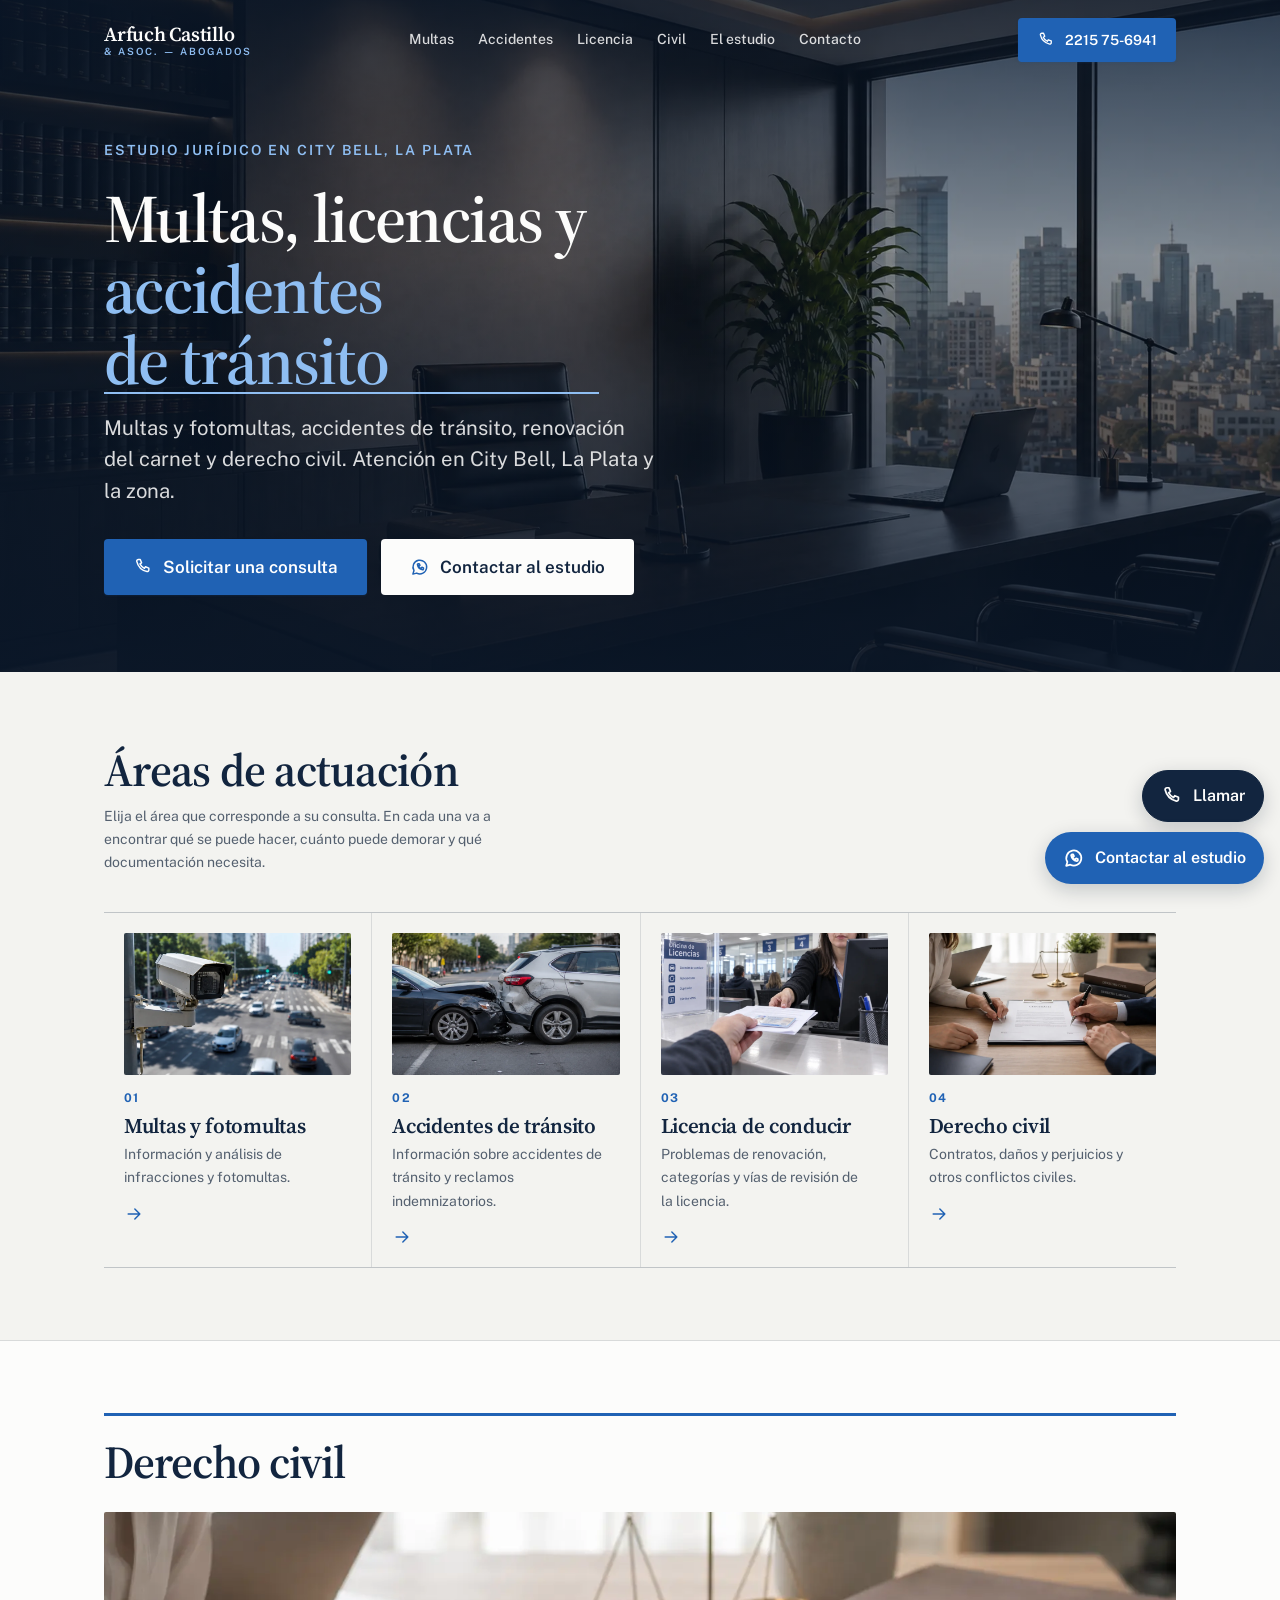
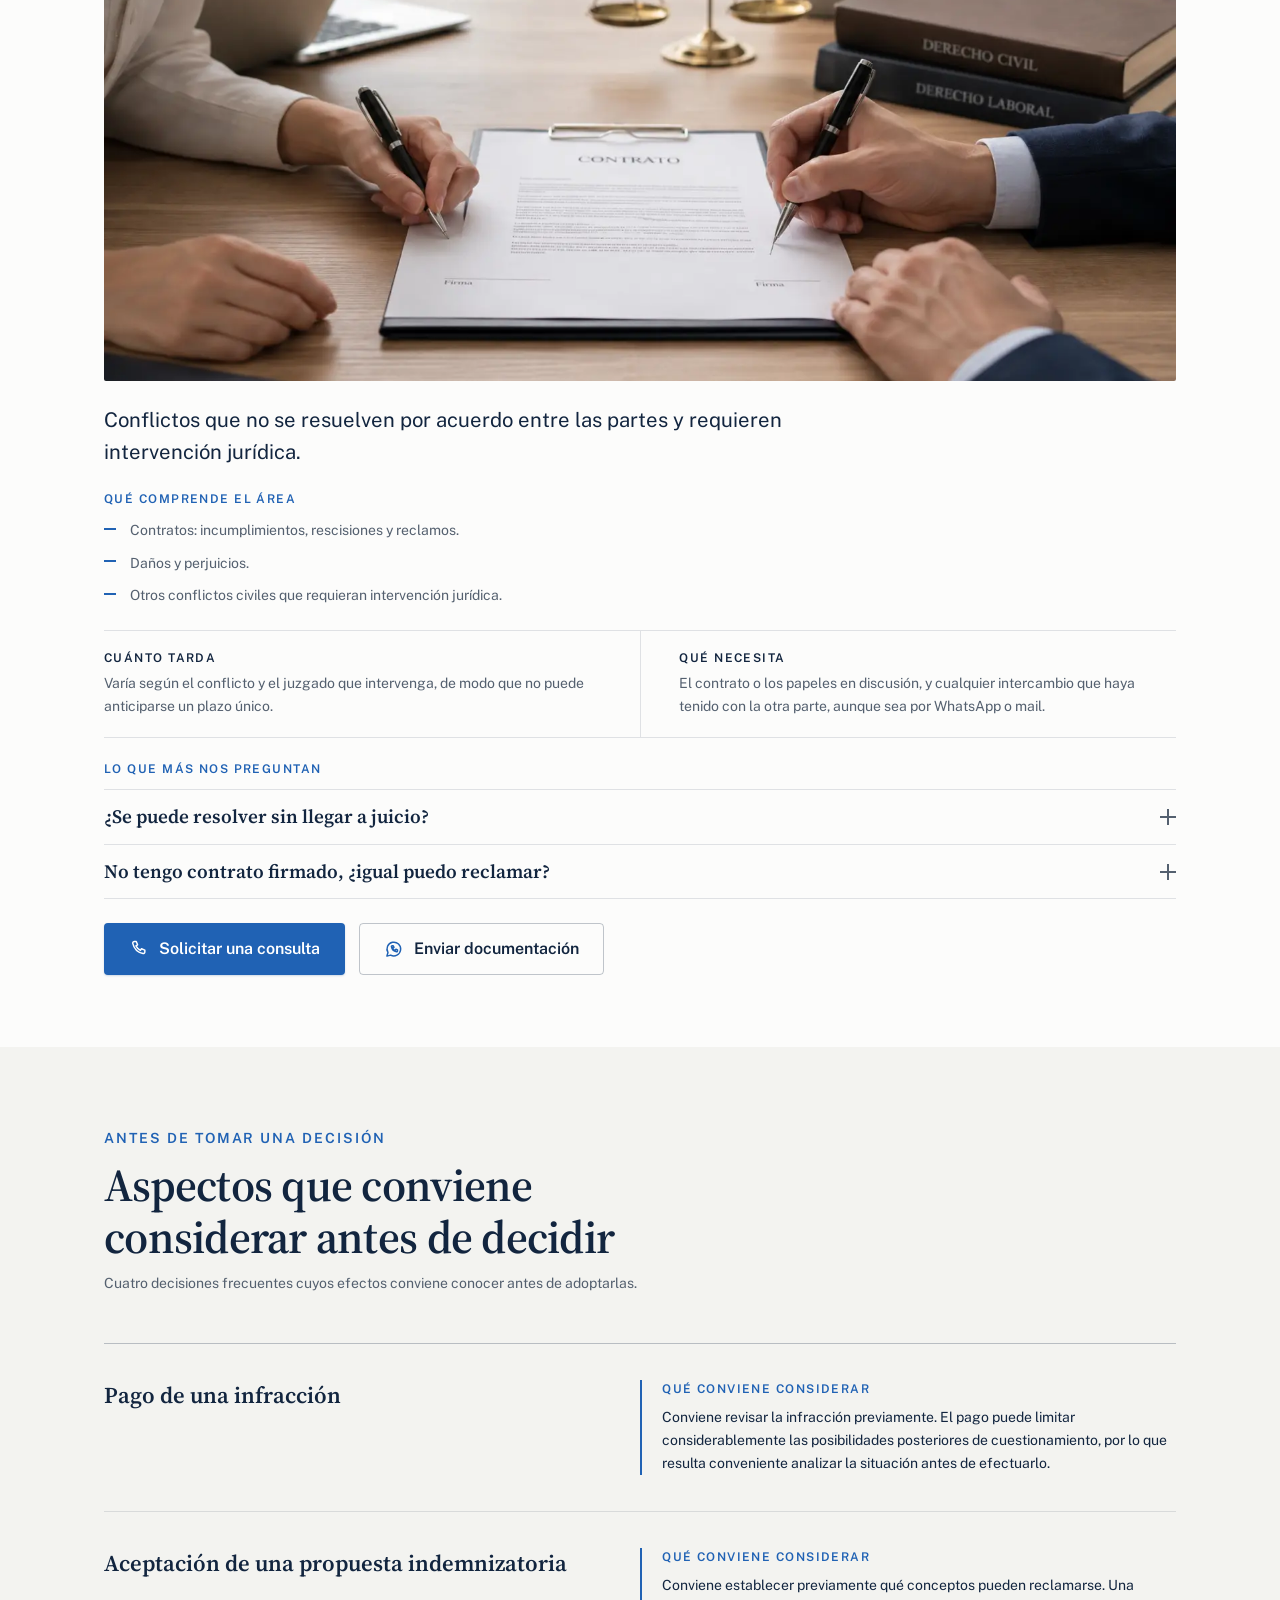
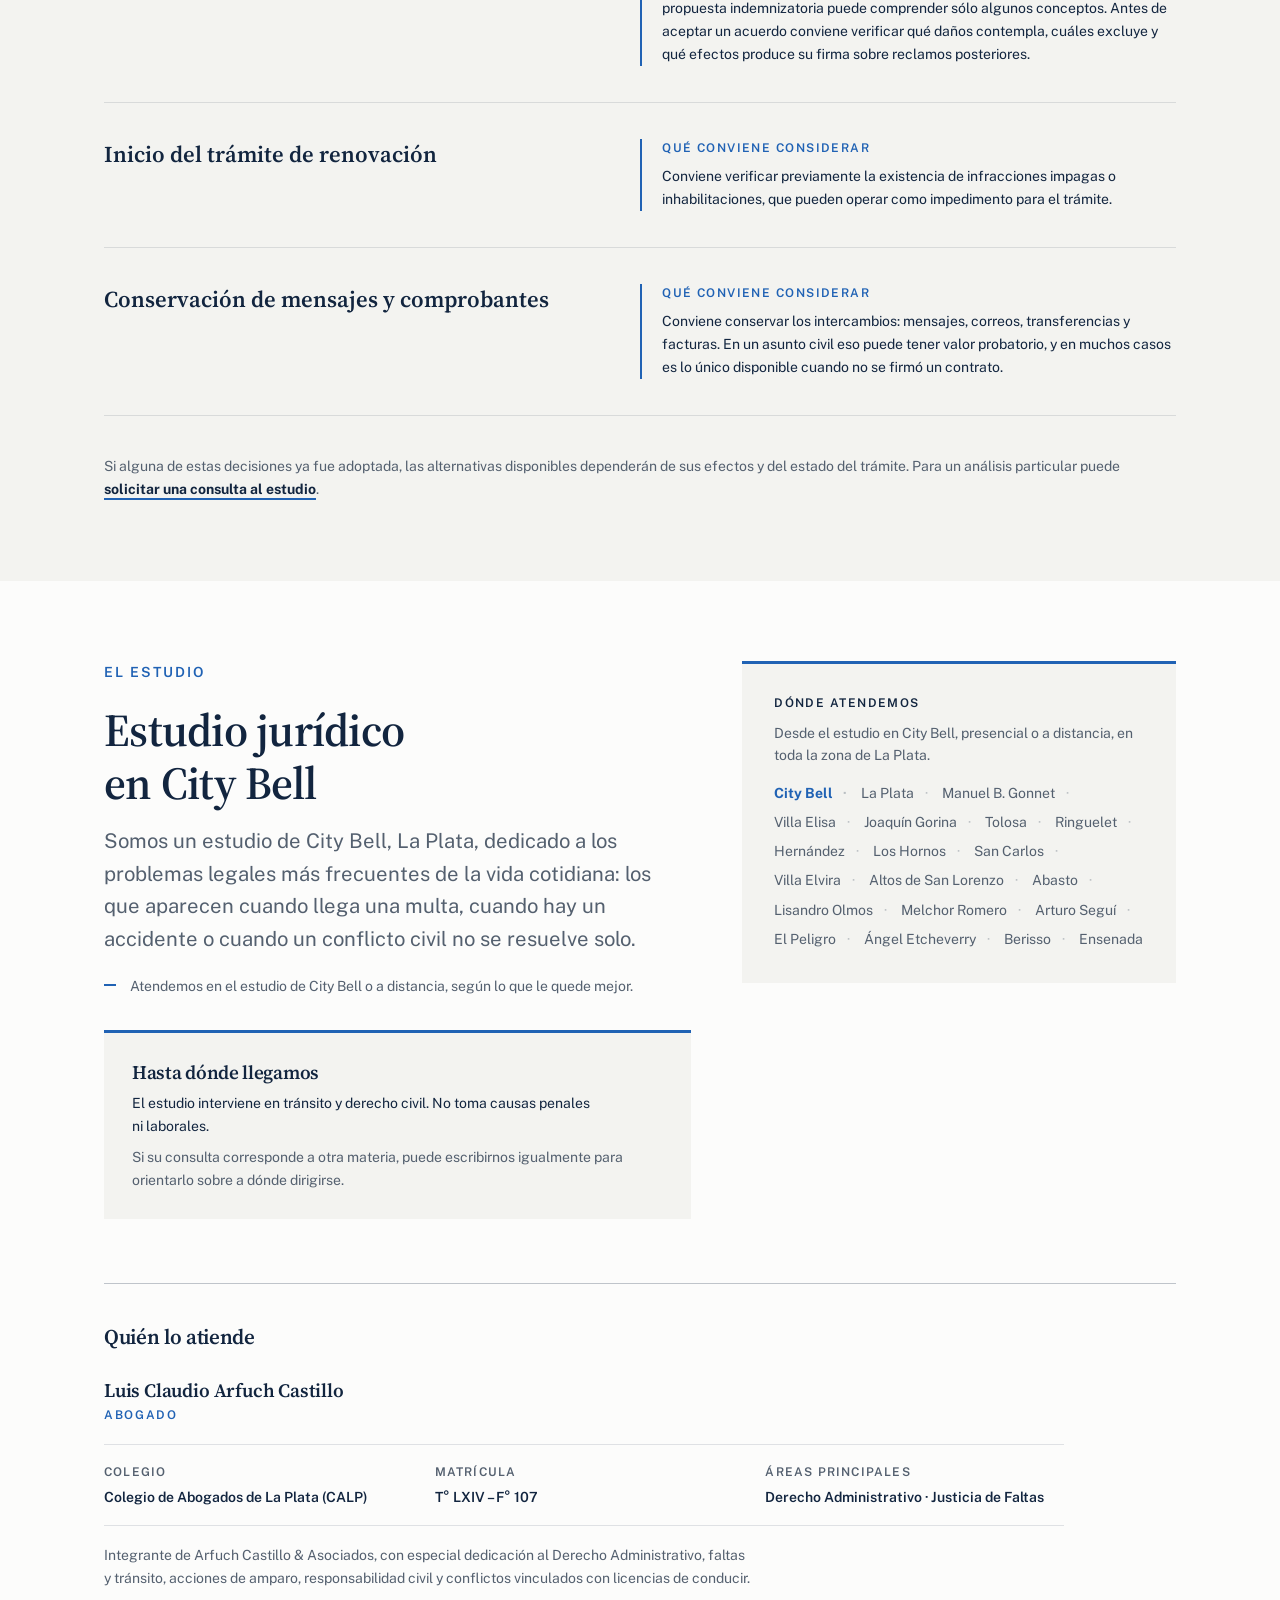
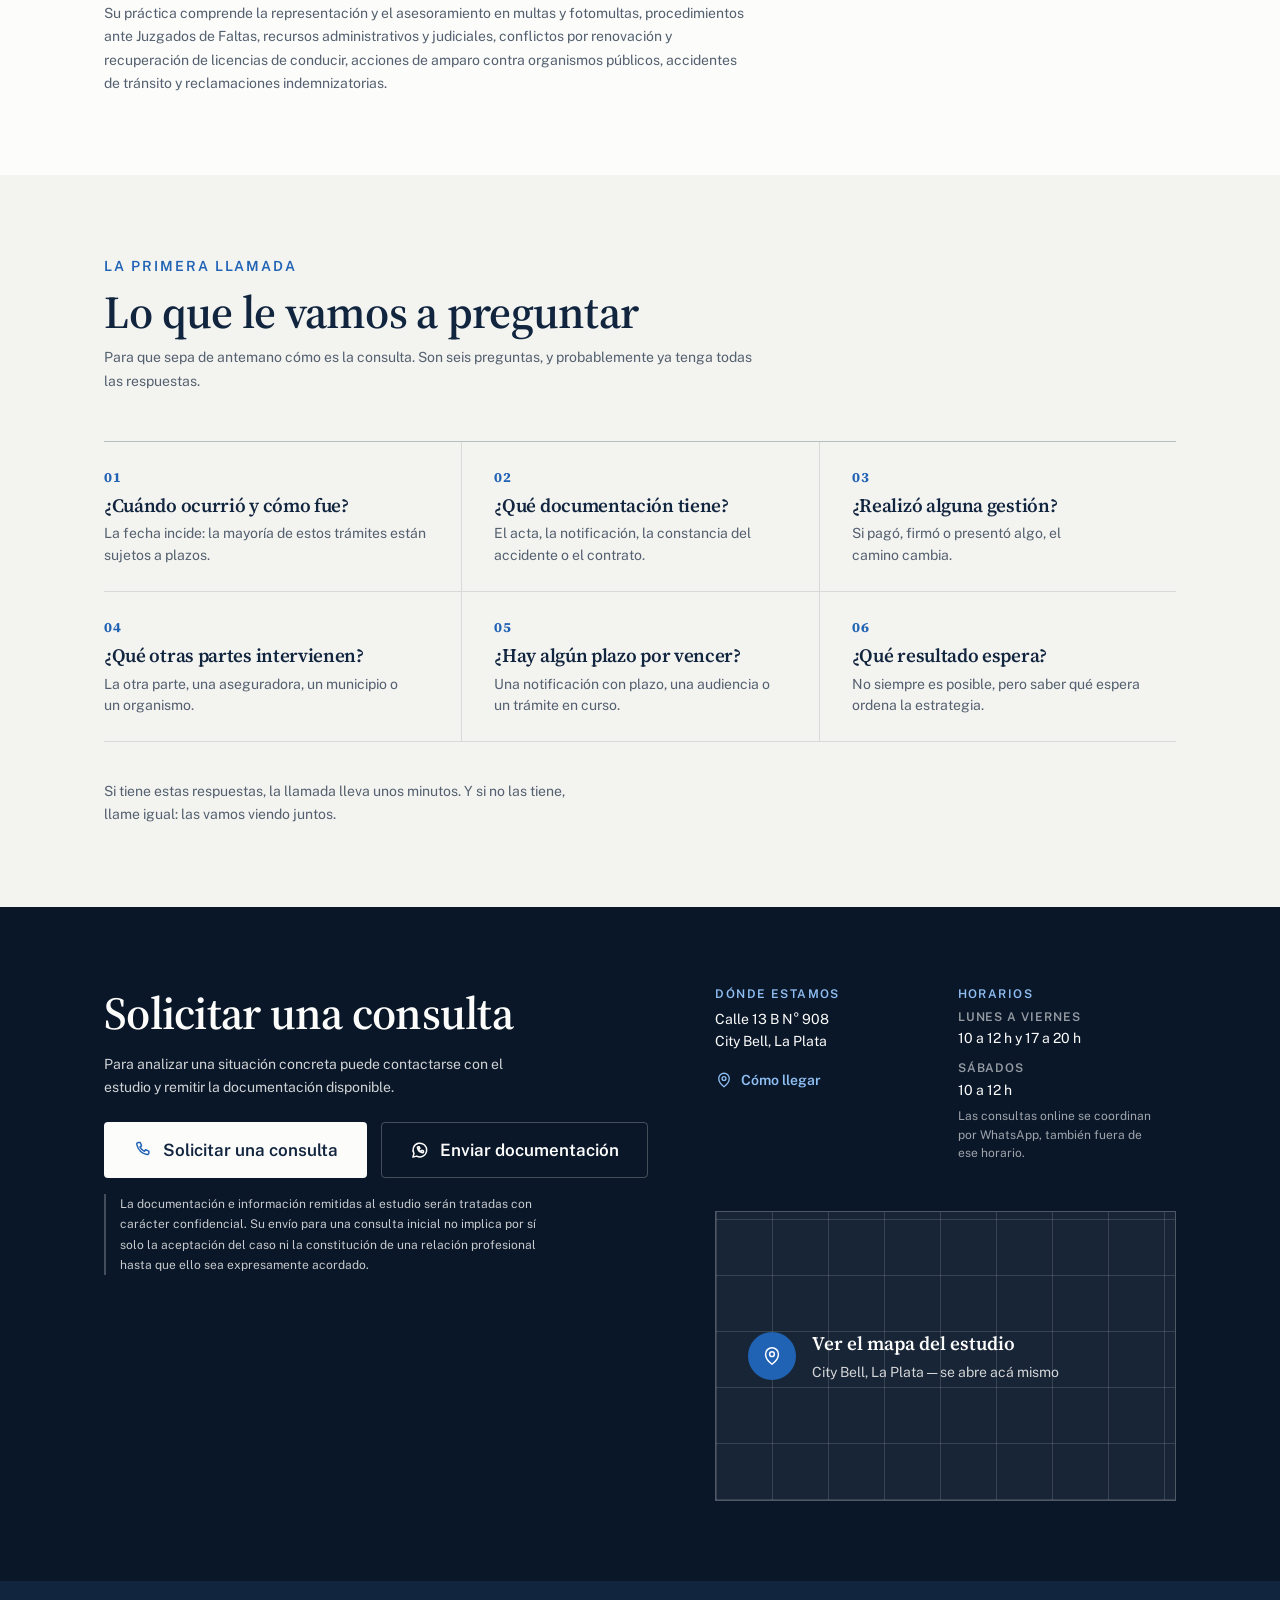
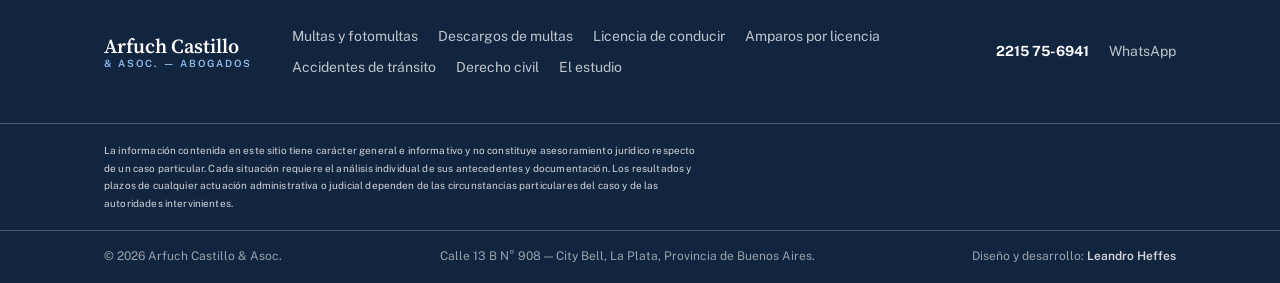
<file: index.html>
<!DOCTYPE html>
<html lang="es-AR">
<head>
<meta charset="utf-8">
<meta name="viewport" content="width=device-width, initial-scale=1">

<!-- ═══════════════════════════════════════════════════════════════════════
     ARFUCH CASTILLO & ASOC. — Estudio Jurídico
     City Bell, La Plata, Buenos Aires

     ARQUITECTURA: el sitio no se organiza por secciones de marketing sino
     POR CASO. Cuatro bloques autocontenidos —multa, accidente, carnet,
     civil— y cada uno responde todo lo de ese tema: la situación, qué
     hacemos, cuánto tarda, qué traer, las preguntas de ese caso y su CTA.
     El visitante lee sólo el bloque que le toca.

     TELÉFONO Y WHATSAPP — ya cargado: +54 9 2215 75-6941
        2215 75-6941     → formato visible en pantalla
        +5492215756941   → formato tel: y schema
        5492215756941    → formato wa.me

     DIRECCIÓN — ya cargada: Calle 13 B N° 908, City Bell, La Plata
        Aparece en 6 lugares: este comentario, el JSON-LD, la sección de
        contacto, el enlace "Cómo llegar", el mapa diferido y el pie.

     ╔═════════════════════════════════════════════════════════════╗
     ║  REGLA PERMANENTE — LEER ANTES DE AGREGAR O EDITAR CUALQUIER TEXTO   ║
     ║  Rige también para campañas, landing pages, banners y publicaciones   ║
     ║  conectadas a esta web.                                              ║
     ╚═════════════════════════════════════════════════════════════╝

     La Ley 5.177 de la Provincia de Buenos Aires admite identificar, además
     del nombre, domicilio, títulos y horarios, el FUERO, la MATERIA o los
     ASUNTOS a los que el abogado se dedica especialmente. Nombrar las áreas
     no es el problema; la forma de presentarlas sí.

     NO INCORPORAR, EN NINGUNA VERSIÓN FUTURA:

       1. Promesas de éxito o resultado: "le anulamos la multa", "recuperamos
          su licencia", "ganamos su amparo", "cobrará X", "resultado
          garantizado".
       2. Promesas de plazo: "en 48 horas", "en 7 días", "solución inmediata".
          → EXCEPCIÓN: sí puede describirse objetivamente un PLAZO LEGAL,
            siempre que quede claro que no es un plazo de resultado
            profesional. Es lo que hace hoy el sitio: habla de plazos
            perentorios del procedimiento y repite que el tiempo de
            resolución no puede anticiparse.
       3. Porcentajes o estadísticas de éxito con fin promocional:
          "95 % de casos ganados", "más de 500 multas anuladas".
       4. Testimonios de clientes que describan resultados de asuntos
          concretos, montos indemnizatorios, sentencias favorables o multas
          eliminadas.
       5. Comparaciones o descalificaciones: "otros abogados no saben",
          "desconfíe de…", "las aseguradoras siempre pagan menos", "los
          municipios actúan ilegalmente".
       6. Autoelogio: "expertos", "especialistas", "líderes", "los mejores",
          "número 1" — salvo título formal efectivamente acreditado y usado
          de manera estrictamente objetiva.
       7. Banners de urgencia comercial sin plazo real del expediente:
          temporizadores, "última oportunidad", "hoy solamente", "no pierda
          su derecho".
       8. Escritos, expedientes, fotografías, nombres o detalles
          identificables de clientes y casos en trámite como material
          promocional.

     Tampoco `priceRange`, `offers`, `aggregateRating` ni `review` en el
     JSON-LD: Google los muestra como señales comerciales del negocio.

     CÓMO SE REDACTA:
       · Afirmaciones jurídicas en términos defendibles: "puede corresponder",
         "en determinados casos", "según las circunstancias", "debe analizarse".
         Evitar "siempre", "nunca", "garantizamos", "seguro que".
       · Advertencias en forma objetiva, nunca alarmista.
       · Llamados a la acción — sólo estos cuatro, neutros y repetibles:
         "Solicitar una consulta", "Enviar documentación", "Consultar el caso",
         "Contactar al estudio".
       · El sitio explica LA MATERIA, no lo que hace el estudio.

     ⚠ Antes de publicidad paga o campañas, revisar el criterio vigente del
       COLEGIO DE ABOGADOS DE LA PLATA.
     ⚠ Las IMÁGENES también cuentan: revisar que no lleven texto incrustado
       con plazos, montos o datos que contradigan estas reglas.

     DOMINIO — ya cargado: arfuchcastillo.com.ar
        Aparece en 4 lugares del <head>: canonical, og:url, og:image y el
        campo "url" del JSON-LD. Se usa SIN www. Si en el hosting se
        conecta también el www, hay que redirigirlo al dominio pelado:
        servir el mismo contenido en las dos direcciones divide el SEO.
     ═══════════════════════════════════════════════════════════════════════ -->

<title>Arfuch Castillo &amp; Asoc. | Abogados en City Bell, La Plata</title>
<meta name="description" content="Estudio jurídico en City Bell, La Plata. Multas y fotomultas, licencia de conducir, accidentes de tránsito y derecho civil.">
<meta name="author" content="Arfuch Castillo &amp; Asoc.">
<meta name="robots" content="index, follow">
<link rel="canonical" href="https://arfuchcastillo.com.ar/">

<meta property="og:type" content="website">
<meta property="og:locale" content="es_AR">
<meta property="og:site_name" content="Arfuch Castillo &amp; Asoc.">
<meta property="og:title" content="Arfuch Castillo &amp; Asoc. — Abogados en City Bell, La Plata">
<meta property="og:description" content="Multas y fotomultas, carnet de conducir, accidentes de tránsito y derecho civil. City Bell, La Plata.">
<meta property="og:url" content="https://arfuchcastillo.com.ar/">
<meta property="og:image" content="https://arfuchcastillo.com.ar/assets/img/og-arfuch-castillo.jpg">
<meta property="og:image:width" content="1200">
<meta property="og:image:height" content="630">
<meta property="og:image:alt" content="Estudio jurídico Arfuch Castillo &amp; Asoc. en City Bell, La Plata.">
<meta name="twitter:card" content="summary_large_image">

<meta name="theme-color" content="#12253F">
<link rel="icon" href="assets/img/favicon.svg" type="image/svg+xml">

<link rel="preconnect" href="https://fonts.googleapis.com">
<link rel="preconnect" href="https://fonts.gstatic.com" crossorigin>
<link rel="stylesheet" href="https://fonts.googleapis.com/css2?family=Public+Sans:wght@400;500;600;700&amp;family=Source+Serif+4:opsz,wght@8..60,400;8..60,600;8..60,700&amp;display=swap">
<link rel="stylesheet" href="assets/css/styles.css">

<!-- ⚠ GOOGLE ANALYTICS / SEARCH CONSOLE — pendientes de conectar.

     Analytics 4: pegar el fragmento de gtag JUSTO ACÁ, en las 6 páginas.
     El sitio ya trae 70 ganchos `data-evento` en los enlaces de teléfono y de
     WhatsApp (tel-barra, wa-cierre-multas, wa-barra-fija, etc.), pensados para
     medir qué área genera cada consulta. Una vez instalado gtag alcanza con un
     listener sobre [data-evento] para reportarlos como eventos; sin eso sólo
     se ve el total de visitas y no de dónde salen las consultas, que es el
     dato que importa.

     Search Console: verificar por DNS —preferible, no depende del HTML— o
     pegando acá la meta-tag que entrega Google. Después enviar
     https://arfuchcastillo.com.ar/sitemap.xml -->

<!-- SEO local. El estudio no tiene redes sociales: por eso no hay
     sameAs ni enlaces a perfiles. -->

<!-- ⚠ AL CREAR EL PERFIL DE EMPRESA DE GOOGLE, agregar estos dos campos al
     JSON-LD de arriba (van dentro del objeto, antes del cierre):

       "geo": {
         "@type": "GeoCoordinates",
         "latitude": "-00.000000",
         "longitude": "-00.000000"
       },
       "sameAs": ["URL del Perfil de Empresa de Google"]

     Las coordenadas se copian del propio Perfil una vez publicado; no se
     estiman, porque un pin mal ubicado es peor que ninguno. El `sameAs` es
     lo que le dice a Google que esta web y ese Perfil son el mismo negocio.

     Antes de crear el Perfil, verificar que el nombre, la direccion y el
     telefono coincidan EXACTAMENTE con los de este sitio:
       Arfuch Castillo & Asoc.
       Calle 13 B N° 908, City Bell, La Plata, Provincia de Buenos Aires
       +54 9 2215 75-6941
     Google contrasta esos tres datos entre el Perfil y la web. -->
<script type="application/ld+json">
{
  "@context": "https://schema.org",
  "@type": "LegalService",
  "@id": "https://arfuchcastillo.com.ar/#estudio",
  "name": "Arfuch Castillo & Asoc.",
  "description": "Estudio jurídico dedicado a multas y fotomultas, renovación del carnet de conducir, accidentes de tránsito y derecho civil. Atención en City Bell y en la zona de La Plata.",
  "url": "https://arfuchcastillo.com.ar/",
  "telephone": "+5492215756941",
  "openingHoursSpecification": [
    {
      "@type": "OpeningHoursSpecification",
      "dayOfWeek": [
        "Monday",
        "Tuesday",
        "Wednesday",
        "Thursday",
        "Friday"
      ],
      "opens": "10:00",
      "closes": "12:00"
    },
    {
      "@type": "OpeningHoursSpecification",
      "dayOfWeek": [
        "Monday",
        "Tuesday",
        "Wednesday",
        "Thursday",
        "Friday"
      ],
      "opens": "17:00",
      "closes": "20:00"
    },
    {
      "@type": "OpeningHoursSpecification",
      "dayOfWeek": "Saturday",
      "opens": "10:00",
      "closes": "12:00"
    }
  ],
  "address": {
    "@type": "PostalAddress",
    "streetAddress": "Calle 13 B N° 908",
    "addressLocality": "City Bell",
    "addressRegion": "Provincia de Buenos Aires",
    "postalCode": "1896",
    "addressCountry": "AR"
  },
  "hasMap": "https://www.google.com/maps?q=Calle+13+B+908,+City+Bell,+La+Plata,+Buenos+Aires,+Argentina",
  "areaServed": [
    {
      "@type": "City",
      "name": "City Bell",
      "containedInPlace": {
        "@type": "AdministrativeArea",
        "name": "Provincia de Buenos Aires"
      }
    },
    {
      "@type": "City",
      "name": "La Plata",
      "containedInPlace": {
        "@type": "AdministrativeArea",
        "name": "Provincia de Buenos Aires"
      }
    },
    {
      "@type": "City",
      "name": "Manuel B. Gonnet",
      "containedInPlace": {
        "@type": "AdministrativeArea",
        "name": "Provincia de Buenos Aires"
      }
    },
    {
      "@type": "City",
      "name": "Villa Elisa",
      "containedInPlace": {
        "@type": "AdministrativeArea",
        "name": "Provincia de Buenos Aires"
      }
    },
    {
      "@type": "City",
      "name": "Joaquín Gorina",
      "containedInPlace": {
        "@type": "AdministrativeArea",
        "name": "Provincia de Buenos Aires"
      }
    },
    {
      "@type": "City",
      "name": "Tolosa",
      "containedInPlace": {
        "@type": "AdministrativeArea",
        "name": "Provincia de Buenos Aires"
      }
    },
    {
      "@type": "City",
      "name": "Ringuelet",
      "containedInPlace": {
        "@type": "AdministrativeArea",
        "name": "Provincia de Buenos Aires"
      }
    },
    {
      "@type": "City",
      "name": "Hernández",
      "containedInPlace": {
        "@type": "AdministrativeArea",
        "name": "Provincia de Buenos Aires"
      }
    },
    {
      "@type": "City",
      "name": "Los Hornos",
      "containedInPlace": {
        "@type": "AdministrativeArea",
        "name": "Provincia de Buenos Aires"
      }
    },
    {
      "@type": "City",
      "name": "San Carlos",
      "containedInPlace": {
        "@type": "AdministrativeArea",
        "name": "Provincia de Buenos Aires"
      }
    },
    {
      "@type": "City",
      "name": "Villa Elvira",
      "containedInPlace": {
        "@type": "AdministrativeArea",
        "name": "Provincia de Buenos Aires"
      }
    },
    {
      "@type": "City",
      "name": "Altos de San Lorenzo",
      "containedInPlace": {
        "@type": "AdministrativeArea",
        "name": "Provincia de Buenos Aires"
      }
    },
    {
      "@type": "City",
      "name": "Abasto",
      "containedInPlace": {
        "@type": "AdministrativeArea",
        "name": "Provincia de Buenos Aires"
      }
    },
    {
      "@type": "City",
      "name": "Lisandro Olmos",
      "containedInPlace": {
        "@type": "AdministrativeArea",
        "name": "Provincia de Buenos Aires"
      }
    },
    {
      "@type": "City",
      "name": "Melchor Romero",
      "containedInPlace": {
        "@type": "AdministrativeArea",
        "name": "Provincia de Buenos Aires"
      }
    },
    {
      "@type": "City",
      "name": "Arturo Seguí",
      "containedInPlace": {
        "@type": "AdministrativeArea",
        "name": "Provincia de Buenos Aires"
      }
    },
    {
      "@type": "City",
      "name": "El Peligro",
      "containedInPlace": {
        "@type": "AdministrativeArea",
        "name": "Provincia de Buenos Aires"
      }
    },
    {
      "@type": "City",
      "name": "Ángel Etcheverry",
      "containedInPlace": {
        "@type": "AdministrativeArea",
        "name": "Provincia de Buenos Aires"
      }
    },
    {
      "@type": "City",
      "name": "Berisso",
      "containedInPlace": {
        "@type": "AdministrativeArea",
        "name": "Provincia de Buenos Aires"
      }
    },
    {
      "@type": "City",
      "name": "Ensenada",
      "containedInPlace": {
        "@type": "AdministrativeArea",
        "name": "Provincia de Buenos Aires"
      }
    }
  ],
  "availableLanguage": "Spanish",
  "knowsAbout": [
    "Derecho Administrativo",
    "Justicia de Faltas",
    "Multas y fotomultas",
    "Descargos y recursos administrativos",
    "Licencias de conducir",
    "Acciones de amparo",
    "Accidentes de tránsito",
    "Responsabilidad civil",
    "Derecho civil"
  ],
  "employee": {
    "@type": "Attorney",
    "name": "Luis Claudio Arfuch Castillo",
    "jobTitle": "Abogado",
    "worksFor": {
      "@type": "LegalService",
      "name": "Arfuch Castillo & Asoc."
    },
    "memberOf": {
      "@type": "Organization",
      "name": "Colegio de Abogados de La Plata (CALP)"
    },
    "identifier": "T° LXIV – F° 107",
    "knowsAbout": [
      "Derecho Administrativo",
      "Justicia de Faltas",
      "Multas y fotomultas",
      "Licencias de conducir",
      "Acciones de amparo",
      "Accidentes de tránsito",
      "Responsabilidad civil"
    ],
    "areaServed": {
      "@type": "AdministrativeArea",
      "name": "Provincia de Buenos Aires"
    }
  }
}
</script>
</head>

<body>

<a class="salto-contenido" href="#portada">Ir al contenido principal</a>

<!-- ══════════════════════════════════════════════════════════════════════
     BARRA SUPERIOR
     Arranca transparente sobre la foto de portada y se vuelve sólida al
     desplazarse. Los enlaces son los cuatro casos, no secciones genéricas.
     ══════════════════════════════════════════════════════════════════ -->
<header class="barra" id="barra">
  <div class="barra__interior">

    <a class="marca" href="#portada" aria-label="Arfuch Castillo y Asociados — inicio">
      <span class="marca__nombre">Arfuch Castillo</span>
      <span class="marca__complemento">&amp; Asoc. — Abogados</span>
    </a>

    <nav class="barra__nav" aria-label="Navegación principal">
      <a href="multas-fotomultas-provincia-buenos-aires/">Multas</a>
      <a href="abogado-accidentes-transito/">Accidentes</a>
      <a href="problemas-renovacion-licencia-conducir/">Licencia</a>
      <a href="#caso-civil">Civil</a>
      <a href="#estudio">El estudio</a>
      <a href="#contacto">Contacto</a>
    </nav>

    <div class="barra__acciones">
      <a class="boton boton--principal boton--compacto" href="tel:+5492215756941" data-evento="tel-barra">
        <svg viewBox="0 0 24 24" fill="none" stroke="currentColor" stroke-width="1.75" stroke-linecap="round" stroke-linejoin="round" aria-hidden="true">
          <path d="M6.5 3h2.2l1.6 4-2 1.3a12.5 12.5 0 0 0 5.4 5.4l1.3-2 4 1.6v2.2a2 2 0 0 1-2.2 2A16.5 16.5 0 0 1 4.5 5.2 2 2 0 0 1 6.5 3z"></path>
        </svg>
        <span class="boton__texto">2215 75-6941</span>
      </a>

      <button class="menu-boton" type="button" aria-label="Abrir menú" aria-expanded="false" aria-controls="menu-movil">
        <span class="menu-boton__lineas" aria-hidden="true"><i></i><i></i><i></i></span>
      </button>
    </div>

  </div>

  <nav class="menu-movil" id="menu-movil" aria-label="Navegación principal (móvil)" hidden>
    <ul class="menu-movil__lista">
      <li><a href="#casos">Su consulta</a></li>
      <li><a href="multas-fotomultas-provincia-buenos-aires/">Multas y fotomultas</a></li>
      <li><a href="abogado-accidentes-transito/">Accidentes de tránsito</a></li>
      <li><a href="descargo-multas-transito/">Descargos de multas</a></li>
      <li><a href="problemas-renovacion-licencia-conducir/">Licencia de conducir</a></li>
      <li><a href="amparo-licencia-conducir/">Amparos por licencia</a></li>
      <li><a href="#caso-civil">Derecho civil</a></li>
      <li><a href="#errores">Antes de decidir</a></li>
      <li><a href="#estudio">El estudio</a></li>
      <li><a href="#llamada">La primera llamada</a></li>
      <li><a href="#contacto">Contacto</a></li>
    </ul>
    <div class="menu-movil__pie">
      <a class="boton boton--principal boton--ancho" href="tel:+5492215756941" data-evento="tel-menu">
        <svg viewBox="0 0 24 24" fill="none" stroke="currentColor" stroke-width="1.75" stroke-linecap="round" stroke-linejoin="round" aria-hidden="true">
          <path d="M6.5 3h2.2l1.6 4-2 1.3a12.5 12.5 0 0 0 5.4 5.4l1.3-2 4 1.6v2.2a2 2 0 0 1-2.2 2A16.5 16.5 0 0 1 4.5 5.2 2 2 0 0 1 6.5 3z"></path>
        </svg>
        Contactar al estudio
      </a>
    </div>
  </nav>
</header>

<main>

  <!-- ════════════════════════════════════════════════════════════════════
       PORTADA
       Foto a sangre con velo de tinta y el titular anclado abajo a la
       izquierda. Sin composición centrada y sin fila de estadísticas.
       ════════════════════════════════════════════════════════════════ -->
  <section class="portada" id="portada" aria-labelledby="portada-titulo">
    <!-- El estudio no usa fotos propias ni de la oficina: la imagen es
         ambiental, sin personas reconocibles. -->
    <img class="portada__foto"
         src="assets/img/heroImage.webp"
         alt="Avenida de La Plata con tránsito"
         width="2400" height="1300" fetchpriority="high" decoding="async">

    <div class="portada__contenido contenedor">
      <p class="ante-titulo ante-titulo--claro">Estudio jurídico en City Bell, La&nbsp;Plata</p>
      <h1 class="portada__titulo" id="portada-titulo">
        Multas, licencias y <span class="destacado">accidentes de tránsito</span>
      </h1>
      <p class="portada__bajada">
        Multas y fotomultas, accidentes de tránsito, renovación del carnet y derecho civil. Atención en City Bell, La Plata y la zona.
      </p>

      <div class="portada__acciones" id="portada-acciones">
        <a class="boton boton--principal boton--grande" href="tel:+5492215756941" data-evento="tel-portada">
          <svg viewBox="0 0 24 24" fill="none" stroke="currentColor" stroke-width="1.75" stroke-linecap="round" stroke-linejoin="round" aria-hidden="true">
            <path d="M6.5 3h2.2l1.6 4-2 1.3a12.5 12.5 0 0 0 5.4 5.4l1.3-2 4 1.6v2.2a2 2 0 0 1-2.2 2A16.5 16.5 0 0 1 4.5 5.2 2 2 0 0 1 6.5 3z"></path>
          </svg>
          Solicitar una consulta
        </a>
        <a class="boton boton--claro boton--grande"
           href="https://wa.me/5492215756941?text=Hola%2C%20quiero%20consultar%20sobre..."
           target="_blank" rel="noopener" data-evento="wa-portada">
          <svg viewBox="0 0 24 24" fill="none" stroke="currentColor" stroke-width="1.75" stroke-linecap="round" stroke-linejoin="round" aria-hidden="true">
            <path d="M3.5 20.5l1.3-4.2A8.2 8.2 0 1 1 8 19.3l-4.5 1.2z"></path>
            <path d="M9 9.2c.2 1 .7 2 1.5 2.8.8.8 1.8 1.3 2.8 1.5l1-1.2 1.9.9v1.3c0 .5-.5 1-1.1.9a7.6 7.6 0 0 1-6.2-6.2c-.1-.6.4-1.1.9-1.1h1.3l.9 1.9-1 1.2z"></path>
          </svg>
          Contactar al estudio
        </a>
      </div>
    </div>
  </section>


  <!-- ════════════════════════════════════════════════════════════════════
       CONTANOS TU PROBLEMA — la navegación real del sitio.
       Los accesos se titulan por materia jurídica y no por la anécdota
       del cliente: le da entidad al tema y evita el registro coloquial.
       ════════════════════════════════════════════════════════════════ -->
  <section class="casos-indice" id="casos" aria-labelledby="casos-titulo">
    <div class="contenedor">
      <div class="casos-indice__encabezado">
        <h2 class="casos-indice__titulo" id="casos-titulo">Áreas de actuación</h2>
        <p class="casos-indice__nota">
          Elija el área que corresponde a su consulta. En cada una va a
          encontrar qué se puede hacer, cuánto puede demorar y qué
          documentación necesita.
        </p>
      </div>

      <ul class="casos-indice__lista">
        <li>
          <a class="acceso" href="multas-fotomultas-provincia-buenos-aires/">
            <span class="acceso__foto">
              <img src="assets/img/fotomultaImage.webp" alt="" width="1600" height="1000" loading="lazy" decoding="async">
            </span>
            <span class="acceso__cuerpo">
              <span class="acceso__numero" aria-hidden="true">01</span>
              <span class="acceso__titulo">Multas y fotomultas</span>
              <span class="acceso__nota">Información y análisis de infracciones y fotomultas.</span>
            </span>
            <svg class="acceso__flecha" viewBox="0 0 24 24" fill="none" stroke="currentColor" stroke-width="1.75" stroke-linecap="round" stroke-linejoin="round" aria-hidden="true">
              <path d="M5 12h14M13 6l6 6-6 6"></path>
            </svg>
          </a>
        </li>

        <li>
          <a class="acceso" href="abogado-accidentes-transito/">
            <span class="acceso__foto">
              <img src="assets/img/accidenteImage.webp" alt="" width="1600" height="1000" loading="lazy" decoding="async">
            </span>
            <span class="acceso__cuerpo">
              <span class="acceso__numero" aria-hidden="true">02</span>
              <span class="acceso__titulo">Accidentes de tránsito</span>
              <span class="acceso__nota">Información sobre accidentes de tránsito y reclamos indemnizatorios.</span>
            </span>
            <svg class="acceso__flecha" viewBox="0 0 24 24" fill="none" stroke="currentColor" stroke-width="1.75" stroke-linecap="round" stroke-linejoin="round" aria-hidden="true">
              <path d="M5 12h14M13 6l6 6-6 6"></path>
            </svg>
          </a>
        </li>

        <li>
          <a class="acceso" href="problemas-renovacion-licencia-conducir/">
            <span class="acceso__foto">
              <img src="assets/img/carnetImage.webp" alt="" width="1600" height="1000" loading="lazy" decoding="async">
            </span>
            <span class="acceso__cuerpo">
              <span class="acceso__numero" aria-hidden="true">03</span>
              <span class="acceso__titulo">Licencia de conducir</span>
              <span class="acceso__nota">Problemas de renovación, categorías y vías de revisión de la licencia.</span>
            </span>
            <svg class="acceso__flecha" viewBox="0 0 24 24" fill="none" stroke="currentColor" stroke-width="1.75" stroke-linecap="round" stroke-linejoin="round" aria-hidden="true">
              <path d="M5 12h14M13 6l6 6-6 6"></path>
            </svg>
          </a>
        </li>

        <li>
          <a class="acceso" href="#caso-civil">
            <span class="acceso__foto">
              <img src="assets/img/civilImage.webp" alt="" width="1600" height="1000" loading="lazy" decoding="async">
            </span>
            <span class="acceso__cuerpo">
              <span class="acceso__numero" aria-hidden="true">04</span>
              <span class="acceso__titulo">Derecho civil</span>
              <span class="acceso__nota">Contratos, daños y perjuicios y otros conflictos civiles.</span>
            </span>
            <svg class="acceso__flecha" viewBox="0 0 24 24" fill="none" stroke="currentColor" stroke-width="1.75" stroke-linecap="round" stroke-linejoin="round" aria-hidden="true">
              <path d="M5 12h14M13 6l6 6-6 6"></path>
            </svg>
          </a>
        </li>
      </ul>
    </div>
  </section>


  <!-- ═════════════════════════════════════════════════════════════════════
       DERECHO CIVIL
       Es la única área que se desarrolla en la home. Las otras cuatro
       tienen página propia —/multas-fotomultas-provincia-buenos-aires/,
       /descargo-multas-transito/, /problemas-renovacion-licencia-conducir/,
       /amparo-licencia-conducir/ y /abogado-accidentes-transito/— y acá
       sólo se las presenta desde el índice de arriba. Así la home no le
       compite a sus propias páginas por la misma búsqueda.
       ════════════════════════════════════════════════════════════════ -->
  <section class="casos" aria-labelledby="caso-civil-titulo">
    <div class="contenedor">
      <div class="casos__contenido">

        <article class="caso" id="caso-civil" aria-labelledby="caso-civil-titulo">
          <header class="caso__encabezado">
            <h2 class="caso__titulo" id="caso-civil-titulo">Derecho civil</h2>
          </header>

          <img class="caso__foto" src="assets/img/civilImage.webp"
               alt="Firma de un contrato" width="1600" height="1000"
               loading="lazy" decoding="async">

          <p class="caso__lead">
            Conflictos que no se resuelven por acuerdo entre las partes y requieren intervención jurídica.
          </p>

          <div class="caso__hacemos">
            <h3 class="caso__subtitulo">Qué comprende el área</h3>
            <!-- ⚠ COMPLETAR con el listado real de materias civiles del
                 estudio. La propuesta sólo nombraba contratos y daños. -->
            <ul class="lista-marcada">
              <li>Contratos: incumplimientos, rescisiones y reclamos.</li>
              <li>Daños y perjuicios.</li>
              <li>Otros conflictos civiles que requieran intervención jurídica.</li>
            </ul>
          </div>

          <div class="caso__datos">
            <div class="ficha">
              <h3 class="ficha__rotulo">Cuánto tarda</h3>
              <p class="ficha__texto">
                Varía según el conflicto y el juzgado que intervenga, de modo que no puede anticiparse un plazo único.
              </p>
            </div>
            <div class="ficha">
              <h3 class="ficha__rotulo">Qué necesita</h3>
              <p class="ficha__texto">
                El contrato o los papeles en discusión, y cualquier intercambio
                que haya tenido con la otra parte, aunque sea por WhatsApp o
                mail.
              </p>
            </div>
          </div>

          <div class="caso__preguntas">
            <h3 class="caso__subtitulo">Lo que más nos preguntan</h3>
            <details class="pregunta">
              <summary><span>¿Se puede resolver sin llegar a juicio?</span><span class="pregunta__signo" aria-hidden="true"></span></summary>
              <div class="pregunta__respuesta"><p>En muchos casos sí, y suele convenir: por lo general resulta más rápido y menos costoso. Antes de demandar puede intentarse un reclamo formal o una negociación, y si no prospera queda abierta la vía judicial.</p></div>
            </details>
            <details class="pregunta">
              <summary><span>No tengo contrato firmado, ¿igual puedo reclamar?</span><span class="pregunta__signo" aria-hidden="true"></span></summary>
              <div class="pregunta__respuesta"><p>En muchos casos sí. Los mensajes, transferencias, facturas y testigos pueden tener valor probatorio, según las circunstancias.</p></div>
            </details>
          </div>


          <div class="caso__acciones">
            <a class="boton boton--principal" href="tel:+5492215756941" data-evento="tel-civil">
              <svg viewBox="0 0 24 24" fill="none" stroke="currentColor" stroke-width="1.75" stroke-linecap="round" stroke-linejoin="round" aria-hidden="true">
                <path d="M6.5 3h2.2l1.6 4-2 1.3a12.5 12.5 0 0 0 5.4 5.4l1.3-2 4 1.6v2.2a2 2 0 0 1-2.2 2A16.5 16.5 0 0 1 4.5 5.2 2 2 0 0 1 6.5 3z"></path>
              </svg>
              Solicitar una consulta
            </a>
            <a class="boton boton--secundario"
               href="https://wa.me/5492215756941?text=Hola%2C%20quiero%20consultar%20sobre%20un%20asunto%20civil."
               target="_blank" rel="noopener" data-evento="wa-civil">
              <svg viewBox="0 0 24 24" fill="none" stroke="currentColor" stroke-width="1.75" stroke-linecap="round" stroke-linejoin="round" aria-hidden="true">
                <path d="M3.5 20.5l1.3-4.2A8.2 8.2 0 1 1 8 19.3l-4.5 1.2z"></path>
                <path d="M9 9.2c.2 1 .7 2 1.5 2.8.8.8 1.8 1.3 2.8 1.5l1-1.2 1.9.9v1.3c0 .5-.5 1-1.1.9a7.6 7.6 0 0 1-6.2-6.2c-.1-.6.4-1.1.9-1.1h1.3l.9 1.9-1 1.2z"></path>
              </svg>
              Enviar documentación
            </a>
          </div>
        </article>

      </div>
    </div>
  </section>


  <!-- ════════════════════════════════════════════════════════════════════
       ERRORES QUE CONVIENE EVITAR

       Concepto: en vez de vender lo que hace el estudio, advierte lo que la
       gente hace mal. Cada error se compone como una corrección: la acción
       equivocada tachada y, debajo, qué hacer en su lugar. Los cuatro
       errores mapean 1 a 1 con los cuatro casos del sitio.
       ════════════════════════════════════════════════════════════════ -->
  <section class="errores" id="errores" aria-labelledby="errores-titulo">
    <div class="contenedor">

      <header class="errores__encabezado">
        <p class="ante-titulo">Antes de tomar una decisión</p>
        <h2 class="errores__titulo" id="errores-titulo">Aspectos que conviene considerar antes de decidir</h2>
        <p class="errores__nota">
          Cuatro decisiones frecuentes cuyos efectos conviene conocer antes de adoptarlas.
        </p>
      </header>

      <ol class="errores__lista">

        <li class="error">
          <p class="error__mal">
            <span class="error__frase">Pago de una infracción</span>
          </p>
          <div class="error__bien">
            <p class="error__rotulo">Qué conviene considerar</p>
            <p class="error__texto">
              Conviene revisar la infracción previamente. El pago puede limitar considerablemente las posibilidades posteriores de cuestionamiento, por lo que resulta conveniente analizar la situación antes de efectuarlo.
            </p>
          </div>
        </li>

        <li class="error">
          <p class="error__mal">
            <span class="error__frase">Aceptación de una propuesta indemnizatoria</span>
          </p>
          <div class="error__bien">
            <p class="error__rotulo">Qué conviene considerar</p>
            <p class="error__texto">
              Conviene establecer previamente qué conceptos pueden reclamarse. Una propuesta indemnizatoria puede comprender sólo algunos conceptos. Antes de aceptar un acuerdo conviene verificar qué daños contempla, cuáles excluye y qué efectos produce su firma sobre reclamos posteriores.
            </p>
          </div>
        </li>

        <li class="error">
          <p class="error__mal">
            <span class="error__frase">Inicio del trámite de renovación</span>
          </p>
          <div class="error__bien">
            <p class="error__rotulo">Qué conviene considerar</p>
            <p class="error__texto">
              Conviene verificar previamente la existencia de infracciones impagas o inhabilitaciones, que pueden operar como impedimento para el trámite.
            </p>
          </div>
        </li>

        <li class="error">
          <p class="error__mal">
            <span class="error__frase">Conservación de mensajes y comprobantes</span>
          </p>
          <div class="error__bien">
            <p class="error__rotulo">Qué conviene considerar</p>
            <p class="error__texto">
              Conviene conservar los intercambios: mensajes, correos, transferencias y facturas. En un asunto civil eso puede tener valor probatorio, y en muchos casos es lo único disponible cuando no se firmó un contrato.
            </p>
          </div>
        </li>

      </ol>

      <p class="errores__cierre">
        Si alguna de estas decisiones ya fue adoptada, las alternativas disponibles dependerán de sus efectos y del estado del trámite. Para un análisis particular puede
        <a class="enlace-tel" href="tel:+5492215756941" data-evento="tel-errores">solicitar una consulta al estudio</a>.
      </p>

    </div>
  </section>




  <!-- ════════════════════════════════════════════════════════════════════
       EL ESTUDIO
       Absorbe "quiénes somos" y las credenciales que antes vivían en una
       sección de "por qué elegirnos" aparte.
       ════════════════════════════════════════════════════════════════ -->
  <section class="estudio" id="estudio" aria-labelledby="estudio-titulo">
    <div class="contenedor estudio__interior">

      <div class="estudio__texto">
        <p class="ante-titulo">El estudio</p>
        <h2 class="estudio__titulo" id="estudio-titulo">
          Estudio jurídico en City Bell
        </h2>
        <p class="estudio__lead">
          Somos un estudio de City Bell, La Plata, dedicado a los problemas
          legales más frecuentes de la vida cotidiana: los que aparecen cuando
          llega una multa, cuando hay un accidente o cuando un conflicto civil
          no se resuelve solo.
        </p>


        <ul class="lista-marcada estudio__rasgos">
          
          
          <li>Atendemos en el estudio de City Bell o a distancia, según lo que le quede mejor.</li>
        </ul>

        <!-- Bloque de alcance: qué materias toman y cuáles no. Acompaña a la
             ficha del profesional que va más abajo.
             ⚠ CONFIRMAR con el estudio qué materias excluir además de penal. -->
        <div class="alcance">
          <h3 class="alcance__titulo">Hasta dónde llegamos</h3>
          <p class="alcance__texto">
            El estudio interviene en tránsito y derecho civil. No toma causas penales ni laborales.
          </p>
          <p class="alcance__nota">
            Si su consulta corresponde a otra materia, puede escribirnos igualmente para orientarlo sobre a dónde dirigirse.
          </p>
        </div>
      </div>

      <!-- El estudio sigue sin usar fotos propias ni de la oficina: la ficha
           del profesional va sin retrato. Esta columna hace visible la
           cobertura por localidad, que es lo que más aporta al SEO local. -->
      <aside class="cobertura" aria-labelledby="cobertura-titulo">
        <h3 class="cobertura__titulo" id="cobertura-titulo">Dónde atendemos</h3>
        <p class="cobertura__nota">
          Desde el estudio en City Bell, presencial o a distancia, en toda la
          zona de La Plata.
        </p>
        <!-- ⚠ REVISAR con el estudio: quitar las localidades a las que no
             llegan y sumar las que falten. -->
        <ul class="cobertura__lista">
          <li class="cobertura__base">City Bell</li>
          <li>La Plata</li>
          <li>Manuel B. Gonnet</li>
          <li>Villa Elisa</li>
          <li>Joaquín Gorina</li>
          <li>Tolosa</li>
          <li>Ringuelet</li>
          <li>Hernández</li>
          <li>Los Hornos</li>
          <li>San Carlos</li>
          <li>Villa Elvira</li>
          <li>Altos de San Lorenzo</li>
          <li>Abasto</li>
          <li>Lisandro Olmos</li>
          <li>Melchor Romero</li>
          <li>Arturo Seguí</li>
          <li>El Peligro</li>
          <li>Ángel Etcheverry</li>
          <li>Berisso</li>
          <li>Ensenada</li>
        </ul>
      </aside>

    </div>

    <!-- ──────────────────────────────────────────────────────────────────
         PROFESIONALES (punto 3 del informe)
         Sólo se publica a quien tenga la aparición pública autorizada. Para
         sumar otro abogado: copiar un <article class="profesional"> entero.
         Sin retratos, por decisión del Estudio.
         ────────────────────────────────────────────────────────────── -->
    <div class="contenedor">
      <div class="profesionales">
        <h3 class="profesionales__titulo" id="profesionales-titulo">Quién lo atiende</h3>

        <article class="profesional" aria-labelledby="prof-arfuch">
          <header class="profesional__encabezado">
            <h4 class="profesional__nombre" id="prof-arfuch">Luis Claudio Arfuch Castillo</h4>
            <p class="profesional__condicion">Abogado</p>
          </header>

          <dl class="profesional__datos">
            <div>
              <dt>Colegio</dt>
              <dd>Colegio de Abogados de La Plata (CALP)</dd>
            </div>
            <div>
              <dt>Matrícula</dt>
              <dd>T° LXIV – F° 107</dd>
            </div>
            <div>
              <dt>Áreas principales</dt>
              <dd>Derecho Administrativo · Justicia de Faltas</dd>
            </div>
          </dl>

          <div class="profesional__trayectoria">
            <p>
              Integrante de Arfuch Castillo &amp; Asociados, con especial
              dedicación al Derecho Administrativo, faltas y tránsito, acciones
              de amparo, responsabilidad civil y conflictos vinculados con
              licencias de conducir.
            </p>
            <p>
              Su práctica comprende la representación y el asesoramiento en
              multas y fotomultas, procedimientos ante Juzgados de Faltas,
              recursos administrativos y judiciales, conflictos por renovación y
              recuperación de licencias de conducir, acciones de amparo contra
              organismos públicos, accidentes de tránsito y reclamaciones
              indemnizatorias.
            </p>
            
          </div>
        </article>

      </div>
    </div>
  </section>


  <!-- ════════════════════════════════════════════════════════════════════
       LO QUE TE VAMOS A PREGUNTAR

       Concepto: invierte la FAQ. En vez de las preguntas del visitante, las
       que le va a hacer el abogado. Al leerlas se da cuenta de que ya tiene
       las respuestas, y eso baja la barrera para levantar el teléfono.
       ════════════════════════════════════════════════════════════════ -->
  <section class="llamada" id="llamada" aria-labelledby="llamada-titulo">
    <div class="contenedor">

      <header class="llamada__encabezado">
        <p class="ante-titulo">La primera llamada</p>
        <h2 class="llamada__titulo" id="llamada-titulo">Lo que le vamos a preguntar</h2>
        <p class="llamada__nota">
          Para que sepa de antemano cómo es la consulta. Son seis preguntas, y
          probablemente ya tenga todas las respuestas.
        </p>
      </header>

      <ol class="llamada__lista">
        <li class="consulta">
          <p class="consulta__ordinal" aria-hidden="true">01</p>
          <h3 class="consulta__pregunta">¿Cuándo ocurrió y cómo fue?</h3>
          <p class="consulta__nota">La fecha incide: la mayoría de estos trámites están sujetos a plazos.</p>
        </li>
        <li class="consulta">
          <p class="consulta__ordinal" aria-hidden="true">02</p>
          <h3 class="consulta__pregunta">¿Qué documentación tiene?</h3>
          <p class="consulta__nota">El acta, la notificación, la constancia del accidente o el contrato.</p>
        </li>
        <li class="consulta">
          <p class="consulta__ordinal" aria-hidden="true">03</p>
          <h3 class="consulta__pregunta">¿Realizó alguna gestión?</h3>
          <p class="consulta__nota">Si pagó, firmó o presentó algo, el camino cambia.</p>
        </li>
        <li class="consulta">
          <p class="consulta__ordinal" aria-hidden="true">04</p>
          <h3 class="consulta__pregunta">¿Qué otras partes intervienen?</h3>
          <p class="consulta__nota">La otra parte, una aseguradora, un municipio o un organismo.</p>
        </li>
        <li class="consulta">
          <p class="consulta__ordinal" aria-hidden="true">05</p>
          <h3 class="consulta__pregunta">¿Hay algún plazo por vencer?</h3>
          <p class="consulta__nota">Una notificación con plazo, una audiencia o un trámite en curso.</p>
        </li>
        <li class="consulta">
          <p class="consulta__ordinal" aria-hidden="true">06</p>
          <h3 class="consulta__pregunta">¿Qué resultado espera?</h3>
          <p class="consulta__nota">No siempre es posible, pero saber qué espera ordena la estrategia.</p>
        </li>
      </ol>

      <p class="llamada__cierre">
        Si tiene estas respuestas, la llamada lleva unos minutos. Y si no las
        tiene, llame igual: las vamos viendo juntos.
      </p>

    </div>
  </section>


  <!-- ════════════════════════════════════════════════════════════════════
       CONTACTO
       ════════════════════════════════════════════════════════════════ -->
  <section class="contacto" id="contacto" aria-labelledby="contacto-titulo">
    <div class="contenedor contacto__interior">

      <div class="contacto__llamado">
        <h2 class="contacto__titulo" id="contacto-titulo">
          Solicitar una consulta
        </h2>
        <p class="contacto__nota">
          Para analizar una situación concreta puede contactarse con el estudio y remitir la documentación disponible.
        </p>

        <div class="contacto__acciones">
          <a class="boton boton--claro boton--grande" href="tel:+5492215756941" data-evento="tel-contacto">
            <svg viewBox="0 0 24 24" fill="none" stroke="currentColor" stroke-width="1.75" stroke-linecap="round" stroke-linejoin="round" aria-hidden="true">
              <path d="M6.5 3h2.2l1.6 4-2 1.3a12.5 12.5 0 0 0 5.4 5.4l1.3-2 4 1.6v2.2a2 2 0 0 1-2.2 2A16.5 16.5 0 0 1 4.5 5.2 2 2 0 0 1 6.5 3z"></path>
            </svg>
            Solicitar una consulta
          </a>
          <a class="boton boton--contorno-claro boton--grande"
             href="https://wa.me/5492215756941?text=Hola%2C%20quiero%20consultar%20sobre..."
             target="_blank" rel="noopener" data-evento="wa-contacto">
            <svg viewBox="0 0 24 24" fill="none" stroke="currentColor" stroke-width="1.75" stroke-linecap="round" stroke-linejoin="round" aria-hidden="true">
              <path d="M3.5 20.5l1.3-4.2A8.2 8.2 0 1 1 8 19.3l-4.5 1.2z"></path>
              <path d="M9 9.2c.2 1 .7 2 1.5 2.8.8.8 1.8 1.3 2.8 1.5l1-1.2 1.9.9v1.3c0 .5-.5 1-1.1.9a7.6 7.6 0 0 1-6.2-6.2c-.1-.6.4-1.1.9-1.1h1.3l.9 1.9-1 1.2z"></path>
            </svg>
            Enviar documentación
          </a>
        </div>

        <!-- Nota de confidencialidad (pedido del Estudio). Va junto a la zona
             donde se solicita documentación, porque puede incluir DNI, actas,
             historias clínicas o sentencias. -->
        <p class="nota-confidencial">
          La documentación e información remitidas al estudio serán tratadas con
          carácter confidencial. Su envío para una consulta inicial no implica
          por sí solo la aceptación del caso ni la constitución de una relación
          profesional hasta que ello sea expresamente acordado.
        </p>
      </div>

      <div class="contacto__datos">
        <div class="dato">
          <h3 class="dato__rotulo">Dónde estamos</h3>
          <p class="dato__valor">Calle 13 B N° 908<br>City Bell, La Plata</p>
          <a class="enlace-mapa"
             href="https://www.google.com/maps/dir/?api=1&amp;destination=Calle+13+B+908,+City+Bell,+La+Plata,+Buenos+Aires,+Argentina"
             target="_blank" rel="noopener" data-evento="mapa-comollegar">
            <svg viewBox="0 0 24 24" fill="none" stroke="currentColor" stroke-width="1.75" stroke-linecap="round" stroke-linejoin="round" aria-hidden="true">
              <path d="M12 21s7-5.3 7-11a7 7 0 1 0-14 0c0 5.7 7 11 7 11z"></path>
              <circle cx="12" cy="10" r="2.6"></circle>
            </svg>
            Cómo llegar
          </a>
        </div>

        <div class="dato">
          <h3 class="dato__rotulo">Horarios</h3>
          <!-- Si cambian, actualizar también openingHoursSpecification
               en el JSON-LD del <head>: Google usa ese dato, no este. -->
          <dl class="horarios">
            <div>
              <dt>Lunes a viernes</dt>
              <dd>10 a 12 h y 17 a 20 h</dd>
            </div>
            <div>
              <dt>Sábados</dt>
              <dd>10 a 12 h</dd>
            </div>
          </dl>
          <p class="dato__nota">Las consultas online se coordinan por WhatsApp, también fuera de ese horario.</p>
        </div>
      </div>

      <!-- Mapa con carga diferida: el iframe de Google pesa cientos de KB y
           haría varias peticiones a terceros en cada visita. -->
      <div class="mapa" id="mapa">
        <!-- ⚠ VERIFICAR que el pin caiga en el lugar correcto. Si Google no
             resuelve bien la calle con letra, reemplazar la consulta por las
             coordenadas o por el Place ID de la ficha del estudio. -->
        <button class="mapa__disparador" type="button"
                data-mapa="https://www.google.com/maps?q=Calle+13+B+908,+City+Bell,+La+Plata,+Buenos+Aires,+Argentina&amp;output=embed">
          <span class="mapa__marca" aria-hidden="true">
            <svg viewBox="0 0 24 24" fill="none" stroke="currentColor" stroke-width="1.6" stroke-linecap="round" stroke-linejoin="round">
              <path d="M12 21s7-5.3 7-11a7 7 0 1 0-14 0c0 5.7 7 11 7 11z"></path>
              <circle cx="12" cy="10" r="2.6"></circle>
            </svg>
          </span>
          <span class="mapa__texto">
            <strong>Ver el mapa del estudio</strong>
            <span>City Bell, La Plata — se abre acá mismo</span>
          </span>
        </button>
      </div>

    </div>
  </section>

</main>

<!-- ══════════════════════════════════════════════════════════════════════
     PIE
     Compacto: una fila de enlaces por caso y una línea legal. Sin el
     bloque de cuatro columnas.
     ══════════════════════════════════════════════════════════════════ -->
<footer class="pie">
  <div class="contenedor pie__interior">
    <div class="pie__marca">
      <p class="pie__nombre">Arfuch Castillo</p>
      <p class="pie__complemento">&amp; Asoc. — Abogados</p>
    </div>

    <nav class="pie__enlaces" aria-label="Casos">
      <a href="multas-fotomultas-provincia-buenos-aires/">Multas y fotomultas</a>
      <a href="descargo-multas-transito/">Descargos de multas</a>
      <a href="problemas-renovacion-licencia-conducir/">Licencia de conducir</a>
      <a href="amparo-licencia-conducir/">Amparos por licencia</a>
      <a href="abogado-accidentes-transito/">Accidentes de tránsito</a>
      <a href="#caso-civil">Derecho civil</a>
      <a href="#estudio">El estudio</a>
    </nav>

    <div class="pie__contacto">
      <a class="pie__tel" href="tel:+5492215756941" data-evento="tel-pie">2215 75-6941</a>
      <a href="https://wa.me/5492215756941?text=Hola%2C%20quiero%20consultar%20sobre..."
         target="_blank" rel="noopener" data-evento="wa-pie">WhatsApp</a>
    </div>
  </div>


  <!-- Aviso legal (pedido del Estudio). Texto fijo en todas las URLs, nunca
       dentro de un modal ni plegado. -->
  <div class="pie__aviso">
    <div class="contenedor">
      <p>
        La información contenida en este sitio tiene carácter general e
        informativo y no constituye asesoramiento jurídico respecto de un caso
        particular. Cada situación requiere el análisis individual de sus
        antecedentes y documentación. Los resultados y plazos de cualquier
        actuación administrativa o judicial dependen de las circunstancias
        particulares del caso y de las autoridades intervinientes.
      </p>
    </div>
  </div>

  <div class="pie__base">
    <div class="contenedor pie__base-interior">
      <!-- El año queda escrito acá como respaldo: si el JS no corre se ve
           igual y nunca queda vacío. main.js lo actualiza al año en curso. -->
      <p>© <span data-anio>2026</span> Arfuch Castillo &amp; Asoc.</p>
      <address>Calle 13 B N° 908 — City Bell, La Plata, Provincia de Buenos Aires.</address>
      <p class="pie__credito">
        Diseño y desarrollo:
        <a href="https://leandroheffes.com" target="_blank" rel="noopener">Leandro Heffes</a>
      </p>
    </div>
  </div>
</footer>

<!-- ══════════════════════════════════════════════════════════════════
     CONTACTO PERMANENTE (punto 10 del informe)
     WhatsApp visible desde el primer momento, no después de hacer scroll.
     En móvil es una barra inferior fija; en escritorio, botones flotantes.
     ══════════════════════════════════════════════════════════════ -->
<div class="contacto-fijo" aria-label="Contacto rápido">
  <a class="contacto-fijo__wa"
     href="https://wa.me/5492215756941?text=Hola%2C%20quiero%20hacer%20una%20consulta."
     target="_blank" rel="noopener" data-evento="wa-barra-fija">
    <svg viewBox="0 0 24 24" fill="none" stroke="currentColor" stroke-width="1.9" stroke-linecap="round" stroke-linejoin="round" aria-hidden="true">
      <path d="M3.5 20.5l1.3-4.2A8.2 8.2 0 1 1 8 19.3l-4.5 1.2z"></path>
      <path d="M9 9.2c.2 1 .7 2 1.5 2.8.8.8 1.8 1.3 2.8 1.5l1-1.2 1.9.9v1.3c0 .5-.5 1-1.1.9a7.6 7.6 0 0 1-6.2-6.2c-.1-.6.4-1.1.9-1.1h1.3l.9 1.9-1 1.2z"></path>
    </svg>
    <span>Contactar al estudio</span>
  </a>

  <a class="contacto-fijo__tel" href="tel:+5492215756941" data-evento="tel-barra-fija"
     aria-label="Llamar al estudio: 2215 75-6941">
    <svg viewBox="0 0 24 24" fill="none" stroke="currentColor" stroke-width="1.9" stroke-linecap="round" stroke-linejoin="round" aria-hidden="true">
      <path d="M6.5 3h2.2l1.6 4-2 1.3a12.5 12.5 0 0 0 5.4 5.4l1.3-2 4 1.6v2.2a2 2 0 0 1-2.2 2A16.5 16.5 0 0 1 4.5 5.2 2 2 0 0 1 6.5 3z"></path>
    </svg>
    <span class="contacto-fijo__etiqueta">Llamar</span>
  </a>
</div>

<!-- Structured data de las preguntas. Tiene que coincidir palabra por palabra
     con lo visible: si se edita una respuesta arriba, se edita acá también. -->
<script type="application/ld+json">
{
  "@context": "https://schema.org",
  "@type": "FAQPage",
  "mainEntity": [
    {
      "@type": "Question",
      "name": "¿Se puede resolver sin llegar a juicio?",
      "acceptedAnswer": {
        "@type": "Answer",
        "text": "En muchos casos sí, y suele convenir: por lo general resulta más rápido y menos costoso. Antes de demandar puede intentarse un reclamo formal o una negociación, y si no prospera queda abierta la vía judicial."
      }
    },
    {
      "@type": "Question",
      "name": "No tengo contrato firmado, ¿igual puedo reclamar?",
      "acceptedAnswer": {
        "@type": "Answer",
        "text": "En muchos casos sí. Los mensajes, transferencias, facturas y testigos pueden tener valor probatorio, según las circunstancias."
      }
    }
  ]
}
</script>

<script src="assets/js/main.js" defer></script>
</body>
</html>
</file>
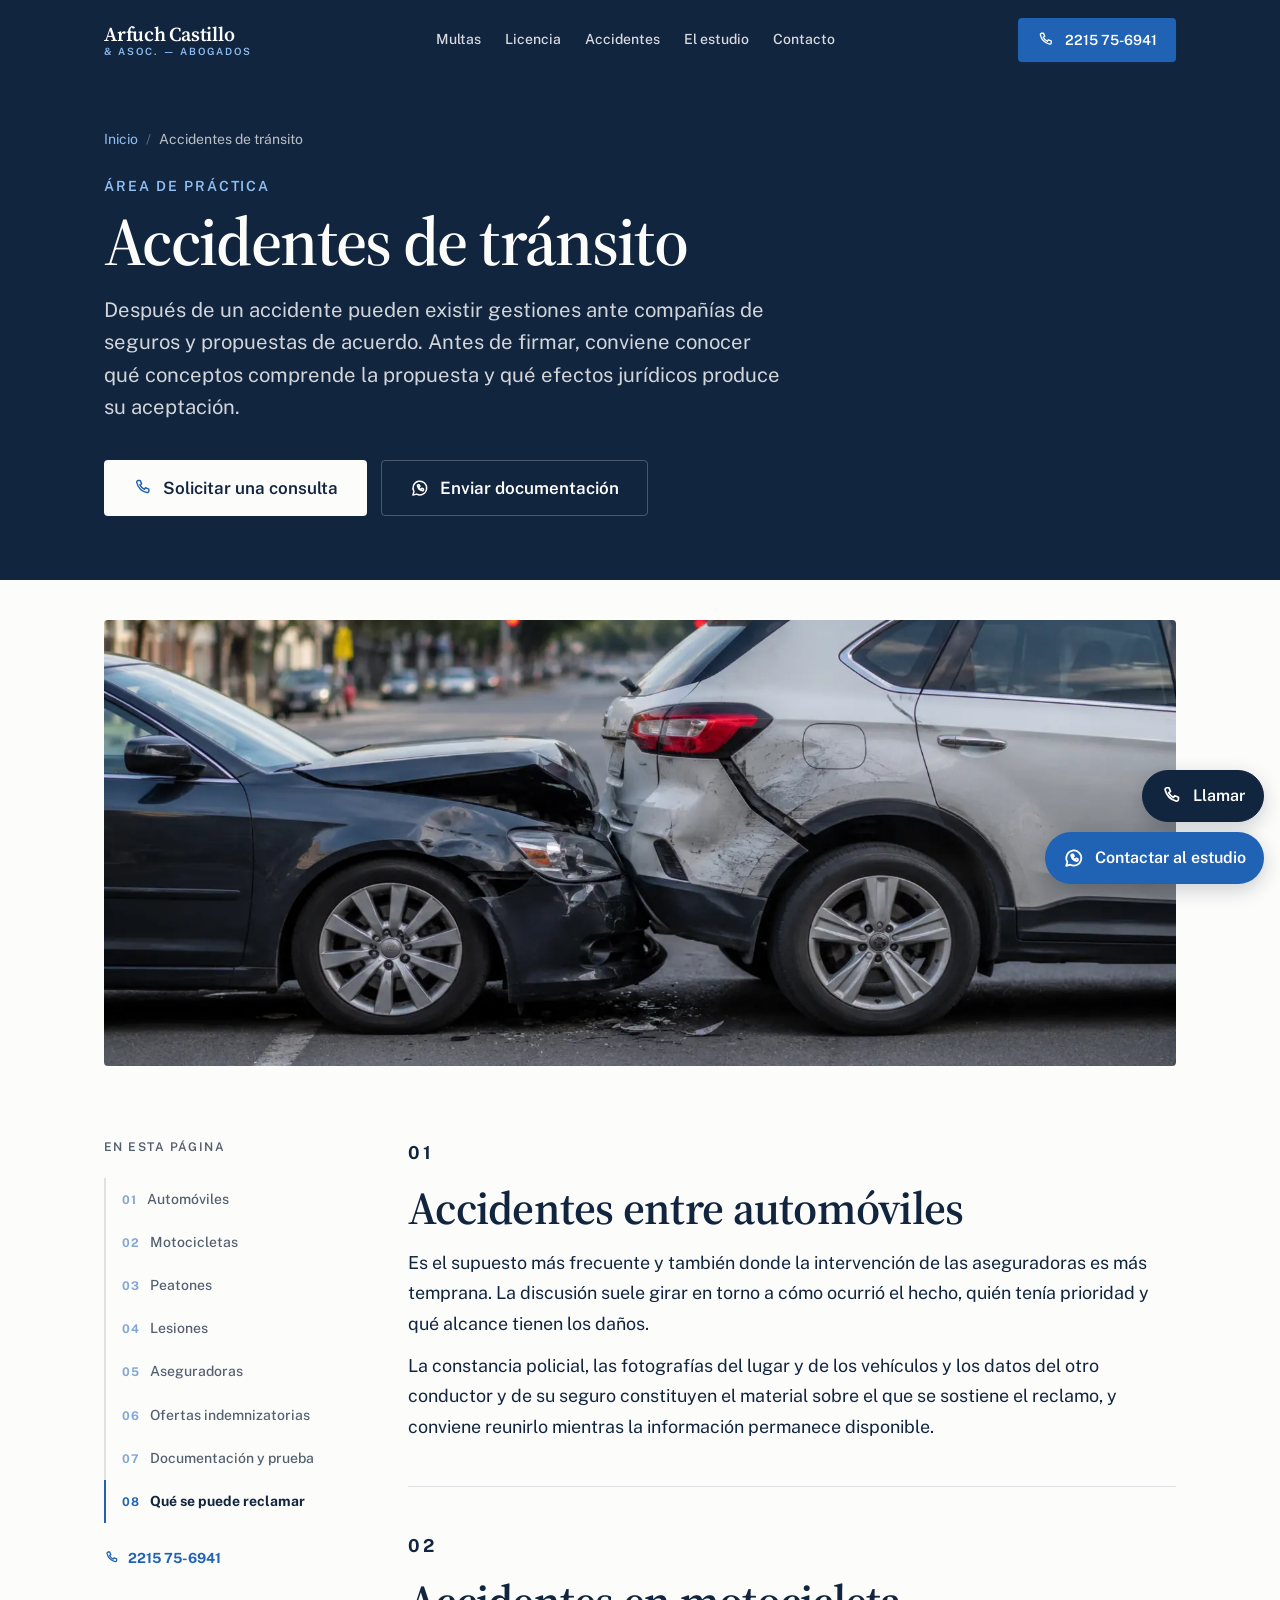
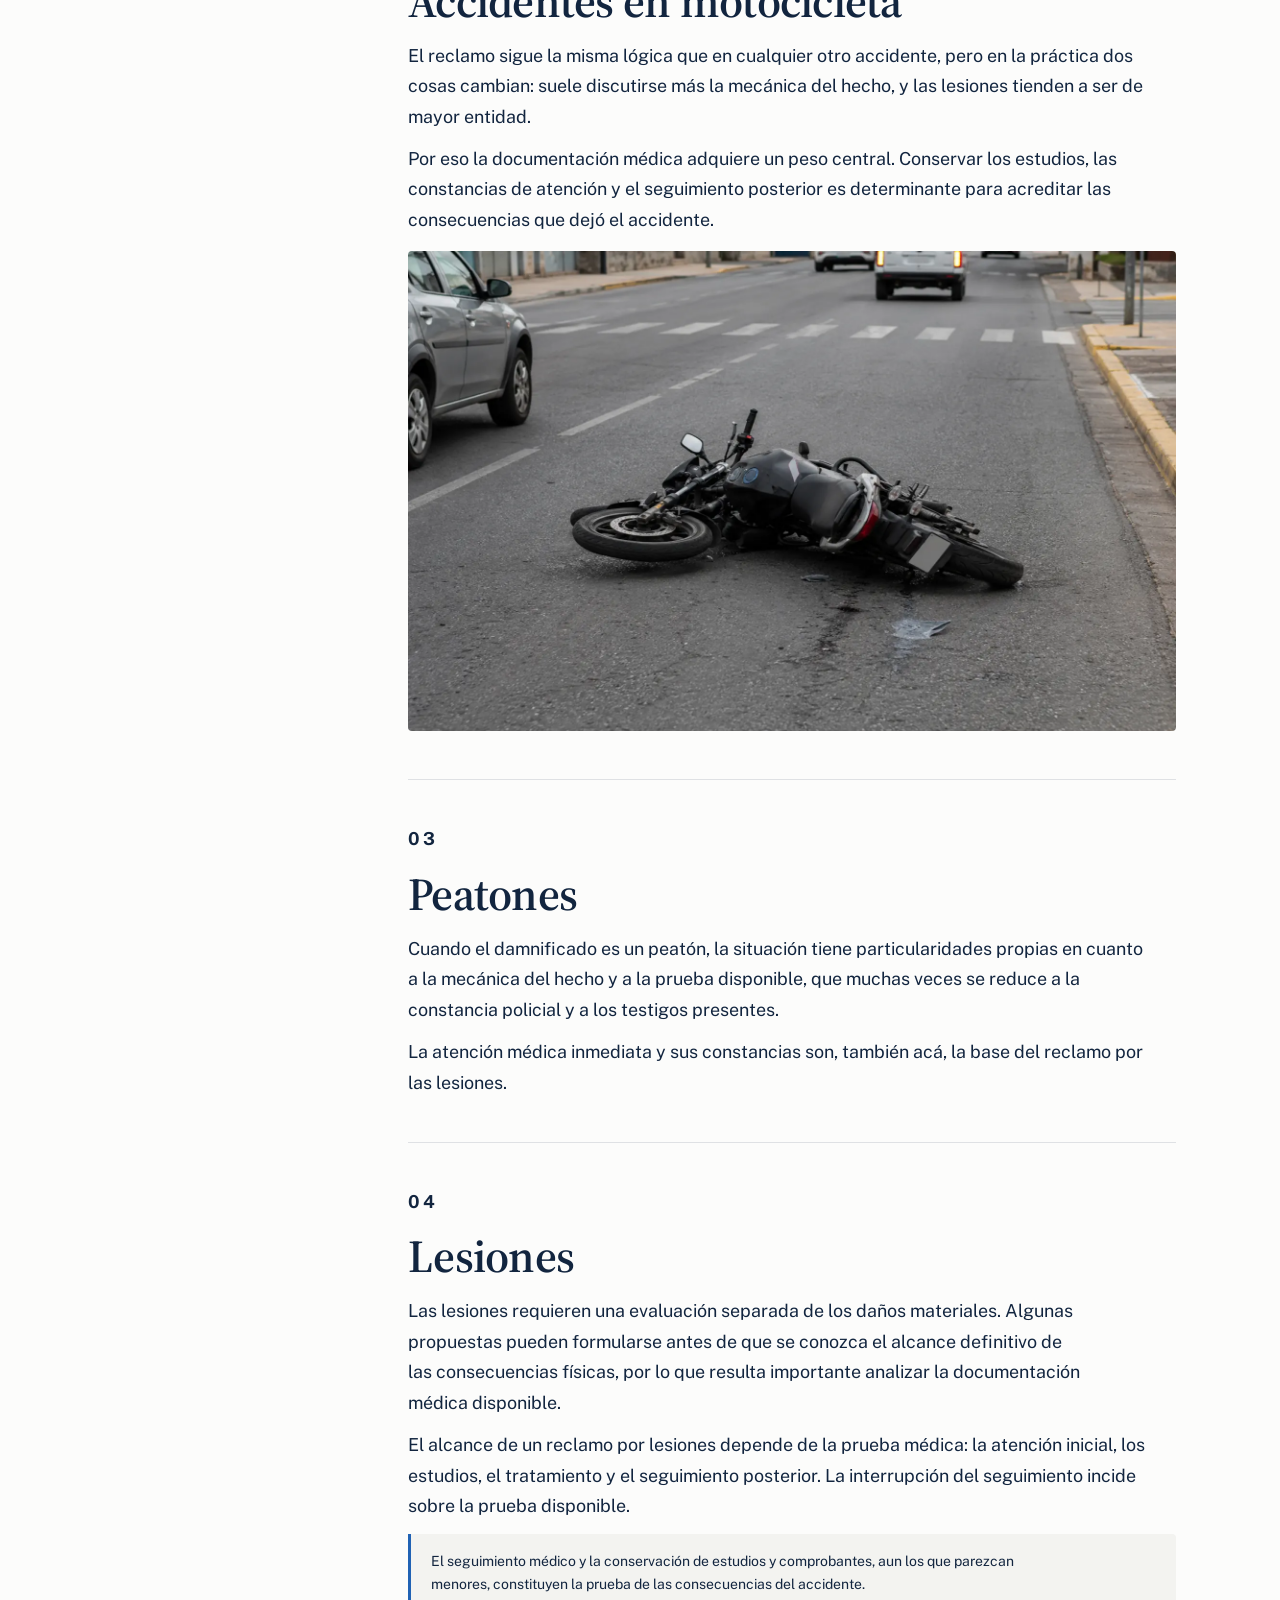
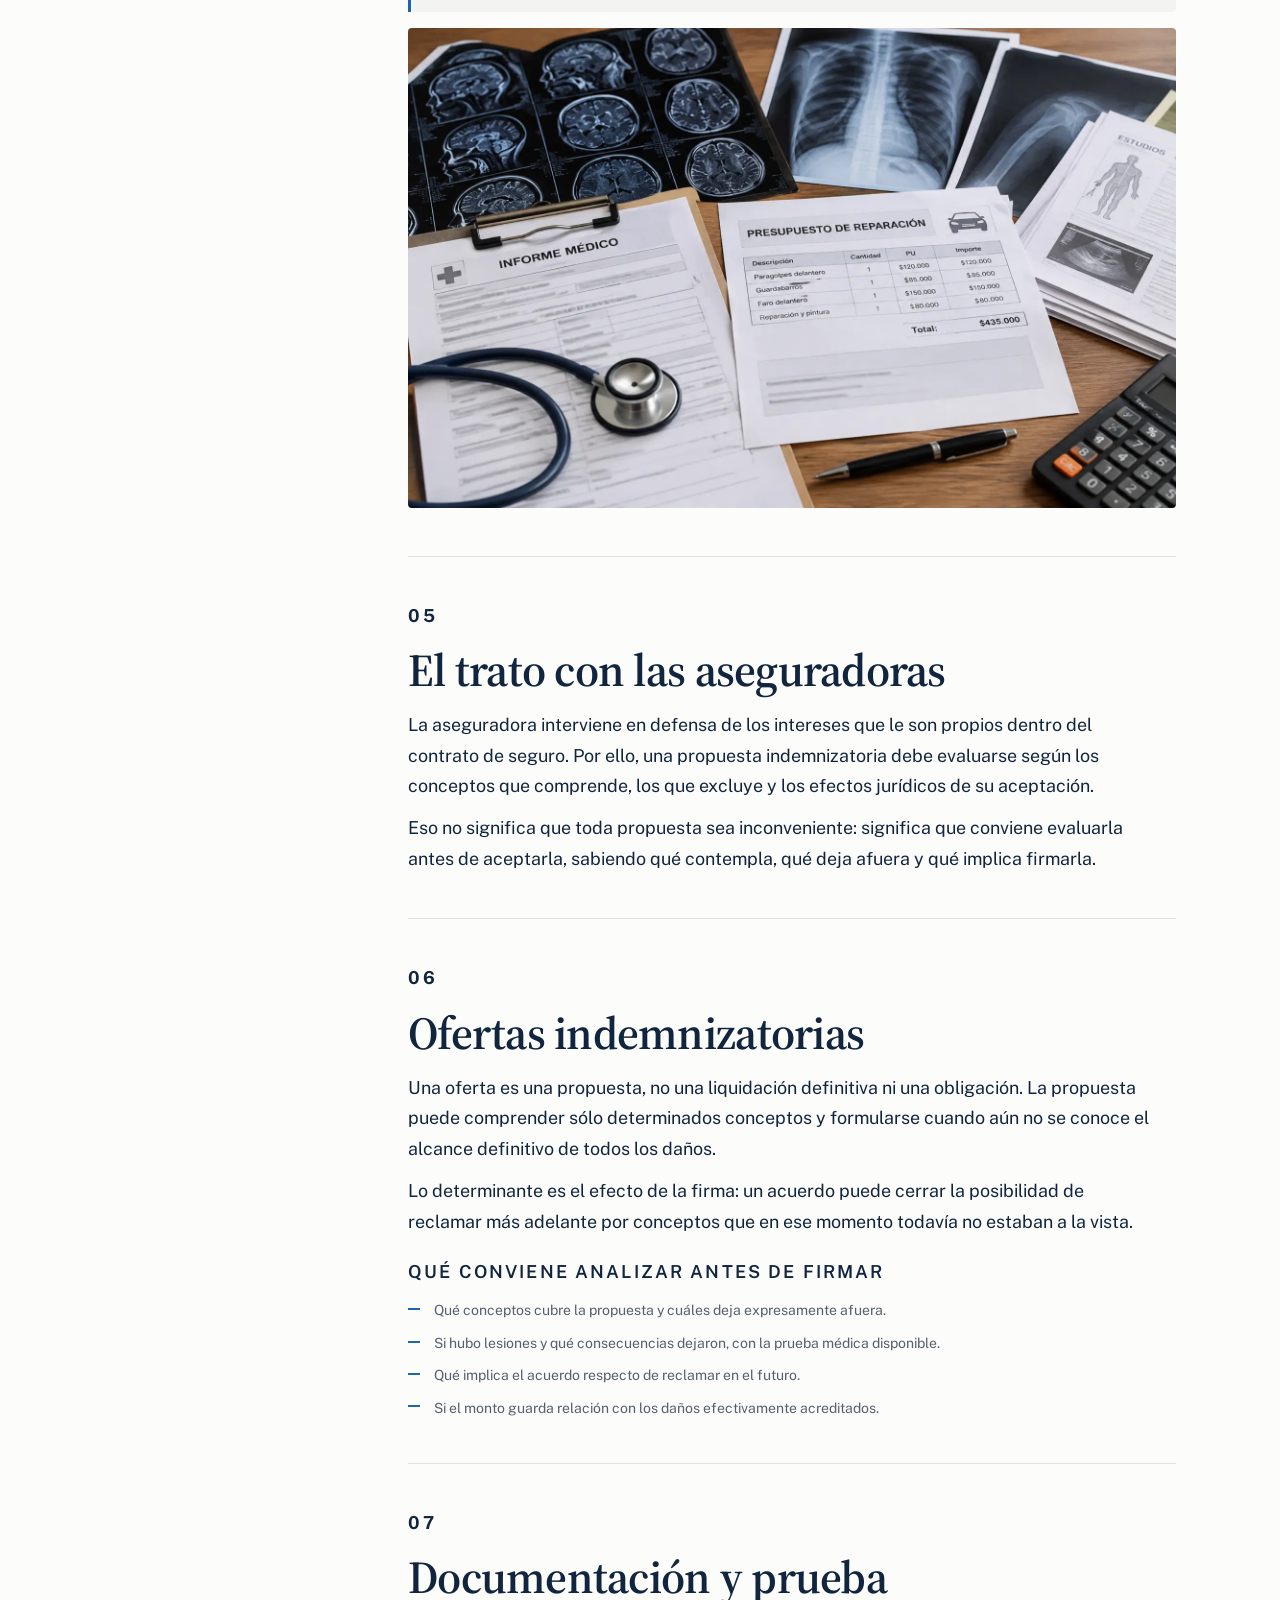
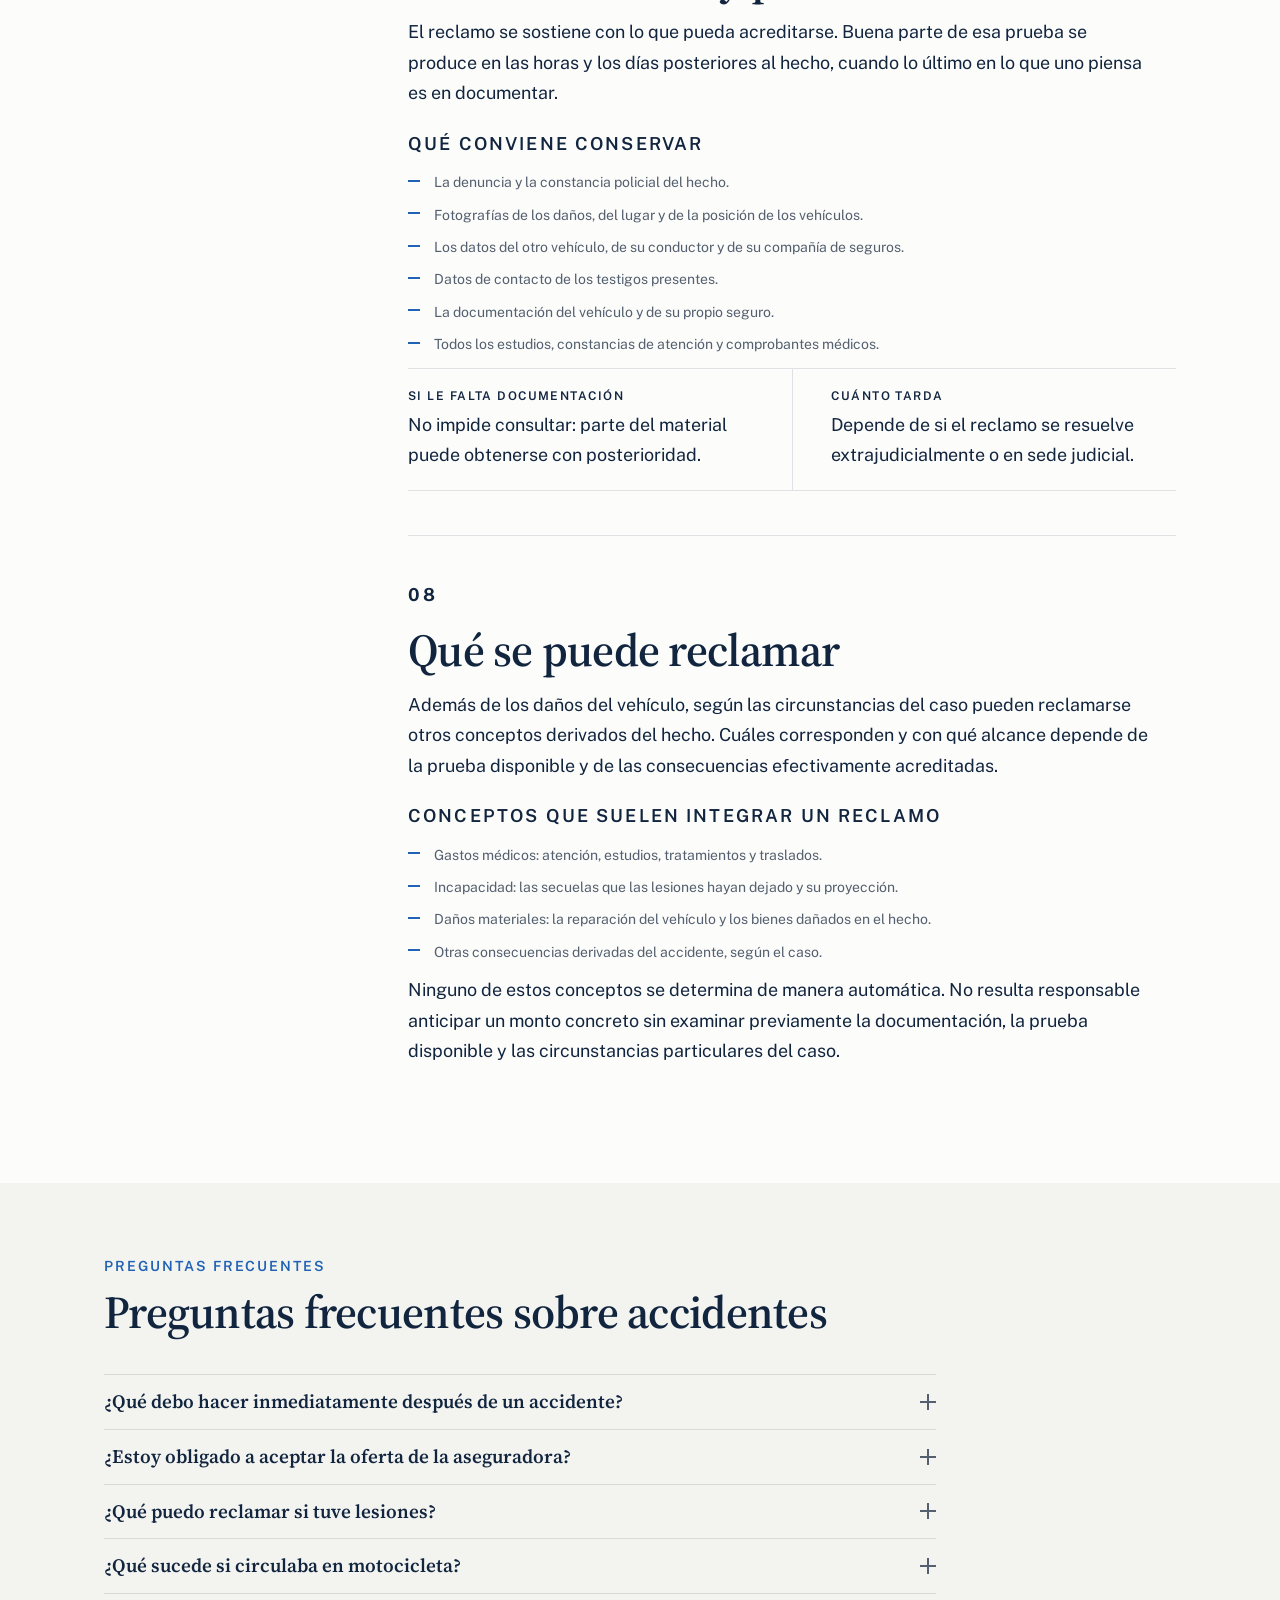
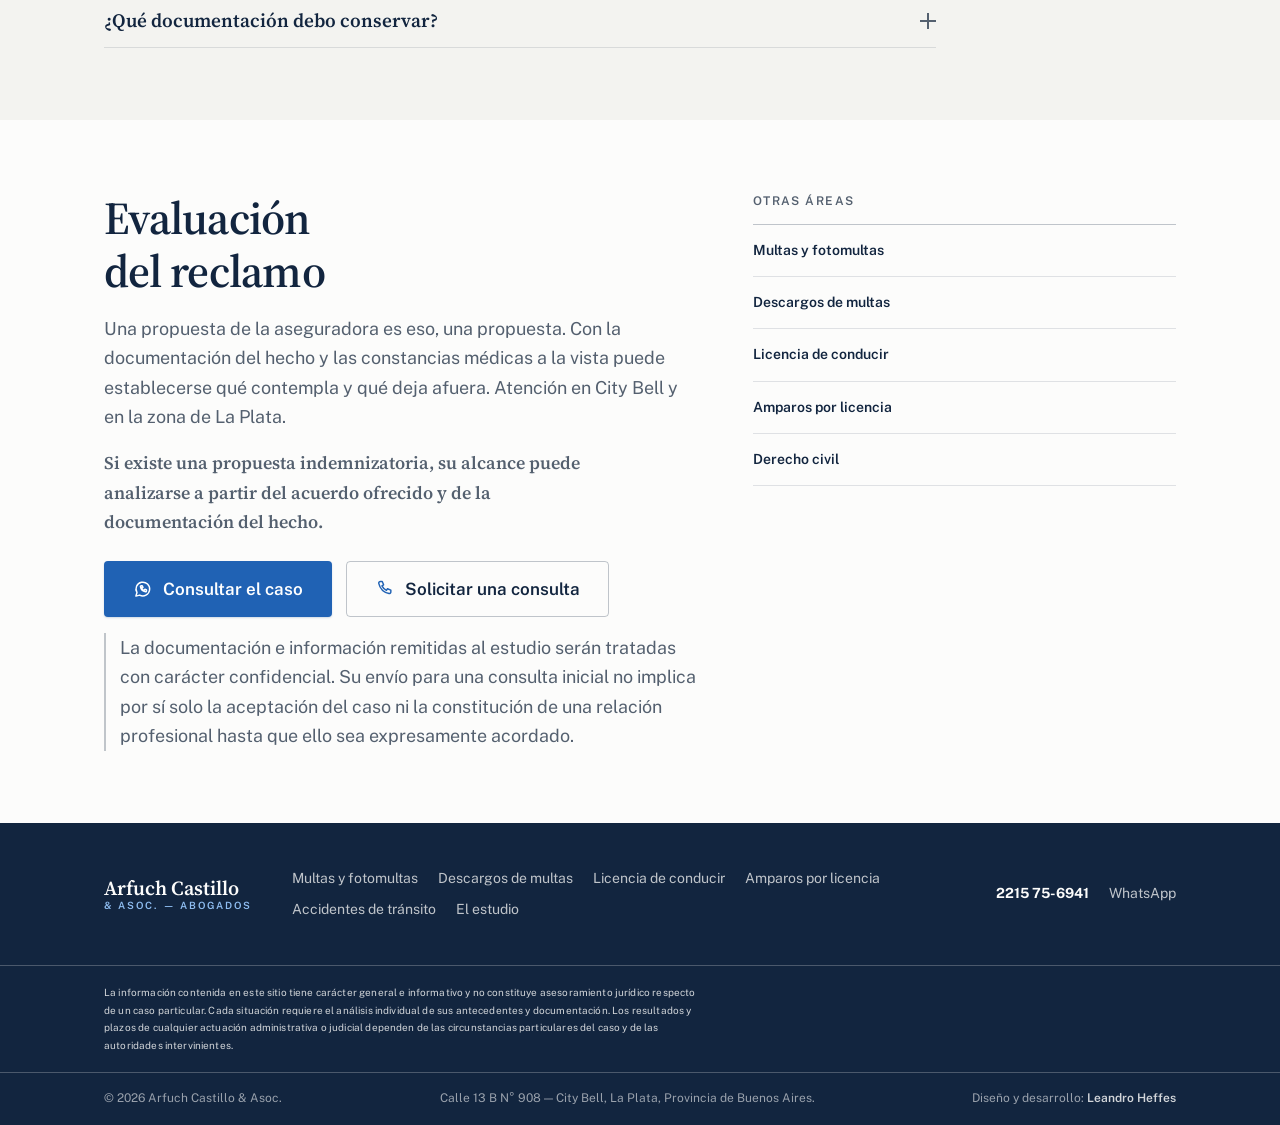
<file: abogado-accidentes-transito/index.html>
<!DOCTYPE html>
<html lang="es-AR">
<head>
<meta charset="utf-8">
<meta name="viewport" content="width=device-width, initial-scale=1">

<!-- ═══════════════════════════════════════════════════════════════════════
     ÁREA E · ACCIDENTES DE TRÁNSITO
     Página de servicio. El contenido extenso vive acá, no en la portada:
     la home resume y deriva, así las dos no compiten por la misma búsqueda.

     ⚠ TODO EL TEXTO JURÍDICO DEBE SER VALIDADO POR EL ESTUDIO ANTES DE
       PUBLICAR. Está redactado en términos prudentes ("puede corresponder",
       "debe analizarse", "suele") y sin plazos concretos, porque quien firma
       estas afirmaciones es el abogado, no el desarrollador.

     Trato de USTED en todo el sitio, por pedido del Estudio.
     ═══════════════════════════════════════════════════════════════════ -->

<title>Abogado de accidentes de tránsito en La Plata</title>
<meta name="description" content="Reclamos por accidentes en automóvil, moto y como peatón: lesiones, aseguradoras y ofertas indemnizatorias. Abogados en City Bell, La Plata.">
<meta name="author" content="Arfuch Castillo &amp; Asoc.">
<meta name="robots" content="index, follow">
<link rel="canonical" href="https://arfuchcastillo.com.ar/abogado-accidentes-transito/">

<meta property="og:type" content="article">
<meta property="og:locale" content="es_AR">
<meta property="og:site_name" content="Arfuch Castillo &amp; Asoc.">
<meta property="og:title" content="Abogado de accidentes de tránsito en La Plata">
<meta property="og:description" content="Automóviles, motocicletas y peatones. Lesiones, aseguradoras, ofertas indemnizatorias y prueba del reclamo.">
<meta property="og:url" content="https://arfuchcastillo.com.ar/abogado-accidentes-transito/">
<meta property="og:image" content="https://arfuchcastillo.com.ar/assets/img/og-arfuch-castillo.jpg">
<meta property="og:image:width" content="1200">
<meta property="og:image:height" content="630">
<meta property="og:image:alt" content="Estudio jurídico Arfuch Castillo &amp; Asoc. en City Bell, La Plata.">
<meta name="twitter:card" content="summary_large_image">

<meta name="theme-color" content="#12253F">
<link rel="icon" href="../assets/img/favicon.svg" type="image/svg+xml">

<link rel="preconnect" href="https://fonts.googleapis.com">
<link rel="preconnect" href="https://fonts.gstatic.com" crossorigin>
<link rel="stylesheet" href="https://fonts.googleapis.com/css2?family=Public+Sans:wght@400;500;600;700&amp;family=Source+Serif+4:opsz,wght@8..60,400;8..60,600;8..60,700&amp;display=swap">
<link rel="stylesheet" href="../assets/css/styles.css">

<script type="application/ld+json">
{
  "@context": "https://schema.org",
  "@type": "BreadcrumbList",
  "itemListElement": [
    {
      "@type": "ListItem",
      "position": 1,
      "name": "Inicio",
      "item": "https://arfuchcastillo.com.ar/"
    },
    {
      "@type": "ListItem",
      "position": 2,
      "name": "Accidentes de tránsito",
      "item": "https://arfuchcastillo.com.ar/abogado-accidentes-transito/"
    }
  ]
}
</script>

<!-- El servicio referencia al estudio por su @id: el negocio se declara una
     sola vez, en la home. Acá sólo se dice qué servicio presta esta página y
     en qué jurisdicción. -->
<script type="application/ld+json">
{
  "@context": "https://schema.org",
  "@type": "Service",
  "name": "Accidentes de tránsito",
  "serviceType": "Accidentes de tránsito",
  "url": "https://arfuchcastillo.com.ar/abogado-accidentes-transito/",
  "provider": {
    "@type": "LegalService",
    "@id": "https://arfuchcastillo.com.ar/#estudio",
    "name": "Arfuch Castillo & Asoc.",
    "telephone": "+5492215756941",
    "address": {
      "@type": "PostalAddress",
      "streetAddress": "Calle 13 B N° 908",
      "addressLocality": "City Bell",
      "addressRegion": "Provincia de Buenos Aires",
      "postalCode": "1896",
      "addressCountry": "AR"
    }
  },
  "areaServed": {
    "@type": "AdministrativeArea",
    "name": "La Plata, Provincia de Buenos Aires"
  }
}
</script>

<!-- El schema de preguntas tiene que coincidir palabra por palabra con el
     texto visible: si se edita una respuesta abajo, se edita acá también. -->
<script type="application/ld+json">
{
  "@context": "https://schema.org",
  "@type": "FAQPage",
  "mainEntity": [
    {
      "@type": "Question",
      "name": "¿Qué debo hacer inmediatamente después de un accidente?",
      "acceptedAnswer": {
        "@type": "Answer",
        "text": "En la medida de lo posible, dejar constancia de lo ocurrido: intervención policial, datos del otro vehículo y de su seguro, fotografías de los daños y del lugar, y datos de testigos. Si hubo lesiones, la atención médica y sus constancias son parte central de un eventual reclamo."
      }
    },
    {
      "@type": "Question",
      "name": "¿Estoy obligado a aceptar la oferta de la aseguradora?",
      "acceptedAnswer": {
        "@type": "Answer",
        "text": "No. Una propuesta indemnizatoria es eso, una propuesta, y conviene evaluarla antes de aceptarla: puede comprender algunos conceptos y excluir otros, por lo que debe revisarse su alcance antes de aceptar un acuerdo definitivo. Firmar un acuerdo puede cerrar la posibilidad de reclamar después."
      }
    },
    {
      "@type": "Question",
      "name": "¿Qué puedo reclamar si tuve lesiones?",
      "acceptedAnswer": {
        "@type": "Answer",
        "text": "Además de los daños materiales, según el caso pueden reclamarse los gastos médicos, la incapacidad que las lesiones hayan dejado y otras consecuencias derivadas del hecho. El alcance depende de la prueba médica y de las circunstancias del accidente."
      }
    },
    {
      "@type": "Question",
      "name": "¿Qué sucede si circulaba en motocicleta?",
      "acceptedAnswer": {
        "@type": "Answer",
        "text": "El reclamo sigue la misma lógica, aunque en la práctica suele discutirse más la mecánica del hecho y las lesiones tienden a ser de mayor entidad. Conservar la documentación médica y la constancia policial resulta especialmente importante."
      }
    },
    {
      "@type": "Question",
      "name": "¿Qué documentación debo conservar?",
      "acceptedAnswer": {
        "@type": "Answer",
        "text": "La denuncia y la constancia policial, las fotografías de los daños, los presupuestos de reparación, la documentación del vehículo y del seguro, y todos los estudios y comprobantes médicos si hubo lesiones."
      }
    }
  ]
}
</script>
</head>

<body>

<a class="salto-contenido" href="#contenido">Ir al contenido</a>

<header class="barra" id="barra">
  <div class="barra__interior">

    <a class="marca" href="../" aria-label="Arfuch Castillo y Asociados — inicio">
      <span class="marca__nombre">Arfuch Castillo</span>
      <span class="marca__complemento">&amp; Asoc. — Abogados</span>
    </a>

    <nav class="barra__nav" aria-label="Navegación principal">
      <a href="../multas-fotomultas-provincia-buenos-aires/">Multas</a>
      <a href="../problemas-renovacion-licencia-conducir/">Licencia</a>
      <a href="../abogado-accidentes-transito/" aria-current="page">Accidentes</a>
      <a href="../#estudio">El estudio</a>
      <a href="../#contacto">Contacto</a>
    </nav>

    <div class="barra__acciones">
      <a class="boton boton--principal boton--compacto" href="tel:+5492215756941" data-evento="tel-barra">
        <svg viewBox="0 0 24 24" fill="none" stroke="currentColor" stroke-width="1.75" stroke-linecap="round" stroke-linejoin="round" aria-hidden="true"><path d="M6.5 3h2.2l1.6 4-2 1.3a12.5 12.5 0 0 0 5.4 5.4l1.3-2 4 1.6v2.2a2 2 0 0 1-2.2 2A16.5 16.5 0 0 1 4.5 5.2 2 2 0 0 1 6.5 3z"></path></svg>
        <span class="boton__texto">2215 75-6941</span>
      </a>

      <button class="menu-boton" type="button" aria-label="Abrir menú" aria-expanded="false" aria-controls="menu-movil">
        <span class="menu-boton__lineas" aria-hidden="true"><i></i><i></i><i></i></span>
      </button>
    </div>

  </div>

  <nav class="menu-movil" id="menu-movil" aria-label="Navegación principal (móvil)" hidden>
    <ul class="menu-movil__lista">
      <li><a href="../multas-fotomultas-provincia-buenos-aires/">Multas y fotomultas</a></li>
      <li><a href="../descargo-multas-transito/">Descargos de multas</a></li>
      <li><a href="../problemas-renovacion-licencia-conducir/">Licencia de conducir</a></li>
      <li><a href="../amparo-licencia-conducir/">Amparos por licencia</a></li>
      <li><a href="../abogado-accidentes-transito/" aria-current="page">Accidentes de tránsito</a></li>
      <li><a href="../#caso-civil">Derecho civil</a></li>
      <li><a href="../#estudio">El estudio</a></li>
      <li><a href="../#contacto">Contacto</a></li>
    </ul>
    <div class="menu-movil__pie">
      <a class="boton boton--principal boton--ancho" href="tel:+5492215756941" data-evento="tel-menu">
        <svg viewBox="0 0 24 24" fill="none" stroke="currentColor" stroke-width="1.75" stroke-linecap="round" stroke-linejoin="round" aria-hidden="true"><path d="M6.5 3h2.2l1.6 4-2 1.3a12.5 12.5 0 0 0 5.4 5.4l1.3-2 4 1.6v2.2a2 2 0 0 1-2.2 2A16.5 16.5 0 0 1 4.5 5.2 2 2 0 0 1 6.5 3z"></path></svg>
        Contactar al estudio
      </a>
    </div>
  </nav>
</header>

<main id="contenido">

  <!-- ── Cabecera del área ─────────────────────────────────────────────── -->
  <section class="cabecera-area" aria-labelledby="area-titulo">
    <div class="contenedor">

      <nav class="migas" aria-label="Ubicación">
        <ol>
          <li><a href="../">Inicio</a></li>
          <li aria-current="page">Accidentes de tránsito</li>
        </ol>
      </nav>

      <p class="ante-titulo ante-titulo--claro">Área de práctica</p>
      <h1 class="cabecera-area__titulo" id="area-titulo">Accidentes de tránsito</h1>
      <p class="cabecera-area__lead">
        Después de un accidente pueden existir gestiones ante compañías de seguros y propuestas de acuerdo. Antes de firmar, conviene conocer qué conceptos comprende la propuesta y qué efectos jurídicos produce su aceptación.
      </p>

      <div class="cabecera-area__acciones">
        <a class="boton boton--claro boton--grande" href="tel:+5492215756941" data-evento="tel-area-accidentes">
          <svg viewBox="0 0 24 24" fill="none" stroke="currentColor" stroke-width="1.75" stroke-linecap="round" stroke-linejoin="round" aria-hidden="true"><path d="M6.5 3h2.2l1.6 4-2 1.3a12.5 12.5 0 0 0 5.4 5.4l1.3-2 4 1.6v2.2a2 2 0 0 1-2.2 2A16.5 16.5 0 0 1 4.5 5.2 2 2 0 0 1 6.5 3z"></path></svg>
          Solicitar una consulta
        </a>
        <a class="boton boton--contorno-claro boton--grande"
           href="https://wa.me/5492215756941?text=Hola%2C%20quiero%20consultar%20sobre%20un%20accidente%20de%20tr%C3%A1nsito."
           target="_blank" rel="noopener" data-evento="wa-area-accidentes">
          <svg viewBox="0 0 24 24" fill="none" stroke="currentColor" stroke-width="1.75" stroke-linecap="round" stroke-linejoin="round" aria-hidden="true"><path d="M3.5 20.5l1.3-4.2A8.2 8.2 0 1 1 8 19.3l-4.5 1.2z"></path><path d="M9 9.2c.2 1 .7 2 1.5 2.8.8.8 1.8 1.3 2.8 1.5l1-1.2 1.9.9v1.3c0 .5-.5 1-1.1.9a7.6 7.6 0 0 1-6.2-6.2c-.1-.6.4-1.1.9-1.1h1.3l.9 1.9-1 1.2z"></path></svg>
          Enviar documentación
        </a>
      </div>

    </div>
  </section>

  <!-- ── Imagen del área ──────────────────────────────────────────────── -->
  <section class="figura-area">
    <div class="contenedor">
        <img class="figura-area__foto" src="../assets/img/accidenteImage.webp"
             alt="Dos vehículos tras una colisión en la vía pública" width="1600" height="1000"
             loading="lazy" decoding="async">
    </div>
  </section>

  <!-- ── Cuerpo: riel de contenidos + los temas ────────────────────────── -->
  <section class="casos" aria-label="Temas de accidentes de tránsito">
    <div class="contenedor casos__interior">

      <aside class="riel" aria-label="Contenido de esta página">
        <p class="riel__rotulo">En esta página</p>
        <ol class="riel__lista">
          <li><a href="#automoviles" data-riel="automoviles"><span>01</span> Automóviles</a></li>
          <li><a href="#motocicletas" data-riel="motocicletas"><span>02</span> Motocicletas</a></li>
          <li><a href="#peatones" data-riel="peatones"><span>03</span> Peatones</a></li>
          <li><a href="#lesiones" data-riel="lesiones"><span>04</span> Lesiones</a></li>
          <li><a href="#aseguradoras" data-riel="aseguradoras"><span>05</span> Aseguradoras</a></li>
          <li><a href="#ofertas" data-riel="ofertas"><span>06</span> Ofertas indemnizatorias</a></li>
          <li><a href="#documentacion" data-riel="documentacion"><span>07</span> Documentación y prueba</a></li>
          <li><a href="#reclamo" data-riel="reclamo"><span>08</span> Qué se puede reclamar</a></li>
        </ol>
        <a class="riel__tel" href="tel:+5492215756941" data-evento="tel-riel-accidentes">
          <svg viewBox="0 0 24 24" fill="none" stroke="currentColor" stroke-width="1.9" stroke-linecap="round" stroke-linejoin="round" aria-hidden="true"><path d="M6.5 3h2.2l1.6 4-2 1.3a12.5 12.5 0 0 0 5.4 5.4l1.3-2 4 1.6v2.2a2 2 0 0 1-2.2 2A16.5 16.5 0 0 1 4.5 5.2 2 2 0 0 1 6.5 3z"></path></svg>
          2215 75-6941
        </a>
      </aside>

      <div class="temas">

        <article class="tema" id="automoviles" aria-labelledby="automoviles-titulo">
          <p class="tema__ordinal" aria-hidden="true">01</p>
          <h2 class="tema__titulo" id="automoviles-titulo">Accidentes entre automóviles</h2>
          <p>
            Es el supuesto más frecuente y también donde la intervención de las aseguradoras es más temprana. La discusión suele girar en torno a cómo ocurrió el hecho, quién tenía prioridad y qué alcance tienen los daños.
          </p>
          <p>
            La constancia policial, las fotografías del lugar y de los vehículos y los datos del otro conductor y de su seguro constituyen el material sobre el que se sostiene el reclamo, y conviene reunirlo mientras la información permanece disponible.
          </p>
        </article>

        <article class="tema" id="motocicletas" aria-labelledby="motocicletas-titulo">
          <p class="tema__ordinal" aria-hidden="true">02</p>
          <h2 class="tema__titulo" id="motocicletas-titulo">Accidentes en motocicleta</h2>
          <p>
            El reclamo sigue la misma lógica que en cualquier otro accidente, pero en la práctica dos cosas cambian: suele discutirse más la mecánica del hecho, y las lesiones tienden a ser de mayor entidad.
          </p>
          <p>
            Por eso la documentación médica adquiere un peso central. Conservar los estudios, las constancias de atención y el seguimiento posterior es determinante para acreditar las consecuencias que dejó el accidente.
          </p>
          <img class="tema__foto" src="../assets/img/motoImage.webp"
               alt="Motocicleta caída sobre la calzada tras un siniestro en la vía pública" width="1600" height="1000"
               loading="lazy" decoding="async">
        </article>

        <article class="tema" id="peatones" aria-labelledby="peatones-titulo">
          <p class="tema__ordinal" aria-hidden="true">03</p>
          <h2 class="tema__titulo" id="peatones-titulo">Peatones</h2>
          <p>
            Cuando el damnificado es un peatón, la situación tiene particularidades propias en cuanto a la mecánica del hecho y a la prueba disponible, que muchas veces se reduce a la constancia policial y a los testigos presentes.
          </p>
          <p>
            La atención médica inmediata y sus constancias son, también acá, la base del reclamo por las lesiones.
          </p>
        </article>

        <article class="tema" id="lesiones" aria-labelledby="lesiones-titulo">
          <p class="tema__ordinal" aria-hidden="true">04</p>
          <h2 class="tema__titulo" id="lesiones-titulo">Lesiones</h2>
          <p>
            Las lesiones requieren una evaluación separada de los daños materiales. Algunas propuestas pueden formularse antes de que se conozca el alcance definitivo de las consecuencias físicas, por lo que resulta importante analizar la documentación médica disponible.
          </p>
          <p>
            El alcance de un reclamo por lesiones depende de la prueba médica: la atención inicial, los estudios, el tratamiento y el seguimiento posterior. La interrupción del seguimiento incide sobre la prueba disponible.
          </p>
          <div class="aviso">
            <p>
              El seguimiento médico y la conservación de estudios y comprobantes, aun los que parezcan menores, constituyen la prueba de las consecuencias del accidente.
            </p>
          </div>
          <img class="tema__foto" src="../assets/img/documentacionImage.webp"
               alt="Estudios médicos y presupuesto de reparación reunidos sobre un escritorio" width="1600" height="1000"
               loading="lazy" decoding="async">
        </article>

        <article class="tema" id="aseguradoras" aria-labelledby="aseguradoras-titulo">
          <p class="tema__ordinal" aria-hidden="true">05</p>
          <h2 class="tema__titulo" id="aseguradoras-titulo">El trato con las aseguradoras</h2>
          <p>
            La aseguradora interviene en defensa de los intereses que le son propios dentro del contrato de seguro. Por ello, una propuesta indemnizatoria debe evaluarse según los conceptos que comprende, los que excluye y los efectos jurídicos de su aceptación.
          </p>
          <p>
            Eso no significa que toda propuesta sea inconveniente: significa que conviene evaluarla antes de aceptarla, sabiendo qué contempla, qué deja afuera y qué implica firmarla.
          </p>
        </article>

        <article class="tema" id="ofertas" aria-labelledby="ofertas-titulo">
          <p class="tema__ordinal" aria-hidden="true">06</p>
          <h2 class="tema__titulo" id="ofertas-titulo">Ofertas indemnizatorias</h2>
          <p>
            Una oferta es una propuesta, no una liquidación definitiva ni una obligación. La propuesta puede comprender sólo determinados conceptos y formularse cuando aún no se conoce el alcance definitivo de todos los daños.
          </p>
          <p>
            Lo determinante es el efecto de la firma: un acuerdo puede cerrar la posibilidad de reclamar más adelante por conceptos que en ese momento todavía no estaban a la vista.
          </p>
          <p class="tema__rotulo">Qué conviene analizar antes de firmar</p>
          <ul class="lista-marcada">
            <li>Qué conceptos cubre la propuesta y cuáles deja expresamente afuera.</li>
            <li>Si hubo lesiones y qué consecuencias dejaron, con la prueba médica disponible.</li>
            <li>Qué implica el acuerdo respecto de reclamar en el futuro.</li>
            <li>Si el monto guarda relación con los daños efectivamente acreditados.</li>
          </ul>
        </article>

        <article class="tema" id="documentacion" aria-labelledby="documentacion-titulo">
          <p class="tema__ordinal" aria-hidden="true">07</p>
          <h2 class="tema__titulo" id="documentacion-titulo">Documentación y prueba</h2>
          <p>
            El reclamo se sostiene con lo que pueda acreditarse. Buena parte de esa prueba se produce en las horas y los días posteriores al hecho, cuando lo último en lo que uno piensa es en documentar.
          </p>
          <p class="tema__rotulo">Qué conviene conservar</p>
          <ul class="lista-marcada">
            <li>La denuncia y la constancia policial del hecho.</li>
            <li>Fotografías de los daños, del lugar y de la posición de los vehículos.</li>
            <li>Los datos del otro vehículo, de su conductor y de su compañía de seguros.</li>
            <li>Datos de contacto de los testigos presentes.</li>
            <li>La documentación del vehículo y de su propio seguro.</li>
            <li>Todos los estudios, constancias de atención y comprobantes médicos.</li>
          </ul>
          <div class="caso__datos">
            <div class="ficha">
              <h3 class="ficha__rotulo">Si le falta documentación</h3>
              <p class="ficha__texto">
                No impide consultar: parte del material puede obtenerse con posterioridad.
              </p>
            </div>
            <div class="ficha">
              <h3 class="ficha__rotulo">Cuánto tarda</h3>
              <p class="ficha__texto">
                Depende de si el reclamo se resuelve extrajudicialmente o en sede judicial.
              </p>
            </div>
          </div>
        </article>

        <article class="tema" id="reclamo" aria-labelledby="reclamo-titulo">
          <p class="tema__ordinal" aria-hidden="true">08</p>
          <h2 class="tema__titulo" id="reclamo-titulo">Qué se puede reclamar</h2>
          <p>
            Además de los daños del vehículo, según las circunstancias del caso pueden reclamarse otros conceptos derivados del hecho. Cuáles corresponden y con qué alcance depende de la prueba disponible y de las consecuencias efectivamente acreditadas.
          </p>
          <p class="tema__rotulo">Conceptos que suelen integrar un reclamo</p>
          <ul class="lista-marcada">
            <li>Gastos médicos: atención, estudios, tratamientos y traslados.</li>
            <li>Incapacidad: las secuelas que las lesiones hayan dejado y su proyección.</li>
            <li>Daños materiales: la reparación del vehículo y los bienes dañados en el hecho.</li>
            <li>Otras consecuencias derivadas del accidente, según el caso.</li>
          </ul>
          <p>
            Ninguno de estos conceptos se determina de manera automática. No resulta responsable anticipar un monto concreto sin examinar previamente la documentación, la prueba disponible y las circunstancias particulares del caso.
          </p>
        </article>

      </div>
    </div>
  </section>

  <!-- ── Preguntas frecuentes ──────────────────────────────────────────── -->
  <section class="preguntas-area" id="preguntas" aria-labelledby="preguntas-titulo">
    <div class="contenedor">
      <header class="preguntas-area__encabezado">
        <p class="ante-titulo">Preguntas frecuentes</p>
        <h2 id="preguntas-titulo">Preguntas frecuentes sobre accidentes</h2>
      </header>

      <div class="preguntas-area__lista">
        <details class="pregunta" id="faq-debo-hacer-inmediatamente-despues-accidente">
          <summary><span>¿Qué debo hacer inmediatamente después de un accidente?</span><span class="pregunta__signo" aria-hidden="true"></span></summary>
          <div class="pregunta__respuesta"><p>En la medida de lo posible, dejar constancia de lo ocurrido: intervención policial, datos del otro vehículo y de su seguro, fotografías de los daños y del lugar, y datos de testigos. Si hubo lesiones, la atención médica y sus constancias son parte central de un eventual reclamo.</p></div>
        </details>
        <details class="pregunta" id="faq-estoy-obligado-aceptar-oferta-aseguradora">
          <summary><span>¿Estoy obligado a aceptar la oferta de la aseguradora?</span><span class="pregunta__signo" aria-hidden="true"></span></summary>
          <div class="pregunta__respuesta"><p>No. Una propuesta indemnizatoria es eso, una propuesta, y conviene evaluarla antes de aceptarla: puede comprender algunos conceptos y excluir otros, por lo que debe revisarse su alcance antes de aceptar un acuerdo definitivo. Firmar un acuerdo puede cerrar la posibilidad de reclamar después.</p></div>
        </details>
        <details class="pregunta" id="faq-puedo-reclamar-tuve-lesiones">
          <summary><span>¿Qué puedo reclamar si tuve lesiones?</span><span class="pregunta__signo" aria-hidden="true"></span></summary>
          <div class="pregunta__respuesta"><p>Además de los daños materiales, según el caso pueden reclamarse los gastos médicos, la incapacidad que las lesiones hayan dejado y otras consecuencias derivadas del hecho. El alcance depende de la prueba médica y de las circunstancias del accidente.</p></div>
        </details>
        <details class="pregunta" id="faq-sucede-circulaba-motocicleta">
          <summary><span>¿Qué sucede si circulaba en motocicleta?</span><span class="pregunta__signo" aria-hidden="true"></span></summary>
          <div class="pregunta__respuesta"><p>El reclamo sigue la misma lógica, aunque en la práctica suele discutirse más la mecánica del hecho y las lesiones tienden a ser de mayor entidad. Conservar la documentación médica y la constancia policial resulta especialmente importante.</p></div>
        </details>
        <details class="pregunta" id="faq-documentacion-debo-conservar">
          <summary><span>¿Qué documentación debo conservar?</span><span class="pregunta__signo" aria-hidden="true"></span></summary>
          <div class="pregunta__respuesta"><p>La denuncia y la constancia policial, las fotografías de los daños, los presupuestos de reparación, la documentación del vehículo y del seguro, y todos los estudios y comprobantes médicos si hubo lesiones.</p></div>
        </details>
      </div>
    </div>
  </section>

  <!-- ── Cierre + derivación a las otras áreas ─────────────────────────── -->
  <section class="cierre-area" aria-labelledby="cierre-titulo">
    <div class="contenedor cierre-area__interior">

      <div class="cierre-area__llamado">
        <h2 id="cierre-titulo">Evaluación del reclamo</h2>
        <p>
          Una propuesta de la aseguradora es eso, una propuesta. Con la documentación del hecho y las constancias médicas a la vista puede establecerse qué contempla y qué deja afuera. Atención en City Bell y en la zona de La Plata.
        </p>
        <!-- Cierre por problema (puntos 10 y 11): nombra la situación concreta
             y deriva a WhatsApp, que acá es el botón principal. -->
        <p class="cierre-area__pregunta">Si existe una propuesta indemnizatoria, su alcance puede analizarse a partir del acuerdo ofrecido y de la documentación del hecho.</p>
        <div class="cierre-area__acciones">
          <a class="boton boton--principal boton--grande"
             href="https://wa.me/5492215756941?text=Hola%2C%20quiero%20consultar%20sobre%20un%20accidente%20de%20tr%C3%A1nsito."
             target="_blank" rel="noopener" data-evento="wa-cierre-accidentes">
            <svg viewBox="0 0 24 24" fill="none" stroke="currentColor" stroke-width="1.75" stroke-linecap="round" stroke-linejoin="round" aria-hidden="true"><path d="M3.5 20.5l1.3-4.2A8.2 8.2 0 1 1 8 19.3l-4.5 1.2z"></path><path d="M9 9.2c.2 1 .7 2 1.5 2.8.8.8 1.8 1.3 2.8 1.5l1-1.2 1.9.9v1.3c0 .5-.5 1-1.1.9a7.6 7.6 0 0 1-6.2-6.2c-.1-.6.4-1.1.9-1.1h1.3l.9 1.9-1 1.2z"></path></svg>
            Consultar el caso
          </a>
          <a class="boton boton--secundario boton--grande" href="tel:+5492215756941" data-evento="tel-cierre-accidentes">
            <svg viewBox="0 0 24 24" fill="none" stroke="currentColor" stroke-width="1.75" stroke-linecap="round" stroke-linejoin="round" aria-hidden="true"><path d="M6.5 3h2.2l1.6 4-2 1.3a12.5 12.5 0 0 0 5.4 5.4l1.3-2 4 1.6v2.2a2 2 0 0 1-2.2 2A16.5 16.5 0 0 1 4.5 5.2 2 2 0 0 1 6.5 3z"></path></svg>
            Solicitar una consulta
          </a>
        </div>

        <!-- Nota de confidencialidad (pedido del Estudio). Va junto a la zona
             donde se solicita documentación, porque puede incluir DNI, actas,
             historias clínicas o sentencias. -->
        <p class="nota-confidencial">
          La documentación e información remitidas al estudio serán tratadas con
          carácter confidencial. Su envío para una consulta inicial no implica
          por sí solo la aceptación del caso ni la constitución de una relación
          profesional hasta que ello sea expresamente acordado.
        </p>
      </div>

      <nav class="cierre-area__otras" aria-label="Otras áreas">
        <p class="cierre-area__rotulo">Otras áreas</p>
        <ul>
          <li><a href="../multas-fotomultas-provincia-buenos-aires/">Multas y fotomultas</a></li>
          <li><a href="../descargo-multas-transito/">Descargos de multas</a></li>
          <li><a href="../problemas-renovacion-licencia-conducir/">Licencia de conducir</a></li>
          <li><a href="../amparo-licencia-conducir/">Amparos por licencia</a></li>
          <li><a href="../#caso-civil">Derecho civil</a></li>
        </ul>
      </nav>

    </div>
  </section>

</main>

<footer class="pie">
  <div class="contenedor pie__interior">
    <div class="pie__marca">
      <p class="pie__nombre">Arfuch Castillo</p>
      <p class="pie__complemento">&amp; Asoc. — Abogados</p>
    </div>

    <nav class="pie__enlaces" aria-label="Áreas de práctica">
      <a href="../multas-fotomultas-provincia-buenos-aires/">Multas y fotomultas</a>
      <a href="../descargo-multas-transito/">Descargos de multas</a>
      <a href="../problemas-renovacion-licencia-conducir/">Licencia de conducir</a>
      <a href="../amparo-licencia-conducir/">Amparos por licencia</a>
      <a href="../abogado-accidentes-transito/">Accidentes de tránsito</a>
      <a href="../#estudio">El estudio</a>
    </nav>

    <div class="pie__contacto">
      <a class="pie__tel" href="tel:+5492215756941" data-evento="tel-pie">2215 75-6941</a>
      <a href="https://wa.me/5492215756941?text=Hola%2C%20quiero%20consultar%20sobre..."
         target="_blank" rel="noopener" data-evento="wa-pie">WhatsApp</a>
    </div>
  </div>

  <!-- Aviso legal (pedido del Estudio). Texto fijo en todas las URLs, nunca
       dentro de un modal ni plegado. -->
  <div class="pie__aviso">
    <div class="contenedor">
      <p>
        La información contenida en este sitio tiene carácter general e
        informativo y no constituye asesoramiento jurídico respecto de un caso
        particular. Cada situación requiere el análisis individual de sus
        antecedentes y documentación. Los resultados y plazos de cualquier
        actuación administrativa o judicial dependen de las circunstancias
        particulares del caso y de las autoridades intervinientes.
      </p>
    </div>
  </div>

  <div class="pie__base">
    <div class="contenedor pie__base-interior">
      <!-- El año queda escrito acá como respaldo: si el JS no corre se ve
           igual y nunca queda vacío. main.js lo actualiza al año en curso. -->
      <p>© <span data-anio>2026</span> Arfuch Castillo &amp; Asoc.</p>
      <address>Calle 13 B N° 908 — City Bell, La Plata, Provincia de Buenos Aires.</address>
      <p class="pie__credito">
        Diseño y desarrollo:
        <a href="https://leandroheffes.com" target="_blank" rel="noopener">Leandro Heffes</a>
      </p>
    </div>
  </div>
</footer>

<!-- ══════════════════════════════════════════════════════════════════════
     CONTACTO PERMANENTE (punto 10 del informe)
     WhatsApp visible desde el primer momento, no después de hacer scroll.
     En móvil es una barra inferior fija; en escritorio, botones flotantes.
     ══════════════════════════════════════════════════════════════════ -->
<div class="contacto-fijo" aria-label="Contacto rápido">
  <a class="contacto-fijo__wa"
     href="https://wa.me/5492215756941?text=Hola%2C%20quiero%20consultar%20sobre%20un%20accidente%20de%20tr%C3%A1nsito."
     target="_blank" rel="noopener" data-evento="wa-barra-fija">
    <svg viewBox="0 0 24 24" fill="none" stroke="currentColor" stroke-width="1.9" stroke-linecap="round" stroke-linejoin="round" aria-hidden="true"><path d="M3.5 20.5l1.3-4.2A8.2 8.2 0 1 1 8 19.3l-4.5 1.2z"></path><path d="M9 9.2c.2 1 .7 2 1.5 2.8.8.8 1.8 1.3 2.8 1.5l1-1.2 1.9.9v1.3c0 .5-.5 1-1.1.9a7.6 7.6 0 0 1-6.2-6.2c-.1-.6.4-1.1.9-1.1h1.3l.9 1.9-1 1.2z"></path></svg>
    <span>Contactar al estudio</span>
  </a>

  <a class="contacto-fijo__tel" href="tel:+5492215756941" data-evento="tel-barra-fija"
     aria-label="Llamar al estudio: 2215 75-6941">
    <svg viewBox="0 0 24 24" fill="none" stroke="currentColor" stroke-width="1.9" stroke-linecap="round" stroke-linejoin="round" aria-hidden="true"><path d="M6.5 3h2.2l1.6 4-2 1.3a12.5 12.5 0 0 0 5.4 5.4l1.3-2 4 1.6v2.2a2 2 0 0 1-2.2 2A16.5 16.5 0 0 1 4.5 5.2 2 2 0 0 1 6.5 3z"></path></svg>
    <span class="contacto-fijo__etiqueta">Llamar</span>
  </a>
</div>

<script src="../assets/js/main.js" defer></script>

</body>
</html>
</file>
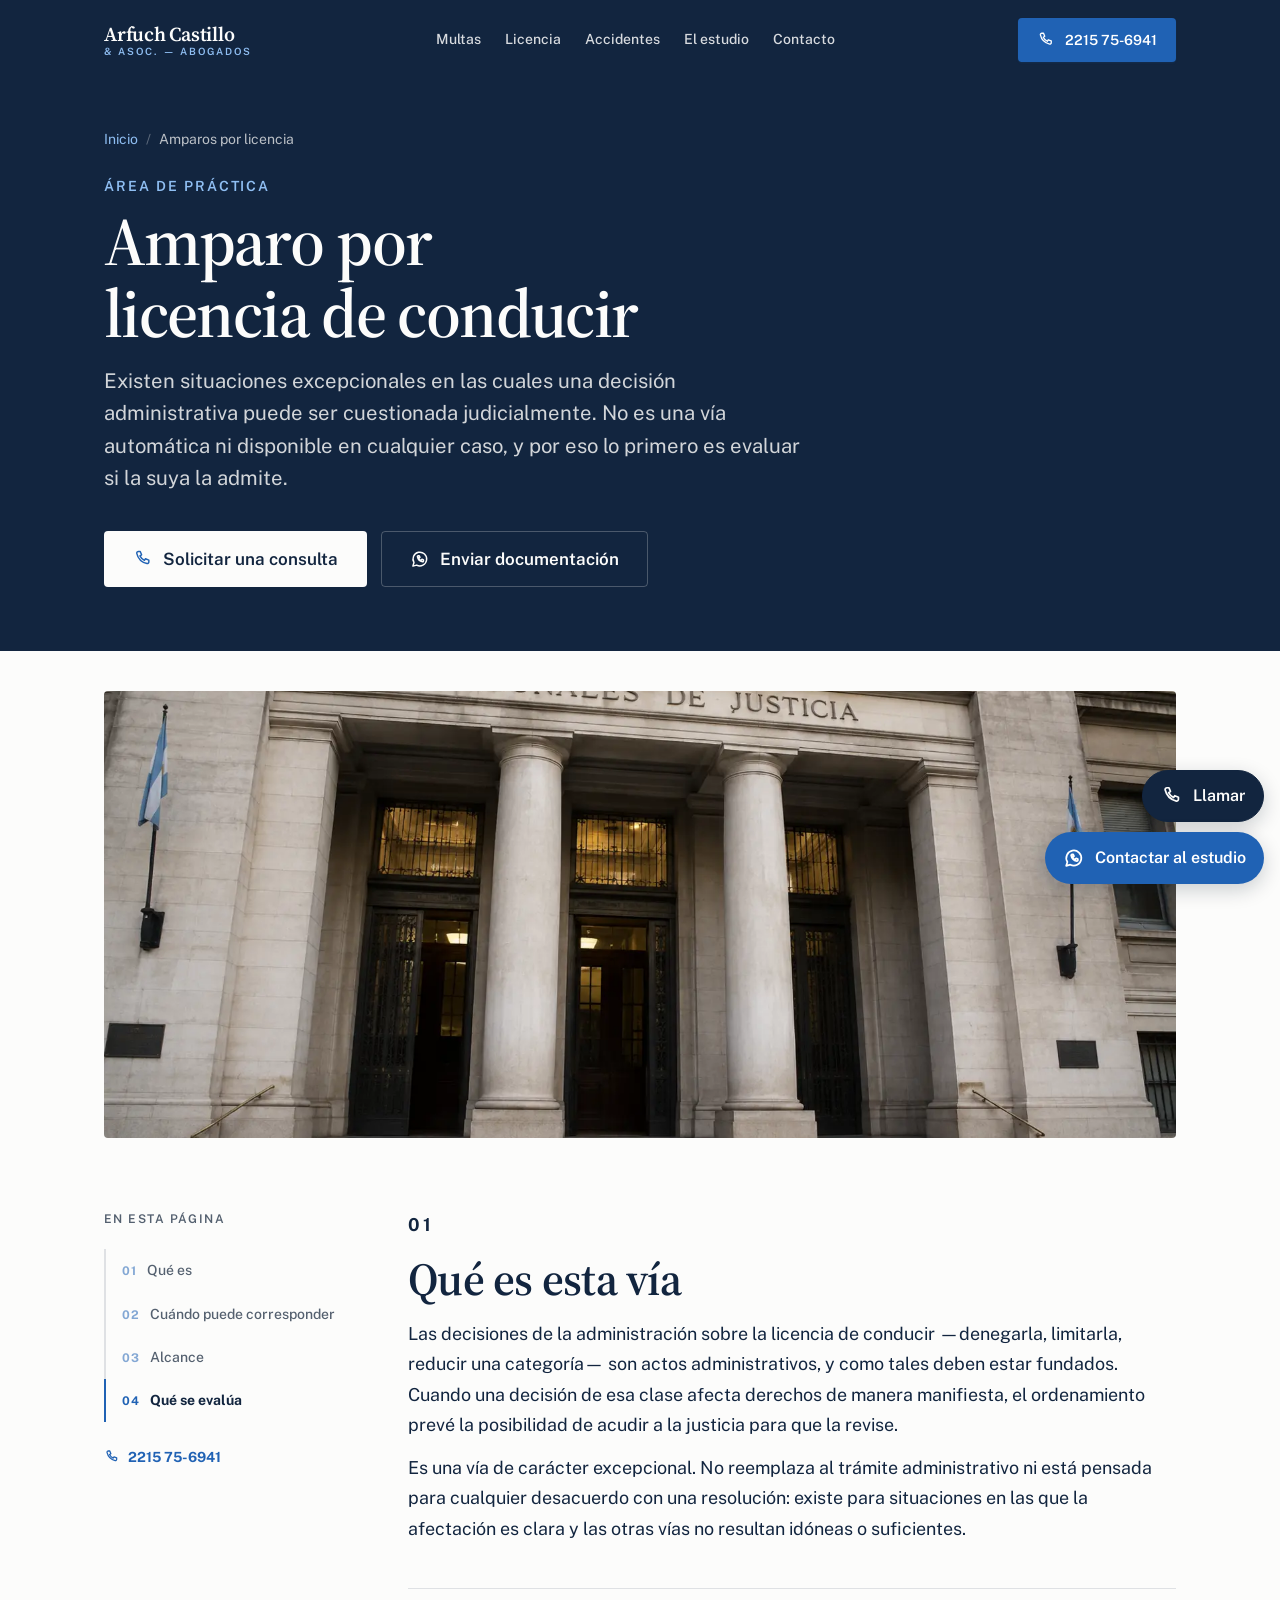
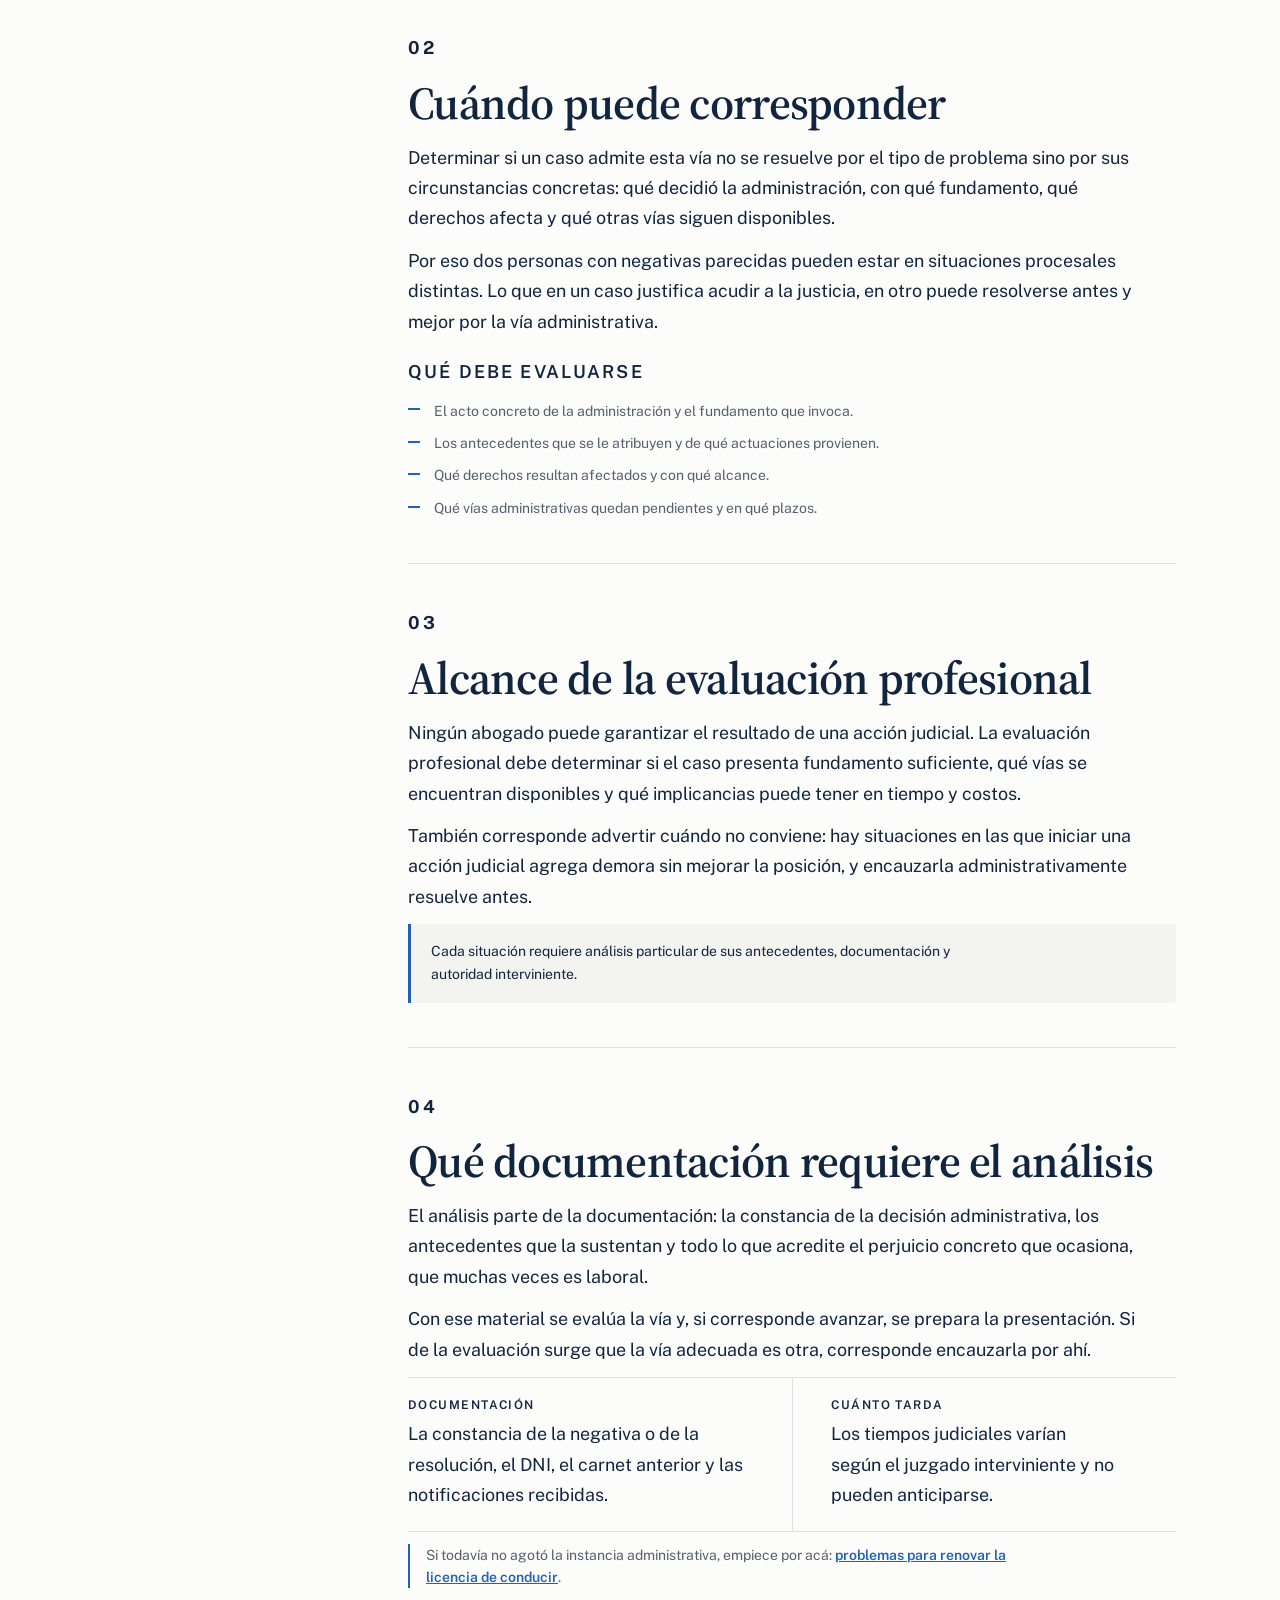
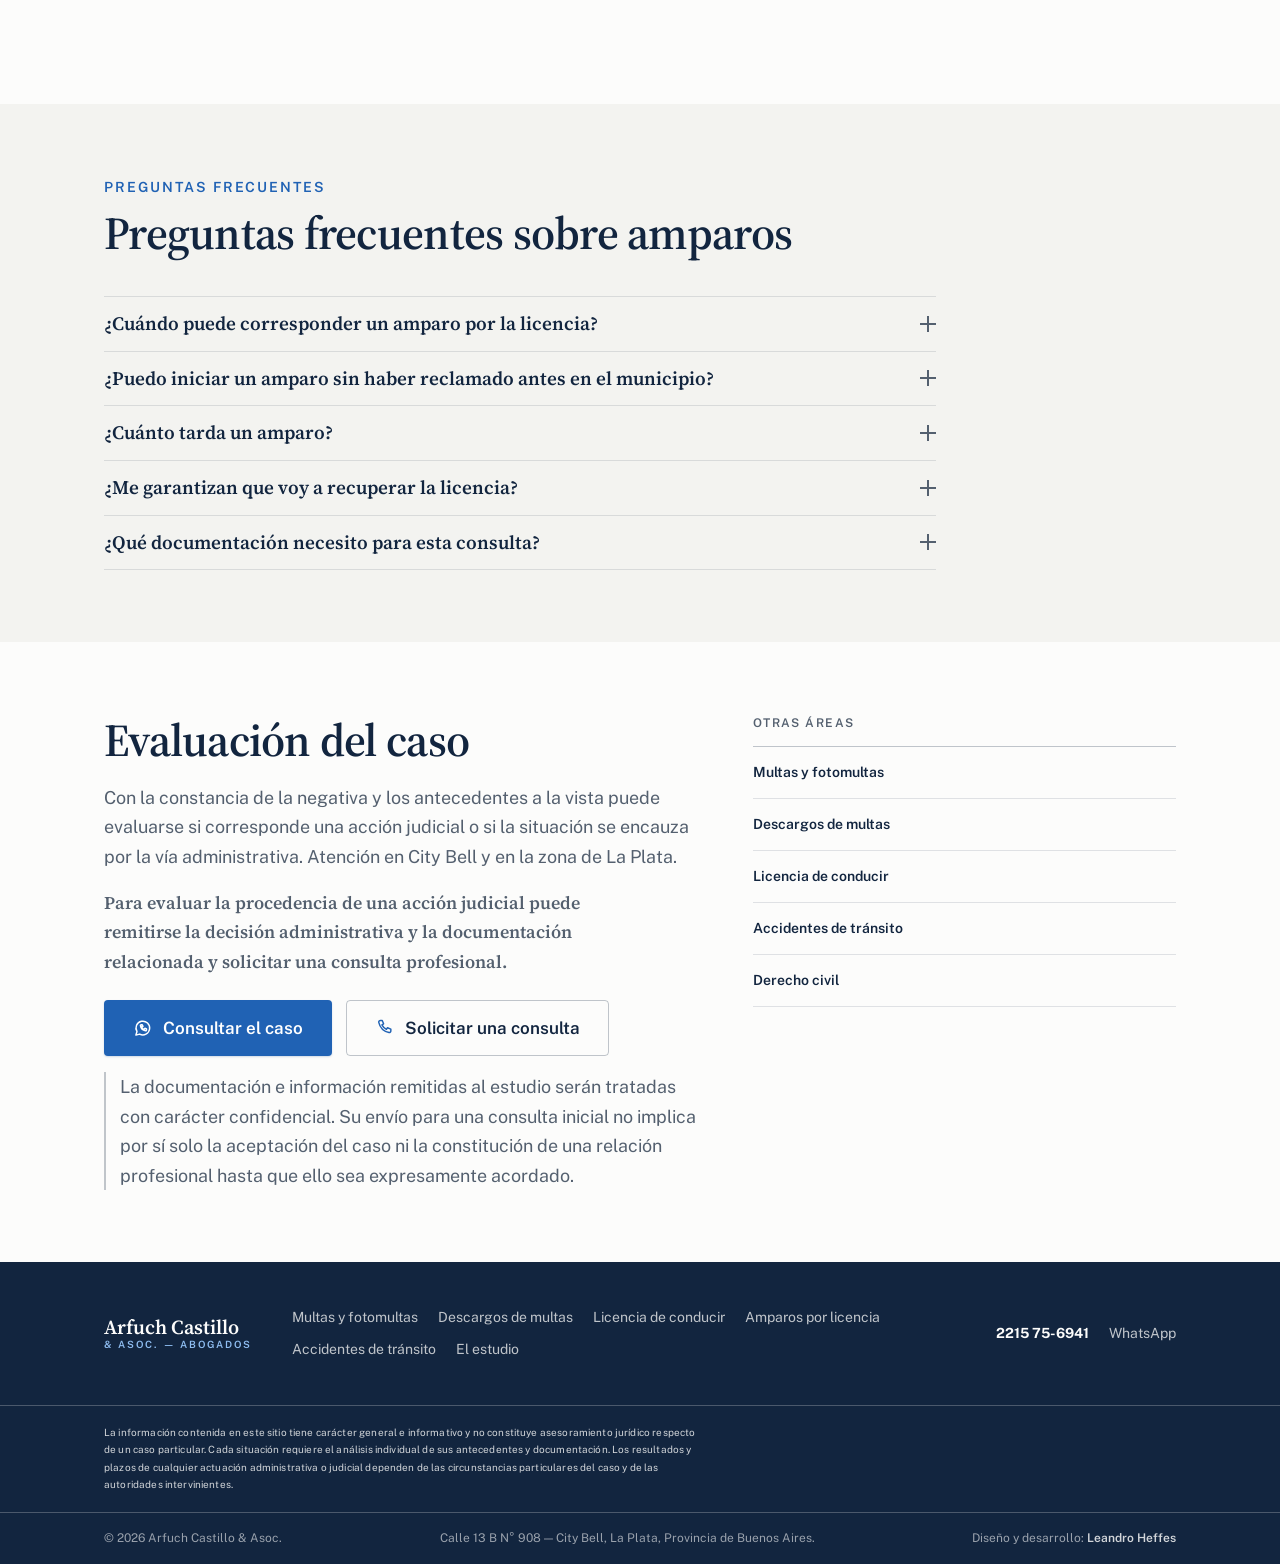
<file: amparo-licencia-conducir/index.html>
<!DOCTYPE html>
<html lang="es-AR">
<head>
<meta charset="utf-8">
<meta name="viewport" content="width=device-width, initial-scale=1">

<!-- ═══════════════════════════════════════════════════════════════════════
     ÁREA D · AMPAROS POR LICENCIA DE CONDUCIR
     Página de servicio. El contenido extenso vive acá, no en la portada:
     la home resume y deriva, así las dos no compiten por la misma búsqueda.

     ⚠ TODO EL TEXTO JURÍDICO DEBE SER VALIDADO POR EL ESTUDIO ANTES DE
       PUBLICAR. Está redactado en términos prudentes ("puede corresponder",
       "debe analizarse", "suele") y sin plazos concretos, porque quien firma
       estas afirmaciones es el abogado, no el desarrollador.

     Trato de USTED en todo el sitio, por pedido del Estudio.
     ═══════════════════════════════════════════════════════════════════ -->

<title>Amparo por licencia de conducir | Arfuch Castillo</title>
<meta name="description" content="Cuándo una decisión administrativa sobre la licencia puede cuestionarse judicialmente, qué se evalúa y qué no puede garantizarse. City Bell, La Plata.">
<meta name="author" content="Arfuch Castillo &amp; Asoc.">
<meta name="robots" content="index, follow">
<link rel="canonical" href="https://arfuchcastillo.com.ar/amparo-licencia-conducir/">

<meta property="og:type" content="article">
<meta property="og:locale" content="es_AR">
<meta property="og:site_name" content="Arfuch Castillo &amp; Asoc.">
<meta property="og:title" content="Amparo por licencia de conducir">
<meta property="og:description" content="Situaciones excepcionales en las que una decisión administrativa sobre la licencia puede cuestionarse judicialmente.">
<meta property="og:url" content="https://arfuchcastillo.com.ar/amparo-licencia-conducir/">
<meta property="og:image" content="https://arfuchcastillo.com.ar/assets/img/og-arfuch-castillo.jpg">
<meta property="og:image:width" content="1200">
<meta property="og:image:height" content="630">
<meta property="og:image:alt" content="Estudio jurídico Arfuch Castillo &amp; Asoc. en City Bell, La Plata.">
<meta name="twitter:card" content="summary_large_image">

<meta name="theme-color" content="#12253F">
<link rel="icon" href="../assets/img/favicon.svg" type="image/svg+xml">

<link rel="preconnect" href="https://fonts.googleapis.com">
<link rel="preconnect" href="https://fonts.gstatic.com" crossorigin>
<link rel="stylesheet" href="https://fonts.googleapis.com/css2?family=Public+Sans:wght@400;500;600;700&amp;family=Source+Serif+4:opsz,wght@8..60,400;8..60,600;8..60,700&amp;display=swap">
<link rel="stylesheet" href="../assets/css/styles.css">

<script type="application/ld+json">
{
  "@context": "https://schema.org",
  "@type": "BreadcrumbList",
  "itemListElement": [
    {
      "@type": "ListItem",
      "position": 1,
      "name": "Inicio",
      "item": "https://arfuchcastillo.com.ar/"
    },
    {
      "@type": "ListItem",
      "position": 2,
      "name": "Amparos por licencia",
      "item": "https://arfuchcastillo.com.ar/amparo-licencia-conducir/"
    }
  ]
}
</script>

<!-- El servicio referencia al estudio por su @id: el negocio se declara una
     sola vez, en la home. Acá sólo se dice qué servicio presta esta página y
     en qué jurisdicción. -->
<script type="application/ld+json">
{
  "@context": "https://schema.org",
  "@type": "Service",
  "name": "Amparos por licencia",
  "serviceType": "Amparos por licencia",
  "url": "https://arfuchcastillo.com.ar/amparo-licencia-conducir/",
  "provider": {
    "@type": "LegalService",
    "@id": "https://arfuchcastillo.com.ar/#estudio",
    "name": "Arfuch Castillo & Asoc.",
    "telephone": "+5492215756941",
    "address": {
      "@type": "PostalAddress",
      "streetAddress": "Calle 13 B N° 908",
      "addressLocality": "City Bell",
      "addressRegion": "Provincia de Buenos Aires",
      "postalCode": "1896",
      "addressCountry": "AR"
    }
  },
  "areaServed": {
    "@type": "AdministrativeArea",
    "name": "La Plata, Provincia de Buenos Aires"
  }
}
</script>

<!-- El schema de preguntas tiene que coincidir palabra por palabra con el
     texto visible: si se edita una respuesta abajo, se edita acá también. -->
<script type="application/ld+json">
{
  "@context": "https://schema.org",
  "@type": "FAQPage",
  "mainEntity": [
    {
      "@type": "Question",
      "name": "¿Cuándo puede corresponder un amparo por la licencia?",
      "acceptedAnswer": {
        "@type": "Answer",
        "text": "Existen situaciones excepcionales en las cuales una decisión administrativa puede ser cuestionada judicialmente. No es una vía automática ni aplicable a cualquier caso, y no puede garantizarse un resultado. Cada situación requiere análisis particular de sus antecedentes, documentación y autoridad interviniente."
      }
    },
    {
      "@type": "Question",
      "name": "¿Puedo iniciar un amparo sin haber reclamado antes en el municipio?",
      "acceptedAnswer": {
        "@type": "Answer",
        "text": "Depende del caso. En general conviene evaluar primero qué vías administrativas están disponibles y en qué estado se encuentran, porque esa circunstancia incide en la procedencia de la acción judicial."
      }
    },
    {
      "@type": "Question",
      "name": "¿Cuánto tarda un amparo?",
      "acceptedAnswer": {
        "@type": "Answer",
        "text": "Los tiempos dependen del juzgado interviniente y de las circunstancias del caso, de modo que no es posible anticipar un plazo. No puede anticiparse un plazo sin conocer las circunstancias del caso."
      }
    },
    {
      "@type": "Question",
      "name": "¿Me garantizan que voy a recuperar la licencia?",
      "acceptedAnswer": {
        "@type": "Answer",
        "text": "No. El resultado de una acción judicial no puede garantizarse. Lo que corresponde es evaluar sus antecedentes, la procedencia de la vía y sus posibles implicancias en tiempo y costos."
      }
    },
    {
      "@type": "Question",
      "name": "¿Qué documentación necesito para esta consulta?",
      "acceptedAnswer": {
        "@type": "Answer",
        "text": "La constancia de la decisión administrativa, su DNI, el carnet anterior si lo conserva y las notificaciones que haya recibido. Si falta parte de la documentación, puede obtenerse con posterioridad."
      }
    }
  ]
}
</script>
</head>

<body>

<a class="salto-contenido" href="#contenido">Ir al contenido</a>

<header class="barra" id="barra">
  <div class="barra__interior">

    <a class="marca" href="../" aria-label="Arfuch Castillo y Asociados — inicio">
      <span class="marca__nombre">Arfuch Castillo</span>
      <span class="marca__complemento">&amp; Asoc. — Abogados</span>
    </a>

    <nav class="barra__nav" aria-label="Navegación principal">
      <a href="../multas-fotomultas-provincia-buenos-aires/">Multas</a>
      <a href="../problemas-renovacion-licencia-conducir/">Licencia</a>
      <a href="../abogado-accidentes-transito/">Accidentes</a>
      <a href="../#estudio">El estudio</a>
      <a href="../#contacto">Contacto</a>
    </nav>

    <div class="barra__acciones">
      <a class="boton boton--principal boton--compacto" href="tel:+5492215756941" data-evento="tel-barra">
        <svg viewBox="0 0 24 24" fill="none" stroke="currentColor" stroke-width="1.75" stroke-linecap="round" stroke-linejoin="round" aria-hidden="true"><path d="M6.5 3h2.2l1.6 4-2 1.3a12.5 12.5 0 0 0 5.4 5.4l1.3-2 4 1.6v2.2a2 2 0 0 1-2.2 2A16.5 16.5 0 0 1 4.5 5.2 2 2 0 0 1 6.5 3z"></path></svg>
        <span class="boton__texto">2215 75-6941</span>
      </a>

      <button class="menu-boton" type="button" aria-label="Abrir menú" aria-expanded="false" aria-controls="menu-movil">
        <span class="menu-boton__lineas" aria-hidden="true"><i></i><i></i><i></i></span>
      </button>
    </div>

  </div>

  <nav class="menu-movil" id="menu-movil" aria-label="Navegación principal (móvil)" hidden>
    <ul class="menu-movil__lista">
      <li><a href="../multas-fotomultas-provincia-buenos-aires/">Multas y fotomultas</a></li>
      <li><a href="../descargo-multas-transito/">Descargos de multas</a></li>
      <li><a href="../problemas-renovacion-licencia-conducir/">Licencia de conducir</a></li>
      <li><a href="../amparo-licencia-conducir/" aria-current="page">Amparos por licencia</a></li>
      <li><a href="../abogado-accidentes-transito/">Accidentes de tránsito</a></li>
      <li><a href="../#caso-civil">Derecho civil</a></li>
      <li><a href="../#estudio">El estudio</a></li>
      <li><a href="../#contacto">Contacto</a></li>
    </ul>
    <div class="menu-movil__pie">
      <a class="boton boton--principal boton--ancho" href="tel:+5492215756941" data-evento="tel-menu">
        <svg viewBox="0 0 24 24" fill="none" stroke="currentColor" stroke-width="1.75" stroke-linecap="round" stroke-linejoin="round" aria-hidden="true"><path d="M6.5 3h2.2l1.6 4-2 1.3a12.5 12.5 0 0 0 5.4 5.4l1.3-2 4 1.6v2.2a2 2 0 0 1-2.2 2A16.5 16.5 0 0 1 4.5 5.2 2 2 0 0 1 6.5 3z"></path></svg>
        Contactar al estudio
      </a>
    </div>
  </nav>
</header>

<main id="contenido">

  <!-- ── Cabecera del área ─────────────────────────────────────────────── -->
  <section class="cabecera-area" aria-labelledby="area-titulo">
    <div class="contenedor">

      <nav class="migas" aria-label="Ubicación">
        <ol>
          <li><a href="../">Inicio</a></li>
          <li aria-current="page">Amparos por licencia</li>
        </ol>
      </nav>

      <p class="ante-titulo ante-titulo--claro">Área de práctica</p>
      <h1 class="cabecera-area__titulo" id="area-titulo">Amparo por licencia de conducir</h1>
      <p class="cabecera-area__lead">
        Existen situaciones excepcionales en las cuales una decisión administrativa puede ser cuestionada judicialmente. No es una vía automática ni disponible en cualquier caso, y por eso lo primero es evaluar si la suya la admite.
      </p>

      <div class="cabecera-area__acciones">
        <a class="boton boton--claro boton--grande" href="tel:+5492215756941" data-evento="tel-area-amparo">
          <svg viewBox="0 0 24 24" fill="none" stroke="currentColor" stroke-width="1.75" stroke-linecap="round" stroke-linejoin="round" aria-hidden="true"><path d="M6.5 3h2.2l1.6 4-2 1.3a12.5 12.5 0 0 0 5.4 5.4l1.3-2 4 1.6v2.2a2 2 0 0 1-2.2 2A16.5 16.5 0 0 1 4.5 5.2 2 2 0 0 1 6.5 3z"></path></svg>
          Solicitar una consulta
        </a>
        <a class="boton boton--contorno-claro boton--grande"
           href="https://wa.me/5492215756941?text=Hola%2C%20quiero%20consultar%20sobre%20un%20amparo%20por%20mi%20licencia."
           target="_blank" rel="noopener" data-evento="wa-area-amparo">
          <svg viewBox="0 0 24 24" fill="none" stroke="currentColor" stroke-width="1.75" stroke-linecap="round" stroke-linejoin="round" aria-hidden="true"><path d="M3.5 20.5l1.3-4.2A8.2 8.2 0 1 1 8 19.3l-4.5 1.2z"></path><path d="M9 9.2c.2 1 .7 2 1.5 2.8.8.8 1.8 1.3 2.8 1.5l1-1.2 1.9.9v1.3c0 .5-.5 1-1.1.9a7.6 7.6 0 0 1-6.2-6.2c-.1-.6.4-1.1.9-1.1h1.3l.9 1.9-1 1.2z"></path></svg>
          Enviar documentación
        </a>
      </div>

    </div>
  </section>

  <!-- ── Imagen del área ──────────────────────────────────────────────── -->
  <section class="figura-area">
    <div class="contenedor">
        <img class="figura-area__foto" src="../assets/img/amparoImage.webp"
             alt="Expediente judicial sobre un escritorio en el ámbito de tribunales" width="1600" height="1000"
             loading="lazy" decoding="async">
    </div>
  </section>

  <!-- ── Cuerpo: riel de contenidos + los temas ────────────────────────── -->
  <section class="casos" aria-label="Temas de amparos por licencia">
    <div class="contenedor casos__interior">

      <aside class="riel" aria-label="Contenido de esta página">
        <p class="riel__rotulo">En esta página</p>
        <ol class="riel__lista">
          <li><a href="#que-es" data-riel="que-es"><span>01</span> Qué es</a></li>
          <li><a href="#cuando" data-riel="cuando"><span>02</span> Cuándo puede corresponder</a></li>
          <li><a href="#limites" data-riel="limites"><span>03</span> Alcance</a></li>
          <li><a href="#como-trabajamos" data-riel="como-trabajamos"><span>04</span> Qué se evalúa</a></li>
        </ol>
        <a class="riel__tel" href="tel:+5492215756941" data-evento="tel-riel-amparo">
          <svg viewBox="0 0 24 24" fill="none" stroke="currentColor" stroke-width="1.9" stroke-linecap="round" stroke-linejoin="round" aria-hidden="true"><path d="M6.5 3h2.2l1.6 4-2 1.3a12.5 12.5 0 0 0 5.4 5.4l1.3-2 4 1.6v2.2a2 2 0 0 1-2.2 2A16.5 16.5 0 0 1 4.5 5.2 2 2 0 0 1 6.5 3z"></path></svg>
          2215 75-6941
        </a>
      </aside>

      <div class="temas">

        <article class="tema" id="que-es" aria-labelledby="que-es-titulo">
          <p class="tema__ordinal" aria-hidden="true">01</p>
          <h2 class="tema__titulo" id="que-es-titulo">Qué es esta vía</h2>
          <p>
            Las decisiones de la administración sobre la licencia de conducir —denegarla, limitarla, reducir una categoría— son actos administrativos, y como tales deben estar fundados. Cuando una decisión de esa clase afecta derechos de manera manifiesta, el ordenamiento prevé la posibilidad de acudir a la justicia para que la revise.
          </p>
          <p>
            Es una vía de carácter excepcional. No reemplaza al trámite administrativo ni está pensada para cualquier desacuerdo con una resolución: existe para situaciones en las que la afectación es clara y las otras vías no resultan idóneas o suficientes.
          </p>
        </article>

        <article class="tema" id="cuando" aria-labelledby="cuando-titulo">
          <p class="tema__ordinal" aria-hidden="true">02</p>
          <h2 class="tema__titulo" id="cuando-titulo">Cuándo puede corresponder</h2>
          <p>
            Determinar si un caso admite esta vía no se resuelve por el tipo de problema sino por sus circunstancias concretas: qué decidió la administración, con qué fundamento, qué derechos afecta y qué otras vías siguen disponibles.
          </p>
          <p>
            Por eso dos personas con negativas parecidas pueden estar en situaciones procesales distintas. Lo que en un caso justifica acudir a la justicia, en otro puede resolverse antes y mejor por la vía administrativa.
          </p>
          <p class="tema__rotulo">Qué debe evaluarse</p>
          <ul class="lista-marcada">
            <li>El acto concreto de la administración y el fundamento que invoca.</li>
            <li>Los antecedentes que se le atribuyen y de qué actuaciones provienen.</li>
            <li>Qué derechos resultan afectados y con qué alcance.</li>
            <li>Qué vías administrativas quedan pendientes y en qué plazos.</li>
          </ul>
        </article>

        <article class="tema" id="limites" aria-labelledby="limites-titulo">
          <p class="tema__ordinal" aria-hidden="true">03</p>
          <h2 class="tema__titulo" id="limites-titulo">Alcance de la evaluación profesional</h2>
          <p>
            Ningún abogado puede garantizar el resultado de una acción judicial. La evaluación profesional debe determinar si el caso presenta fundamento suficiente, qué vías se encuentran disponibles y qué implicancias puede tener en tiempo y costos.
          </p>
          <p>
            También corresponde advertir cuándo no conviene: hay situaciones en las que iniciar una acción judicial agrega demora sin mejorar la posición, y encauzarla administrativamente resuelve antes.
          </p>
          <div class="aviso">
            <p>
              Cada situación requiere análisis particular de sus antecedentes, documentación y autoridad interviniente.
            </p>
          </div>
        </article>

        <article class="tema" id="como-trabajamos" aria-labelledby="como-trabajamos-titulo">
          <p class="tema__ordinal" aria-hidden="true">04</p>
          <h2 class="tema__titulo" id="como-trabajamos-titulo">Qué documentación requiere el análisis</h2>
          <p>
            El análisis parte de la documentación: la constancia de la decisión administrativa, los antecedentes que la sustentan y todo lo que acredite el perjuicio concreto que ocasiona, que muchas veces es laboral.
          </p>
          <p>
            Con ese material se evalúa la vía y, si corresponde avanzar, se prepara la presentación. Si de la evaluación surge que la vía adecuada es otra, corresponde encauzarla por ahí.
          </p>
          <div class="caso__datos">
            <div class="ficha">
              <h3 class="ficha__rotulo">Documentación</h3>
              <p class="ficha__texto">
                La constancia de la negativa o de la resolución, el DNI, el carnet anterior y las notificaciones recibidas.
              </p>
            </div>
            <div class="ficha">
              <h3 class="ficha__rotulo">Cuánto tarda</h3>
              <p class="ficha__texto">
                Los tiempos judiciales varían según el juzgado interviniente y no pueden anticiparse.
              </p>
            </div>
          </div>
          <p class="tema__derivacion">
            Si todavía no agotó la instancia administrativa, empiece por acá:
            <a href="../problemas-renovacion-licencia-conducir/">problemas para renovar la licencia de conducir</a>.
          </p>
        </article>

      </div>
    </div>
  </section>

  <!-- ── Preguntas frecuentes ──────────────────────────────────────────── -->
  <section class="preguntas-area" id="preguntas" aria-labelledby="preguntas-titulo">
    <div class="contenedor">
      <header class="preguntas-area__encabezado">
        <p class="ante-titulo">Preguntas frecuentes</p>
        <h2 id="preguntas-titulo">Preguntas frecuentes sobre amparos</h2>
      </header>

      <div class="preguntas-area__lista">
        <details class="pregunta" id="faq-cuando-puede-corresponder-amparo-licencia">
          <summary><span>¿Cuándo puede corresponder un amparo por la licencia?</span><span class="pregunta__signo" aria-hidden="true"></span></summary>
          <div class="pregunta__respuesta"><p>Existen situaciones excepcionales en las cuales una decisión administrativa puede ser cuestionada judicialmente. No es una vía automática ni aplicable a cualquier caso, y no puede garantizarse un resultado. Cada situación requiere análisis particular de sus antecedentes, documentación y autoridad interviniente.</p></div>
        </details>
        <details class="pregunta" id="faq-puedo-iniciar-amparo-sin-haber">
          <summary><span>¿Puedo iniciar un amparo sin haber reclamado antes en el municipio?</span><span class="pregunta__signo" aria-hidden="true"></span></summary>
          <div class="pregunta__respuesta"><p>Depende del caso. En general conviene evaluar primero qué vías administrativas están disponibles y en qué estado se encuentran, porque esa circunstancia incide en la procedencia de la acción judicial.</p></div>
        </details>
        <details class="pregunta" id="faq-cuanto-tarda-amparo">
          <summary><span>¿Cuánto tarda un amparo?</span><span class="pregunta__signo" aria-hidden="true"></span></summary>
          <div class="pregunta__respuesta"><p>Los tiempos dependen del juzgado interviniente y de las circunstancias del caso, de modo que no es posible anticipar un plazo. No puede anticiparse un plazo sin conocer las circunstancias del caso.</p></div>
        </details>
        <details class="pregunta" id="faq-garantizan-voy-recuperar-licencia">
          <summary><span>¿Me garantizan que voy a recuperar la licencia?</span><span class="pregunta__signo" aria-hidden="true"></span></summary>
          <div class="pregunta__respuesta"><p>No. El resultado de una acción judicial no puede garantizarse. Lo que corresponde es evaluar sus antecedentes, la procedencia de la vía y sus posibles implicancias en tiempo y costos.</p></div>
        </details>
        <details class="pregunta" id="faq-documentacion-necesito-esta-consulta">
          <summary><span>¿Qué documentación necesito para esta consulta?</span><span class="pregunta__signo" aria-hidden="true"></span></summary>
          <div class="pregunta__respuesta"><p>La constancia de la decisión administrativa, su DNI, el carnet anterior si lo conserva y las notificaciones que haya recibido. Si falta parte de la documentación, puede obtenerse con posterioridad.</p></div>
        </details>
      </div>
    </div>
  </section>

  <!-- ── Cierre + derivación a las otras áreas ─────────────────────────── -->
  <section class="cierre-area" aria-labelledby="cierre-titulo">
    <div class="contenedor cierre-area__interior">

      <div class="cierre-area__llamado">
        <h2 id="cierre-titulo">Evaluación del caso</h2>
        <p>
          Con la constancia de la negativa y los antecedentes a la vista puede evaluarse si corresponde una acción judicial o si la situación se encauza por la vía administrativa. Atención en City Bell y en la zona de La Plata.
        </p>
        <!-- Cierre por problema (puntos 10 y 11): nombra la situación concreta
             y deriva a WhatsApp, que acá es el botón principal. -->
        <p class="cierre-area__pregunta">Para evaluar la procedencia de una acción judicial puede remitirse la decisión administrativa y la documentación relacionada y solicitar una consulta profesional.</p>
        <div class="cierre-area__acciones">
          <a class="boton boton--principal boton--grande"
             href="https://wa.me/5492215756941?text=Hola%2C%20quiero%20consultar%20sobre%20un%20amparo%20por%20mi%20licencia."
             target="_blank" rel="noopener" data-evento="wa-cierre-amparo">
            <svg viewBox="0 0 24 24" fill="none" stroke="currentColor" stroke-width="1.75" stroke-linecap="round" stroke-linejoin="round" aria-hidden="true"><path d="M3.5 20.5l1.3-4.2A8.2 8.2 0 1 1 8 19.3l-4.5 1.2z"></path><path d="M9 9.2c.2 1 .7 2 1.5 2.8.8.8 1.8 1.3 2.8 1.5l1-1.2 1.9.9v1.3c0 .5-.5 1-1.1.9a7.6 7.6 0 0 1-6.2-6.2c-.1-.6.4-1.1.9-1.1h1.3l.9 1.9-1 1.2z"></path></svg>
            Consultar el caso
          </a>
          <a class="boton boton--secundario boton--grande" href="tel:+5492215756941" data-evento="tel-cierre-amparo">
            <svg viewBox="0 0 24 24" fill="none" stroke="currentColor" stroke-width="1.75" stroke-linecap="round" stroke-linejoin="round" aria-hidden="true"><path d="M6.5 3h2.2l1.6 4-2 1.3a12.5 12.5 0 0 0 5.4 5.4l1.3-2 4 1.6v2.2a2 2 0 0 1-2.2 2A16.5 16.5 0 0 1 4.5 5.2 2 2 0 0 1 6.5 3z"></path></svg>
            Solicitar una consulta
          </a>
        </div>

        <!-- Nota de confidencialidad (pedido del Estudio). Va junto a la zona
             donde se solicita documentación, porque puede incluir DNI, actas,
             historias clínicas o sentencias. -->
        <p class="nota-confidencial">
          La documentación e información remitidas al estudio serán tratadas con
          carácter confidencial. Su envío para una consulta inicial no implica
          por sí solo la aceptación del caso ni la constitución de una relación
          profesional hasta que ello sea expresamente acordado.
        </p>
      </div>

      <nav class="cierre-area__otras" aria-label="Otras áreas">
        <p class="cierre-area__rotulo">Otras áreas</p>
        <ul>
          <li><a href="../multas-fotomultas-provincia-buenos-aires/">Multas y fotomultas</a></li>
          <li><a href="../descargo-multas-transito/">Descargos de multas</a></li>
          <li><a href="../problemas-renovacion-licencia-conducir/">Licencia de conducir</a></li>
          <li><a href="../abogado-accidentes-transito/">Accidentes de tránsito</a></li>
          <li><a href="../#caso-civil">Derecho civil</a></li>
        </ul>
      </nav>

    </div>
  </section>

</main>

<footer class="pie">
  <div class="contenedor pie__interior">
    <div class="pie__marca">
      <p class="pie__nombre">Arfuch Castillo</p>
      <p class="pie__complemento">&amp; Asoc. — Abogados</p>
    </div>

    <nav class="pie__enlaces" aria-label="Áreas de práctica">
      <a href="../multas-fotomultas-provincia-buenos-aires/">Multas y fotomultas</a>
      <a href="../descargo-multas-transito/">Descargos de multas</a>
      <a href="../problemas-renovacion-licencia-conducir/">Licencia de conducir</a>
      <a href="../amparo-licencia-conducir/">Amparos por licencia</a>
      <a href="../abogado-accidentes-transito/">Accidentes de tránsito</a>
      <a href="../#estudio">El estudio</a>
    </nav>

    <div class="pie__contacto">
      <a class="pie__tel" href="tel:+5492215756941" data-evento="tel-pie">2215 75-6941</a>
      <a href="https://wa.me/5492215756941?text=Hola%2C%20quiero%20consultar%20sobre..."
         target="_blank" rel="noopener" data-evento="wa-pie">WhatsApp</a>
    </div>
  </div>

  <!-- Aviso legal (pedido del Estudio). Texto fijo en todas las URLs, nunca
       dentro de un modal ni plegado. -->
  <div class="pie__aviso">
    <div class="contenedor">
      <p>
        La información contenida en este sitio tiene carácter general e
        informativo y no constituye asesoramiento jurídico respecto de un caso
        particular. Cada situación requiere el análisis individual de sus
        antecedentes y documentación. Los resultados y plazos de cualquier
        actuación administrativa o judicial dependen de las circunstancias
        particulares del caso y de las autoridades intervinientes.
      </p>
    </div>
  </div>

  <div class="pie__base">
    <div class="contenedor pie__base-interior">
      <!-- El año queda escrito acá como respaldo: si el JS no corre se ve
           igual y nunca queda vacío. main.js lo actualiza al año en curso. -->
      <p>© <span data-anio>2026</span> Arfuch Castillo &amp; Asoc.</p>
      <address>Calle 13 B N° 908 — City Bell, La Plata, Provincia de Buenos Aires.</address>
      <p class="pie__credito">
        Diseño y desarrollo:
        <a href="https://leandroheffes.com" target="_blank" rel="noopener">Leandro Heffes</a>
      </p>
    </div>
  </div>
</footer>

<!-- ══════════════════════════════════════════════════════════════════════
     CONTACTO PERMANENTE (punto 10 del informe)
     WhatsApp visible desde el primer momento, no después de hacer scroll.
     En móvil es una barra inferior fija; en escritorio, botones flotantes.
     ══════════════════════════════════════════════════════════════════ -->
<div class="contacto-fijo" aria-label="Contacto rápido">
  <a class="contacto-fijo__wa"
     href="https://wa.me/5492215756941?text=Hola%2C%20quiero%20consultar%20sobre%20un%20amparo%20por%20mi%20licencia."
     target="_blank" rel="noopener" data-evento="wa-barra-fija">
    <svg viewBox="0 0 24 24" fill="none" stroke="currentColor" stroke-width="1.9" stroke-linecap="round" stroke-linejoin="round" aria-hidden="true"><path d="M3.5 20.5l1.3-4.2A8.2 8.2 0 1 1 8 19.3l-4.5 1.2z"></path><path d="M9 9.2c.2 1 .7 2 1.5 2.8.8.8 1.8 1.3 2.8 1.5l1-1.2 1.9.9v1.3c0 .5-.5 1-1.1.9a7.6 7.6 0 0 1-6.2-6.2c-.1-.6.4-1.1.9-1.1h1.3l.9 1.9-1 1.2z"></path></svg>
    <span>Contactar al estudio</span>
  </a>

  <a class="contacto-fijo__tel" href="tel:+5492215756941" data-evento="tel-barra-fija"
     aria-label="Llamar al estudio: 2215 75-6941">
    <svg viewBox="0 0 24 24" fill="none" stroke="currentColor" stroke-width="1.9" stroke-linecap="round" stroke-linejoin="round" aria-hidden="true"><path d="M6.5 3h2.2l1.6 4-2 1.3a12.5 12.5 0 0 0 5.4 5.4l1.3-2 4 1.6v2.2a2 2 0 0 1-2.2 2A16.5 16.5 0 0 1 4.5 5.2 2 2 0 0 1 6.5 3z"></path></svg>
    <span class="contacto-fijo__etiqueta">Llamar</span>
  </a>
</div>

<script src="../assets/js/main.js" defer></script>

</body>
</html>
</file>
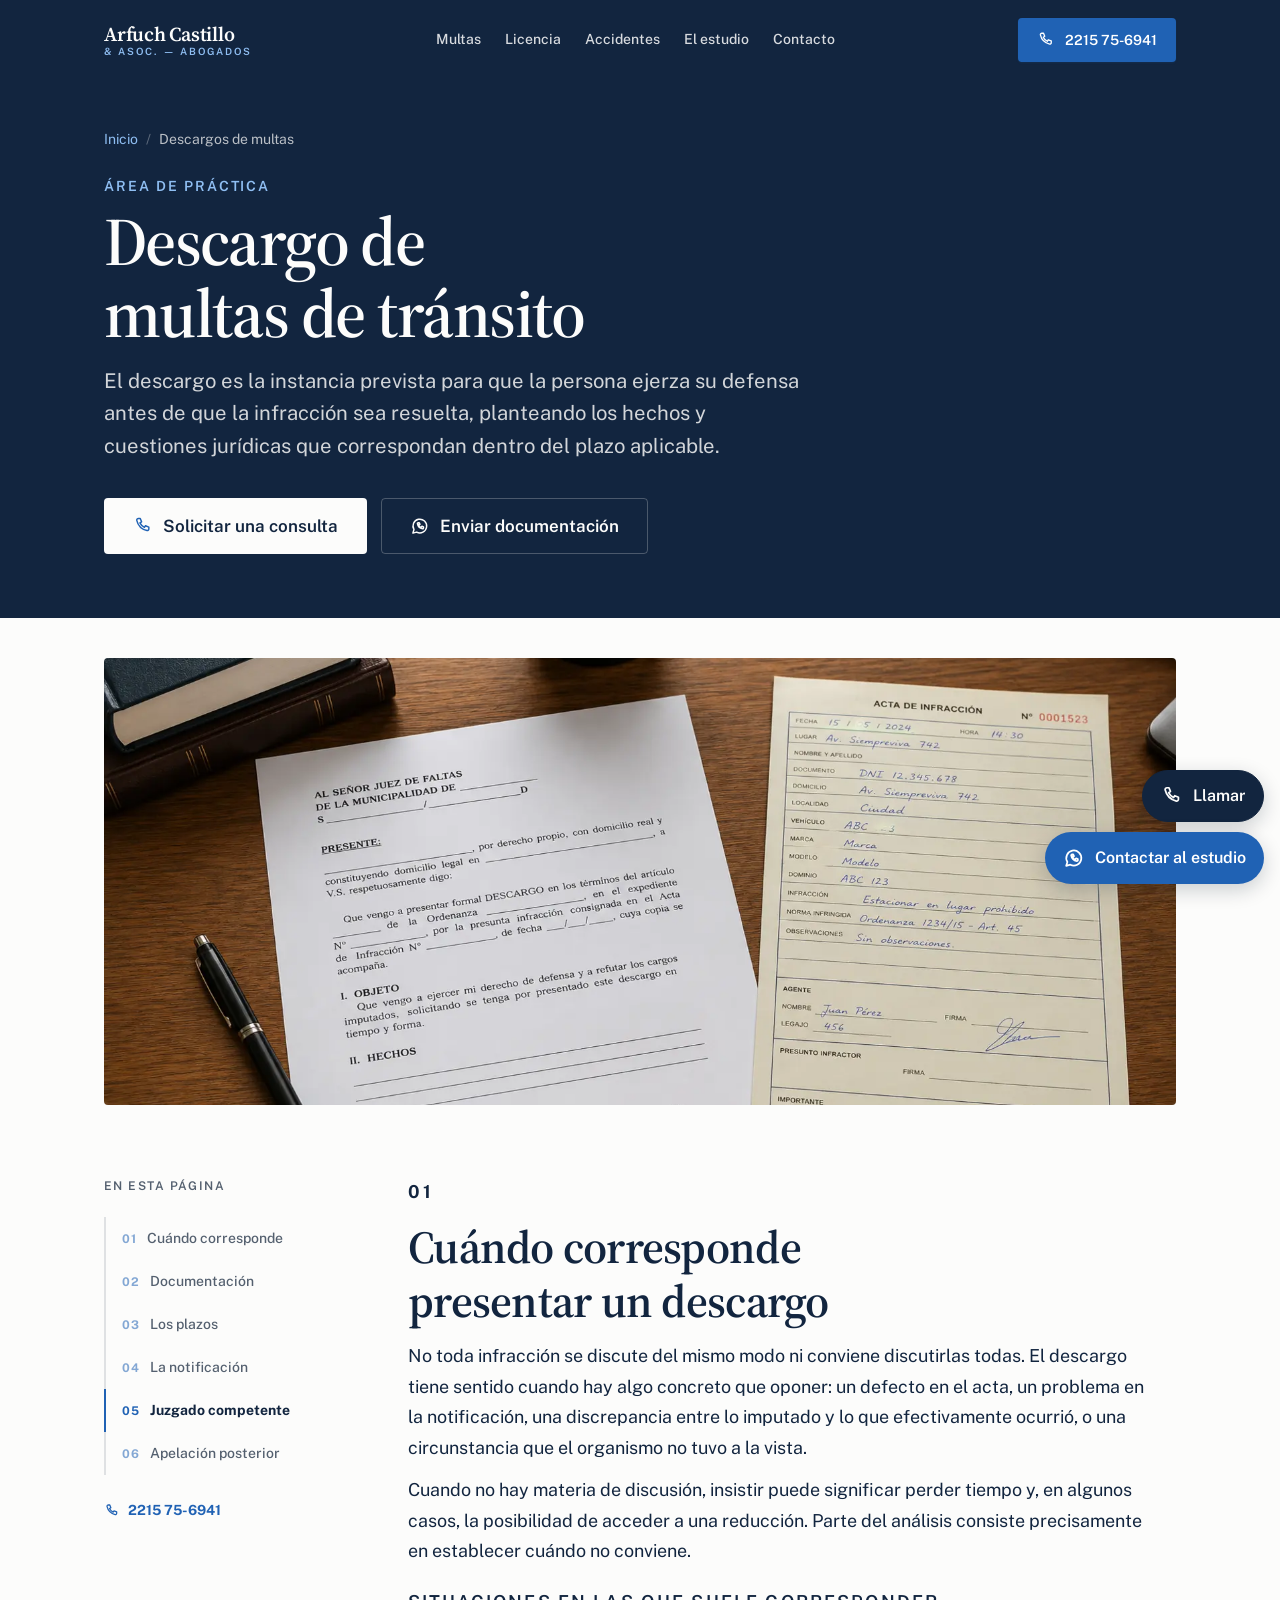
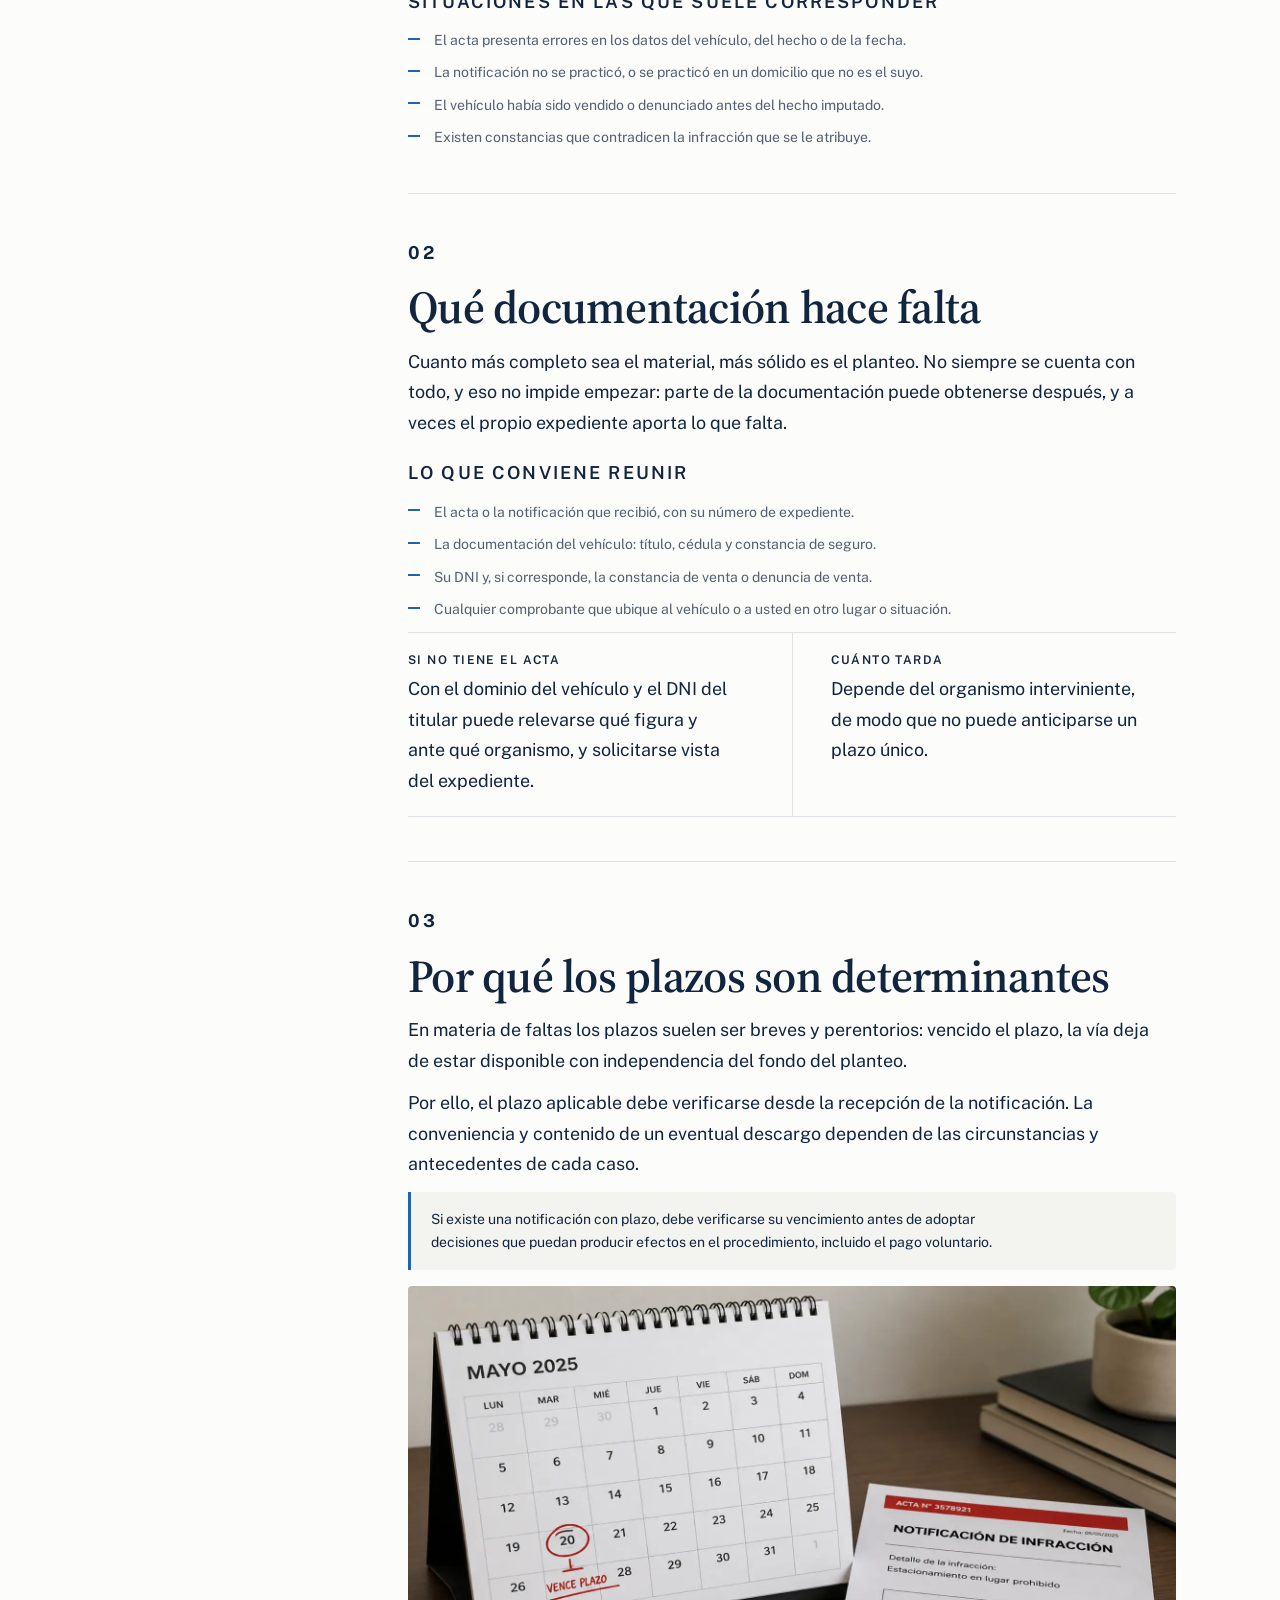
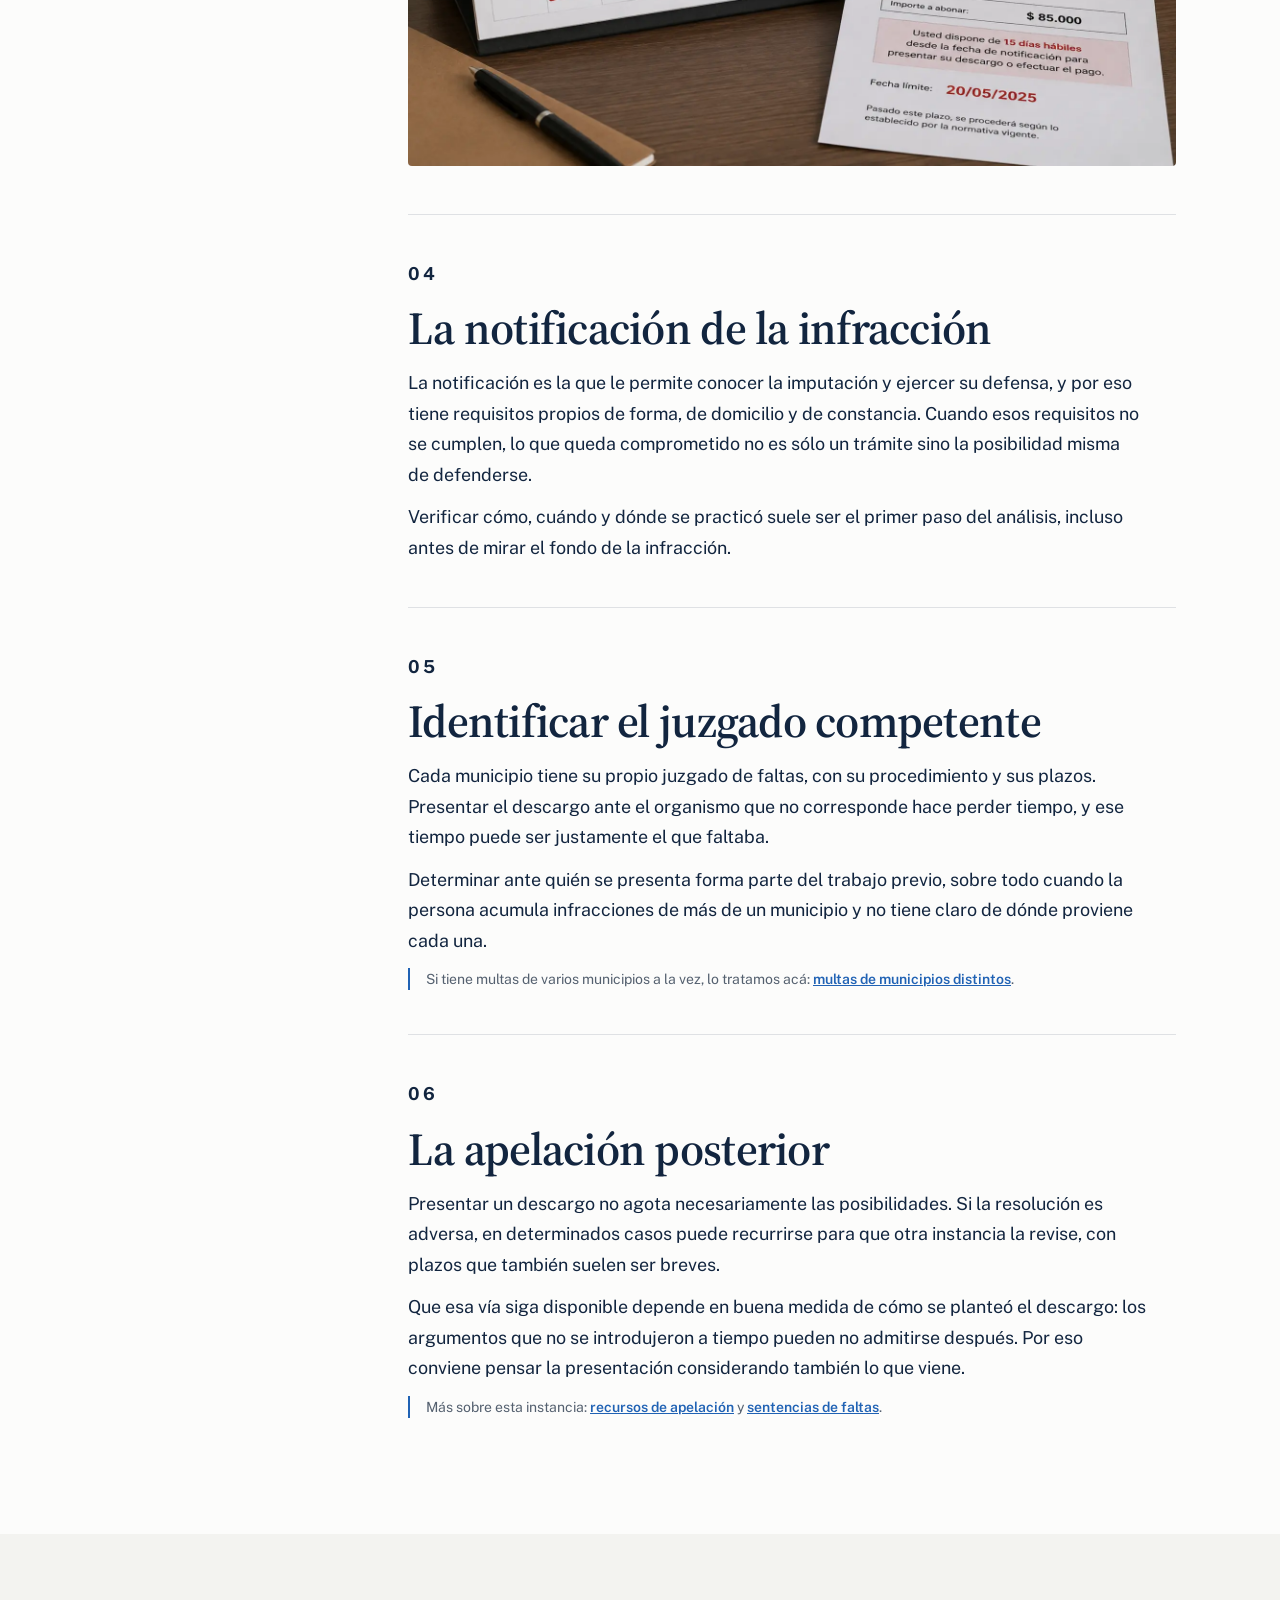
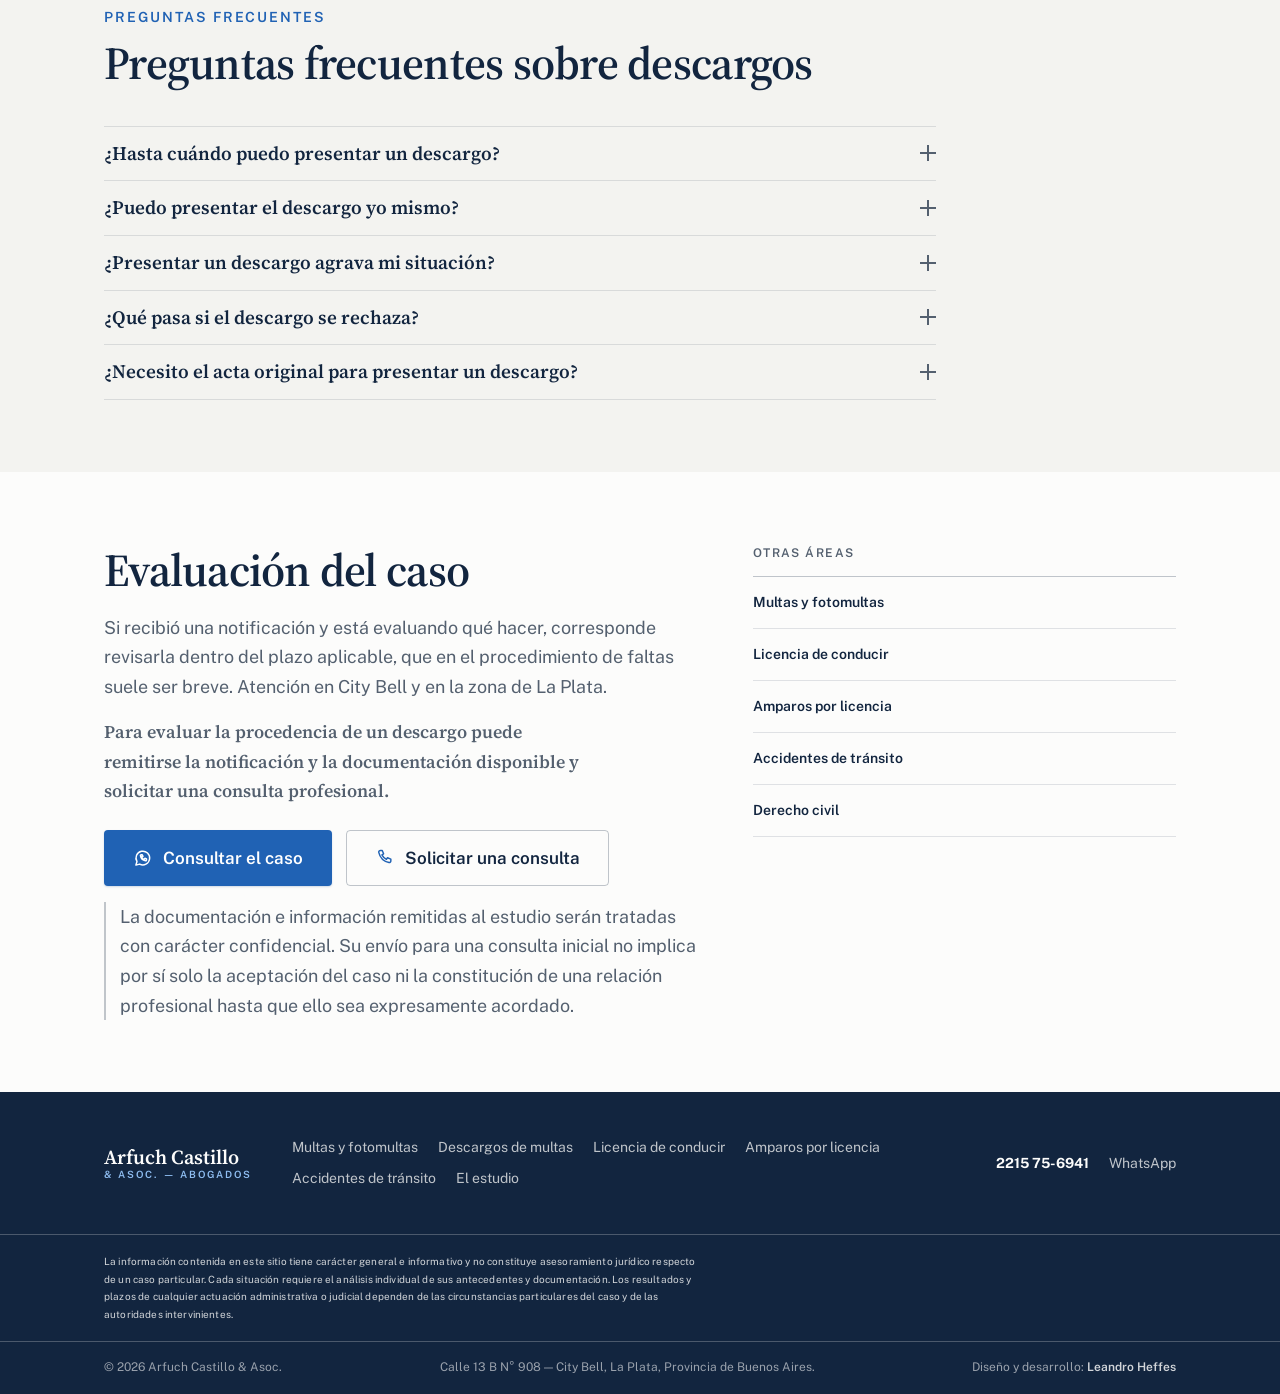
<file: descargo-multas-transito/index.html>
<!DOCTYPE html>
<html lang="es-AR">
<head>
<meta charset="utf-8">
<meta name="viewport" content="width=device-width, initial-scale=1">

<!-- ═══════════════════════════════════════════════════════════════════════
     ÁREA B · DESCARGOS DE MULTAS
     Página de servicio. El contenido extenso vive acá, no en la portada:
     la home resume y deriva, así las dos no compiten por la misma búsqueda.

     ⚠ TODO EL TEXTO JURÍDICO DEBE SER VALIDADO POR EL ESTUDIO ANTES DE
       PUBLICAR. Está redactado en términos prudentes ("puede corresponder",
       "debe analizarse", "suele") y sin plazos concretos, porque quien firma
       estas afirmaciones es el abogado, no el desarrollador.

     Trato de USTED en todo el sitio, por pedido del Estudio.
     ═══════════════════════════════════════════════════════════════════ -->

<title>Descargo de multas de tránsito en Provincia de Buenos Aires</title>
<meta name="description" content="Cuándo corresponde presentar un descargo, qué documentación hace falta y por qué los plazos son determinantes. Abogados en City Bell, La Plata.">
<meta name="author" content="Arfuch Castillo &amp; Asoc.">
<meta name="robots" content="index, follow">
<link rel="canonical" href="https://arfuchcastillo.com.ar/descargo-multas-transito/">

<meta property="og:type" content="article">
<meta property="og:locale" content="es_AR">
<meta property="og:site_name" content="Arfuch Castillo &amp; Asoc.">
<meta property="og:title" content="Descargo de multas de tránsito en Provincia de Buenos Aires">
<meta property="og:description" content="Cuándo corresponde presentar un descargo, qué documentación hace falta y por qué los plazos son determinantes.">
<meta property="og:url" content="https://arfuchcastillo.com.ar/descargo-multas-transito/">
<meta property="og:image" content="https://arfuchcastillo.com.ar/assets/img/og-arfuch-castillo.jpg">
<meta property="og:image:width" content="1200">
<meta property="og:image:height" content="630">
<meta property="og:image:alt" content="Estudio jurídico Arfuch Castillo &amp; Asoc. en City Bell, La Plata.">
<meta name="twitter:card" content="summary_large_image">

<meta name="theme-color" content="#12253F">
<link rel="icon" href="../assets/img/favicon.svg" type="image/svg+xml">

<link rel="preconnect" href="https://fonts.googleapis.com">
<link rel="preconnect" href="https://fonts.gstatic.com" crossorigin>
<link rel="stylesheet" href="https://fonts.googleapis.com/css2?family=Public+Sans:wght@400;500;600;700&amp;family=Source+Serif+4:opsz,wght@8..60,400;8..60,600;8..60,700&amp;display=swap">
<link rel="stylesheet" href="../assets/css/styles.css">

<script type="application/ld+json">
{
  "@context": "https://schema.org",
  "@type": "BreadcrumbList",
  "itemListElement": [
    {
      "@type": "ListItem",
      "position": 1,
      "name": "Inicio",
      "item": "https://arfuchcastillo.com.ar/"
    },
    {
      "@type": "ListItem",
      "position": 2,
      "name": "Descargos de multas",
      "item": "https://arfuchcastillo.com.ar/descargo-multas-transito/"
    }
  ]
}
</script>

<!-- El servicio referencia al estudio por su @id: el negocio se declara una
     sola vez, en la home. Acá sólo se dice qué servicio presta esta página y
     en qué jurisdicción. -->
<script type="application/ld+json">
{
  "@context": "https://schema.org",
  "@type": "Service",
  "name": "Descargos de multas",
  "serviceType": "Descargos de multas",
  "url": "https://arfuchcastillo.com.ar/descargo-multas-transito/",
  "provider": {
    "@type": "LegalService",
    "@id": "https://arfuchcastillo.com.ar/#estudio",
    "name": "Arfuch Castillo & Asoc.",
    "telephone": "+5492215756941",
    "address": {
      "@type": "PostalAddress",
      "streetAddress": "Calle 13 B N° 908",
      "addressLocality": "City Bell",
      "addressRegion": "Provincia de Buenos Aires",
      "postalCode": "1896",
      "addressCountry": "AR"
    }
  },
  "areaServed": {
    "@type": "AdministrativeArea",
    "name": "La Plata, Provincia de Buenos Aires"
  }
}
</script>

<!-- El schema de preguntas tiene que coincidir palabra por palabra con el
     texto visible: si se edita una respuesta abajo, se edita acá también. -->
<script type="application/ld+json">
{
  "@context": "https://schema.org",
  "@type": "FAQPage",
  "mainEntity": [
    {
      "@type": "Question",
      "name": "¿Hasta cuándo puedo presentar un descargo?",
      "acceptedAnswer": {
        "@type": "Answer",
        "text": "El plazo depende de la norma del municipio interviniente y del tipo de actuación, y suele ser breve y perentorio. Como su vencimiento cierra la vía, corresponde verificarlo a partir de la notificación."
      }
    },
    {
      "@type": "Question",
      "name": "¿Puedo presentar el descargo yo mismo?",
      "acceptedAnswer": {
        "@type": "Answer",
        "text": "El procedimiento admite presentaciones de la propia persona, pero el planteo tiene requisitos de forma y de contenido, y los argumentos que no se introducen a tiempo pueden no admitirse después. Conviene al menos revisar la situación antes de presentar."
      }
    },
    {
      "@type": "Question",
      "name": "¿Presentar un descargo agrava mi situación?",
      "acceptedAnswer": {
        "@type": "Answer",
        "text": "Presentar una defensa es el ejercicio de un derecho dentro del procedimiento. Lo que sí conviene evaluar antes es el efecto de otras decisiones, como el pago voluntario, que suele implicar el reconocimiento de la infracción."
      }
    },
    {
      "@type": "Question",
      "name": "¿Qué pasa si el descargo se rechaza?",
      "acceptedAnswer": {
        "@type": "Answer",
        "text": "En determinados casos la resolución puede recurrirse para que otra instancia la revise, dentro de plazos que también suelen ser breves. Que esa vía siga disponible depende en parte de cómo se planteó el descargo."
      }
    },
    {
      "@type": "Question",
      "name": "¿Necesito el acta original para presentar un descargo?",
      "acceptedAnswer": {
        "@type": "Answer",
        "text": "No siempre. Si no la conserva, con el dominio del vehículo y su DNI puede relevarse qué infracciones figuran y ante qué organismo, y solicitarse vista del expediente."
      }
    }
  ]
}
</script>
</head>

<body>

<a class="salto-contenido" href="#contenido">Ir al contenido</a>

<header class="barra" id="barra">
  <div class="barra__interior">

    <a class="marca" href="../" aria-label="Arfuch Castillo y Asociados — inicio">
      <span class="marca__nombre">Arfuch Castillo</span>
      <span class="marca__complemento">&amp; Asoc. — Abogados</span>
    </a>

    <nav class="barra__nav" aria-label="Navegación principal">
      <a href="../multas-fotomultas-provincia-buenos-aires/">Multas</a>
      <a href="../problemas-renovacion-licencia-conducir/">Licencia</a>
      <a href="../abogado-accidentes-transito/">Accidentes</a>
      <a href="../#estudio">El estudio</a>
      <a href="../#contacto">Contacto</a>
    </nav>

    <div class="barra__acciones">
      <a class="boton boton--principal boton--compacto" href="tel:+5492215756941" data-evento="tel-barra">
        <svg viewBox="0 0 24 24" fill="none" stroke="currentColor" stroke-width="1.75" stroke-linecap="round" stroke-linejoin="round" aria-hidden="true"><path d="M6.5 3h2.2l1.6 4-2 1.3a12.5 12.5 0 0 0 5.4 5.4l1.3-2 4 1.6v2.2a2 2 0 0 1-2.2 2A16.5 16.5 0 0 1 4.5 5.2 2 2 0 0 1 6.5 3z"></path></svg>
        <span class="boton__texto">2215 75-6941</span>
      </a>

      <button class="menu-boton" type="button" aria-label="Abrir menú" aria-expanded="false" aria-controls="menu-movil">
        <span class="menu-boton__lineas" aria-hidden="true"><i></i><i></i><i></i></span>
      </button>
    </div>

  </div>

  <nav class="menu-movil" id="menu-movil" aria-label="Navegación principal (móvil)" hidden>
    <ul class="menu-movil__lista">
      <li><a href="../multas-fotomultas-provincia-buenos-aires/">Multas y fotomultas</a></li>
      <li><a href="../descargo-multas-transito/" aria-current="page">Descargos de multas</a></li>
      <li><a href="../problemas-renovacion-licencia-conducir/">Licencia de conducir</a></li>
      <li><a href="../amparo-licencia-conducir/">Amparos por licencia</a></li>
      <li><a href="../abogado-accidentes-transito/">Accidentes de tránsito</a></li>
      <li><a href="../#caso-civil">Derecho civil</a></li>
      <li><a href="../#estudio">El estudio</a></li>
      <li><a href="../#contacto">Contacto</a></li>
    </ul>
    <div class="menu-movil__pie">
      <a class="boton boton--principal boton--ancho" href="tel:+5492215756941" data-evento="tel-menu">
        <svg viewBox="0 0 24 24" fill="none" stroke="currentColor" stroke-width="1.75" stroke-linecap="round" stroke-linejoin="round" aria-hidden="true"><path d="M6.5 3h2.2l1.6 4-2 1.3a12.5 12.5 0 0 0 5.4 5.4l1.3-2 4 1.6v2.2a2 2 0 0 1-2.2 2A16.5 16.5 0 0 1 4.5 5.2 2 2 0 0 1 6.5 3z"></path></svg>
        Contactar al estudio
      </a>
    </div>
  </nav>
</header>

<main id="contenido">

  <!-- ── Cabecera del área ─────────────────────────────────────────────── -->
  <section class="cabecera-area" aria-labelledby="area-titulo">
    <div class="contenedor">

      <nav class="migas" aria-label="Ubicación">
        <ol>
          <li><a href="../">Inicio</a></li>
          <li aria-current="page">Descargos de multas</li>
        </ol>
      </nav>

      <p class="ante-titulo ante-titulo--claro">Área de práctica</p>
      <h1 class="cabecera-area__titulo" id="area-titulo">Descargo de multas de tránsito</h1>
      <p class="cabecera-area__lead">
        El descargo es la instancia prevista para que la persona ejerza su defensa antes de que la infracción sea resuelta, planteando los hechos y cuestiones jurídicas que correspondan dentro del plazo aplicable.
      </p>

      <div class="cabecera-area__acciones">
        <a class="boton boton--claro boton--grande" href="tel:+5492215756941" data-evento="tel-area-descargos">
          <svg viewBox="0 0 24 24" fill="none" stroke="currentColor" stroke-width="1.75" stroke-linecap="round" stroke-linejoin="round" aria-hidden="true"><path d="M6.5 3h2.2l1.6 4-2 1.3a12.5 12.5 0 0 0 5.4 5.4l1.3-2 4 1.6v2.2a2 2 0 0 1-2.2 2A16.5 16.5 0 0 1 4.5 5.2 2 2 0 0 1 6.5 3z"></path></svg>
          Solicitar una consulta
        </a>
        <a class="boton boton--contorno-claro boton--grande"
           href="https://wa.me/5492215756941?text=Hola%2C%20quiero%20consultar%20sobre%20un%20descargo%20de%20multa."
           target="_blank" rel="noopener" data-evento="wa-area-descargos">
          <svg viewBox="0 0 24 24" fill="none" stroke="currentColor" stroke-width="1.75" stroke-linecap="round" stroke-linejoin="round" aria-hidden="true"><path d="M3.5 20.5l1.3-4.2A8.2 8.2 0 1 1 8 19.3l-4.5 1.2z"></path><path d="M9 9.2c.2 1 .7 2 1.5 2.8.8.8 1.8 1.3 2.8 1.5l1-1.2 1.9.9v1.3c0 .5-.5 1-1.1.9a7.6 7.6 0 0 1-6.2-6.2c-.1-.6.4-1.1.9-1.1h1.3l.9 1.9-1 1.2z"></path></svg>
          Enviar documentación
        </a>
      </div>

    </div>
  </section>

  <!-- ── Imagen del área ──────────────────────────────────────────────── -->
  <section class="figura-area">
    <div class="contenedor">
        <img class="figura-area__foto" src="../assets/img/descargoImage.webp"
             alt="Escrito de descargo y acta de infracción sobre el escritorio del estudio" width="1600" height="1000"
             loading="lazy" decoding="async">
    </div>
  </section>

  <!-- ── Cuerpo: riel de contenidos + los temas ────────────────────────── -->
  <section class="casos" aria-label="Temas de descargos de multas">
    <div class="contenedor casos__interior">

      <aside class="riel" aria-label="Contenido de esta página">
        <p class="riel__rotulo">En esta página</p>
        <ol class="riel__lista">
          <li><a href="#cuando-corresponde" data-riel="cuando-corresponde"><span>01</span> Cuándo corresponde</a></li>
          <li><a href="#documentacion" data-riel="documentacion"><span>02</span> Documentación</a></li>
          <li><a href="#plazos" data-riel="plazos"><span>03</span> Los plazos</a></li>
          <li><a href="#notificacion" data-riel="notificacion"><span>04</span> La notificación</a></li>
          <li><a href="#juzgado" data-riel="juzgado"><span>05</span> Juzgado competente</a></li>
          <li><a href="#apelacion-posterior" data-riel="apelacion-posterior"><span>06</span> Apelación posterior</a></li>
        </ol>
        <a class="riel__tel" href="tel:+5492215756941" data-evento="tel-riel-descargos">
          <svg viewBox="0 0 24 24" fill="none" stroke="currentColor" stroke-width="1.9" stroke-linecap="round" stroke-linejoin="round" aria-hidden="true"><path d="M6.5 3h2.2l1.6 4-2 1.3a12.5 12.5 0 0 0 5.4 5.4l1.3-2 4 1.6v2.2a2 2 0 0 1-2.2 2A16.5 16.5 0 0 1 4.5 5.2 2 2 0 0 1 6.5 3z"></path></svg>
          2215 75-6941
        </a>
      </aside>

      <div class="temas">

        <article class="tema" id="cuando-corresponde" aria-labelledby="cuando-corresponde-titulo">
          <p class="tema__ordinal" aria-hidden="true">01</p>
          <h2 class="tema__titulo" id="cuando-corresponde-titulo">Cuándo corresponde presentar un descargo</h2>
          <p>
            No toda infracción se discute del mismo modo ni conviene discutirlas todas. El descargo tiene sentido cuando hay algo concreto que oponer: un defecto en el acta, un problema en la notificación, una discrepancia entre lo imputado y lo que efectivamente ocurrió, o una circunstancia que el organismo no tuvo a la vista.
          </p>
          <p>
            Cuando no hay materia de discusión, insistir puede significar perder tiempo y, en algunos casos, la posibilidad de acceder a una reducción. Parte del análisis consiste precisamente en establecer cuándo no conviene.
          </p>
          <p class="tema__rotulo">Situaciones en las que suele corresponder</p>
          <ul class="lista-marcada">
            <li>El acta presenta errores en los datos del vehículo, del hecho o de la fecha.</li>
            <li>La notificación no se practicó, o se practicó en un domicilio que no es el suyo.</li>
            <li>El vehículo había sido vendido o denunciado antes del hecho imputado.</li>
            <li>Existen constancias que contradicen la infracción que se le atribuye.</li>
          </ul>
        </article>

        <article class="tema" id="documentacion" aria-labelledby="documentacion-titulo">
          <p class="tema__ordinal" aria-hidden="true">02</p>
          <h2 class="tema__titulo" id="documentacion-titulo">Qué documentación hace falta</h2>
          <p>
            Cuanto más completo sea el material, más sólido es el planteo. No siempre se cuenta con todo, y eso no impide empezar: parte de la documentación puede obtenerse después, y a veces el propio expediente aporta lo que falta.
          </p>
          <p class="tema__rotulo">Lo que conviene reunir</p>
          <ul class="lista-marcada">
            <li>El acta o la notificación que recibió, con su número de expediente.</li>
            <li>La documentación del vehículo: título, cédula y constancia de seguro.</li>
            <li>Su DNI y, si corresponde, la constancia de venta o denuncia de venta.</li>
            <li>Cualquier comprobante que ubique al vehículo o a usted en otro lugar o situación.</li>
          </ul>
          <div class="caso__datos">
            <div class="ficha">
              <h3 class="ficha__rotulo">Si no tiene el acta</h3>
              <p class="ficha__texto">
                Con el dominio del vehículo y el DNI del titular puede relevarse qué figura y ante qué organismo, y solicitarse vista del expediente.
              </p>
            </div>
            <div class="ficha">
              <h3 class="ficha__rotulo">Cuánto tarda</h3>
              <p class="ficha__texto">
                Depende del organismo interviniente, de modo que no puede anticiparse un plazo único.
              </p>
            </div>
          </div>
        </article>

        <article class="tema" id="plazos" aria-labelledby="plazos-titulo">
          <p class="tema__ordinal" aria-hidden="true">03</p>
          <h2 class="tema__titulo" id="plazos-titulo">Por qué los plazos son determinantes</h2>
          <p>
            En materia de faltas los plazos suelen ser breves y perentorios: vencido el plazo, la vía deja de estar disponible con independencia del fondo del planteo.
          </p>
          <p>
            Por ello, el plazo aplicable debe verificarse desde la recepción de la notificación. La conveniencia y contenido de un eventual descargo dependen de las circunstancias y antecedentes de cada caso.
          </p>
          <div class="aviso">
            <p>
              Si existe una notificación con plazo, debe verificarse su vencimiento antes de adoptar decisiones que puedan producir efectos en el procedimiento, incluido el pago voluntario.
            </p>
          </div>
          <img class="tema__foto" src="../assets/img/plazosImage.webp"
               alt="Calendario con una fecha marcada junto a una notificación de infracción" width="1600" height="1000"
               loading="lazy" decoding="async">
        </article>

        <article class="tema" id="notificacion" aria-labelledby="notificacion-titulo">
          <p class="tema__ordinal" aria-hidden="true">04</p>
          <h2 class="tema__titulo" id="notificacion-titulo">La notificación de la infracción</h2>
          <p>
            La notificación es la que le permite conocer la imputación y ejercer su defensa, y por eso tiene requisitos propios de forma, de domicilio y de constancia. Cuando esos requisitos no se cumplen, lo que queda comprometido no es sólo un trámite sino la posibilidad misma de defenderse.
          </p>
          <p>
            Verificar cómo, cuándo y dónde se practicó suele ser el primer paso del análisis, incluso antes de mirar el fondo de la infracción.
          </p>
        </article>

        <article class="tema" id="juzgado" aria-labelledby="juzgado-titulo">
          <p class="tema__ordinal" aria-hidden="true">05</p>
          <h2 class="tema__titulo" id="juzgado-titulo">Identificar el juzgado competente</h2>
          <p>
            Cada municipio tiene su propio juzgado de faltas, con su procedimiento y sus plazos. Presentar el descargo ante el organismo que no corresponde hace perder tiempo, y ese tiempo puede ser justamente el que faltaba.
          </p>
          <p>
            Determinar ante quién se presenta forma parte del trabajo previo, sobre todo cuando la persona acumula infracciones de más de un municipio y no tiene claro de dónde proviene cada una.
          </p>
          <p class="tema__derivacion">
            Si tiene multas de varios municipios a la vez, lo tratamos acá:
            <a href="../multas-fotomultas-provincia-buenos-aires/#municipios">multas de municipios distintos</a>.
          </p>
        </article>

        <article class="tema" id="apelacion-posterior" aria-labelledby="apelacion-posterior-titulo">
          <p class="tema__ordinal" aria-hidden="true">06</p>
          <h2 class="tema__titulo" id="apelacion-posterior-titulo">La apelación posterior</h2>
          <p>
            Presentar un descargo no agota necesariamente las posibilidades. Si la resolución es adversa, en determinados casos puede recurrirse para que otra instancia la revise, con plazos que también suelen ser breves.
          </p>
          <p>
            Que esa vía siga disponible depende en buena medida de cómo se planteó el descargo: los argumentos que no se introdujeron a tiempo pueden no admitirse después. Por eso conviene pensar la presentación considerando también lo que viene.
          </p>
          <p class="tema__derivacion">
            Más sobre esta instancia:
            <a href="../multas-fotomultas-provincia-buenos-aires/#apelacion">recursos de apelación</a> y
            <a href="../multas-fotomultas-provincia-buenos-aires/#sentencias">sentencias de faltas</a>.
          </p>
        </article>

      </div>
    </div>
  </section>

  <!-- ── Preguntas frecuentes ──────────────────────────────────────────── -->
  <section class="preguntas-area" id="preguntas" aria-labelledby="preguntas-titulo">
    <div class="contenedor">
      <header class="preguntas-area__encabezado">
        <p class="ante-titulo">Preguntas frecuentes</p>
        <h2 id="preguntas-titulo">Preguntas frecuentes sobre descargos</h2>
      </header>

      <div class="preguntas-area__lista">
        <details class="pregunta" id="faq-hasta-cuando-puedo-presentar-descargo">
          <summary><span>¿Hasta cuándo puedo presentar un descargo?</span><span class="pregunta__signo" aria-hidden="true"></span></summary>
          <div class="pregunta__respuesta"><p>El plazo depende de la norma del municipio interviniente y del tipo de actuación, y suele ser breve y perentorio. Como su vencimiento cierra la vía, corresponde verificarlo a partir de la notificación.</p></div>
        </details>
        <details class="pregunta" id="faq-puedo-presentar-descargo-yo-mismo">
          <summary><span>¿Puedo presentar el descargo yo mismo?</span><span class="pregunta__signo" aria-hidden="true"></span></summary>
          <div class="pregunta__respuesta"><p>El procedimiento admite presentaciones de la propia persona, pero el planteo tiene requisitos de forma y de contenido, y los argumentos que no se introducen a tiempo pueden no admitirse después. Conviene al menos revisar la situación antes de presentar.</p></div>
        </details>
        <details class="pregunta" id="faq-presentar-descargo-agrava-situacion">
          <summary><span>¿Presentar un descargo agrava mi situación?</span><span class="pregunta__signo" aria-hidden="true"></span></summary>
          <div class="pregunta__respuesta"><p>Presentar una defensa es el ejercicio de un derecho dentro del procedimiento. Lo que sí conviene evaluar antes es el efecto de otras decisiones, como el pago voluntario, que suele implicar el reconocimiento de la infracción.</p></div>
        </details>
        <details class="pregunta" id="faq-pasa-descargo-rechaza">
          <summary><span>¿Qué pasa si el descargo se rechaza?</span><span class="pregunta__signo" aria-hidden="true"></span></summary>
          <div class="pregunta__respuesta"><p>En determinados casos la resolución puede recurrirse para que otra instancia la revise, dentro de plazos que también suelen ser breves. Que esa vía siga disponible depende en parte de cómo se planteó el descargo.</p></div>
        </details>
        <details class="pregunta" id="faq-necesito-acta-original-presentar-descargo">
          <summary><span>¿Necesito el acta original para presentar un descargo?</span><span class="pregunta__signo" aria-hidden="true"></span></summary>
          <div class="pregunta__respuesta"><p>No siempre. Si no la conserva, con el dominio del vehículo y su DNI puede relevarse qué infracciones figuran y ante qué organismo, y solicitarse vista del expediente.</p></div>
        </details>
      </div>
    </div>
  </section>

  <!-- ── Cierre + derivación a las otras áreas ─────────────────────────── -->
  <section class="cierre-area" aria-labelledby="cierre-titulo">
    <div class="contenedor cierre-area__interior">

      <div class="cierre-area__llamado">
        <h2 id="cierre-titulo">Evaluación del caso</h2>
        <p>
          Si recibió una notificación y está evaluando qué hacer, corresponde revisarla dentro del plazo aplicable, que en el procedimiento de faltas suele ser breve. Atención en City Bell y en la zona de La Plata.
        </p>
        <!-- Cierre por problema (puntos 10 y 11): nombra la situación concreta
             y deriva a WhatsApp, que acá es el botón principal. -->
        <p class="cierre-area__pregunta">Para evaluar la procedencia de un descargo puede remitirse la notificación y la documentación disponible y solicitar una consulta profesional.</p>
        <div class="cierre-area__acciones">
          <a class="boton boton--principal boton--grande"
             href="https://wa.me/5492215756941?text=Hola%2C%20quiero%20consultar%20sobre%20un%20descargo%20de%20multa."
             target="_blank" rel="noopener" data-evento="wa-cierre-descargos">
            <svg viewBox="0 0 24 24" fill="none" stroke="currentColor" stroke-width="1.75" stroke-linecap="round" stroke-linejoin="round" aria-hidden="true"><path d="M3.5 20.5l1.3-4.2A8.2 8.2 0 1 1 8 19.3l-4.5 1.2z"></path><path d="M9 9.2c.2 1 .7 2 1.5 2.8.8.8 1.8 1.3 2.8 1.5l1-1.2 1.9.9v1.3c0 .5-.5 1-1.1.9a7.6 7.6 0 0 1-6.2-6.2c-.1-.6.4-1.1.9-1.1h1.3l.9 1.9-1 1.2z"></path></svg>
            Consultar el caso
          </a>
          <a class="boton boton--secundario boton--grande" href="tel:+5492215756941" data-evento="tel-cierre-descargos">
            <svg viewBox="0 0 24 24" fill="none" stroke="currentColor" stroke-width="1.75" stroke-linecap="round" stroke-linejoin="round" aria-hidden="true"><path d="M6.5 3h2.2l1.6 4-2 1.3a12.5 12.5 0 0 0 5.4 5.4l1.3-2 4 1.6v2.2a2 2 0 0 1-2.2 2A16.5 16.5 0 0 1 4.5 5.2 2 2 0 0 1 6.5 3z"></path></svg>
            Solicitar una consulta
          </a>
        </div>

        <!-- Nota de confidencialidad (pedido del Estudio). Va junto a la zona
             donde se solicita documentación, porque puede incluir DNI, actas,
             historias clínicas o sentencias. -->
        <p class="nota-confidencial">
          La documentación e información remitidas al estudio serán tratadas con
          carácter confidencial. Su envío para una consulta inicial no implica
          por sí solo la aceptación del caso ni la constitución de una relación
          profesional hasta que ello sea expresamente acordado.
        </p>
      </div>

      <nav class="cierre-area__otras" aria-label="Otras áreas">
        <p class="cierre-area__rotulo">Otras áreas</p>
        <ul>
          <li><a href="../multas-fotomultas-provincia-buenos-aires/">Multas y fotomultas</a></li>
          <li><a href="../problemas-renovacion-licencia-conducir/">Licencia de conducir</a></li>
          <li><a href="../amparo-licencia-conducir/">Amparos por licencia</a></li>
          <li><a href="../abogado-accidentes-transito/">Accidentes de tránsito</a></li>
          <li><a href="../#caso-civil">Derecho civil</a></li>
        </ul>
      </nav>

    </div>
  </section>

</main>

<footer class="pie">
  <div class="contenedor pie__interior">
    <div class="pie__marca">
      <p class="pie__nombre">Arfuch Castillo</p>
      <p class="pie__complemento">&amp; Asoc. — Abogados</p>
    </div>

    <nav class="pie__enlaces" aria-label="Áreas de práctica">
      <a href="../multas-fotomultas-provincia-buenos-aires/">Multas y fotomultas</a>
      <a href="../descargo-multas-transito/">Descargos de multas</a>
      <a href="../problemas-renovacion-licencia-conducir/">Licencia de conducir</a>
      <a href="../amparo-licencia-conducir/">Amparos por licencia</a>
      <a href="../abogado-accidentes-transito/">Accidentes de tránsito</a>
      <a href="../#estudio">El estudio</a>
    </nav>

    <div class="pie__contacto">
      <a class="pie__tel" href="tel:+5492215756941" data-evento="tel-pie">2215 75-6941</a>
      <a href="https://wa.me/5492215756941?text=Hola%2C%20quiero%20consultar%20sobre..."
         target="_blank" rel="noopener" data-evento="wa-pie">WhatsApp</a>
    </div>
  </div>

  <!-- Aviso legal (pedido del Estudio). Texto fijo en todas las URLs, nunca
       dentro de un modal ni plegado. -->
  <div class="pie__aviso">
    <div class="contenedor">
      <p>
        La información contenida en este sitio tiene carácter general e
        informativo y no constituye asesoramiento jurídico respecto de un caso
        particular. Cada situación requiere el análisis individual de sus
        antecedentes y documentación. Los resultados y plazos de cualquier
        actuación administrativa o judicial dependen de las circunstancias
        particulares del caso y de las autoridades intervinientes.
      </p>
    </div>
  </div>

  <div class="pie__base">
    <div class="contenedor pie__base-interior">
      <!-- El año queda escrito acá como respaldo: si el JS no corre se ve
           igual y nunca queda vacío. main.js lo actualiza al año en curso. -->
      <p>© <span data-anio>2026</span> Arfuch Castillo &amp; Asoc.</p>
      <address>Calle 13 B N° 908 — City Bell, La Plata, Provincia de Buenos Aires.</address>
      <p class="pie__credito">
        Diseño y desarrollo:
        <a href="https://leandroheffes.com" target="_blank" rel="noopener">Leandro Heffes</a>
      </p>
    </div>
  </div>
</footer>

<!-- ══════════════════════════════════════════════════════════════════════
     CONTACTO PERMANENTE (punto 10 del informe)
     WhatsApp visible desde el primer momento, no después de hacer scroll.
     En móvil es una barra inferior fija; en escritorio, botones flotantes.
     ══════════════════════════════════════════════════════════════════ -->
<div class="contacto-fijo" aria-label="Contacto rápido">
  <a class="contacto-fijo__wa"
     href="https://wa.me/5492215756941?text=Hola%2C%20quiero%20consultar%20sobre%20un%20descargo%20de%20multa."
     target="_blank" rel="noopener" data-evento="wa-barra-fija">
    <svg viewBox="0 0 24 24" fill="none" stroke="currentColor" stroke-width="1.9" stroke-linecap="round" stroke-linejoin="round" aria-hidden="true"><path d="M3.5 20.5l1.3-4.2A8.2 8.2 0 1 1 8 19.3l-4.5 1.2z"></path><path d="M9 9.2c.2 1 .7 2 1.5 2.8.8.8 1.8 1.3 2.8 1.5l1-1.2 1.9.9v1.3c0 .5-.5 1-1.1.9a7.6 7.6 0 0 1-6.2-6.2c-.1-.6.4-1.1.9-1.1h1.3l.9 1.9-1 1.2z"></path></svg>
    <span>Contactar al estudio</span>
  </a>

  <a class="contacto-fijo__tel" href="tel:+5492215756941" data-evento="tel-barra-fija"
     aria-label="Llamar al estudio: 2215 75-6941">
    <svg viewBox="0 0 24 24" fill="none" stroke="currentColor" stroke-width="1.9" stroke-linecap="round" stroke-linejoin="round" aria-hidden="true"><path d="M6.5 3h2.2l1.6 4-2 1.3a12.5 12.5 0 0 0 5.4 5.4l1.3-2 4 1.6v2.2a2 2 0 0 1-2.2 2A16.5 16.5 0 0 1 4.5 5.2 2 2 0 0 1 6.5 3z"></path></svg>
    <span class="contacto-fijo__etiqueta">Llamar</span>
  </a>
</div>

<script src="../assets/js/main.js" defer></script>

</body>
</html>
</file>
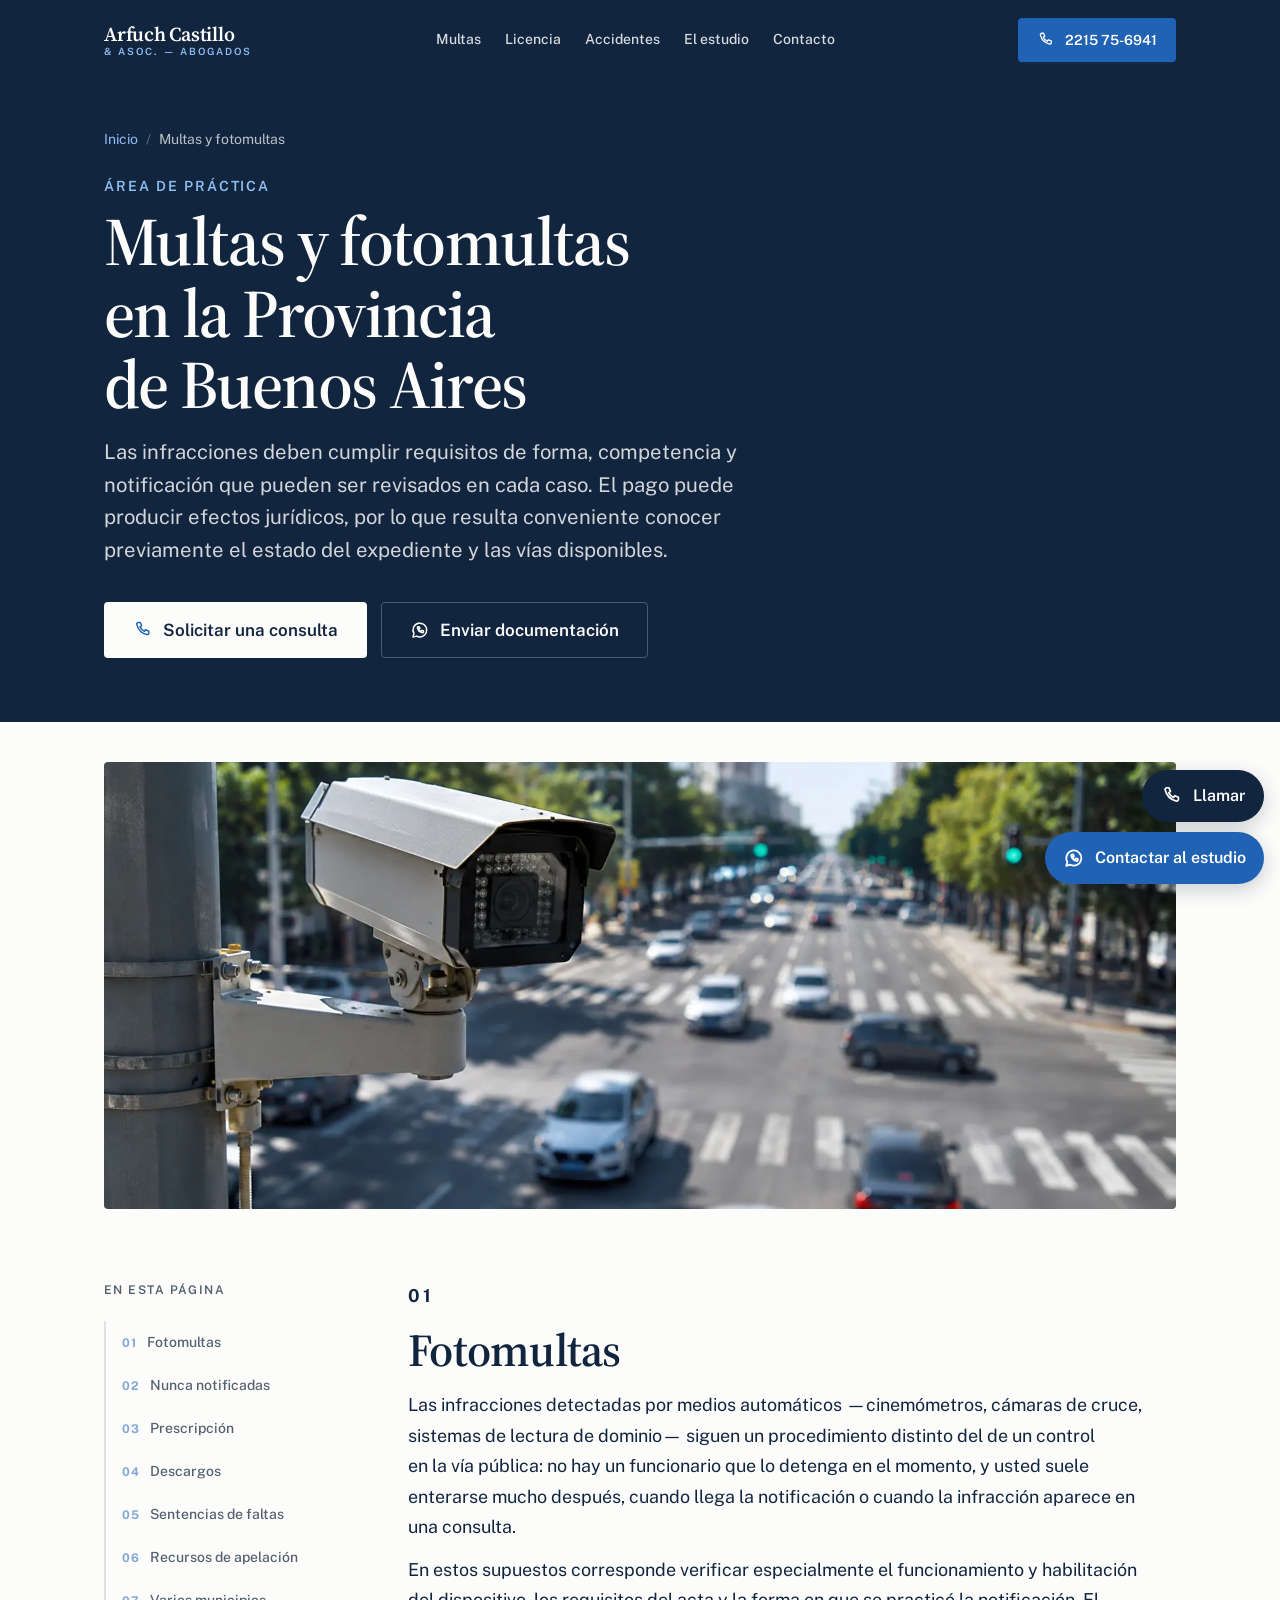
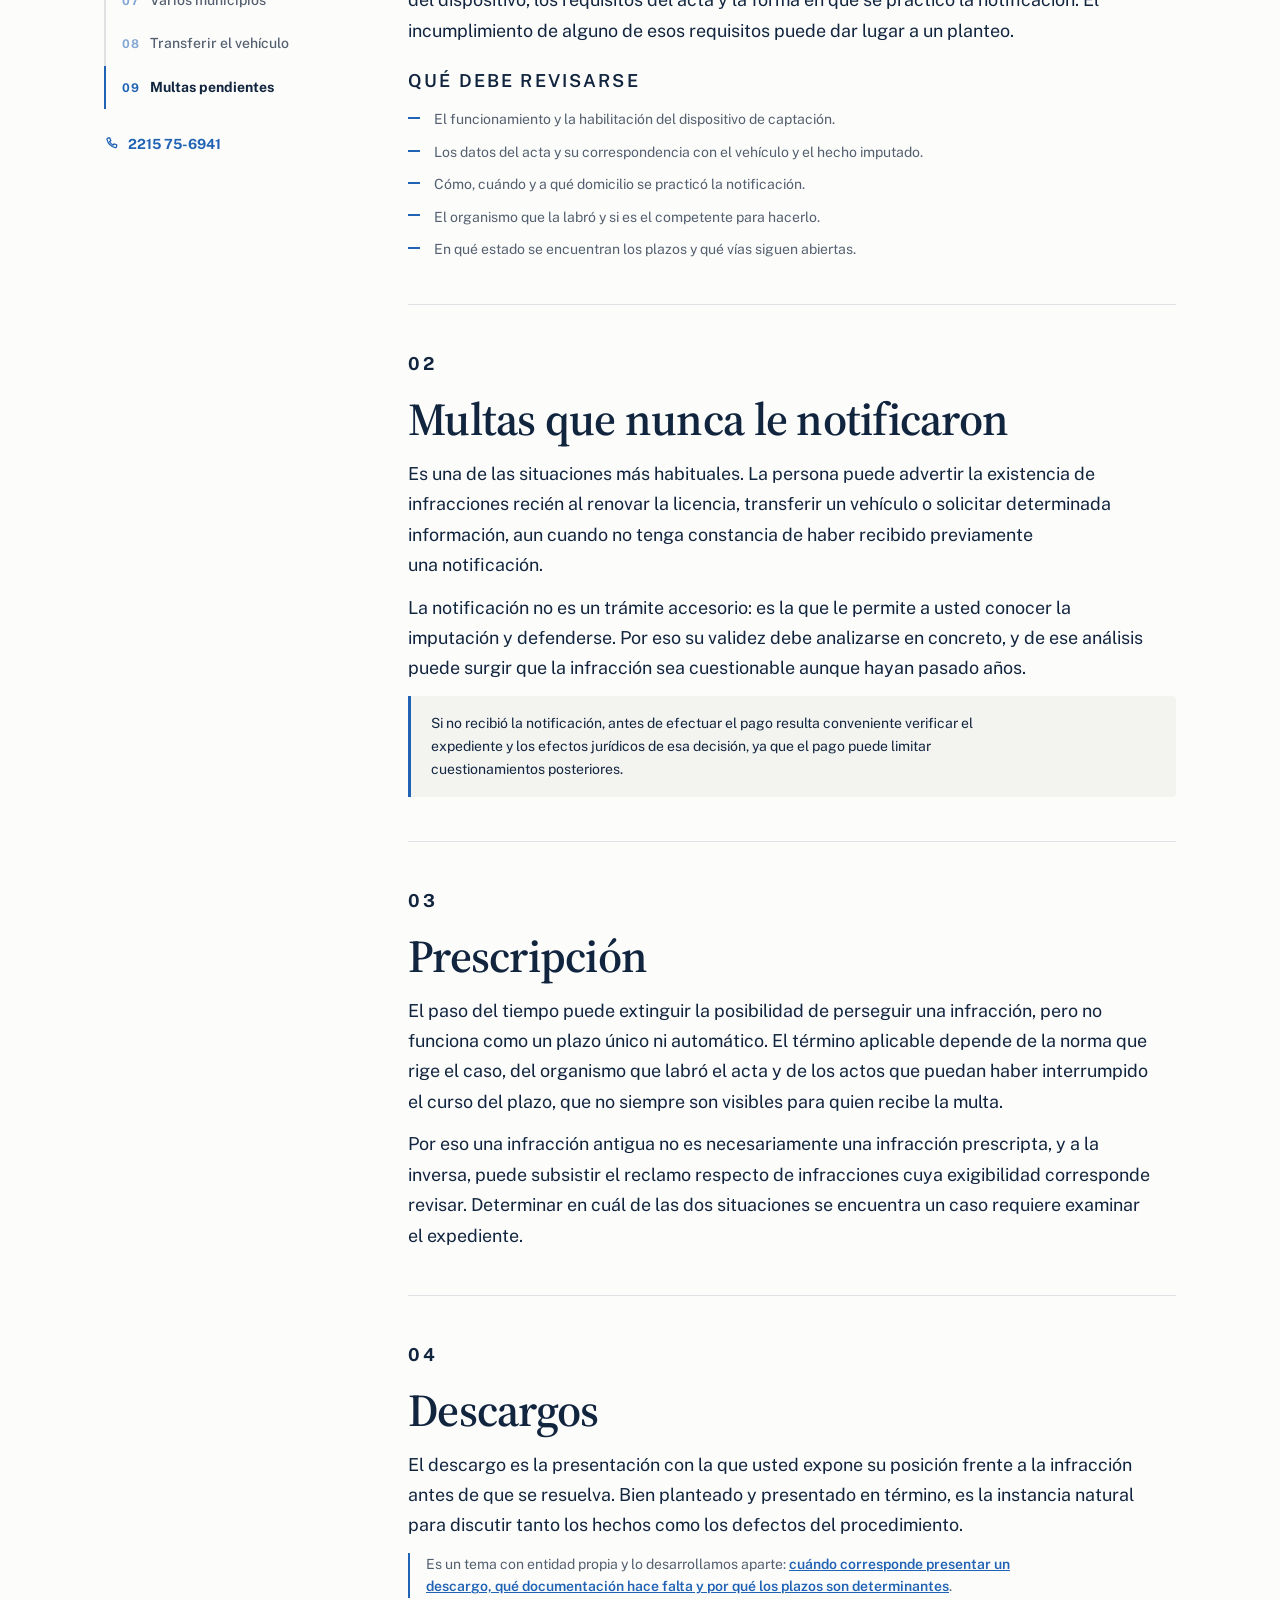
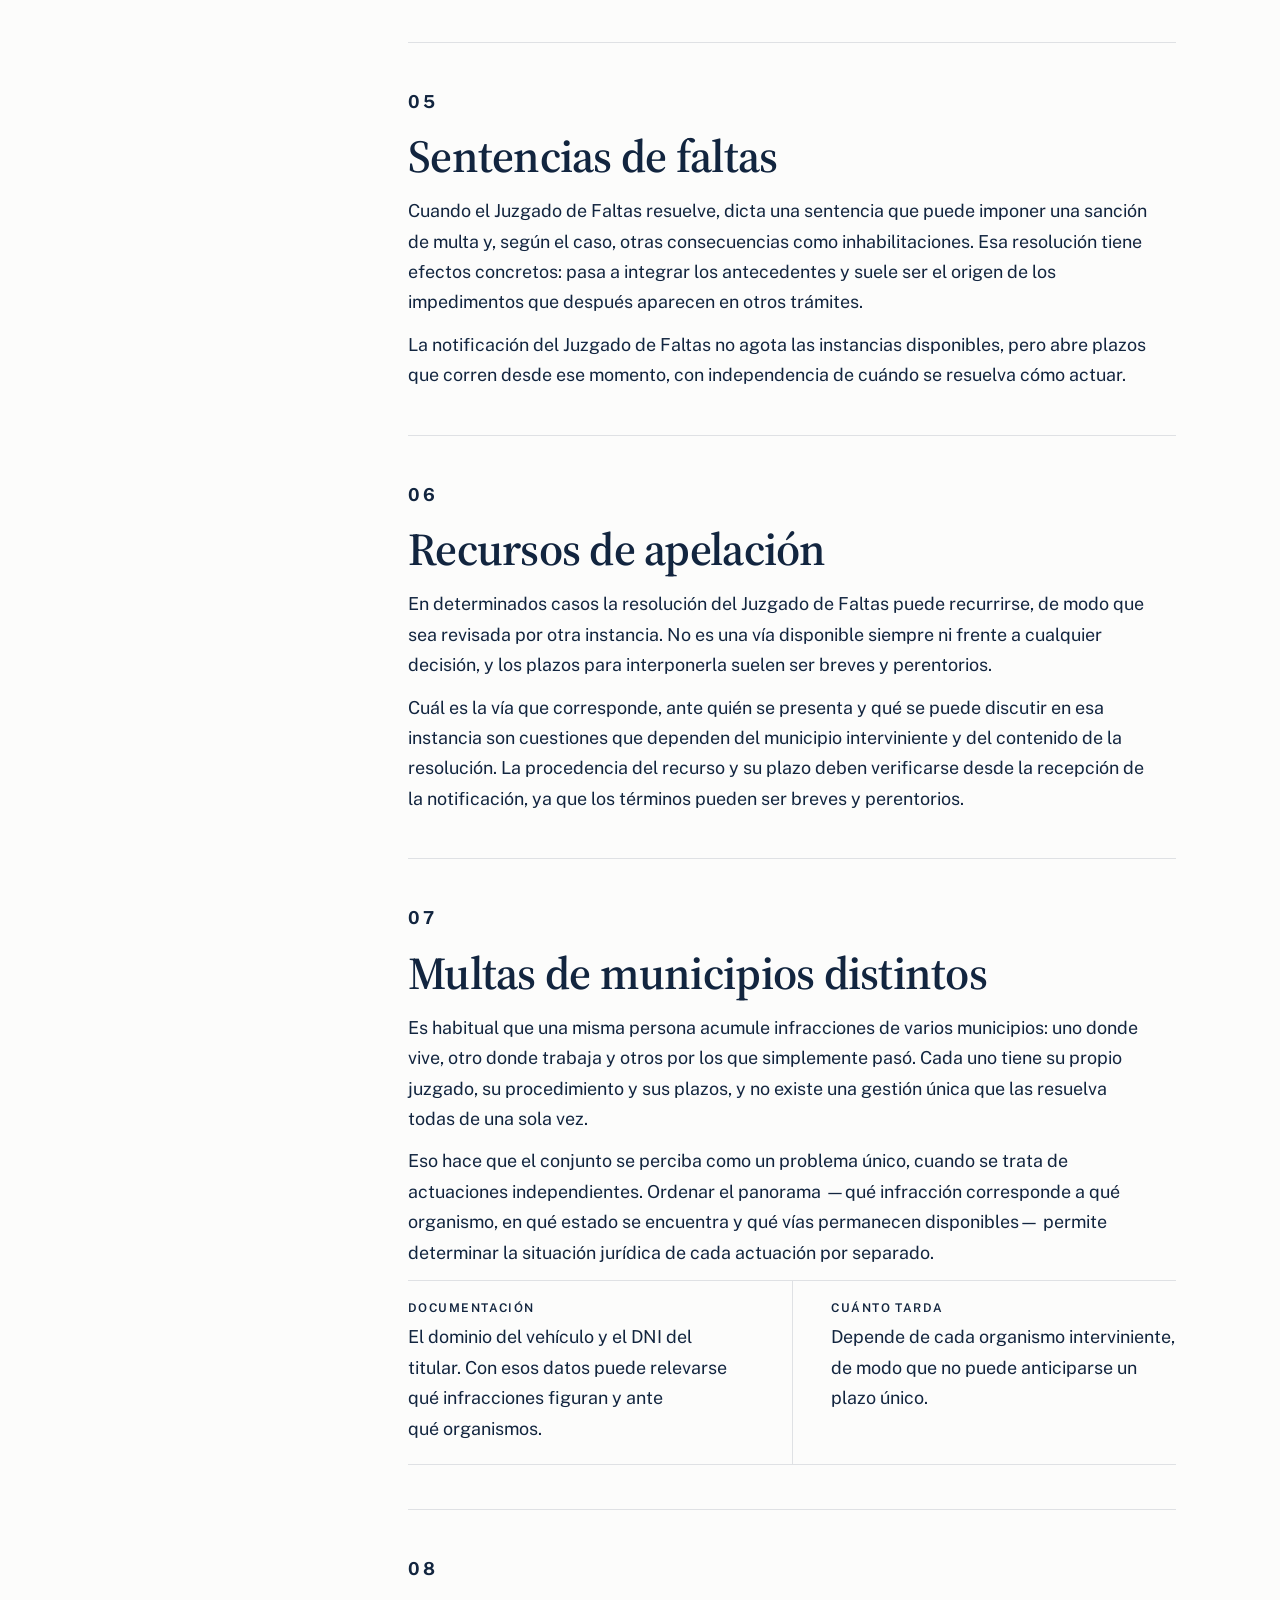
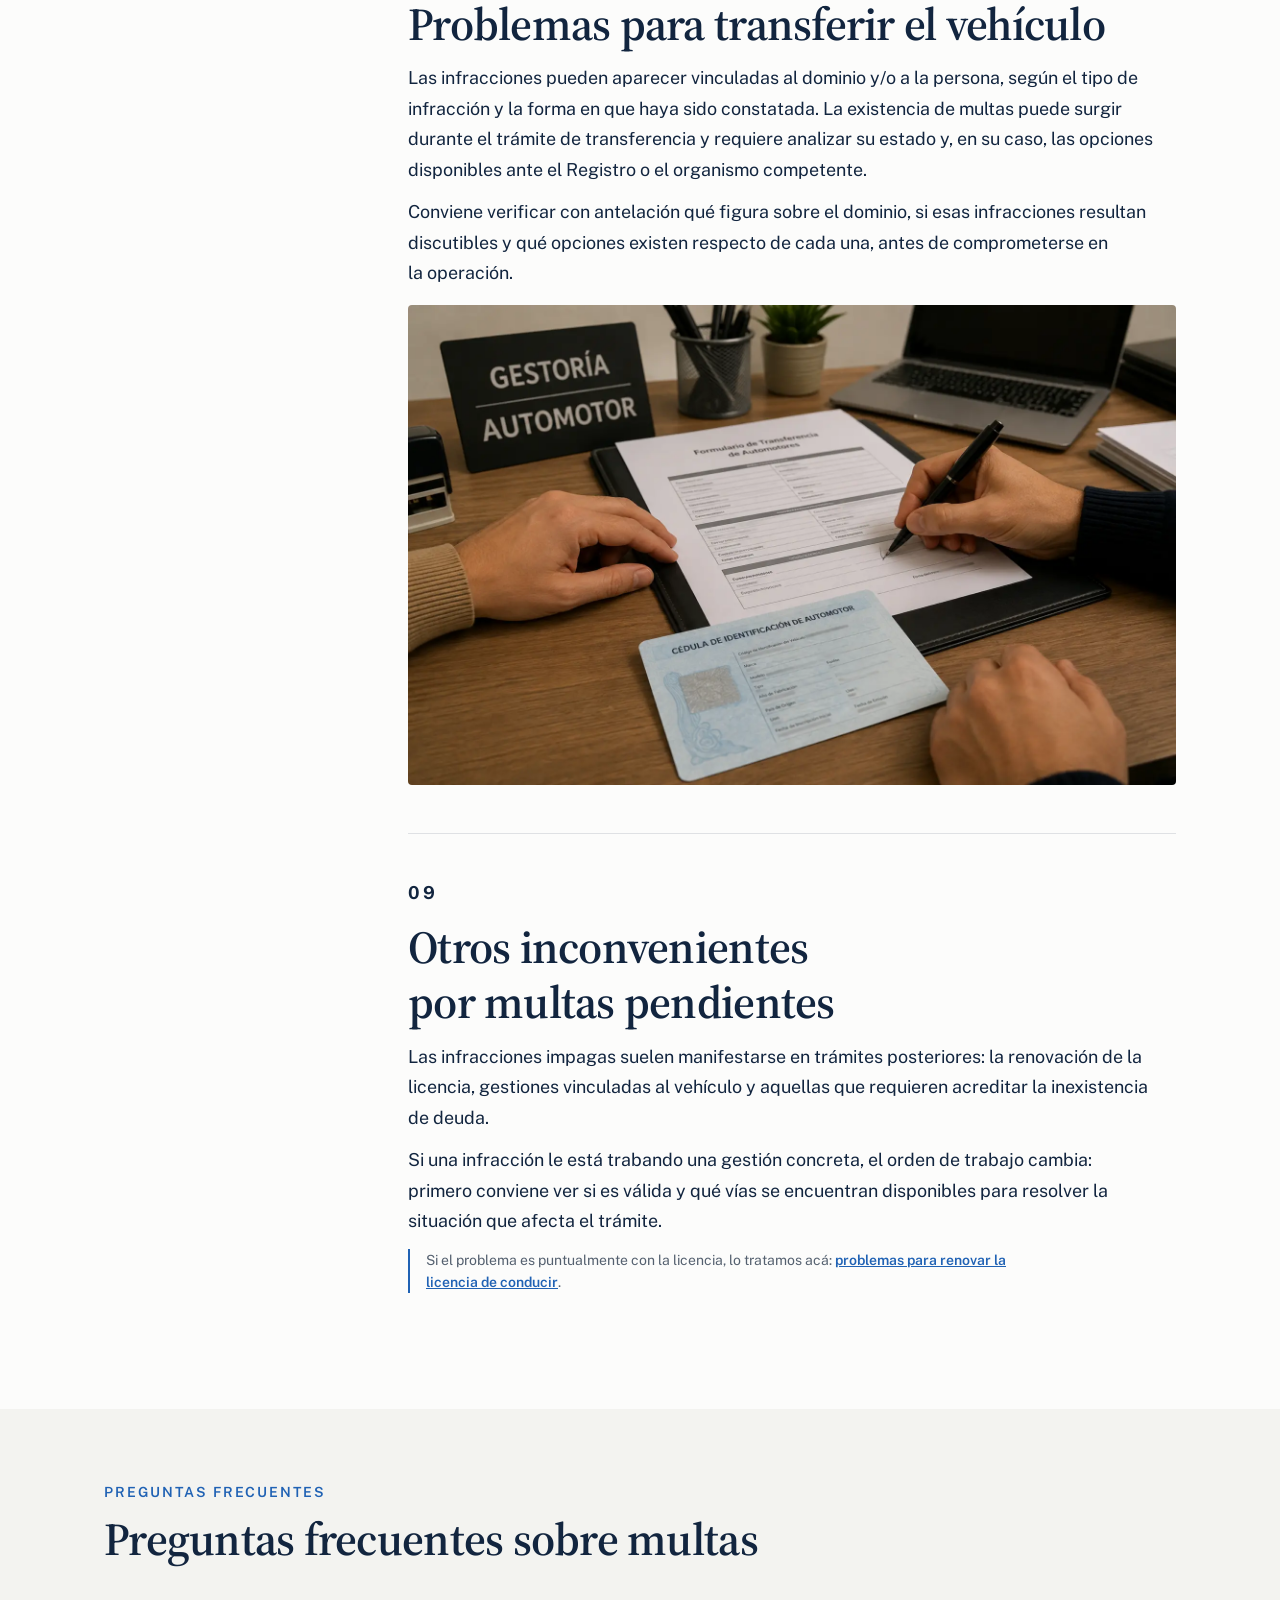
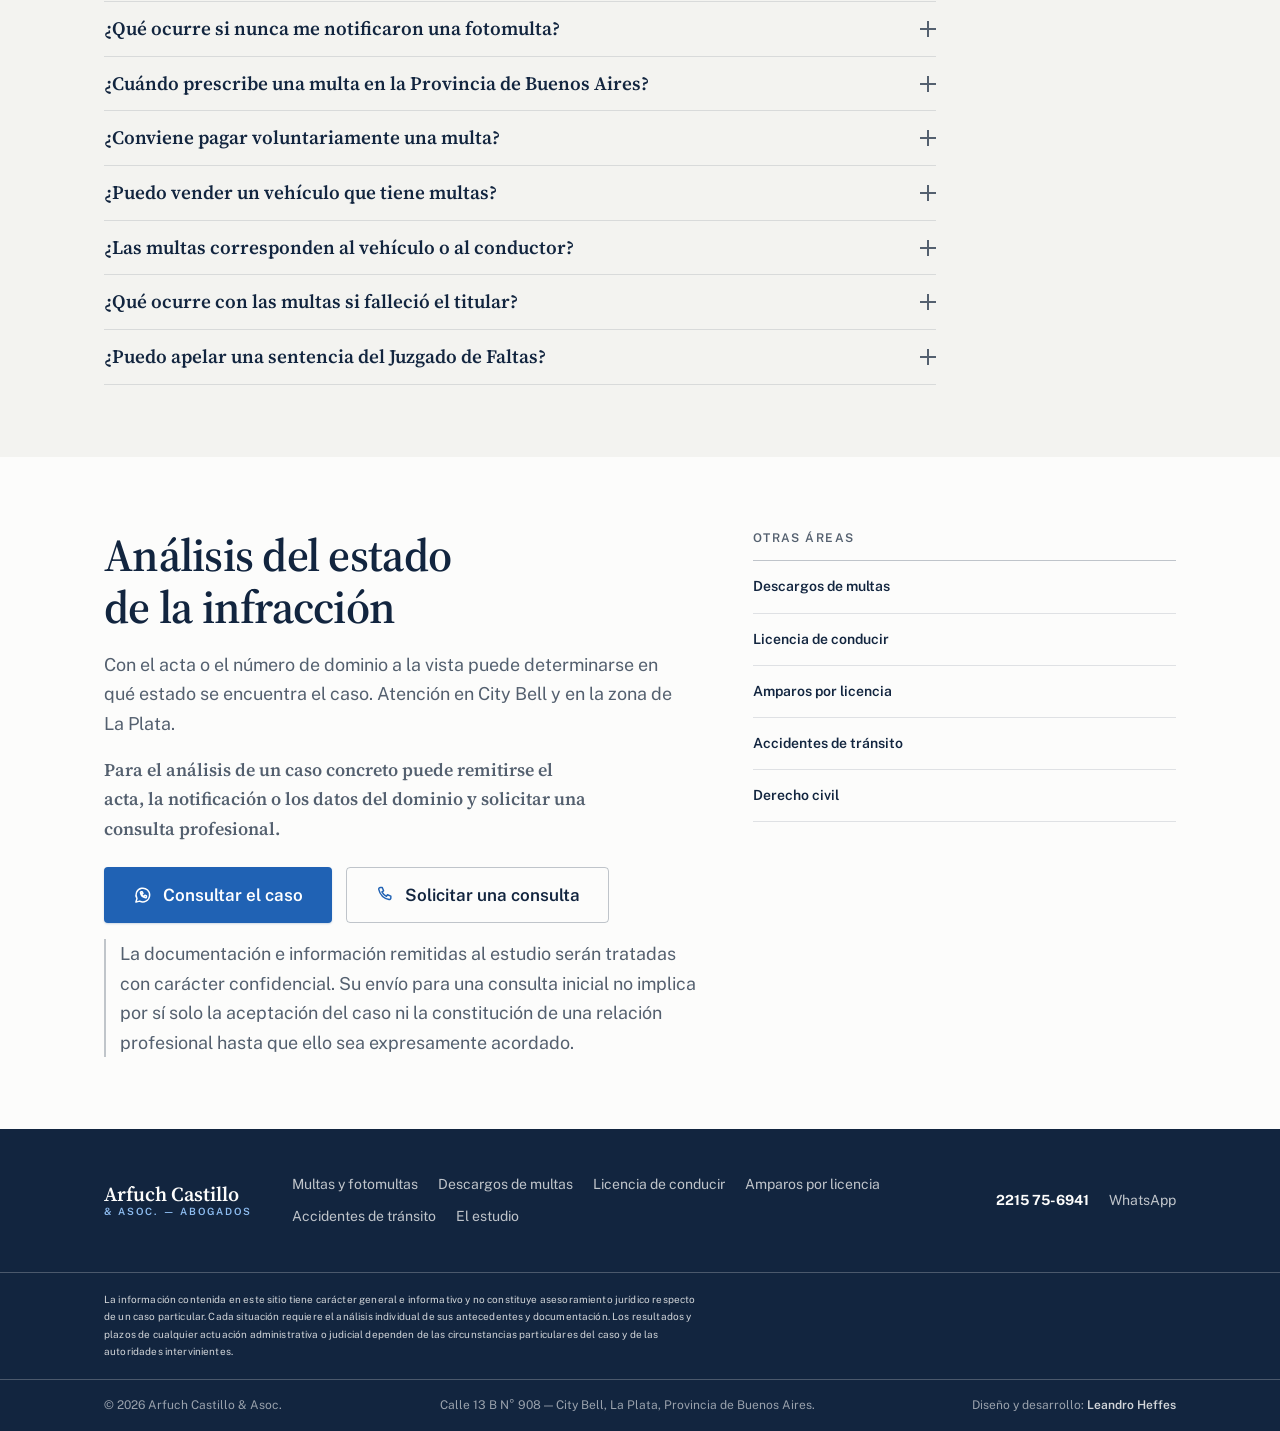
<file: multas-fotomultas-provincia-buenos-aires/index.html>
<!DOCTYPE html>
<html lang="es-AR">
<head>
<meta charset="utf-8">
<meta name="viewport" content="width=device-width, initial-scale=1">

<!-- ═══════════════════════════════════════════════════════════════════════
     ÁREA A · MULTAS Y FOTOMULTAS
     Página de servicio. El contenido extenso vive acá, no en la portada:
     la home resume y deriva, así las dos no compiten por la misma búsqueda.

     ⚠ TODO EL TEXTO JURÍDICO DEBE SER VALIDADO POR EL ESTUDIO ANTES DE
       PUBLICAR. Está redactado en términos prudentes ("puede corresponder",
       "debe analizarse", "suele") y sin plazos concretos, porque quien firma
       estas afirmaciones es el abogado, no el desarrollador.

     Trato de USTED en todo el sitio, por pedido del Estudio.
     ═══════════════════════════════════════════════════════════════════ -->

<title>Multas y fotomultas en Provincia de Buenos Aires</title>
<meta name="description" content="Multas nunca notificadas, prescripción, descargos y recursos ante el Juzgado de Faltas. Estudio jurídico en City Bell, La Plata.">
<meta name="author" content="Arfuch Castillo &amp; Asoc.">
<meta name="robots" content="index, follow">
<link rel="canonical" href="https://arfuchcastillo.com.ar/multas-fotomultas-provincia-buenos-aires/">

<meta property="og:type" content="article">
<meta property="og:locale" content="es_AR">
<meta property="og:site_name" content="Arfuch Castillo &amp; Asoc.">
<meta property="og:title" content="Multas y fotomultas en Provincia de Buenos Aires">
<meta property="og:description" content="Multas nunca notificadas, prescripción, descargos, sentencias de faltas y recursos de apelación. Estudio jurídico en City Bell, La Plata.">
<meta property="og:url" content="https://arfuchcastillo.com.ar/multas-fotomultas-provincia-buenos-aires/">
<meta property="og:image" content="https://arfuchcastillo.com.ar/assets/img/og-arfuch-castillo.jpg">
<meta property="og:image:width" content="1200">
<meta property="og:image:height" content="630">
<meta property="og:image:alt" content="Estudio jurídico Arfuch Castillo &amp; Asoc. en City Bell, La Plata.">
<meta name="twitter:card" content="summary_large_image">

<meta name="theme-color" content="#12253F">
<link rel="icon" href="../assets/img/favicon.svg" type="image/svg+xml">

<link rel="preconnect" href="https://fonts.googleapis.com">
<link rel="preconnect" href="https://fonts.gstatic.com" crossorigin>
<link rel="stylesheet" href="https://fonts.googleapis.com/css2?family=Public+Sans:wght@400;500;600;700&amp;family=Source+Serif+4:opsz,wght@8..60,400;8..60,600;8..60,700&amp;display=swap">
<link rel="stylesheet" href="../assets/css/styles.css">

<script type="application/ld+json">
{
  "@context": "https://schema.org",
  "@type": "BreadcrumbList",
  "itemListElement": [
    {
      "@type": "ListItem",
      "position": 1,
      "name": "Inicio",
      "item": "https://arfuchcastillo.com.ar/"
    },
    {
      "@type": "ListItem",
      "position": 2,
      "name": "Multas y fotomultas",
      "item": "https://arfuchcastillo.com.ar/multas-fotomultas-provincia-buenos-aires/"
    }
  ]
}
</script>

<!-- El servicio referencia al estudio por su @id: el negocio se declara una
     sola vez, en la home. Acá sólo se dice qué servicio presta esta página y
     en qué jurisdicción. -->
<script type="application/ld+json">
{
  "@context": "https://schema.org",
  "@type": "Service",
  "name": "Multas y fotomultas",
  "serviceType": "Multas y fotomultas",
  "url": "https://arfuchcastillo.com.ar/multas-fotomultas-provincia-buenos-aires/",
  "provider": {
    "@type": "LegalService",
    "@id": "https://arfuchcastillo.com.ar/#estudio",
    "name": "Arfuch Castillo & Asoc.",
    "telephone": "+5492215756941",
    "address": {
      "@type": "PostalAddress",
      "streetAddress": "Calle 13 B N° 908",
      "addressLocality": "City Bell",
      "addressRegion": "Provincia de Buenos Aires",
      "postalCode": "1896",
      "addressCountry": "AR"
    }
  },
  "areaServed": {
    "@type": "AdministrativeArea",
    "name": "La Plata, Provincia de Buenos Aires"
  }
}
</script>

<!-- El schema de preguntas tiene que coincidir palabra por palabra con el
     texto visible: si se edita una respuesta abajo, se edita acá también. -->
<script type="application/ld+json">
{
  "@context": "https://schema.org",
  "@type": "FAQPage",
  "mainEntity": [
    {
      "@type": "Question",
      "name": "¿Qué ocurre si nunca me notificaron una fotomulta?",
      "acceptedAnswer": {
        "@type": "Answer",
        "text": "La notificación es parte del procedimiento y su validez debe analizarse en cada caso: importa cómo se practicó, a qué domicilio y en qué fecha. Si entiende que nunca fue notificado, conviene revisar el expediente antes de pagar, porque de esa revisión puede surgir un planteo."
      }
    },
    {
      "@type": "Question",
      "name": "¿Cuándo prescribe una multa en la Provincia de Buenos Aires?",
      "acceptedAnswer": {
        "@type": "Answer",
        "text": "Los plazos varían según la norma aplicable, el organismo que labró el acta y los actos que hayan interrumpido el curso del plazo. No es un número único para todos los casos. Con los datos del acta a la vista puede determinarse en qué situación se encuentra cada caso."
      }
    },
    {
      "@type": "Question",
      "name": "¿Conviene pagar voluntariamente una multa?",
      "acceptedAnswer": {
        "@type": "Answer",
        "text": "El pago de una infracción puede limitar considerablemente las posibilidades posteriores de cuestionamiento, además de incidir en los antecedentes, por lo que resulta conveniente analizar la situación antes de efectuarlo. Según el caso puede convenir o no."
      }
    },
    {
      "@type": "Question",
      "name": "¿Puedo vender un vehículo que tiene multas?",
      "acceptedAnswer": {
        "@type": "Answer",
        "text": "Las infracciones se asocian al dominio del vehículo, de modo que las multas pendientes suelen aparecer en el trámite de transferencia y pueden demorarlo o impedirlo. Conviene resolver la situación antes de acordar la venta."
      }
    },
    {
      "@type": "Question",
      "name": "¿Las multas corresponden al vehículo o al conductor?",
      "acceptedAnswer": {
        "@type": "Answer",
        "text": "Depende del tipo de infracción y de cómo fue constatada. En las detectadas por medios automáticos suele identificarse el vehículo por su dominio, mientras que en las labradas en un control puede identificarse al conductor. Esa distinción incide en quién puede cuestionarlas y de qué modo."
      }
    },
    {
      "@type": "Question",
      "name": "¿Qué ocurre con las multas si falleció el titular?",
      "acceptedAnswer": {
        "@type": "Answer",
        "text": "Es una situación que requiere analizar tanto las infracciones como la situación sucesoria del vehículo, porque el dominio pasa a integrar el acervo. No se resuelve de manera automática y conviene revisarlo antes de iniciar cualquier gestión de transferencia."
      }
    },
    {
      "@type": "Question",
      "name": "¿Puedo apelar una sentencia del Juzgado de Faltas?",
      "acceptedAnswer": {
        "@type": "Answer",
        "text": "En determinados casos la resolución puede recurrirse para que otra instancia la revise. Los plazos para hacerlo suelen ser breves y perentorios, de modo que corresponde verificarlos a partir de la notificación del Juzgado de Faltas."
      }
    }
  ]
}
</script>
</head>

<body>

<a class="salto-contenido" href="#contenido">Ir al contenido</a>

<header class="barra" id="barra">
  <div class="barra__interior">

    <a class="marca" href="../" aria-label="Arfuch Castillo y Asociados — inicio">
      <span class="marca__nombre">Arfuch Castillo</span>
      <span class="marca__complemento">&amp; Asoc. — Abogados</span>
    </a>

    <nav class="barra__nav" aria-label="Navegación principal">
      <a href="../multas-fotomultas-provincia-buenos-aires/" aria-current="page">Multas</a>
      <a href="../problemas-renovacion-licencia-conducir/">Licencia</a>
      <a href="../abogado-accidentes-transito/">Accidentes</a>
      <a href="../#estudio">El estudio</a>
      <a href="../#contacto">Contacto</a>
    </nav>

    <div class="barra__acciones">
      <a class="boton boton--principal boton--compacto" href="tel:+5492215756941" data-evento="tel-barra">
        <svg viewBox="0 0 24 24" fill="none" stroke="currentColor" stroke-width="1.75" stroke-linecap="round" stroke-linejoin="round" aria-hidden="true"><path d="M6.5 3h2.2l1.6 4-2 1.3a12.5 12.5 0 0 0 5.4 5.4l1.3-2 4 1.6v2.2a2 2 0 0 1-2.2 2A16.5 16.5 0 0 1 4.5 5.2 2 2 0 0 1 6.5 3z"></path></svg>
        <span class="boton__texto">2215 75-6941</span>
      </a>

      <button class="menu-boton" type="button" aria-label="Abrir menú" aria-expanded="false" aria-controls="menu-movil">
        <span class="menu-boton__lineas" aria-hidden="true"><i></i><i></i><i></i></span>
      </button>
    </div>

  </div>

  <nav class="menu-movil" id="menu-movil" aria-label="Navegación principal (móvil)" hidden>
    <ul class="menu-movil__lista">
      <li><a href="../multas-fotomultas-provincia-buenos-aires/" aria-current="page">Multas y fotomultas</a></li>
      <li><a href="../descargo-multas-transito/">Descargos de multas</a></li>
      <li><a href="../problemas-renovacion-licencia-conducir/">Licencia de conducir</a></li>
      <li><a href="../amparo-licencia-conducir/">Amparos por licencia</a></li>
      <li><a href="../abogado-accidentes-transito/">Accidentes de tránsito</a></li>
      <li><a href="../#caso-civil">Derecho civil</a></li>
      <li><a href="../#estudio">El estudio</a></li>
      <li><a href="../#contacto">Contacto</a></li>
    </ul>
    <div class="menu-movil__pie">
      <a class="boton boton--principal boton--ancho" href="tel:+5492215756941" data-evento="tel-menu">
        <svg viewBox="0 0 24 24" fill="none" stroke="currentColor" stroke-width="1.75" stroke-linecap="round" stroke-linejoin="round" aria-hidden="true"><path d="M6.5 3h2.2l1.6 4-2 1.3a12.5 12.5 0 0 0 5.4 5.4l1.3-2 4 1.6v2.2a2 2 0 0 1-2.2 2A16.5 16.5 0 0 1 4.5 5.2 2 2 0 0 1 6.5 3z"></path></svg>
        Contactar al estudio
      </a>
    </div>
  </nav>
</header>

<main id="contenido">

  <!-- ── Cabecera del área ─────────────────────────────────────────────── -->
  <section class="cabecera-area" aria-labelledby="area-titulo">
    <div class="contenedor">

      <nav class="migas" aria-label="Ubicación">
        <ol>
          <li><a href="../">Inicio</a></li>
          <li aria-current="page">Multas y fotomultas</li>
        </ol>
      </nav>

      <p class="ante-titulo ante-titulo--claro">Área de práctica</p>
      <h1 class="cabecera-area__titulo" id="area-titulo">Multas y fotomultas en la Provincia de Buenos Aires</h1>
      <p class="cabecera-area__lead">
        Las infracciones deben cumplir requisitos de forma, competencia y notificación que pueden ser revisados en cada caso. El pago puede producir efectos jurídicos, por lo que resulta conveniente conocer previamente el estado del expediente y las vías disponibles.
      </p>

      <div class="cabecera-area__acciones">
        <a class="boton boton--claro boton--grande" href="tel:+5492215756941" data-evento="tel-area-multas">
          <svg viewBox="0 0 24 24" fill="none" stroke="currentColor" stroke-width="1.75" stroke-linecap="round" stroke-linejoin="round" aria-hidden="true"><path d="M6.5 3h2.2l1.6 4-2 1.3a12.5 12.5 0 0 0 5.4 5.4l1.3-2 4 1.6v2.2a2 2 0 0 1-2.2 2A16.5 16.5 0 0 1 4.5 5.2 2 2 0 0 1 6.5 3z"></path></svg>
          Solicitar una consulta
        </a>
        <a class="boton boton--contorno-claro boton--grande"
           href="https://wa.me/5492215756941?text=Hola%2C%20quiero%20consultar%20sobre%20una%20multa%20o%20fotomulta."
           target="_blank" rel="noopener" data-evento="wa-area-multas">
          <svg viewBox="0 0 24 24" fill="none" stroke="currentColor" stroke-width="1.75" stroke-linecap="round" stroke-linejoin="round" aria-hidden="true"><path d="M3.5 20.5l1.3-4.2A8.2 8.2 0 1 1 8 19.3l-4.5 1.2z"></path><path d="M9 9.2c.2 1 .7 2 1.5 2.8.8.8 1.8 1.3 2.8 1.5l1-1.2 1.9.9v1.3c0 .5-.5 1-1.1.9a7.6 7.6 0 0 1-6.2-6.2c-.1-.6.4-1.1.9-1.1h1.3l.9 1.9-1 1.2z"></path></svg>
          Enviar documentación
        </a>
      </div>

    </div>
  </section>

  <!-- ── Imagen del área ──────────────────────────────────────────────── -->
  <section class="figura-area">
    <div class="contenedor">
        <img class="figura-area__foto" src="../assets/img/fotomultaImage.webp"
             alt="Control de tránsito en una avenida urbana" width="1600" height="1000"
             loading="lazy" decoding="async">
    </div>
  </section>

  <!-- ── Cuerpo: riel de contenidos + los temas ────────────────────────── -->
  <section class="casos" aria-label="Temas de multas y fotomultas">
    <div class="contenedor casos__interior">

      <aside class="riel" aria-label="Contenido de esta página">
        <p class="riel__rotulo">En esta página</p>
        <ol class="riel__lista">
          <li><a href="#fotomultas" data-riel="fotomultas"><span>01</span> Fotomultas</a></li>
          <li><a href="#sin-notificar" data-riel="sin-notificar"><span>02</span> Nunca notificadas</a></li>
          <li><a href="#prescripcion" data-riel="prescripcion"><span>03</span> Prescripción</a></li>
          <li><a href="#descargos" data-riel="descargos"><span>04</span> Descargos</a></li>
          <li><a href="#sentencias" data-riel="sentencias"><span>05</span> Sentencias de faltas</a></li>
          <li><a href="#apelacion" data-riel="apelacion"><span>06</span> Recursos de apelación</a></li>
          <li><a href="#municipios" data-riel="municipios"><span>07</span> Varios municipios</a></li>
          <li><a href="#transferencias" data-riel="transferencias"><span>08</span> Transferir el vehículo</a></li>
          <li><a href="#consecuencias" data-riel="consecuencias"><span>09</span> Multas pendientes</a></li>
        </ol>
        <a class="riel__tel" href="tel:+5492215756941" data-evento="tel-riel-multas">
          <svg viewBox="0 0 24 24" fill="none" stroke="currentColor" stroke-width="1.9" stroke-linecap="round" stroke-linejoin="round" aria-hidden="true"><path d="M6.5 3h2.2l1.6 4-2 1.3a12.5 12.5 0 0 0 5.4 5.4l1.3-2 4 1.6v2.2a2 2 0 0 1-2.2 2A16.5 16.5 0 0 1 4.5 5.2 2 2 0 0 1 6.5 3z"></path></svg>
          2215 75-6941
        </a>
      </aside>

      <div class="temas">

        <article class="tema" id="fotomultas" aria-labelledby="fotomultas-titulo">
          <p class="tema__ordinal" aria-hidden="true">01</p>
          <h2 class="tema__titulo" id="fotomultas-titulo">Fotomultas</h2>
          <p>
            Las infracciones detectadas por medios automáticos —cinemómetros, cámaras de cruce, sistemas de lectura de dominio— siguen un procedimiento distinto del de un control en la vía pública: no hay un funcionario que lo detenga en el momento, y usted suele enterarse mucho después, cuando llega la notificación o cuando la infracción aparece en una consulta.
          </p>
          <p>
            En estos supuestos corresponde verificar especialmente el funcionamiento y habilitación del dispositivo, los requisitos del acta y la forma en que se practicó la notificación. El incumplimiento de alguno de esos requisitos puede dar lugar a un planteo.
          </p>
          <p class="tema__rotulo">Qué debe revisarse</p>
          <ul class="lista-marcada">
            <li>El funcionamiento y la habilitación del dispositivo de captación.</li>
            <li>Los datos del acta y su correspondencia con el vehículo y el hecho imputado.</li>
            <li>Cómo, cuándo y a qué domicilio se practicó la notificación.</li>
            <li>El organismo que la labró y si es el competente para hacerlo.</li>
            <li>En qué estado se encuentran los plazos y qué vías siguen abiertas.</li>
          </ul>
        </article>

        <article class="tema" id="sin-notificar" aria-labelledby="sin-notificar-titulo">
          <p class="tema__ordinal" aria-hidden="true">02</p>
          <h2 class="tema__titulo" id="sin-notificar-titulo">Multas que nunca le notificaron</h2>
          <p>
            Es una de las situaciones más habituales. La persona puede advertir la existencia de infracciones recién al renovar la licencia, transferir un vehículo o solicitar determinada información, aun cuando no tenga constancia de haber recibido previamente una notificación.
          </p>
          <p>
            La notificación no es un trámite accesorio: es la que le permite a usted conocer la imputación y defenderse. Por eso su validez debe analizarse en concreto, y de ese análisis puede surgir que la infracción sea cuestionable aunque hayan pasado años.
          </p>
          <div class="aviso">
            <p>
              Si no recibió la notificación, antes de efectuar el pago resulta conveniente verificar el expediente y los efectos jurídicos de esa decisión, ya que el pago puede limitar cuestionamientos posteriores.
            </p>
          </div>
        </article>

        <article class="tema" id="prescripcion" aria-labelledby="prescripcion-titulo">
          <p class="tema__ordinal" aria-hidden="true">03</p>
          <h2 class="tema__titulo" id="prescripcion-titulo">Prescripción</h2>
          <p>
            El paso del tiempo puede extinguir la posibilidad de perseguir una infracción, pero no funciona como un plazo único ni automático. El término aplicable depende de la norma que rige el caso, del organismo que labró el acta y de los actos que puedan haber interrumpido el curso del plazo, que no siempre son visibles para quien recibe la multa.
          </p>
          <p>
            Por eso una infracción antigua no es necesariamente una infracción prescripta, y a la inversa, puede subsistir el reclamo respecto de infracciones cuya exigibilidad corresponde revisar. Determinar en cuál de las dos situaciones se encuentra un caso requiere examinar el expediente.
          </p>
        </article>

        <article class="tema" id="descargos" aria-labelledby="descargos-titulo">
          <p class="tema__ordinal" aria-hidden="true">04</p>
          <h2 class="tema__titulo" id="descargos-titulo">Descargos</h2>
          <p>
            El descargo es la presentación con la que usted expone su posición frente a la infracción antes de que se resuelva. Bien planteado y presentado en término, es la instancia natural para discutir tanto los hechos como los defectos del procedimiento.
          </p>
          <p class="tema__derivacion">
            Es un tema con entidad propia y lo desarrollamos aparte:
            <a href="../descargo-multas-transito/">cuándo corresponde presentar un descargo, qué documentación hace falta y por qué los plazos son determinantes</a>.
          </p>
        </article>

        <article class="tema" id="sentencias" aria-labelledby="sentencias-titulo">
          <p class="tema__ordinal" aria-hidden="true">05</p>
          <h2 class="tema__titulo" id="sentencias-titulo">Sentencias de faltas</h2>
          <p>
            Cuando el Juzgado de Faltas resuelve, dicta una sentencia que puede imponer una sanción de multa y, según el caso, otras consecuencias como inhabilitaciones. Esa resolución tiene efectos concretos: pasa a integrar los antecedentes y suele ser el origen de los impedimentos que después aparecen en otros trámites.
          </p>
          <p>
            La notificación del Juzgado de Faltas no agota las instancias disponibles, pero abre plazos que corren desde ese momento, con independencia de cuándo se resuelva cómo actuar.
          </p>
        </article>

        <article class="tema" id="apelacion" aria-labelledby="apelacion-titulo">
          <p class="tema__ordinal" aria-hidden="true">06</p>
          <h2 class="tema__titulo" id="apelacion-titulo">Recursos de apelación</h2>
          <p>
            En determinados casos la resolución del Juzgado de Faltas puede recurrirse, de modo que sea revisada por otra instancia. No es una vía disponible siempre ni frente a cualquier decisión, y los plazos para interponerla suelen ser breves y perentorios.
          </p>
          <p>
            Cuál es la vía que corresponde, ante quién se presenta y qué se puede discutir en esa instancia son cuestiones que dependen del municipio interviniente y del contenido de la resolución. La procedencia del recurso y su plazo deben verificarse desde la recepción de la notificación, ya que los términos pueden ser breves y perentorios.
          </p>
        </article>

        <article class="tema" id="municipios" aria-labelledby="municipios-titulo">
          <p class="tema__ordinal" aria-hidden="true">07</p>
          <h2 class="tema__titulo" id="municipios-titulo">Multas de municipios distintos</h2>
          <p>
            Es habitual que una misma persona acumule infracciones de varios municipios: uno donde vive, otro donde trabaja y otros por los que simplemente pasó. Cada uno tiene su propio juzgado, su procedimiento y sus plazos, y no existe una gestión única que las resuelva todas de una sola vez.
          </p>
          <p>
            Eso hace que el conjunto se perciba como un problema único, cuando se trata de actuaciones independientes. Ordenar el panorama —qué infracción corresponde a qué organismo, en qué estado se encuentra y qué vías permanecen disponibles— permite determinar la situación jurídica de cada actuación por separado.
          </p>
          <div class="caso__datos">
            <div class="ficha">
              <h3 class="ficha__rotulo">Documentación</h3>
              <p class="ficha__texto">
                El dominio del vehículo y el DNI del titular. Con esos datos puede relevarse qué infracciones figuran y ante qué organismos.
              </p>
            </div>
            <div class="ficha">
              <h3 class="ficha__rotulo">Cuánto tarda</h3>
              <p class="ficha__texto">
                Depende de cada organismo interviniente, de modo que no puede anticiparse un plazo único.
              </p>
            </div>
          </div>
        </article>

        <article class="tema" id="transferencias" aria-labelledby="transferencias-titulo">
          <p class="tema__ordinal" aria-hidden="true">08</p>
          <h2 class="tema__titulo" id="transferencias-titulo">Problemas para transferir el vehículo</h2>
          <p>
            Las infracciones pueden aparecer vinculadas al dominio y/o a la persona, según el tipo de infracción y la forma en que haya sido constatada. La existencia de multas puede surgir durante el trámite de transferencia y requiere analizar su estado y, en su caso, las opciones disponibles ante el Registro o el organismo competente.
          </p>
          <p>
            Conviene verificar con antelación qué figura sobre el dominio, si esas infracciones resultan discutibles y qué opciones existen respecto de cada una, antes de comprometerse en la operación.
          </p>
          <img class="tema__foto" src="../assets/img/transferenciaImage.webp"
               alt="Firma de un formulario de transferencia de automotor junto a la cédula del vehículo" width="1600" height="1000"
               loading="lazy" decoding="async">
        </article>

        <article class="tema" id="consecuencias" aria-labelledby="consecuencias-titulo">
          <p class="tema__ordinal" aria-hidden="true">09</p>
          <h2 class="tema__titulo" id="consecuencias-titulo">Otros inconvenientes por multas pendientes</h2>
          <p>
            Las infracciones impagas suelen manifestarse en trámites posteriores: la renovación de la licencia, gestiones vinculadas al vehículo y aquellas que requieren acreditar la inexistencia de deuda.
          </p>
          <p>
            Si una infracción le está trabando una gestión concreta, el orden de trabajo cambia: primero conviene ver si es válida y qué vías se encuentran disponibles para resolver la situación que afecta el trámite.
          </p>
          <p class="tema__derivacion">
            Si el problema es puntualmente con la licencia, lo tratamos acá:
            <a href="../problemas-renovacion-licencia-conducir/">problemas para renovar la licencia de conducir</a>.
          </p>
        </article>

      </div>
    </div>
  </section>

  <!-- ── Preguntas frecuentes ──────────────────────────────────────────── -->
  <section class="preguntas-area" id="preguntas" aria-labelledby="preguntas-titulo">
    <div class="contenedor">
      <header class="preguntas-area__encabezado">
        <p class="ante-titulo">Preguntas frecuentes</p>
        <h2 id="preguntas-titulo">Preguntas frecuentes sobre multas</h2>
      </header>

      <div class="preguntas-area__lista">
        <details class="pregunta" id="faq-ocurre-nunca-notificaron-fotomulta">
          <summary><span>¿Qué ocurre si nunca me notificaron una fotomulta?</span><span class="pregunta__signo" aria-hidden="true"></span></summary>
          <div class="pregunta__respuesta"><p>La notificación es parte del procedimiento y su validez debe analizarse en cada caso: importa cómo se practicó, a qué domicilio y en qué fecha. Si entiende que nunca fue notificado, conviene revisar el expediente antes de pagar, porque de esa revisión puede surgir un planteo.</p></div>
        </details>
        <details class="pregunta" id="faq-cuando-prescribe-multa-provincia-buenos">
          <summary><span>¿Cuándo prescribe una multa en la Provincia de Buenos Aires?</span><span class="pregunta__signo" aria-hidden="true"></span></summary>
          <div class="pregunta__respuesta"><p>Los plazos varían según la norma aplicable, el organismo que labró el acta y los actos que hayan interrumpido el curso del plazo. No es un número único para todos los casos. Con los datos del acta a la vista puede determinarse en qué situación se encuentra cada caso.</p></div>
        </details>
        <details class="pregunta" id="faq-conviene-pagar-voluntariamente-multa">
          <summary><span>¿Conviene pagar voluntariamente una multa?</span><span class="pregunta__signo" aria-hidden="true"></span></summary>
          <div class="pregunta__respuesta"><p>El pago de una infracción puede limitar considerablemente las posibilidades posteriores de cuestionamiento, además de incidir en los antecedentes, por lo que resulta conveniente analizar la situación antes de efectuarlo. Según el caso puede convenir o no.</p></div>
        </details>
        <details class="pregunta" id="faq-puedo-vender-vehiculo-tiene-multas">
          <summary><span>¿Puedo vender un vehículo que tiene multas?</span><span class="pregunta__signo" aria-hidden="true"></span></summary>
          <div class="pregunta__respuesta"><p>Las infracciones se asocian al dominio del vehículo, de modo que las multas pendientes suelen aparecer en el trámite de transferencia y pueden demorarlo o impedirlo. Conviene resolver la situación antes de acordar la venta.</p></div>
        </details>
        <details class="pregunta" id="faq-multas-corresponden-vehiculo-conductor">
          <summary><span>¿Las multas corresponden al vehículo o al conductor?</span><span class="pregunta__signo" aria-hidden="true"></span></summary>
          <div class="pregunta__respuesta"><p>Depende del tipo de infracción y de cómo fue constatada. En las detectadas por medios automáticos suele identificarse el vehículo por su dominio, mientras que en las labradas en un control puede identificarse al conductor. Esa distinción incide en quién puede cuestionarlas y de qué modo.</p></div>
        </details>
        <details class="pregunta" id="faq-ocurre-multas-fallecio-titular">
          <summary><span>¿Qué ocurre con las multas si falleció el titular?</span><span class="pregunta__signo" aria-hidden="true"></span></summary>
          <div class="pregunta__respuesta"><p>Es una situación que requiere analizar tanto las infracciones como la situación sucesoria del vehículo, porque el dominio pasa a integrar el acervo. No se resuelve de manera automática y conviene revisarlo antes de iniciar cualquier gestión de transferencia.</p></div>
        </details>
        <details class="pregunta" id="faq-puedo-apelar-sentencia-juzgado-faltas">
          <summary><span>¿Puedo apelar una sentencia del Juzgado de Faltas?</span><span class="pregunta__signo" aria-hidden="true"></span></summary>
          <div class="pregunta__respuesta"><p>En determinados casos la resolución puede recurrirse para que otra instancia la revise. Los plazos para hacerlo suelen ser breves y perentorios, de modo que corresponde verificarlos a partir de la notificación del Juzgado de Faltas.</p></div>
        </details>
      </div>
    </div>
  </section>

  <!-- ── Cierre + derivación a las otras áreas ─────────────────────────── -->
  <section class="cierre-area" aria-labelledby="cierre-titulo">
    <div class="contenedor cierre-area__interior">

      <div class="cierre-area__llamado">
        <h2 id="cierre-titulo">Análisis del estado de la infracción</h2>
        <p>
          Con el acta o el número de dominio a la vista puede determinarse en qué estado se encuentra el caso. Atención en City Bell y en la zona de La Plata.
        </p>
        <!-- Cierre por problema (puntos 10 y 11): nombra la situación concreta
             y deriva a WhatsApp, que acá es el botón principal. -->
        <p class="cierre-area__pregunta">Para el análisis de un caso concreto puede remitirse el acta, la notificación o los datos del dominio y solicitar una consulta profesional.</p>
        <div class="cierre-area__acciones">
          <a class="boton boton--principal boton--grande"
             href="https://wa.me/5492215756941?text=Hola%2C%20quiero%20consultar%20sobre%20una%20multa%20o%20fotomulta."
             target="_blank" rel="noopener" data-evento="wa-cierre-multas">
            <svg viewBox="0 0 24 24" fill="none" stroke="currentColor" stroke-width="1.75" stroke-linecap="round" stroke-linejoin="round" aria-hidden="true"><path d="M3.5 20.5l1.3-4.2A8.2 8.2 0 1 1 8 19.3l-4.5 1.2z"></path><path d="M9 9.2c.2 1 .7 2 1.5 2.8.8.8 1.8 1.3 2.8 1.5l1-1.2 1.9.9v1.3c0 .5-.5 1-1.1.9a7.6 7.6 0 0 1-6.2-6.2c-.1-.6.4-1.1.9-1.1h1.3l.9 1.9-1 1.2z"></path></svg>
            Consultar el caso
          </a>
          <a class="boton boton--secundario boton--grande" href="tel:+5492215756941" data-evento="tel-cierre-multas">
            <svg viewBox="0 0 24 24" fill="none" stroke="currentColor" stroke-width="1.75" stroke-linecap="round" stroke-linejoin="round" aria-hidden="true"><path d="M6.5 3h2.2l1.6 4-2 1.3a12.5 12.5 0 0 0 5.4 5.4l1.3-2 4 1.6v2.2a2 2 0 0 1-2.2 2A16.5 16.5 0 0 1 4.5 5.2 2 2 0 0 1 6.5 3z"></path></svg>
            Solicitar una consulta
          </a>
        </div>

        <!-- Nota de confidencialidad (pedido del Estudio). Va junto a la zona
             donde se solicita documentación, porque puede incluir DNI, actas,
             historias clínicas o sentencias. -->
        <p class="nota-confidencial">
          La documentación e información remitidas al estudio serán tratadas con
          carácter confidencial. Su envío para una consulta inicial no implica
          por sí solo la aceptación del caso ni la constitución de una relación
          profesional hasta que ello sea expresamente acordado.
        </p>
      </div>

      <nav class="cierre-area__otras" aria-label="Otras áreas">
        <p class="cierre-area__rotulo">Otras áreas</p>
        <ul>
          <li><a href="../descargo-multas-transito/">Descargos de multas</a></li>
          <li><a href="../problemas-renovacion-licencia-conducir/">Licencia de conducir</a></li>
          <li><a href="../amparo-licencia-conducir/">Amparos por licencia</a></li>
          <li><a href="../abogado-accidentes-transito/">Accidentes de tránsito</a></li>
          <li><a href="../#caso-civil">Derecho civil</a></li>
        </ul>
      </nav>

    </div>
  </section>

</main>

<footer class="pie">
  <div class="contenedor pie__interior">
    <div class="pie__marca">
      <p class="pie__nombre">Arfuch Castillo</p>
      <p class="pie__complemento">&amp; Asoc. — Abogados</p>
    </div>

    <nav class="pie__enlaces" aria-label="Áreas de práctica">
      <a href="../multas-fotomultas-provincia-buenos-aires/">Multas y fotomultas</a>
      <a href="../descargo-multas-transito/">Descargos de multas</a>
      <a href="../problemas-renovacion-licencia-conducir/">Licencia de conducir</a>
      <a href="../amparo-licencia-conducir/">Amparos por licencia</a>
      <a href="../abogado-accidentes-transito/">Accidentes de tránsito</a>
      <a href="../#estudio">El estudio</a>
    </nav>

    <div class="pie__contacto">
      <a class="pie__tel" href="tel:+5492215756941" data-evento="tel-pie">2215 75-6941</a>
      <a href="https://wa.me/5492215756941?text=Hola%2C%20quiero%20consultar%20sobre..."
         target="_blank" rel="noopener" data-evento="wa-pie">WhatsApp</a>
    </div>
  </div>

  <!-- Aviso legal (pedido del Estudio). Texto fijo en todas las URLs, nunca
       dentro de un modal ni plegado. -->
  <div class="pie__aviso">
    <div class="contenedor">
      <p>
        La información contenida en este sitio tiene carácter general e
        informativo y no constituye asesoramiento jurídico respecto de un caso
        particular. Cada situación requiere el análisis individual de sus
        antecedentes y documentación. Los resultados y plazos de cualquier
        actuación administrativa o judicial dependen de las circunstancias
        particulares del caso y de las autoridades intervinientes.
      </p>
    </div>
  </div>

  <div class="pie__base">
    <div class="contenedor pie__base-interior">
      <!-- El año queda escrito acá como respaldo: si el JS no corre se ve
           igual y nunca queda vacío. main.js lo actualiza al año en curso. -->
      <p>© <span data-anio>2026</span> Arfuch Castillo &amp; Asoc.</p>
      <address>Calle 13 B N° 908 — City Bell, La Plata, Provincia de Buenos Aires.</address>
      <p class="pie__credito">
        Diseño y desarrollo:
        <a href="https://leandroheffes.com" target="_blank" rel="noopener">Leandro Heffes</a>
      </p>
    </div>
  </div>
</footer>

<!-- ══════════════════════════════════════════════════════════════════════
     CONTACTO PERMANENTE (punto 10 del informe)
     WhatsApp visible desde el primer momento, no después de hacer scroll.
     En móvil es una barra inferior fija; en escritorio, botones flotantes.
     ══════════════════════════════════════════════════════════════════ -->
<div class="contacto-fijo" aria-label="Contacto rápido">
  <a class="contacto-fijo__wa"
     href="https://wa.me/5492215756941?text=Hola%2C%20quiero%20consultar%20sobre%20una%20multa%20o%20fotomulta."
     target="_blank" rel="noopener" data-evento="wa-barra-fija">
    <svg viewBox="0 0 24 24" fill="none" stroke="currentColor" stroke-width="1.9" stroke-linecap="round" stroke-linejoin="round" aria-hidden="true"><path d="M3.5 20.5l1.3-4.2A8.2 8.2 0 1 1 8 19.3l-4.5 1.2z"></path><path d="M9 9.2c.2 1 .7 2 1.5 2.8.8.8 1.8 1.3 2.8 1.5l1-1.2 1.9.9v1.3c0 .5-.5 1-1.1.9a7.6 7.6 0 0 1-6.2-6.2c-.1-.6.4-1.1.9-1.1h1.3l.9 1.9-1 1.2z"></path></svg>
    <span>Contactar al estudio</span>
  </a>

  <a class="contacto-fijo__tel" href="tel:+5492215756941" data-evento="tel-barra-fija"
     aria-label="Llamar al estudio: 2215 75-6941">
    <svg viewBox="0 0 24 24" fill="none" stroke="currentColor" stroke-width="1.9" stroke-linecap="round" stroke-linejoin="round" aria-hidden="true"><path d="M6.5 3h2.2l1.6 4-2 1.3a12.5 12.5 0 0 0 5.4 5.4l1.3-2 4 1.6v2.2a2 2 0 0 1-2.2 2A16.5 16.5 0 0 1 4.5 5.2 2 2 0 0 1 6.5 3z"></path></svg>
    <span class="contacto-fijo__etiqueta">Llamar</span>
  </a>
</div>

<script src="../assets/js/main.js" defer></script>

</body>
</html>
</file>
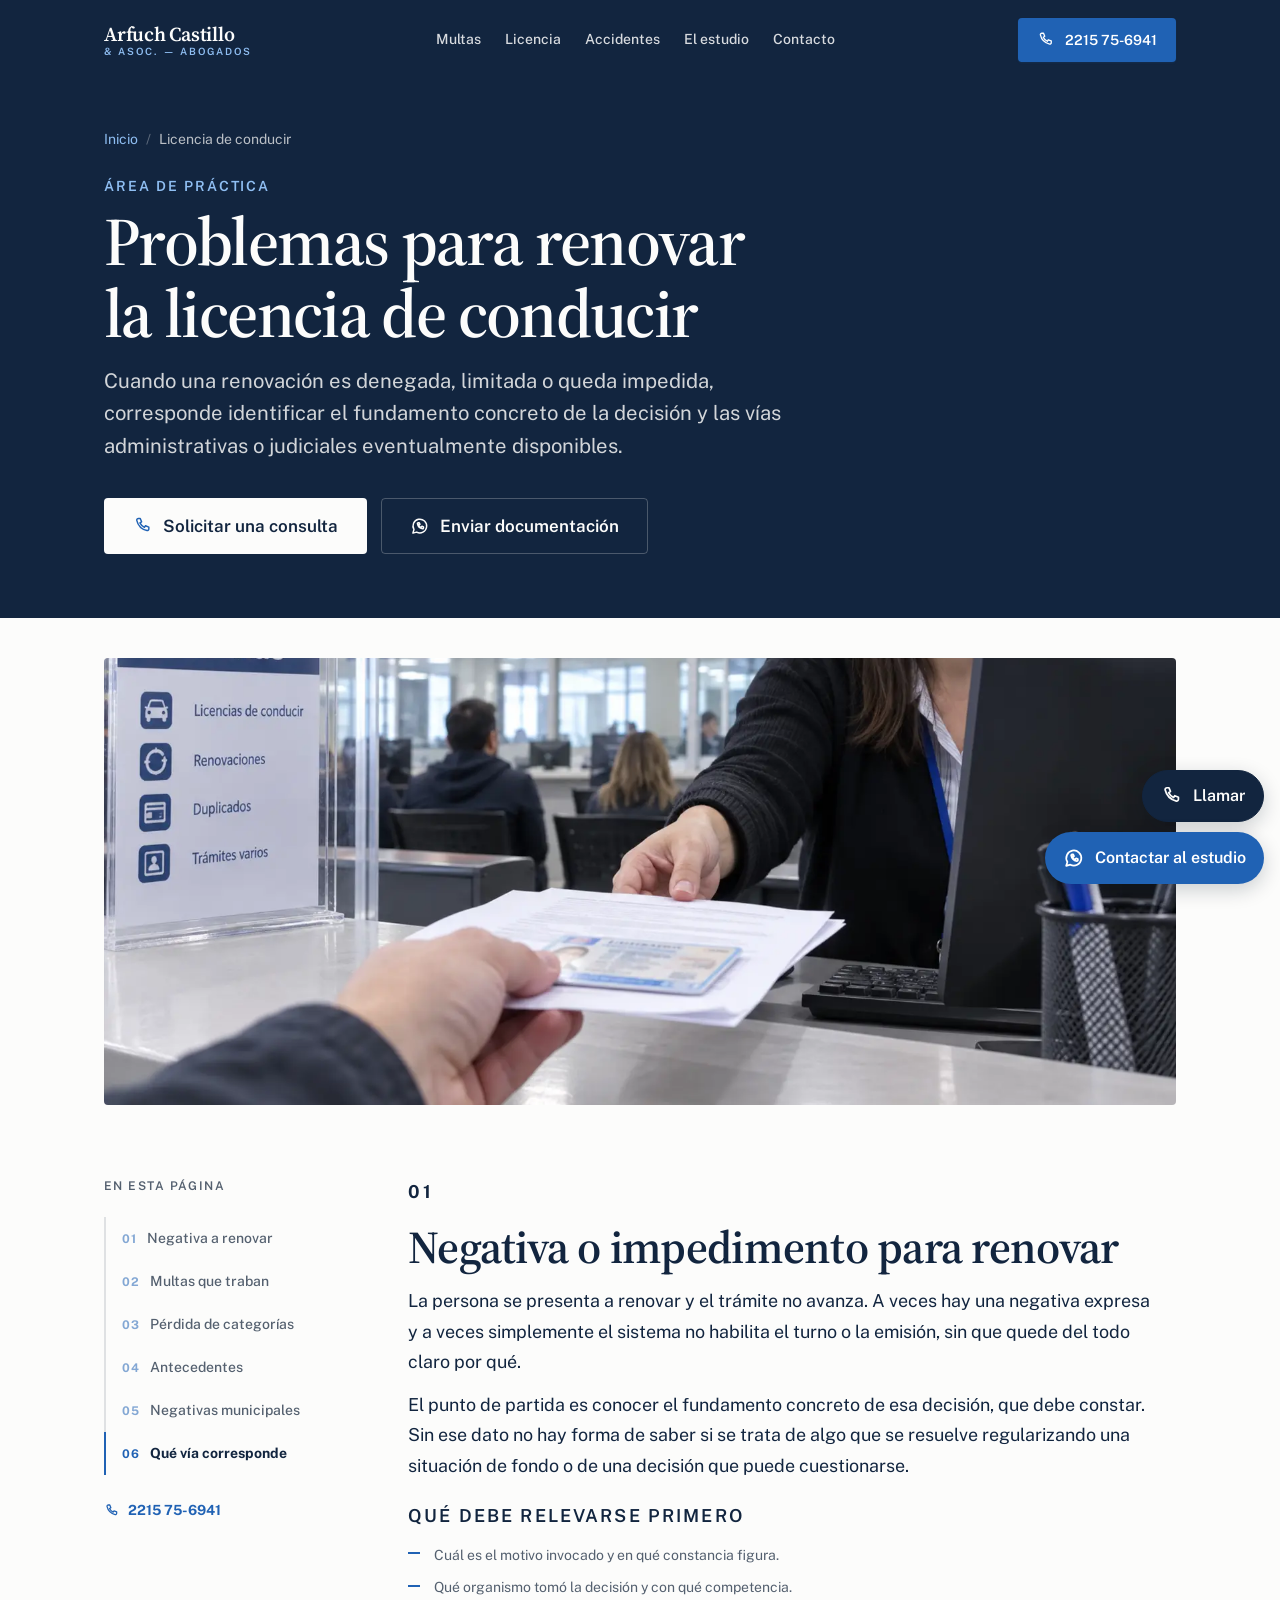
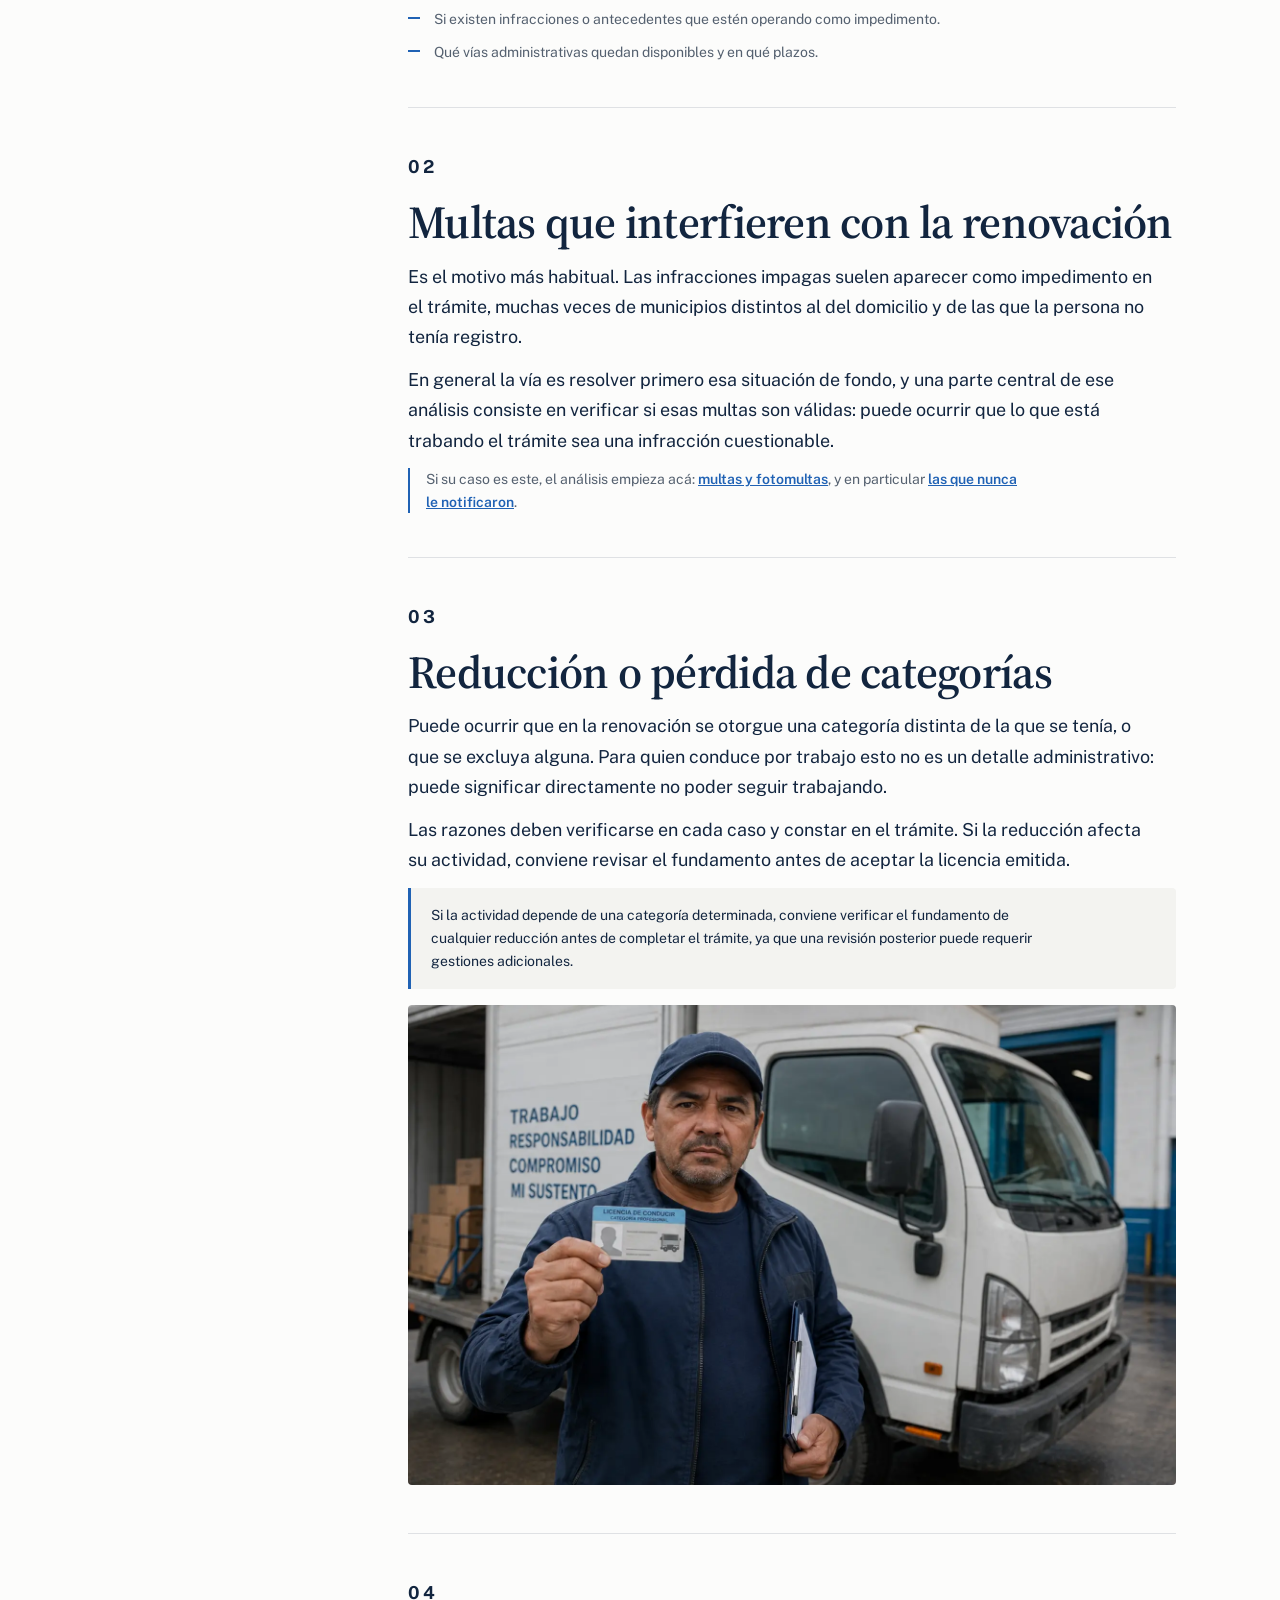
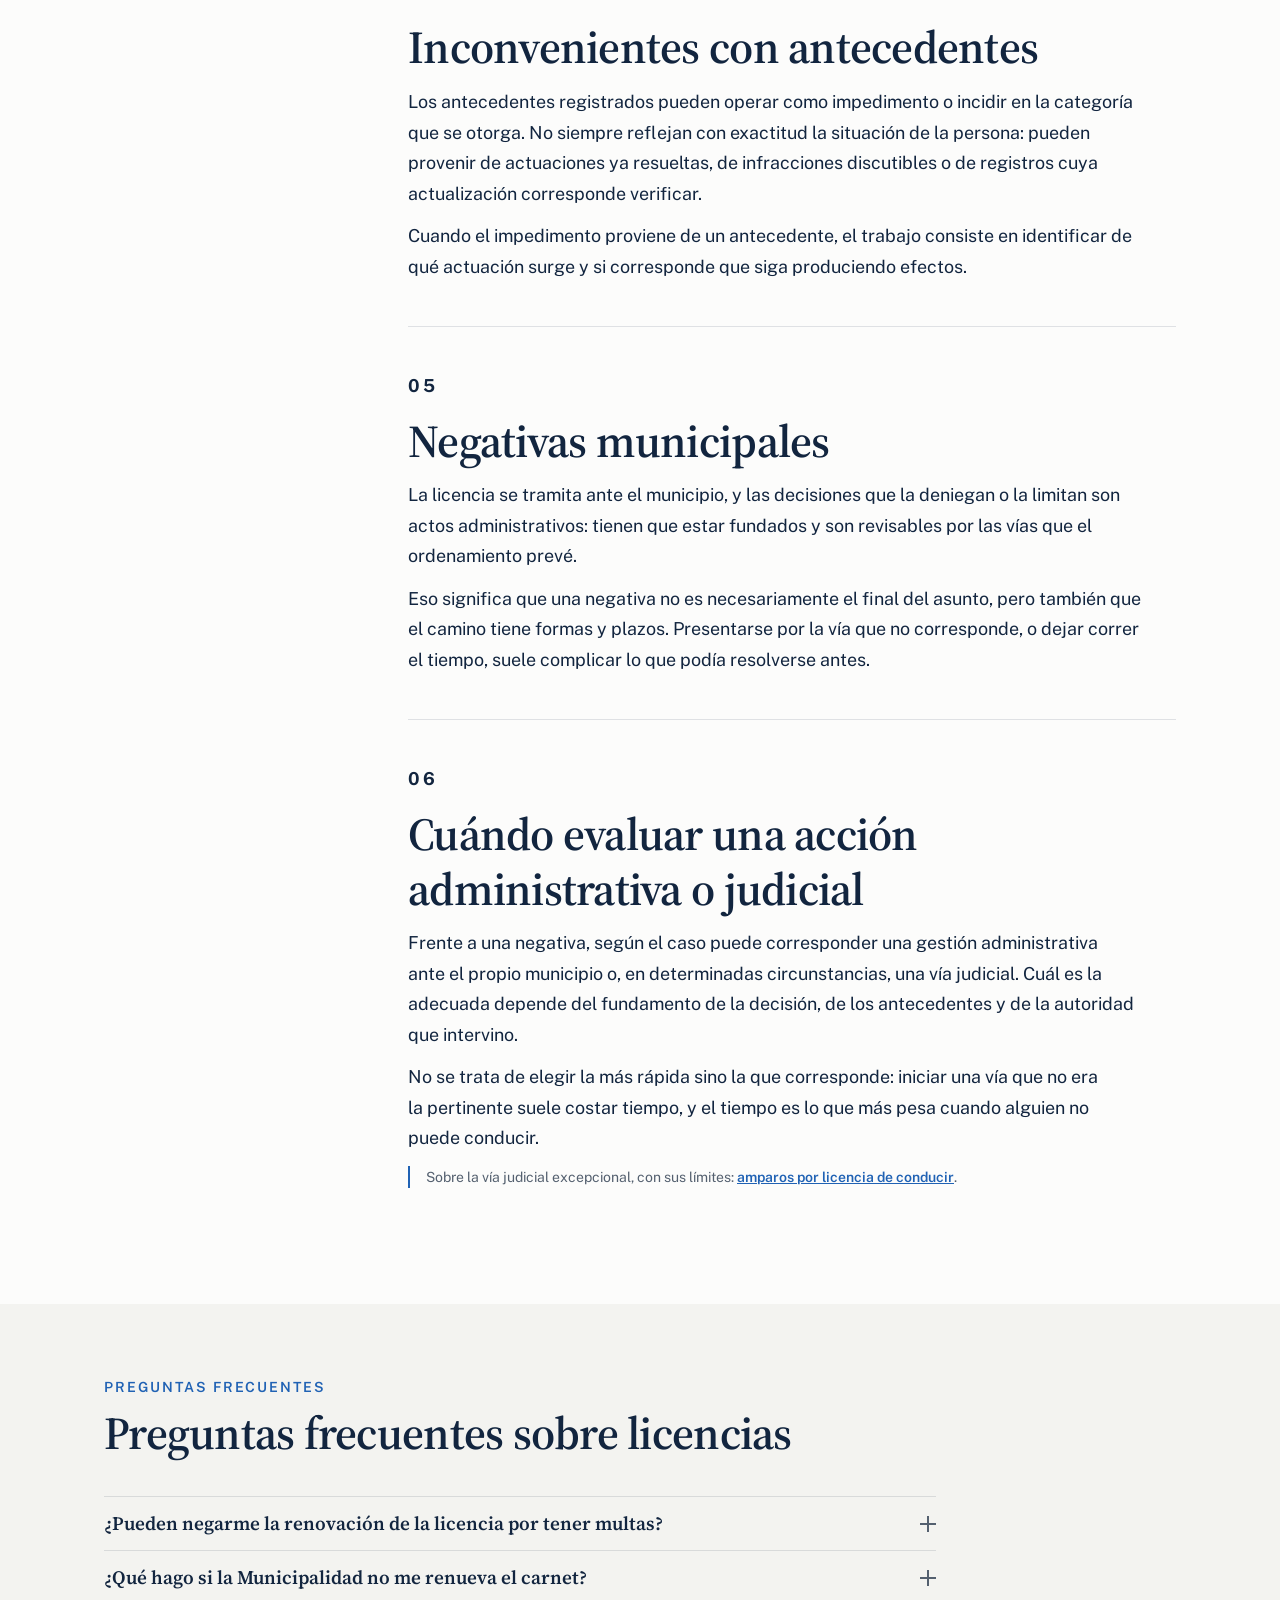
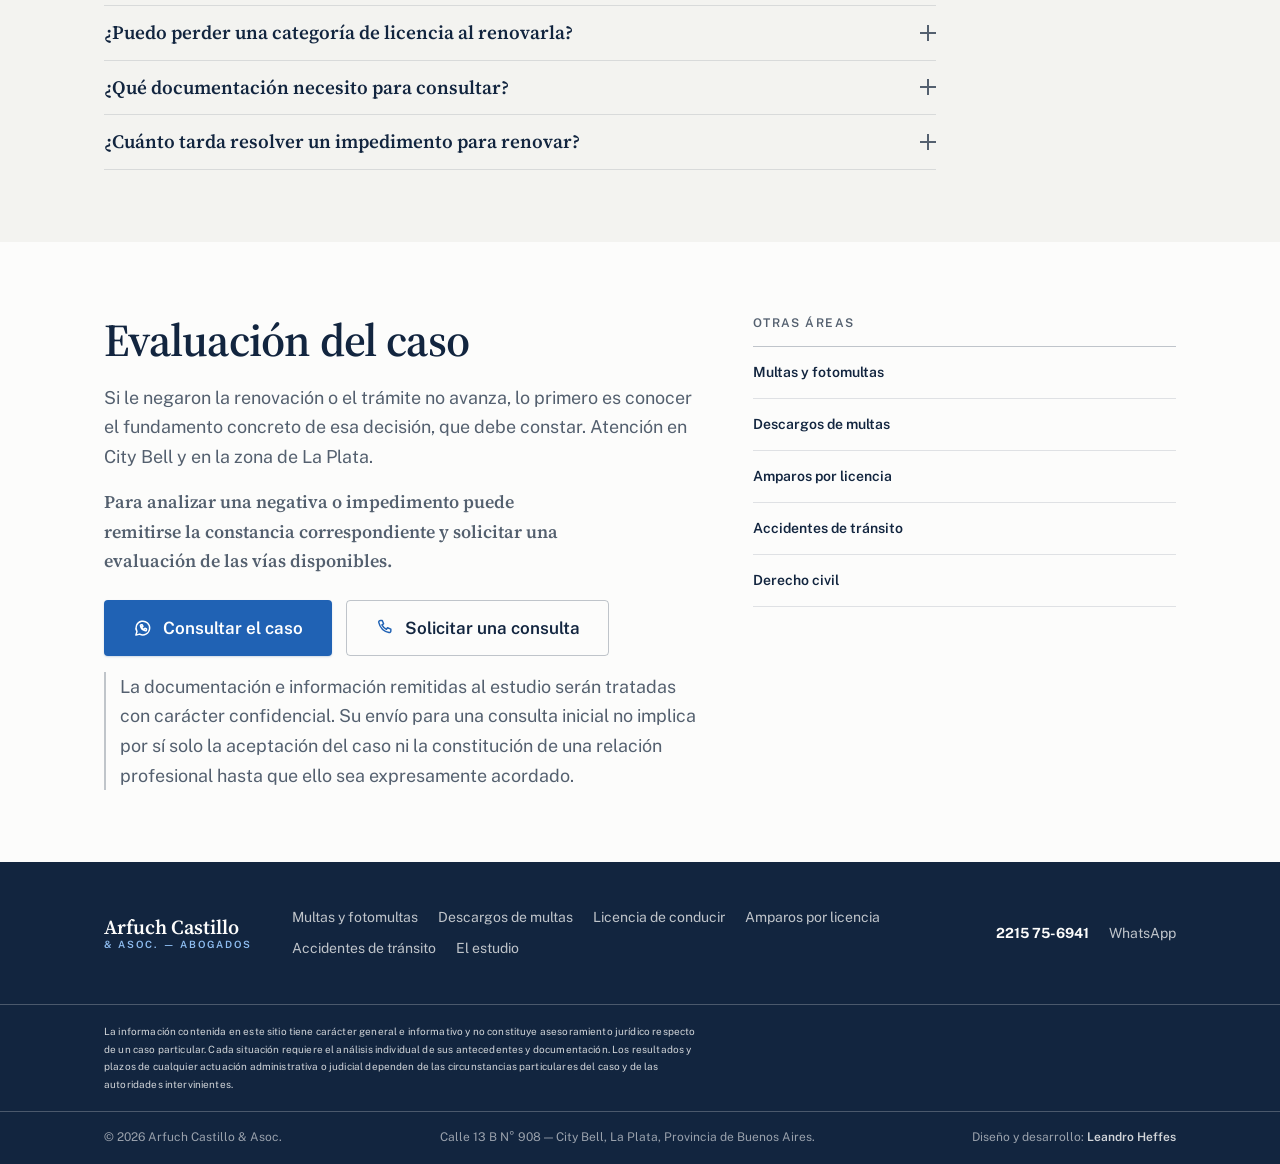
<file: problemas-renovacion-licencia-conducir/index.html>
<!DOCTYPE html>
<html lang="es-AR">
<head>
<meta charset="utf-8">
<meta name="viewport" content="width=device-width, initial-scale=1">

<!-- ═══════════════════════════════════════════════════════════════════════
     ÁREA C · LICENCIAS DE CONDUCIR
     Página de servicio. El contenido extenso vive acá, no en la portada:
     la home resume y deriva, así las dos no compiten por la misma búsqueda.

     ⚠ TODO EL TEXTO JURÍDICO DEBE SER VALIDADO POR EL ESTUDIO ANTES DE
       PUBLICAR. Está redactado en términos prudentes ("puede corresponder",
       "debe analizarse", "suele") y sin plazos concretos, porque quien firma
       estas afirmaciones es el abogado, no el desarrollador.

     Trato de USTED en todo el sitio, por pedido del Estudio.
     ═══════════════════════════════════════════════════════════════════ -->

<title>Problemas para renovar la licencia de conducir</title>
<meta name="description" content="Negativa municipal a renovar, multas que traban el trámite y pérdida de categorías. Abogados en City Bell, La Plata.">
<meta name="author" content="Arfuch Castillo &amp; Asoc.">
<meta name="robots" content="index, follow">
<link rel="canonical" href="https://arfuchcastillo.com.ar/problemas-renovacion-licencia-conducir/">

<meta property="og:type" content="article">
<meta property="og:locale" content="es_AR">
<meta property="og:site_name" content="Arfuch Castillo &amp; Asoc.">
<meta property="og:title" content="Problemas para renovar la licencia de conducir">
<meta property="og:description" content="Negativa a renovar, multas que traban el trámite, pérdida de categorías e inconvenientes con antecedentes.">
<meta property="og:url" content="https://arfuchcastillo.com.ar/problemas-renovacion-licencia-conducir/">
<meta property="og:image" content="https://arfuchcastillo.com.ar/assets/img/og-arfuch-castillo.jpg">
<meta property="og:image:width" content="1200">
<meta property="og:image:height" content="630">
<meta property="og:image:alt" content="Estudio jurídico Arfuch Castillo &amp; Asoc. en City Bell, La Plata.">
<meta name="twitter:card" content="summary_large_image">

<meta name="theme-color" content="#12253F">
<link rel="icon" href="../assets/img/favicon.svg" type="image/svg+xml">

<link rel="preconnect" href="https://fonts.googleapis.com">
<link rel="preconnect" href="https://fonts.gstatic.com" crossorigin>
<link rel="stylesheet" href="https://fonts.googleapis.com/css2?family=Public+Sans:wght@400;500;600;700&amp;family=Source+Serif+4:opsz,wght@8..60,400;8..60,600;8..60,700&amp;display=swap">
<link rel="stylesheet" href="../assets/css/styles.css">

<script type="application/ld+json">
{
  "@context": "https://schema.org",
  "@type": "BreadcrumbList",
  "itemListElement": [
    {
      "@type": "ListItem",
      "position": 1,
      "name": "Inicio",
      "item": "https://arfuchcastillo.com.ar/"
    },
    {
      "@type": "ListItem",
      "position": 2,
      "name": "Licencia de conducir",
      "item": "https://arfuchcastillo.com.ar/problemas-renovacion-licencia-conducir/"
    }
  ]
}
</script>

<!-- El servicio referencia al estudio por su @id: el negocio se declara una
     sola vez, en la home. Acá sólo se dice qué servicio presta esta página y
     en qué jurisdicción. -->
<script type="application/ld+json">
{
  "@context": "https://schema.org",
  "@type": "Service",
  "name": "Licencia de conducir",
  "serviceType": "Licencia de conducir",
  "url": "https://arfuchcastillo.com.ar/problemas-renovacion-licencia-conducir/",
  "provider": {
    "@type": "LegalService",
    "@id": "https://arfuchcastillo.com.ar/#estudio",
    "name": "Arfuch Castillo & Asoc.",
    "telephone": "+5492215756941",
    "address": {
      "@type": "PostalAddress",
      "streetAddress": "Calle 13 B N° 908",
      "addressLocality": "City Bell",
      "addressRegion": "Provincia de Buenos Aires",
      "postalCode": "1896",
      "addressCountry": "AR"
    }
  },
  "areaServed": {
    "@type": "AdministrativeArea",
    "name": "La Plata, Provincia de Buenos Aires"
  }
}
</script>

<!-- El schema de preguntas tiene que coincidir palabra por palabra con el
     texto visible: si se edita una respuesta abajo, se edita acá también. -->
<script type="application/ld+json">
{
  "@context": "https://schema.org",
  "@type": "FAQPage",
  "mainEntity": [
    {
      "@type": "Question",
      "name": "¿Pueden negarme la renovación de la licencia por tener multas?",
      "acceptedAnswer": {
        "@type": "Answer",
        "text": "Las infracciones impagas suelen aparecer como impedimento en el trámite de renovación. En general la vía es resolver primero esa situación de fondo, y una parte de ese análisis consiste en verificar si las multas son válidas."
      }
    },
    {
      "@type": "Question",
      "name": "¿Qué hago si la Municipalidad no me renueva el carnet?",
      "acceptedAnswer": {
        "@type": "Answer",
        "text": "Lo primero es conocer el fundamento concreto de la negativa, que debe constar. A partir de ahí puede corresponder una gestión administrativa o, según las circunstancias, una vía judicial. Cada situación requiere análisis particular de sus antecedentes, documentación y autoridad interviniente."
      }
    },
    {
      "@type": "Question",
      "name": "¿Puedo perder una categoría de licencia al renovarla?",
      "acceptedAnswer": {
        "@type": "Answer",
        "text": "Puede ocurrir que en la renovación se otorgue una categoría distinta de la que se tenía, por razones que deben verificarse en cada caso. Si eso afecta su actividad, conviene revisar el fundamento antes de aceptar el trámite."
      }
    },
    {
      "@type": "Question",
      "name": "¿Qué documentación necesito para consultar?",
      "acceptedAnswer": {
        "@type": "Answer",
        "text": "Su DNI, el carnet anterior si lo conserva y cualquier notificación que haya recibido sobre infracciones o inhabilitaciones. Si no cuenta con toda la documentación, puede obtenerse con posterioridad."
      }
    },
    {
      "@type": "Question",
      "name": "¿Cuánto tarda resolver un impedimento para renovar?",
      "acceptedAnswer": {
        "@type": "Answer",
        "text": "Depende del motivo del impedimento y del organismo interviniente, de modo que no es posible anticipar un plazo único. No puede anticiparse un plazo único sin conocer el caso concreto."
      }
    }
  ]
}
</script>
</head>

<body>

<a class="salto-contenido" href="#contenido">Ir al contenido</a>

<header class="barra" id="barra">
  <div class="barra__interior">

    <a class="marca" href="../" aria-label="Arfuch Castillo y Asociados — inicio">
      <span class="marca__nombre">Arfuch Castillo</span>
      <span class="marca__complemento">&amp; Asoc. — Abogados</span>
    </a>

    <nav class="barra__nav" aria-label="Navegación principal">
      <a href="../multas-fotomultas-provincia-buenos-aires/">Multas</a>
      <a href="../problemas-renovacion-licencia-conducir/" aria-current="page">Licencia</a>
      <a href="../abogado-accidentes-transito/">Accidentes</a>
      <a href="../#estudio">El estudio</a>
      <a href="../#contacto">Contacto</a>
    </nav>

    <div class="barra__acciones">
      <a class="boton boton--principal boton--compacto" href="tel:+5492215756941" data-evento="tel-barra">
        <svg viewBox="0 0 24 24" fill="none" stroke="currentColor" stroke-width="1.75" stroke-linecap="round" stroke-linejoin="round" aria-hidden="true"><path d="M6.5 3h2.2l1.6 4-2 1.3a12.5 12.5 0 0 0 5.4 5.4l1.3-2 4 1.6v2.2a2 2 0 0 1-2.2 2A16.5 16.5 0 0 1 4.5 5.2 2 2 0 0 1 6.5 3z"></path></svg>
        <span class="boton__texto">2215 75-6941</span>
      </a>

      <button class="menu-boton" type="button" aria-label="Abrir menú" aria-expanded="false" aria-controls="menu-movil">
        <span class="menu-boton__lineas" aria-hidden="true"><i></i><i></i><i></i></span>
      </button>
    </div>

  </div>

  <nav class="menu-movil" id="menu-movil" aria-label="Navegación principal (móvil)" hidden>
    <ul class="menu-movil__lista">
      <li><a href="../multas-fotomultas-provincia-buenos-aires/">Multas y fotomultas</a></li>
      <li><a href="../descargo-multas-transito/">Descargos de multas</a></li>
      <li><a href="../problemas-renovacion-licencia-conducir/" aria-current="page">Licencia de conducir</a></li>
      <li><a href="../amparo-licencia-conducir/">Amparos por licencia</a></li>
      <li><a href="../abogado-accidentes-transito/">Accidentes de tránsito</a></li>
      <li><a href="../#caso-civil">Derecho civil</a></li>
      <li><a href="../#estudio">El estudio</a></li>
      <li><a href="../#contacto">Contacto</a></li>
    </ul>
    <div class="menu-movil__pie">
      <a class="boton boton--principal boton--ancho" href="tel:+5492215756941" data-evento="tel-menu">
        <svg viewBox="0 0 24 24" fill="none" stroke="currentColor" stroke-width="1.75" stroke-linecap="round" stroke-linejoin="round" aria-hidden="true"><path d="M6.5 3h2.2l1.6 4-2 1.3a12.5 12.5 0 0 0 5.4 5.4l1.3-2 4 1.6v2.2a2 2 0 0 1-2.2 2A16.5 16.5 0 0 1 4.5 5.2 2 2 0 0 1 6.5 3z"></path></svg>
        Contactar al estudio
      </a>
    </div>
  </nav>
</header>

<main id="contenido">

  <!-- ── Cabecera del área ─────────────────────────────────────────────── -->
  <section class="cabecera-area" aria-labelledby="area-titulo">
    <div class="contenedor">

      <nav class="migas" aria-label="Ubicación">
        <ol>
          <li><a href="../">Inicio</a></li>
          <li aria-current="page">Licencia de conducir</li>
        </ol>
      </nav>

      <p class="ante-titulo ante-titulo--claro">Área de práctica</p>
      <h1 class="cabecera-area__titulo" id="area-titulo">Problemas para renovar la licencia de conducir</h1>
      <p class="cabecera-area__lead">
        Cuando una renovación es denegada, limitada o queda impedida, corresponde identificar el fundamento concreto de la decisión y las vías administrativas o judiciales eventualmente disponibles.
      </p>

      <div class="cabecera-area__acciones">
        <a class="boton boton--claro boton--grande" href="tel:+5492215756941" data-evento="tel-area-licencia">
          <svg viewBox="0 0 24 24" fill="none" stroke="currentColor" stroke-width="1.75" stroke-linecap="round" stroke-linejoin="round" aria-hidden="true"><path d="M6.5 3h2.2l1.6 4-2 1.3a12.5 12.5 0 0 0 5.4 5.4l1.3-2 4 1.6v2.2a2 2 0 0 1-2.2 2A16.5 16.5 0 0 1 4.5 5.2 2 2 0 0 1 6.5 3z"></path></svg>
          Solicitar una consulta
        </a>
        <a class="boton boton--contorno-claro boton--grande"
           href="https://wa.me/5492215756941?text=Hola%2C%20quiero%20consultar%20sobre%20la%20renovaci%C3%B3n%20de%20mi%20licencia."
           target="_blank" rel="noopener" data-evento="wa-area-licencia">
          <svg viewBox="0 0 24 24" fill="none" stroke="currentColor" stroke-width="1.75" stroke-linecap="round" stroke-linejoin="round" aria-hidden="true"><path d="M3.5 20.5l1.3-4.2A8.2 8.2 0 1 1 8 19.3l-4.5 1.2z"></path><path d="M9 9.2c.2 1 .7 2 1.5 2.8.8.8 1.8 1.3 2.8 1.5l1-1.2 1.9.9v1.3c0 .5-.5 1-1.1.9a7.6 7.6 0 0 1-6.2-6.2c-.1-.6.4-1.1.9-1.1h1.3l.9 1.9-1 1.2z"></path></svg>
          Enviar documentación
        </a>
      </div>

    </div>
  </section>

  <!-- ── Imagen del área ──────────────────────────────────────────────── -->
  <section class="figura-area">
    <div class="contenedor">
        <img class="figura-area__foto" src="../assets/img/carnetImage.webp"
             alt="Mostrador de atención para el trámite de licencia de conducir" width="1600" height="1000"
             loading="lazy" decoding="async">
    </div>
  </section>

  <!-- ── Cuerpo: riel de contenidos + los temas ────────────────────────── -->
  <section class="casos" aria-label="Temas de licencia de conducir">
    <div class="contenedor casos__interior">

      <aside class="riel" aria-label="Contenido de esta página">
        <p class="riel__rotulo">En esta página</p>
        <ol class="riel__lista">
          <li><a href="#negativa" data-riel="negativa"><span>01</span> Negativa a renovar</a></li>
          <li><a href="#multas-licencia" data-riel="multas-licencia"><span>02</span> Multas que traban</a></li>
          <li><a href="#categorias" data-riel="categorias"><span>03</span> Pérdida de categorías</a></li>
          <li><a href="#antecedentes" data-riel="antecedentes"><span>04</span> Antecedentes</a></li>
          <li><a href="#municipales" data-riel="municipales"><span>05</span> Negativas municipales</a></li>
          <li><a href="#vias" data-riel="vias"><span>06</span> Qué vía corresponde</a></li>
        </ol>
        <a class="riel__tel" href="tel:+5492215756941" data-evento="tel-riel-licencia">
          <svg viewBox="0 0 24 24" fill="none" stroke="currentColor" stroke-width="1.9" stroke-linecap="round" stroke-linejoin="round" aria-hidden="true"><path d="M6.5 3h2.2l1.6 4-2 1.3a12.5 12.5 0 0 0 5.4 5.4l1.3-2 4 1.6v2.2a2 2 0 0 1-2.2 2A16.5 16.5 0 0 1 4.5 5.2 2 2 0 0 1 6.5 3z"></path></svg>
          2215 75-6941
        </a>
      </aside>

      <div class="temas">

        <article class="tema" id="negativa" aria-labelledby="negativa-titulo">
          <p class="tema__ordinal" aria-hidden="true">01</p>
          <h2 class="tema__titulo" id="negativa-titulo">Negativa o impedimento para renovar</h2>
          <p>
            La persona se presenta a renovar y el trámite no avanza. A veces hay una negativa expresa y a veces simplemente el sistema no habilita el turno o la emisión, sin que quede del todo claro por qué.
          </p>
          <p>
            El punto de partida es conocer el fundamento concreto de esa decisión, que debe constar. Sin ese dato no hay forma de saber si se trata de algo que se resuelve regularizando una situación de fondo o de una decisión que puede cuestionarse.
          </p>
          <p class="tema__rotulo">Qué debe relevarse primero</p>
          <ul class="lista-marcada">
            <li>Cuál es el motivo invocado y en qué constancia figura.</li>
            <li>Qué organismo tomó la decisión y con qué competencia.</li>
            <li>Si existen infracciones o antecedentes que estén operando como impedimento.</li>
            <li>Qué vías administrativas quedan disponibles y en qué plazos.</li>
          </ul>
        </article>

        <article class="tema" id="multas-licencia" aria-labelledby="multas-licencia-titulo">
          <p class="tema__ordinal" aria-hidden="true">02</p>
          <h2 class="tema__titulo" id="multas-licencia-titulo">Multas que interfieren con la renovación</h2>
          <p>
            Es el motivo más habitual. Las infracciones impagas suelen aparecer como impedimento en el trámite, muchas veces de municipios distintos al del domicilio y de las que la persona no tenía registro.
          </p>
          <p>
            En general la vía es resolver primero esa situación de fondo, y una parte central de ese análisis consiste en verificar si esas multas son válidas: puede ocurrir que lo que está trabando el trámite sea una infracción cuestionable.
          </p>
          <p class="tema__derivacion">
            Si su caso es este, el análisis empieza acá:
            <a href="../multas-fotomultas-provincia-buenos-aires/">multas y fotomultas</a>, y en particular
            <a href="../multas-fotomultas-provincia-buenos-aires/#sin-notificar">las que nunca le notificaron</a>.
          </p>
        </article>

        <article class="tema" id="categorias" aria-labelledby="categorias-titulo">
          <p class="tema__ordinal" aria-hidden="true">03</p>
          <h2 class="tema__titulo" id="categorias-titulo">Reducción o pérdida de categorías</h2>
          <p>
            Puede ocurrir que en la renovación se otorgue una categoría distinta de la que se tenía, o que se excluya alguna. Para quien conduce por trabajo esto no es un detalle administrativo: puede significar directamente no poder seguir trabajando.
          </p>
          <p>
            Las razones deben verificarse en cada caso y constar en el trámite. Si la reducción afecta su actividad, conviene revisar el fundamento antes de aceptar la licencia emitida.
          </p>
          <div class="aviso">
            <p>
              Si la actividad depende de una categoría determinada, conviene verificar el fundamento de cualquier reducción antes de completar el trámite, ya que una revisión posterior puede requerir gestiones adicionales.
            </p>
          </div>
          <img class="tema__foto" src="../assets/img/categoriasImage.webp"
               alt="Conductor profesional con su licencia de categoría profesional frente a un camión de reparto" width="1600" height="1000"
               loading="lazy" decoding="async">
        </article>

        <article class="tema" id="antecedentes" aria-labelledby="antecedentes-titulo">
          <p class="tema__ordinal" aria-hidden="true">04</p>
          <h2 class="tema__titulo" id="antecedentes-titulo">Inconvenientes con antecedentes</h2>
          <p>
            Los antecedentes registrados pueden operar como impedimento o incidir en la categoría que se otorga. No siempre reflejan con exactitud la situación de la persona: pueden provenir de actuaciones ya resueltas, de infracciones discutibles o de registros cuya actualización corresponde verificar.
          </p>
          <p>
            Cuando el impedimento proviene de un antecedente, el trabajo consiste en identificar de qué actuación surge y si corresponde que siga produciendo efectos.
          </p>
        </article>

        <article class="tema" id="municipales" aria-labelledby="municipales-titulo">
          <p class="tema__ordinal" aria-hidden="true">05</p>
          <h2 class="tema__titulo" id="municipales-titulo">Negativas municipales</h2>
          <p>
            La licencia se tramita ante el municipio, y las decisiones que la deniegan o la limitan son actos administrativos: tienen que estar fundados y son revisables por las vías que el ordenamiento prevé.
          </p>
          <p>
            Eso significa que una negativa no es necesariamente el final del asunto, pero también que el camino tiene formas y plazos. Presentarse por la vía que no corresponde, o dejar correr el tiempo, suele complicar lo que podía resolverse antes.
          </p>
        </article>

        <article class="tema" id="vias" aria-labelledby="vias-titulo">
          <p class="tema__ordinal" aria-hidden="true">06</p>
          <h2 class="tema__titulo" id="vias-titulo">Cuándo evaluar una acción administrativa o judicial</h2>
          <p>
            Frente a una negativa, según el caso puede corresponder una gestión administrativa ante el propio municipio o, en determinadas circunstancias, una vía judicial. Cuál es la adecuada depende del fundamento de la decisión, de los antecedentes y de la autoridad que intervino.
          </p>
          <p>
            No se trata de elegir la más rápida sino la que corresponde: iniciar una vía que no era la pertinente suele costar tiempo, y el tiempo es lo que más pesa cuando alguien no puede conducir.
          </p>
          <p class="tema__derivacion">
            Sobre la vía judicial excepcional, con sus límites:
            <a href="../amparo-licencia-conducir/">amparos por licencia de conducir</a>.
          </p>
        </article>

      </div>
    </div>
  </section>

  <!-- ── Preguntas frecuentes ──────────────────────────────────────────── -->
  <section class="preguntas-area" id="preguntas" aria-labelledby="preguntas-titulo">
    <div class="contenedor">
      <header class="preguntas-area__encabezado">
        <p class="ante-titulo">Preguntas frecuentes</p>
        <h2 id="preguntas-titulo">Preguntas frecuentes sobre licencias</h2>
      </header>

      <div class="preguntas-area__lista">
        <details class="pregunta" id="faq-pueden-negarme-renovacion-licencia-tener">
          <summary><span>¿Pueden negarme la renovación de la licencia por tener multas?</span><span class="pregunta__signo" aria-hidden="true"></span></summary>
          <div class="pregunta__respuesta"><p>Las infracciones impagas suelen aparecer como impedimento en el trámite de renovación. En general la vía es resolver primero esa situación de fondo, y una parte de ese análisis consiste en verificar si las multas son válidas.</p></div>
        </details>
        <details class="pregunta" id="faq-hago-municipalidad-no-renueva-carnet">
          <summary><span>¿Qué hago si la Municipalidad no me renueva el carnet?</span><span class="pregunta__signo" aria-hidden="true"></span></summary>
          <div class="pregunta__respuesta"><p>Lo primero es conocer el fundamento concreto de la negativa, que debe constar. A partir de ahí puede corresponder una gestión administrativa o, según las circunstancias, una vía judicial. Cada situación requiere análisis particular de sus antecedentes, documentación y autoridad interviniente.</p></div>
        </details>
        <details class="pregunta" id="faq-puedo-perder-categoria-licencia-renovarla">
          <summary><span>¿Puedo perder una categoría de licencia al renovarla?</span><span class="pregunta__signo" aria-hidden="true"></span></summary>
          <div class="pregunta__respuesta"><p>Puede ocurrir que en la renovación se otorgue una categoría distinta de la que se tenía, por razones que deben verificarse en cada caso. Si eso afecta su actividad, conviene revisar el fundamento antes de aceptar el trámite.</p></div>
        </details>
        <details class="pregunta" id="faq-documentacion-necesito-consultar">
          <summary><span>¿Qué documentación necesito para consultar?</span><span class="pregunta__signo" aria-hidden="true"></span></summary>
          <div class="pregunta__respuesta"><p>Su DNI, el carnet anterior si lo conserva y cualquier notificación que haya recibido sobre infracciones o inhabilitaciones. Si no cuenta con toda la documentación, puede obtenerse con posterioridad.</p></div>
        </details>
        <details class="pregunta" id="faq-cuanto-tarda-resolver-impedimento-renovar">
          <summary><span>¿Cuánto tarda resolver un impedimento para renovar?</span><span class="pregunta__signo" aria-hidden="true"></span></summary>
          <div class="pregunta__respuesta"><p>Depende del motivo del impedimento y del organismo interviniente, de modo que no es posible anticipar un plazo único. No puede anticiparse un plazo único sin conocer el caso concreto.</p></div>
        </details>
      </div>
    </div>
  </section>

  <!-- ── Cierre + derivación a las otras áreas ─────────────────────────── -->
  <section class="cierre-area" aria-labelledby="cierre-titulo">
    <div class="contenedor cierre-area__interior">

      <div class="cierre-area__llamado">
        <h2 id="cierre-titulo">Evaluación del caso</h2>
        <p>
          Si le negaron la renovación o el trámite no avanza, lo primero es conocer el fundamento concreto de esa decisión, que debe constar. Atención en City Bell y en la zona de La Plata.
        </p>
        <!-- Cierre por problema (puntos 10 y 11): nombra la situación concreta
             y deriva a WhatsApp, que acá es el botón principal. -->
        <p class="cierre-area__pregunta">Para analizar una negativa o impedimento puede remitirse la constancia correspondiente y solicitar una evaluación de las vías disponibles.</p>
        <div class="cierre-area__acciones">
          <a class="boton boton--principal boton--grande"
             href="https://wa.me/5492215756941?text=Hola%2C%20quiero%20consultar%20sobre%20la%20renovaci%C3%B3n%20de%20mi%20licencia."
             target="_blank" rel="noopener" data-evento="wa-cierre-licencia">
            <svg viewBox="0 0 24 24" fill="none" stroke="currentColor" stroke-width="1.75" stroke-linecap="round" stroke-linejoin="round" aria-hidden="true"><path d="M3.5 20.5l1.3-4.2A8.2 8.2 0 1 1 8 19.3l-4.5 1.2z"></path><path d="M9 9.2c.2 1 .7 2 1.5 2.8.8.8 1.8 1.3 2.8 1.5l1-1.2 1.9.9v1.3c0 .5-.5 1-1.1.9a7.6 7.6 0 0 1-6.2-6.2c-.1-.6.4-1.1.9-1.1h1.3l.9 1.9-1 1.2z"></path></svg>
            Consultar el caso
          </a>
          <a class="boton boton--secundario boton--grande" href="tel:+5492215756941" data-evento="tel-cierre-licencia">
            <svg viewBox="0 0 24 24" fill="none" stroke="currentColor" stroke-width="1.75" stroke-linecap="round" stroke-linejoin="round" aria-hidden="true"><path d="M6.5 3h2.2l1.6 4-2 1.3a12.5 12.5 0 0 0 5.4 5.4l1.3-2 4 1.6v2.2a2 2 0 0 1-2.2 2A16.5 16.5 0 0 1 4.5 5.2 2 2 0 0 1 6.5 3z"></path></svg>
            Solicitar una consulta
          </a>
        </div>

        <!-- Nota de confidencialidad (pedido del Estudio). Va junto a la zona
             donde se solicita documentación, porque puede incluir DNI, actas,
             historias clínicas o sentencias. -->
        <p class="nota-confidencial">
          La documentación e información remitidas al estudio serán tratadas con
          carácter confidencial. Su envío para una consulta inicial no implica
          por sí solo la aceptación del caso ni la constitución de una relación
          profesional hasta que ello sea expresamente acordado.
        </p>
      </div>

      <nav class="cierre-area__otras" aria-label="Otras áreas">
        <p class="cierre-area__rotulo">Otras áreas</p>
        <ul>
          <li><a href="../multas-fotomultas-provincia-buenos-aires/">Multas y fotomultas</a></li>
          <li><a href="../descargo-multas-transito/">Descargos de multas</a></li>
          <li><a href="../amparo-licencia-conducir/">Amparos por licencia</a></li>
          <li><a href="../abogado-accidentes-transito/">Accidentes de tránsito</a></li>
          <li><a href="../#caso-civil">Derecho civil</a></li>
        </ul>
      </nav>

    </div>
  </section>

</main>

<footer class="pie">
  <div class="contenedor pie__interior">
    <div class="pie__marca">
      <p class="pie__nombre">Arfuch Castillo</p>
      <p class="pie__complemento">&amp; Asoc. — Abogados</p>
    </div>

    <nav class="pie__enlaces" aria-label="Áreas de práctica">
      <a href="../multas-fotomultas-provincia-buenos-aires/">Multas y fotomultas</a>
      <a href="../descargo-multas-transito/">Descargos de multas</a>
      <a href="../problemas-renovacion-licencia-conducir/">Licencia de conducir</a>
      <a href="../amparo-licencia-conducir/">Amparos por licencia</a>
      <a href="../abogado-accidentes-transito/">Accidentes de tránsito</a>
      <a href="../#estudio">El estudio</a>
    </nav>

    <div class="pie__contacto">
      <a class="pie__tel" href="tel:+5492215756941" data-evento="tel-pie">2215 75-6941</a>
      <a href="https://wa.me/5492215756941?text=Hola%2C%20quiero%20consultar%20sobre..."
         target="_blank" rel="noopener" data-evento="wa-pie">WhatsApp</a>
    </div>
  </div>

  <!-- Aviso legal (pedido del Estudio). Texto fijo en todas las URLs, nunca
       dentro de un modal ni plegado. -->
  <div class="pie__aviso">
    <div class="contenedor">
      <p>
        La información contenida en este sitio tiene carácter general e
        informativo y no constituye asesoramiento jurídico respecto de un caso
        particular. Cada situación requiere el análisis individual de sus
        antecedentes y documentación. Los resultados y plazos de cualquier
        actuación administrativa o judicial dependen de las circunstancias
        particulares del caso y de las autoridades intervinientes.
      </p>
    </div>
  </div>

  <div class="pie__base">
    <div class="contenedor pie__base-interior">
      <!-- El año queda escrito acá como respaldo: si el JS no corre se ve
           igual y nunca queda vacío. main.js lo actualiza al año en curso. -->
      <p>© <span data-anio>2026</span> Arfuch Castillo &amp; Asoc.</p>
      <address>Calle 13 B N° 908 — City Bell, La Plata, Provincia de Buenos Aires.</address>
      <p class="pie__credito">
        Diseño y desarrollo:
        <a href="https://leandroheffes.com" target="_blank" rel="noopener">Leandro Heffes</a>
      </p>
    </div>
  </div>
</footer>

<!-- ══════════════════════════════════════════════════════════════════════
     CONTACTO PERMANENTE (punto 10 del informe)
     WhatsApp visible desde el primer momento, no después de hacer scroll.
     En móvil es una barra inferior fija; en escritorio, botones flotantes.
     ══════════════════════════════════════════════════════════════════ -->
<div class="contacto-fijo" aria-label="Contacto rápido">
  <a class="contacto-fijo__wa"
     href="https://wa.me/5492215756941?text=Hola%2C%20quiero%20consultar%20sobre%20la%20renovaci%C3%B3n%20de%20mi%20licencia."
     target="_blank" rel="noopener" data-evento="wa-barra-fija">
    <svg viewBox="0 0 24 24" fill="none" stroke="currentColor" stroke-width="1.9" stroke-linecap="round" stroke-linejoin="round" aria-hidden="true"><path d="M3.5 20.5l1.3-4.2A8.2 8.2 0 1 1 8 19.3l-4.5 1.2z"></path><path d="M9 9.2c.2 1 .7 2 1.5 2.8.8.8 1.8 1.3 2.8 1.5l1-1.2 1.9.9v1.3c0 .5-.5 1-1.1.9a7.6 7.6 0 0 1-6.2-6.2c-.1-.6.4-1.1.9-1.1h1.3l.9 1.9-1 1.2z"></path></svg>
    <span>Contactar al estudio</span>
  </a>

  <a class="contacto-fijo__tel" href="tel:+5492215756941" data-evento="tel-barra-fija"
     aria-label="Llamar al estudio: 2215 75-6941">
    <svg viewBox="0 0 24 24" fill="none" stroke="currentColor" stroke-width="1.9" stroke-linecap="round" stroke-linejoin="round" aria-hidden="true"><path d="M6.5 3h2.2l1.6 4-2 1.3a12.5 12.5 0 0 0 5.4 5.4l1.3-2 4 1.6v2.2a2 2 0 0 1-2.2 2A16.5 16.5 0 0 1 4.5 5.2 2 2 0 0 1 6.5 3z"></path></svg>
    <span class="contacto-fijo__etiqueta">Llamar</span>
  </a>
</div>

<script src="../assets/js/main.js" defer></script>

</body>
</html>
</file>
<file: assets/css/styles.css>
/* ═══════════════════════════════════════════════════════════════════════════
   ARFUCH CASTILLO & ASOC. — Hoja de estilos

   El sitio se organiza POR CASO, no por secciones de marketing: portada,
   índice de casos y cuatro bloques autocontenidos con un panel lateral fijo
   que marca en cuál está el visitante.

   Paleta: navy de tinta + acento azul marino. Sin verde.
   ─────────────────────────────────────────────────────────────────────────
   ÍNDICE
    1. Tokens de diseño
    2. Reset y base
    3. Tipografía
    4. Primitivas de layout
    5. Botones
    6. Barra superior y menú móvil
    7. Portada
    8. Índice de casos
    9. Casos (riel fijo + bloques)
   10. Errores que conviene evitar
   11. El estudio
   12. Lo que te vamos a preguntar
   13. Contacto
   14. Pie
   15. Botones flotantes
   16. Páginas de área
   17. Animaciones y accesibilidad de movimiento
   ═══════════════════════════════════════════════════════════════════════════ */


/* ═══ 1. TOKENS DE DISEÑO ═══════════════════════════════════════════════ */

:root {
  /* — Color — */
  --fondo:            #FCFCFB;
  --fondo-2:          #F3F3F0;
  --fondo-3:          #E9E9E4;

  --tinta:            #12253F;   /* texto principal · 15.02:1 */
  --tinta-profunda:   #0A1729;
  --tinta-suave:      #54606F;   /* texto secundario · 6.24:1 */

  /* Acento azul marino. Se eligió #2062B4 y no un azul más profundo porque
     contra el navy del texto (#12253F) los tonos oscuros quedaban en 1.6:1 y
     no se leían como acento. Este da 2.55:1 de distinción y cumple AA como
     texto (5.90:1) y con blanco encima (6.06:1). */
  --acento:           #2062B4;
  --acento-oscuro:    #1A4F92;   /* hover de rellenos · blanco 8.15:1 */
  --acento-claro:     #8FBEF2;   /* sólo sobre tinta · 9.26:1 */

  --linea:            rgba(18, 37, 63, .12);
  --linea-fuerte:     rgba(18, 37, 63, .26);
  --linea-clara:      rgba(252, 252, 251, .24);

  /* — Tipografía — */
  --serif: "Source Serif 4", Georgia, "Times New Roman", serif;
  --sans:  "Public Sans", system-ui, -apple-system, "Segoe UI", sans-serif;

  --t-micro:  0.75rem;
  --t-menor:  0.875rem;
  --t-base:   1rem;
  --t-cuerpo: clamp(1rem, 0.96rem + 0.2vw, 1.125rem);
  --t-lead:   clamp(1.0625rem, 0.99rem + 0.35vw, 1.3125rem);
  --t-h4:     clamp(1.0625rem, 1rem + 0.3vw, 1.1875rem);
  --t-h3:     clamp(1.125rem, 1.06rem + 0.35vw, 1.3125rem);
  --t-h2:     clamp(1.875rem, 1.5rem + 1.7vw, 2.875rem);
  --t-h1:     clamp(2.375rem, 1.5rem + 3.6vw, 4.25rem);

  /* — Espaciado (base 8px) — */
  --e-1: 0.5rem;
  --e-2: 1rem;
  --e-3: 1.5rem;
  --e-4: 2rem;
  --e-5: 3rem;
  --e-6: 4rem;
  --e-7: 6rem;

  /* — Layout — */
  --ancho-max:      74rem;
  --margen-lateral: clamp(1.25rem, 5vw, 3.5rem);
  --alto-barra:     4.25rem;
  --radio:          4px;

  --transicion: 200ms cubic-bezier(.2, .7, .3, 1);

  --z-flotantes: 40;
  --z-menu:      45;
  --z-barra:     50;
  --z-salto:     100;
}

@media (min-width: 64rem) {
  :root { --alto-barra: 5rem; }
}


/* ═══ 2. RESET Y BASE ═══════════════════════════════════════════════════ */

*, *::before, *::after { box-sizing: border-box; }
* { margin: 0; }

html {
  -webkit-text-size-adjust: 100%;
  scroll-behavior: smooth;
}

body {
  min-height: 100svh;
  background-color: var(--fondo);
  color: var(--tinta);
  font-family: var(--sans);
  font-size: var(--t-cuerpo);
  line-height: 1.65;
  font-synthesis-weight: none;
  -webkit-font-smoothing: antialiased;
  text-rendering: optimizeLegibility;
  overflow-x: hidden;
}

img, svg, picture, video { display: block; max-width: 100%; }
img { height: auto; }

button, input, textarea, select { font: inherit; color: inherit; }
button { background: none; border: 0; cursor: pointer; }

a { color: inherit; }
ul, ol { list-style: none; padding: 0; }

:focus-visible {
  outline: 3px solid var(--acento);
  outline-offset: 3px;
  border-radius: 2px;
}

::selection { background: rgba(32, 98, 180, .18); color: var(--tinta); }

.salto-contenido {
  position: absolute;
  top: var(--e-1);
  left: var(--e-1);
  z-index: var(--z-salto);
  padding: .75rem 1.25rem;
  border-radius: var(--radio);
  background: var(--tinta);
  color: var(--fondo);
  font-size: var(--t-menor);
  font-weight: 600;
  text-decoration: none;
  transform: translateY(-150%);
  transition: transform var(--transicion);
}
.salto-contenido:focus-visible { transform: translateY(0); }


/* ═══ 3. TIPOGRAFÍA ═════════════════════════════════════════════════════ */

h1, h2, h3, h4 {
  font-family: var(--serif);
  font-weight: 600;
  line-height: 1.15;
  letter-spacing: -0.016em;
  text-wrap: balance;
}

h1 { font-size: var(--t-h1); line-height: 1.05; letter-spacing: -0.024em; }
h2 { font-size: var(--t-h2); }
h3 { font-size: var(--t-h3); line-height: 1.25; }
h4 { font-size: var(--t-h4); line-height: 1.3; }

p { text-wrap: pretty; }

/* Único acento tipográfico: un filete azul bajo la frase clave. */
.destacado {
  position: relative;
  display: inline-block;
  color: var(--acento);
}
.destacado::after {
  content: "";
  position: absolute;
  left: 0; bottom: .04em;
  width: 100%; height: 2px;
  background: currentColor;
  transform: scaleX(0);
  transform-origin: left;
  animation: trazar 800ms cubic-bezier(.2, .7, .3, 1) 500ms forwards;
}
@keyframes trazar { to { transform: scaleX(1); } }

.ante-titulo {
  font-size: var(--t-menor);
  font-weight: 600;
  letter-spacing: .14em;
  text-transform: uppercase;
  color: var(--acento);
}
.ante-titulo--claro { color: var(--acento-claro); }

/* Lista con guion azul: la viñeta del sitio */
.lista-marcada { display: grid; gap: .625rem; }
.lista-marcada li {
  position: relative;
  padding-left: 1.625rem;
  font-size: var(--t-menor);
  line-height: 1.6;
  color: var(--tinta-suave);
  text-wrap: pretty;
}
.lista-marcada li::before {
  content: "";
  position: absolute;
  left: 0;
  top: .62em;
  width: .75rem;
  height: 2px;
  background: var(--acento);
}

.enlace-tel {
  font-weight: 700;
  color: var(--tinta);
  text-decoration: underline;
  text-underline-offset: 4px;
  text-decoration-thickness: 1.5px;
  text-decoration-color: var(--acento);
  transition: color var(--transicion);
}
.enlace-tel:hover { color: var(--acento); }


/* ═══ 4. PRIMITIVAS DE LAYOUT ═══════════════════════════════════════════ */

.contenedor {
  width: 100%;
  max-width: var(--ancho-max);
  margin-inline: auto;
  padding-inline: var(--margen-lateral);
}


/* ═══ 5. BOTONES ════════════════════════════════════════════════════════ */

.boton {
  display: inline-flex;
  align-items: center;
  justify-content: center;
  gap: .625rem;
  min-height: 3.25rem;
  padding: .8125rem 1.5rem;
  border: 1.5px solid transparent;
  border-radius: var(--radio);
  font-family: var(--sans);
  font-size: var(--t-base);
  font-weight: 600;
  line-height: 1.3;
  text-decoration: none;
  cursor: pointer;
  transition: background-color var(--transicion),
              border-color var(--transicion),
              color var(--transicion),
              box-shadow var(--transicion);
}
.boton svg { flex: none; width: 1.25rem; height: 1.25rem; }
.boton--ancho  { width: 100%; }
.boton--grande { min-height: 3.5rem; padding: .875rem 1.75rem; font-size: 1.0625rem; }

.boton--principal {
  background: var(--acento);
  color: #fff;
  box-shadow: 0 1px 2px rgba(26, 79, 146, .20);
}
.boton--principal:hover {
  background: var(--acento-oscuro);
  box-shadow: 0 6px 18px rgba(26, 79, 146, .26);
}

.boton--secundario {
  background: transparent;
  color: var(--tinta);
  border-color: var(--linea-fuerte);
}
.boton--secundario:hover { border-color: var(--tinta); background: rgba(18, 37, 63, .04); }
.boton--secundario svg { color: var(--acento); }

/* Sobre foto o fondo oscuro */
.boton--claro {
  background: var(--fondo);
  color: var(--tinta);
}
.boton--claro:hover { background: #fff; }
.boton--claro svg { color: var(--acento); }

.boton--contorno-claro {
  background: transparent;
  color: var(--fondo);
  border-color: var(--linea-clara);
}
.boton--contorno-claro:hover { background: rgba(252, 252, 251, .12); border-color: var(--fondo); }
.boton--contorno-claro:focus-visible { outline-color: var(--acento-claro); }

.boton--compacto {
  min-height: 2.75rem;
  padding: .5rem 1.125rem;
  font-size: var(--t-menor);
}
.boton--compacto svg { width: 1.125rem; height: 1.125rem; }


/* ═══ 6. BARRA SUPERIOR ═════════════════════════════════════════════════
   Arranca transparente sobre la foto de portada y se vuelve sólida cuando
   el visitante se desplaza.
   ═══════════════════════════════════════════════════════════════════════ */

.barra {
  position: fixed;
  top: 0; left: 0; right: 0;
  z-index: var(--z-barra);
  border-bottom: 1px solid transparent;
  transition: background-color var(--transicion), border-color var(--transicion);
}
.barra[data-desplazada="true"] {
  background: rgba(252, 252, 251, .95);
  backdrop-filter: saturate(150%) blur(14px);
  -webkit-backdrop-filter: saturate(150%) blur(14px);
  border-bottom-color: var(--linea);
}

.barra__interior {
  display: flex;
  align-items: center;
  justify-content: space-between;
  gap: var(--e-2);
  width: 100%;
  max-width: var(--ancho-max);
  min-height: var(--alto-barra);
  margin-inline: auto;
  padding-inline: var(--margen-lateral);
}

.marca { display: flex; flex-direction: column; gap: .0625rem; flex: none; text-decoration: none; line-height: 1.05; }
.marca__nombre {
  font-family: var(--serif);
  font-size: clamp(1.0625rem, 1rem + 0.3vw, 1.25rem);
  font-weight: 600;
  letter-spacing: -0.012em;
  color: var(--fondo);
  transition: color var(--transicion);
}
.marca__complemento {
  font-size: .625rem;
  font-weight: 600;
  letter-spacing: .2em;
  text-transform: uppercase;
  color: var(--acento-claro);
  transition: color var(--transicion);
}
.barra[data-desplazada="true"] .marca__nombre { color: var(--tinta); }
.barra[data-desplazada="true"] .marca__complemento { color: var(--tinta-suave); }

.barra__nav { display: none; }

@media (min-width: 68rem) {
  .barra__nav { display: flex; align-items: center; gap: 1.5rem; font-size: var(--t-menor); font-weight: 500; }
  .barra__nav a {
    position: relative;
    padding-block: .25rem;
    text-decoration: none;
    color: rgba(252, 252, 251, .85);
    transition: color var(--transicion);
  }
  .barra__nav a::after {
    content: "";
    position: absolute;
    left: 0; bottom: 0;
    width: 100%; height: 1.5px;
    background: currentColor;
    transform: scaleX(0);
    transform-origin: left;
    transition: transform var(--transicion);
  }
  .barra__nav a:hover::after { transform: scaleX(1); }
  .barra[data-desplazada="true"] .barra__nav a { color: var(--tinta-suave); }
  .barra[data-desplazada="true"] .barra__nav a:hover { color: var(--acento); }
}

.barra__acciones { display: flex; align-items: center; gap: .5rem; flex: none; }

@media (max-width: 34rem) {
  .barra__acciones .boton--compacto { padding: .625rem; min-width: 2.75rem; }
  .barra__acciones .boton--compacto .boton__texto { display: none; }
}

.menu-boton {
  display: grid;
  place-items: center;
  width: 2.75rem; height: 2.75rem;
  border: 1.5px solid var(--linea-clara);
  border-radius: var(--radio);
  transition: background-color var(--transicion), border-color var(--transicion);
}
.barra[data-desplazada="true"] .menu-boton { border-color: var(--linea-fuerte); }
.menu-boton__lineas { display: grid; gap: 4px; width: 1.125rem; }
.menu-boton__lineas i {
  display: block;
  height: 1.5px;
  background: var(--fondo);
  transition: transform var(--transicion), opacity var(--transicion), background-color var(--transicion);
}
.barra[data-desplazada="true"] .menu-boton__lineas i { background: var(--tinta); }
.menu-boton[aria-expanded="true"] .menu-boton__lineas i:nth-child(1) { transform: translateY(5.5px) rotate(45deg); }
.menu-boton[aria-expanded="true"] .menu-boton__lineas i:nth-child(2) { opacity: 0; }
.menu-boton[aria-expanded="true"] .menu-boton__lineas i:nth-child(3) { transform: translateY(-5.5px) rotate(-45deg); }

@media (min-width: 68rem) { .menu-boton { display: none; } }

.menu-movil {
  position: absolute;
  top: 100%; left: 0; right: 0;
  z-index: var(--z-menu);
  max-height: calc(100svh - var(--alto-barra));
  overflow-y: auto;
  padding: var(--e-2) var(--margen-lateral) var(--e-4);
  background: var(--fondo);
  border-bottom: 1px solid var(--linea-fuerte);
  box-shadow: 0 16px 32px rgba(10, 23, 41, .08);
}
.menu-movil[hidden] { display: none; }
.menu-movil__lista a {
  display: block;
  padding: .875rem 0;
  border-bottom: 1px solid var(--linea);
  font-family: var(--serif);
  font-size: 1.125rem;
  font-weight: 600;
  color: var(--tinta);
  text-decoration: none;
  transition: color var(--transicion), padding-left var(--transicion);
}
.menu-movil__lista a:hover { color: var(--acento); padding-left: .375rem; }
.menu-movil__pie { margin-top: var(--e-3); }


/* ═══ 7. PORTADA ════════════════════════════════════════════════════════
   Foto a sangre con velo de tinta y el titular anclado abajo a la
   izquierda. Ni composición centrada ni split de texto e imagen.
   ═══════════════════════════════════════════════════════════════════════ */

.portada {
  position: relative;
  display: flex;
  align-items: flex-end;
  min-height: min(42rem, 100svh);
  padding-top: calc(var(--alto-barra) + var(--e-5));
  padding-bottom: clamp(2.5rem, 6vw, 5rem);
  overflow: hidden;
  background-color: var(--tinta-profunda);
}

.portada__foto {
  position: absolute;
  inset: 0;
  width: 100%;
  height: 100%;
  object-fit: cover;
}

/* Velo: sin esto el texto blanco no tiene contraste garantizado sobre una
   foto cualquiera. Más denso abajo, que es donde se apoya el titular. */
.portada::after {
  content: "";
  position: absolute;
  inset: 0;
  background:
    linear-gradient(180deg, rgba(10, 23, 41, .78) 0%, rgba(10, 23, 41, .42) 38%, rgba(10, 23, 41, .88) 100%),
    linear-gradient(90deg, rgba(10, 23, 41, .55) 0%, transparent 65%);
}

.portada__contenido {
  position: relative;
  z-index: 1;
  display: grid;
  gap: var(--e-2);
  max-width: min(var(--ancho-max), 100%);
}

.portada__titulo {
  max-width: 15ch;
  margin-top: .25rem;
  color: var(--fondo);
}
.portada__titulo .destacado { color: var(--acento-claro); }

.portada__bajada {
  max-width: 46ch;
  font-size: var(--t-lead);
  line-height: 1.55;
  color: rgba(252, 252, 251, .86);
}

.portada__acciones {
  display: flex;
  flex-wrap: wrap;
  gap: .875rem;
  margin-top: var(--e-2);
}
.portada__acciones .boton { flex: 1 1 15rem; max-width: 22rem; }
@media (min-width: 34rem) { .portada__acciones .boton { flex: 0 1 auto; } }


/* ═══ 8. ÍNDICE DE CASOS ════════════════════════════════════════════════
   La navegación real del sitio: el visitante elige su problema.
   ═══════════════════════════════════════════════════════════════════════ */

.casos-indice {
  background: var(--fondo-2);
  padding-block: clamp(2.5rem, 6vw, 4.5rem);
  border-bottom: 1px solid var(--linea);
}

.casos-indice__encabezado {
  display: grid;
  gap: .5rem;
  margin-bottom: clamp(1.75rem, 3vw, 2.5rem);
}
.casos-indice__titulo {
  max-width: 22ch;
  font-size: var(--t-h2);
}
.casos-indice__nota {
  max-width: 52ch;
  font-size: var(--t-menor);
  color: var(--tinta-suave);
}

.casos-indice__lista {
  display: grid;
  gap: 1px;
  background: var(--linea);
  border-block: 1px solid var(--linea);
}
@media (min-width: 40rem) { .casos-indice__lista { grid-template-columns: repeat(2, minmax(0, 1fr)); } }
@media (min-width: 68rem) { .casos-indice__lista { grid-template-columns: repeat(4, minmax(0, 1fr)); } }

.acceso {
  display: grid;
  gap: .875rem;
  align-content: start;
  height: 100%;
  padding: 1.25rem;
  background: var(--fondo-2);
  text-decoration: none;
  transition: background-color var(--transicion);
}
.acceso:hover { background: var(--fondo); }

.acceso__foto {
  display: block;
  overflow: hidden;
  border-radius: 2px;
  background: var(--fondo-3);
}
.acceso__foto img {
  width: 100%;
  aspect-ratio: 16 / 10;
  object-fit: cover;
  transition: transform 400ms cubic-bezier(.2, .7, .3, 1);
}
.acceso:hover .acceso__foto img { transform: scale(1.04); }

.acceso__cuerpo { display: grid; gap: .25rem; }
.acceso__numero {
  font-size: var(--t-micro);
  font-weight: 700;
  letter-spacing: .12em;
  color: var(--acento);
}
/* El nombre de la materia jurídica es lo que tiene que pesar en la tarjeta:
   va en la escala h3 y con el tracking cerrado para que gane presencia. */
.acceso__titulo {
  font-family: var(--serif);
  font-size: var(--t-h3);
  font-weight: 600;
  line-height: 1.25;
  letter-spacing: -0.014em;
  text-wrap: pretty;
}
.acceso__nota { font-size: var(--t-menor); color: var(--tinta-suave); text-wrap: pretty; }

.acceso__flecha {
  width: 1.25rem; height: 1.25rem;
  color: var(--acento);
  transition: transform var(--transicion);
}
.acceso:hover .acceso__flecha { transform: translateX(4px); }


/* ═══ 9. CASOS ══════════════════════════════════════════════════════════
   Riel fijo a la izquierda + un bloque autocontenido por caso.
   ═══════════════════════════════════════════════════════════════════════ */

.casos { padding-block: clamp(2.5rem, 6vw, 4.5rem); }

.casos__interior { display: block; }

@media (min-width: 64rem) {
  .casos__interior {
    display: grid;
    grid-template-columns: 15rem minmax(0, 1fr);
    gap: clamp(2.5rem, 5vw, 4.5rem);
    align-items: start;
  }
}

/* — Riel — */
.riel { display: none; }

@media (min-width: 64rem) {
  .riel {
    display: grid;
    gap: 1.25rem;
    align-content: start;
    position: sticky;
    top: calc(var(--alto-barra) + var(--e-3));
  }
  .riel__rotulo {
    font-size: var(--t-micro);
    font-weight: 600;
    letter-spacing: .12em;
    text-transform: uppercase;
    color: var(--tinta-suave);
  }
  .riel__lista { display: grid; border-left: 2px solid var(--linea); }
  .riel__lista a {
    display: flex;
    align-items: baseline;
    gap: .625rem;
    padding: .625rem 0 .625rem 1rem;
    margin-left: -2px;
    border-left: 2px solid transparent;
    font-size: var(--t-menor);
    font-weight: 500;
    color: var(--tinta-suave);
    text-decoration: none;
    transition: color var(--transicion), border-color var(--transicion);
  }
  .riel__lista a span {
    font-size: var(--t-micro);
    font-weight: 700;
    letter-spacing: .08em;
    color: var(--acento);
    opacity: .55;
    transition: opacity var(--transicion);
  }
  .riel__lista a:hover { color: var(--tinta); }
  .riel__lista a[data-activo="true"] {
    color: var(--tinta);
    font-weight: 700;
    border-left-color: var(--acento);
  }
  .riel__lista a[data-activo="true"] span { opacity: 1; }

  .riel__tel {
    display: inline-flex;
    align-items: center;
    gap: .5rem;
    margin-top: .25rem;
    font-size: var(--t-menor);
    font-weight: 700;
    color: var(--acento);
    text-decoration: none;
  }
  .riel__tel svg { width: 1rem; height: 1rem; }
  .riel__tel:hover { text-decoration: underline; text-underline-offset: 4px; }
}

/* — Bloque de caso — */
.casos__contenido { display: grid; gap: clamp(3rem, 7vw, 5rem); }

.caso {
  display: grid;
  gap: 1.5rem;
  scroll-margin-top: calc(var(--alto-barra) + var(--e-3));
}
.caso + .caso { padding-top: clamp(3rem, 7vw, 5rem); }

/* Filete de acento sobre el encabezado: cada caso abre como un capítulo y
   la materia gana entidad frente al resto del bloque. */
.caso__encabezado {
  display: flex;
  align-items: baseline;
  gap: .875rem;
  padding-top: 1.25rem;
  border-top: 3px solid var(--acento);
}
.caso__ordinal {
  font-family: var(--serif);
  font-size: clamp(1.25rem, 1rem + 1vw, 1.75rem);
  font-weight: 700;
  line-height: 1;
  letter-spacing: .04em;
  color: var(--acento);
}
.caso__titulo {
  font-size: var(--t-h2);
  letter-spacing: -0.022em;
}

.caso__foto {
  width: 100%;
  aspect-ratio: 16 / 7;
  object-fit: cover;
  border-radius: 2px;
  background: var(--fondo-3);
}

.caso__lead {
  max-width: 60ch;
  font-size: var(--t-lead);
  line-height: 1.55;
  color: var(--tinta);
}

.caso__subtitulo {
  margin-bottom: .75rem;
  font-family: var(--sans);
  font-size: var(--t-micro);
  font-weight: 600;
  letter-spacing: .12em;
  text-transform: uppercase;
  color: var(--acento);
}

/* Cuánto tarda / qué necesitás */
.caso__datos { display: grid; gap: 0; border-top: 1px solid var(--linea); }
@media (min-width: 48rem) { .caso__datos { grid-template-columns: repeat(2, minmax(0, 1fr)); } }

.ficha { padding-block: 1.25rem; border-bottom: 1px solid var(--linea); }
@media (min-width: 48rem) {
  .ficha:first-child { padding-right: clamp(1.5rem, 3vw, 2.5rem); }
  .ficha:last-child {
    padding-left: clamp(1.5rem, 3vw, 2.5rem);
    border-left: 1px solid var(--linea);
  }
}
.ficha__rotulo {
  margin-bottom: .375rem;
  font-family: var(--sans);
  font-size: var(--t-micro);
  font-weight: 600;
  letter-spacing: .12em;
  text-transform: uppercase;
  color: var(--tinta);
}
.ficha__texto { font-size: var(--t-menor); line-height: 1.6; color: var(--tinta-suave); }

/* Preguntas del caso: reemplazan al acordeón de FAQ como sección aparte */
.pregunta {
  border-bottom: 1px solid var(--linea);
  /* Cada pregunta tiene ancla propia; al saltar a ella, este margen
     evita que la barra superior fija le tape el enunciado. */
  scroll-margin-top: calc(var(--alto-barra) + var(--e-2));
}
.pregunta:first-of-type { border-top: 1px solid var(--linea); }

.pregunta summary {
  display: flex;
  align-items: center;
  justify-content: space-between;
  gap: 1.25rem;
  min-height: 3.25rem;
  padding: .875rem 0;
  cursor: pointer;
  font-family: var(--serif);
  font-size: var(--t-h4);
  font-weight: 600;
  line-height: 1.35;
  list-style: none;
  transition: color var(--transicion);
  text-wrap: pretty;
}
.pregunta summary::-webkit-details-marker { display: none; }
.pregunta summary:hover { color: var(--acento); }
.pregunta summary:focus-visible { outline-offset: -2px; }

/* Cruz cerrada, barra azul abierta */
.pregunta__signo { position: relative; flex: none; width: 1rem; height: 1rem; }
.pregunta__signo::before,
.pregunta__signo::after {
  content: "";
  position: absolute;
  background: var(--tinta-suave);
  transition: transform 260ms cubic-bezier(.2, .7, .3, 1), background-color var(--transicion);
}
.pregunta__signo::before { top: 50%; left: 0; width: 100%; height: 2px; translate: 0 -50%; }
.pregunta__signo::after  { left: 50%; top: 0; width: 2px; height: 100%; translate: -50% 0; }
.pregunta[open] .pregunta__signo::after { transform: rotate(90deg); }
.pregunta[open] .pregunta__signo::before,
.pregunta[open] .pregunta__signo::after { background: var(--acento); }

.pregunta__respuesta {
  max-width: 62ch;
  padding-bottom: 1.25rem;
  font-size: var(--t-menor);
  line-height: 1.7;
  color: var(--tinta-suave);
  animation: desplegar 260ms cubic-bezier(.2, .7, .3, 1);
}
@keyframes desplegar {
  from { opacity: 0; transform: translateY(-6px); }
  to   { opacity: 1; transform: none; }
}

.caso__acciones { display: flex; flex-wrap: wrap; gap: .875rem; }
.caso__acciones .boton { flex: 1 1 15rem; }
@media (min-width: 40rem) { .caso__acciones .boton { flex: 0 1 auto; } }

.casos__resto {
  margin-top: clamp(2rem, 4vw, 3rem);
  padding-top: var(--e-3);
  border-top: 1px solid var(--linea);
  font-size: var(--t-menor);
  color: var(--tinta-suave);
}


/* ═══ 10. ERRORES QUE CONVIENE EVITAR ════════════════════════════════
   Cada ítem se compone como una corrección: la acción equivocada tachada y,
   debajo o al lado, qué hacer en su lugar con la barra de acento.
   ═══════════════════════════════════════════════════════════════════════ */

.errores {
  background: var(--fondo-2);
  padding-block: clamp(3rem, 7vw, 5rem);
}

.errores__encabezado {
  display: grid;
  gap: .5rem;
  max-width: 46rem;
  margin-bottom: clamp(2rem, 4vw, 3rem);
}
.errores__titulo { font-size: var(--t-h2); }
.errores__nota { font-size: var(--t-menor); color: var(--tinta-suave); }

.errores__lista { border-top: 1px solid var(--linea-fuerte); }

.error {
  display: grid;
  gap: 1rem;
  padding-block: clamp(1.5rem, 3vw, 2.25rem);
  border-bottom: 1px solid var(--linea);
}

@media (min-width: 60rem) {
  .error {
    grid-template-columns: minmax(0, .95fr) minmax(0, 1.05fr);
    gap: clamp(2rem, 4vw, 3.5rem);
    align-items: start;
  }
}

.error__mal { display: grid; gap: .5rem; }


/* El tachado es el gesto de la sección: se lee antes que el texto. */
.error__frase {
  font-family: var(--serif);
  font-size: clamp(1.125rem, 1.02rem + 0.5vw, 1.4375rem);
  font-weight: 600;
  line-height: 1.35;
  color: var(--tinta);
  text-wrap: pretty;
}

.error__bien {
  display: grid;
  gap: .375rem;
  padding-left: 1.25rem;
  border-left: 2px solid var(--acento);
}
.error__rotulo {
  font-size: var(--t-micro);
  font-weight: 600;
  letter-spacing: .12em;
  text-transform: uppercase;
  color: var(--acento);
}
.error__texto { font-size: var(--t-menor); line-height: 1.65; color: var(--tinta); text-wrap: pretty; }

.errores__cierre {
  margin-top: clamp(1.75rem, 3vw, 2.5rem);
  font-size: var(--t-menor);
  color: var(--tinta-suave);
}


/* ═══ 11. EL ESTUDIO ════════════════════════════════════════════════════ */

.estudio {
  background: var(--fondo);
  padding-block: clamp(3rem, 7vw, 5rem);
}

.estudio__interior { display: grid; gap: clamp(2rem, 4vw, 3.5rem); }

@media (min-width: 64rem) {
  .estudio__interior {
    grid-template-columns: minmax(0, 1.15fr) minmax(0, .85fr);
    align-items: start;
  }
}

.estudio__texto { display: grid; gap: var(--e-2); align-content: start; }
.estudio__titulo { max-width: 20ch; margin-top: .25rem; }
.estudio__lead {
  max-width: 56ch;
  font-size: var(--t-lead);
  line-height: 1.6;
  color: var(--tinta-suave);
}


.estudio__rasgos { margin-top: .25rem; }

/* — Alcance —
   Ocupa el lugar de la presentación de los titulares. Comparte tratamiento
   con el panel de cobertura de la otra columna: las dos se leen como un par
   de fichas del estudio. */
.alcance {
  display: grid;
  gap: .5rem;
  margin-top: var(--e-2);
  padding: clamp(1.25rem, 2.5vw, 1.75rem);
  background: var(--fondo-2);
  border-top: 3px solid var(--acento);
}
.alcance__titulo { font-size: var(--t-h4); }
.alcance__texto { font-size: var(--t-menor); line-height: 1.65; color: var(--tinta); text-wrap: pretty; }
.alcance__nota { font-size: var(--t-menor); line-height: 1.6; color: var(--tinta-suave); text-wrap: pretty; }

/* — Cobertura por localidad —
   Ocupa el lugar donde iría el retrato del equipo. El estudio no usa fotos
   propias, y este campo tipográfico hace visible el alcance en la zona
   además de cubrir búsquedas por barrio. */
.cobertura {
  display: grid;
  gap: .75rem;
  align-content: start;
  padding: clamp(1.5rem, 3vw, 2rem);
  background: var(--fondo-2);
  border-top: 3px solid var(--acento);
}

.cobertura__titulo {
  font-family: var(--sans);
  font-size: var(--t-micro);
  font-weight: 600;
  letter-spacing: .12em;
  text-transform: uppercase;
  color: var(--tinta);
}

.cobertura__nota { font-size: var(--t-menor); line-height: 1.55; color: var(--tinta-suave); }

.cobertura__lista {
  display: flex;
  flex-wrap: wrap;
  gap: .375rem .875rem;
  margin-top: .25rem;
  font-size: var(--t-menor);
  color: var(--tinta-suave);
}
.cobertura__lista li { position: relative; padding-right: .875rem; }
.cobertura__lista li::after {
  content: "·";
  position: absolute;
  right: 0;
  color: var(--linea-fuerte);
}
.cobertura__lista li:last-child { padding-right: 0; }
.cobertura__lista li:last-child::after { content: none; }

.cobertura__base { font-weight: 700; color: var(--acento); }


/* ═══ 12. LO QUE TE VAMOS A PREGUNTAR ═══════════════════════════════════
   Retícula de filetes, sin cajas: seis preguntas con su ordinal en serif y
   una nota que explica por qué se preguntan.
   ═══════════════════════════════════════════════════════════════════════ */

.llamada {
  background: var(--fondo-2);
  padding-block: clamp(3rem, 7vw, 5rem);
}

.llamada__encabezado {
  display: grid;
  gap: .5rem;
  max-width: 46rem;
  margin-bottom: clamp(2rem, 4vw, 3rem);
}
.llamada__titulo { font-size: var(--t-h2); }
.llamada__nota { font-size: var(--t-menor); color: var(--tinta-suave); }

.llamada__lista {
  display: grid;
  border-top: 1px solid var(--linea-fuerte);
}

@media (min-width: 48rem) {
  .llamada__lista { grid-template-columns: repeat(2, minmax(0, 1fr)); }
}
@media (min-width: 72rem) {
  .llamada__lista { grid-template-columns: repeat(3, minmax(0, 1fr)); }
}

.consulta {
  display: grid;
  gap: .25rem;
  align-content: start;
  padding: 1.25rem 0;
  border-bottom: 1px solid var(--linea);
}

@media (min-width: 48rem) {
  .consulta { padding: 1.5rem clamp(1.25rem, 2.5vw, 2rem); }
  /* Filete vertical entre columnas, sin que sobresalga en la primera */
  .consulta:nth-child(odd)  { padding-left: 0; }
  .consulta:nth-child(even) { border-left: 1px solid var(--linea); }
}
@media (min-width: 72rem) {
  .consulta:nth-child(odd)  { padding-left: clamp(1.25rem, 2.5vw, 2rem); }
  .consulta:nth-child(even) { border-left: 1px solid var(--linea); }
  .consulta:nth-child(3n+1) { padding-left: 0; border-left: 0; }
  .consulta:nth-child(3n+2),
  .consulta:nth-child(3n)   { border-left: 1px solid var(--linea); }
}

.consulta__ordinal {
  font-family: var(--serif);
  font-size: var(--t-menor);
  font-weight: 700;
  letter-spacing: .08em;
  color: var(--acento);
}

.consulta__pregunta {
  font-size: var(--t-h4);
  line-height: 1.3;
  text-wrap: pretty;
}

.consulta__nota {
  margin-top: .125rem;
  font-size: var(--t-menor);
  line-height: 1.55;
  color: var(--tinta-suave);
  text-wrap: pretty;
}

.llamada__cierre {
  max-width: 52ch;
  margin-top: clamp(1.75rem, 3vw, 2.5rem);
  font-size: var(--t-menor);
  color: var(--tinta-suave);
}


/* — Ficha del profesional (punto 3 del informe) —
   Va a ancho completo debajo de la grilla de dos columnas. Sin retrato: el
   Estudio no publica fotos propias. Presentación sobria, con los datos
   colegiales primero, que es lo que da respaldo verificable. */
.profesionales {
  margin-top: clamp(2.5rem, 5vw, 4rem);
  padding-top: clamp(1.75rem, 4vw, 2.5rem);
  border-top: 1px solid var(--linea-fuerte);
}

.profesionales__titulo {
  margin-bottom: clamp(1.25rem, 3vw, 1.75rem);
  font-size: var(--t-h3);
}

.profesional {
  display: grid;
  gap: 1.125rem;
  max-width: 60rem;
}

.profesional__encabezado { display: grid; gap: .25rem; }

.profesional__nombre {
  font-size: var(--t-h4);
  line-height: 1.25;
  letter-spacing: -0.01em;
}

.profesional__condicion {
  font-family: var(--sans);
  font-size: var(--t-micro);
  font-weight: 600;
  letter-spacing: .14em;
  text-transform: uppercase;
  color: var(--acento);
}

/* Datos colegiales: en columnas anchas se reparten, en móvil se apilan. */
.profesional__datos {
  display: grid;
  gap: .875rem 2rem;
  margin: 0;
  padding: 1.125rem 0;
  border-top: 1px solid var(--linea);
  border-bottom: 1px solid var(--linea);
}
@media (min-width: 42rem) {
  .profesional__datos { grid-template-columns: repeat(3, minmax(0, 1fr)); }
}

.profesional__datos dt {
  font-size: var(--t-micro);
  font-weight: 600;
  letter-spacing: .1em;
  text-transform: uppercase;
  color: var(--tinta-suave);
}
.profesional__datos dd {
  margin: 0;
  margin-top: .25rem;
  font-size: var(--t-menor);
  font-weight: 600;
  line-height: 1.45;
  color: var(--tinta);
}

.profesional__trayectoria { display: grid; gap: .75rem; }
.profesional__trayectoria p {
  max-width: 72ch;
  font-size: var(--t-menor);
  line-height: 1.65;
  color: var(--tinta-suave);
  text-wrap: pretty;
}


/* ═══ 13. CONTACTO ══════════════════════════════════════════════════════
   Única franja oscura del sitio, al final: cierra la página con peso.
   ═══════════════════════════════════════════════════════════════════════ */

.contacto {
  background: var(--tinta-profunda);
  color: rgba(252, 252, 251, .82);
  padding-block: clamp(3rem, 7vw, 5rem);
}

.contacto__interior { display: grid; gap: clamp(2rem, 4vw, 3rem); }

@media (min-width: 64rem) {
  .contacto__interior {
    grid-template-columns: minmax(0, 1.1fr) minmax(0, .9fr);
    align-items: start;
  }
  .contacto__llamado { grid-row: span 2; }
}

.contacto__titulo { max-width: 18ch; color: var(--fondo); }
.contacto__nota { max-width: 48ch; margin-top: .875rem; font-size: var(--t-menor); line-height: 1.6; }

.contacto__acciones { display: flex; flex-wrap: wrap; gap: .875rem; margin-top: var(--e-3); }
.contacto__acciones .boton { flex: 1 1 15rem; max-width: 22rem; }
@media (min-width: 34rem) { .contacto__acciones .boton { flex: 0 1 auto; } }

.contacto__datos { display: grid; gap: 1.5rem; }
@media (min-width: 40rem) { .contacto__datos { grid-template-columns: repeat(2, minmax(0, 1fr)); } }

.dato { display: grid; gap: .375rem; align-content: start; }
.dato__rotulo {
  font-family: var(--sans);
  font-size: var(--t-micro);
  font-weight: 600;
  letter-spacing: .12em;
  text-transform: uppercase;
  color: var(--acento-claro);
}
.dato__valor { font-size: var(--t-menor); line-height: 1.6; color: var(--fondo); }
.dato__nota { font-size: var(--t-micro); line-height: 1.55; color: rgba(252, 252, 251, .62); }

/* Horarios: el turno partido se lee mejor como pares día/horario que como
   un renglón corrido. */
.horarios { display: grid; gap: .625rem; }
.horarios > div { display: grid; gap: .0625rem; }
.horarios dt {
  font-size: var(--t-micro);
  font-weight: 600;
  letter-spacing: .08em;
  text-transform: uppercase;
  color: rgba(252, 252, 251, .58);
}
.horarios dd {
  margin: 0;
  font-size: var(--t-menor);
  line-height: 1.5;
  color: var(--fondo);
}

.enlace-mapa {
  display: inline-flex;
  align-items: center;
  gap: .5rem;
  align-self: start;
  min-height: 2.75rem;
  font-size: var(--t-menor);
  font-weight: 600;
  color: var(--acento-claro);
  text-decoration: none;
}
.enlace-mapa svg { width: 1.125rem; height: 1.125rem; }
.enlace-mapa:hover { text-decoration: underline; text-underline-offset: 4px; }
.enlace-mapa:focus-visible { outline-color: var(--acento-claro); }

/* — Mapa diferido — */
.mapa {
  position: relative;
  min-height: clamp(13rem, 26vw, 18rem);
  background-color: rgba(252, 252, 251, .06);
  border: 1px solid var(--linea-clara);
  overflow: hidden;
}
.mapa::before {
  content: "";
  position: absolute;
  inset: 0;
  pointer-events: none;
  background-image:
    repeating-linear-gradient(90deg, var(--linea-clara) 0 1px, transparent 1px 3.5rem),
    repeating-linear-gradient(0deg,  var(--linea-clara) 0 1px, transparent 1px 3.5rem);
  opacity: .6;
}
.mapa:has(.mapa__marco)::before { content: none; }

.mapa__disparador {
  display: flex;
  align-items: center;
  gap: 1rem;
  width: 100%;
  min-height: inherit;
  padding: clamp(1.25rem, 3vw, 2rem);
  text-align: left;
  color: inherit;
  transition: background-color var(--transicion);
}
.mapa__disparador:hover { background-color: rgba(252, 252, 251, .05); }
.mapa__disparador:focus-visible { outline-color: var(--acento-claro); outline-offset: -3px; }

.mapa__marca {
  position: relative;
  display: grid;
  place-items: center;
  flex: none;
  width: 3rem; height: 3rem;
  border-radius: 50%;
  background: var(--acento);
  color: #fff;
  transition: transform var(--transicion);
}
.mapa__marca svg { width: 1.375rem; height: 1.375rem; }
.mapa__disparador:hover .mapa__marca { transform: translateY(-2px); }

.mapa__texto { position: relative; display: grid; gap: .125rem; font-size: var(--t-menor); }
.mapa__texto strong { font-family: var(--serif); font-size: var(--t-h4); font-weight: 600; color: var(--fondo); }

.mapa__marco { display: block; width: 100%; height: clamp(13rem, 26vw, 18rem); border: 0; }

@media (min-width: 64rem) { .contacto .mapa { grid-column: 2; } }


/* ═══ 14. PIE ═══════════════════════════════════════════════════════════
   Compacto: una fila de enlaces por caso y una línea legal.
   ═══════════════════════════════════════════════════════════════════════ */

.pie { background: var(--tinta); color: rgba(252, 252, 251, .74); }

.pie__interior {
  display: grid;
  gap: 1.5rem;
  padding-block: clamp(2rem, 4vw, 2.75rem);
}
@media (min-width: 60rem) {
  .pie__interior {
    grid-template-columns: auto minmax(0, 1fr) auto;
    align-items: center;
    gap: 2.5rem;
  }
}

.pie__marca { display: grid; gap: .0625rem; line-height: 1.05; }
.pie__nombre { font-family: var(--serif); font-size: 1.25rem; font-weight: 600; color: var(--fondo); }
.pie__complemento {
  font-size: .625rem;
  font-weight: 600;
  letter-spacing: .2em;
  text-transform: uppercase;
  color: var(--acento-claro);
}

.pie__enlaces { display: flex; flex-wrap: wrap; gap: .5rem 1.25rem; font-size: var(--t-menor); }
.pie__enlaces a { text-decoration: none; transition: color var(--transicion); }
.pie__enlaces a:hover { color: var(--acento-claro); text-decoration: underline; text-underline-offset: 4px; }
.pie__enlaces a:focus-visible { outline-color: var(--acento-claro); }

.pie__contacto { display: flex; flex-wrap: wrap; align-items: center; gap: .75rem 1.25rem; font-size: var(--t-menor); }
.pie__contacto a { text-decoration: none; transition: color var(--transicion); }
.pie__contacto a:hover { color: var(--acento-claro); }
.pie__contacto a:focus-visible { outline-color: var(--acento-claro); }
.pie__tel { font-weight: 700; color: var(--fondo); }

/* Aviso legal del pie. El Estudio pidió cuerpo menor —9 a 10 px
   equivalentes— con la condición de que conserve legibilidad. Se usan 10 px,
   el tope del rango, y se compensa el tamaño donde sí hay margen: contraste
   10,5:1 sobre el navy del pie —muy por encima del 4,5:1 que pide WCAG para
   texto normal—, interlineado 1.75, un toque de letter-spacing (que es lo que
   sostiene la legibilidad en cuerpos chicos) y ancho de línea acotado.
   Es texto fijo: no va en un modal ni plegado. */
.pie__aviso { border-top: 1px solid var(--linea-clara); }
.pie__aviso p {
  max-width: 100ch;
  padding-block: 1.125rem;
  font-size: 0.625rem;
  line-height: 1.75;
  letter-spacing: .015em;
  color: rgba(252, 252, 251, .82);
  text-wrap: pretty;
}

.pie__base { border-top: 1px solid var(--linea-clara); }
.pie__base-interior {
  display: flex;
  flex-wrap: wrap;
  justify-content: space-between;
  gap: .375rem 1.5rem;
  padding-block: 1rem;
  font-size: var(--t-micro);
  color: rgba(252, 252, 251, .58);
}
.pie__base-interior address { font-style: normal; }

/* Crédito del desarrollador: discreto, pero con el nombre destacado sobre el
   resto de la línea legal para que se lea como una firma y no como un dato
   más de contacto. */
.pie__credito a {
  color: rgba(252, 252, 251, .82);
  font-weight: 600;
  text-decoration: none;
  transition: color var(--transicion);
}
.pie__credito a:hover {
  color: var(--acento-claro);
  text-decoration: underline;
  text-underline-offset: 3px;
}
.pie__credito a:focus-visible { outline-color: var(--acento-claro); }


/* ═══ 15. CONTACTO PERMANENTE ═══════════════════════════════════
   Punto 10 del informe: WhatsApp visible en todo momento, no recién después
   de hacer scroll. En móvil es una barra inferior fija de ancho completo con
   el texto entero —en un pulgar, un círculo sin etiqueta no dice qué hace—;
   en escritorio, dos pastillas flotantes. Todo CSS: si el JS no carga, sigue
   estando.
   ═════════════════════════════════════════════════════════════════ */

.contacto-fijo {
  position: fixed;
  left: 0; right: 0; bottom: 0;
  z-index: var(--z-flotantes);
  display: flex;
  align-items: stretch;
  gap: .5rem;
  padding: .625rem var(--margen-lateral);
  padding-bottom: calc(.625rem + env(safe-area-inset-bottom, 0px));
  background: rgba(252, 252, 251, .94);
  backdrop-filter: saturate(150%) blur(12px);
  -webkit-backdrop-filter: saturate(150%) blur(12px);
  border-top: 1px solid var(--linea);
}

/* La barra tapa el final de la página: se compensa con aire al pie. */
body { padding-bottom: 5.25rem; }

.contacto-fijo__wa,
.contacto-fijo__tel {
  display: flex;
  align-items: center;
  justify-content: center;
  gap: .625rem;
  min-height: 3.25rem;
  border-radius: var(--radio);
  font-size: 1rem;
  font-weight: 600;
  text-decoration: none;
  transition: background-color var(--transicion), border-color var(--transicion),
              transform var(--transicion);
}
.contacto-fijo svg { flex: none; width: 1.375rem; height: 1.375rem; }

/* WhatsApp domina: ocupa todo el ancho que sobra. */
.contacto-fijo__wa {
  flex: 1 1 auto;
  background: var(--acento);
  color: #fff;
}
.contacto-fijo__wa:hover { background: var(--acento-oscuro); }

.contacto-fijo__tel {
  flex: none;
  padding-inline: 1rem;
  background: transparent;
  color: var(--tinta);
  border: 1.5px solid var(--linea-fuerte);
}
.contacto-fijo__tel:hover { border-color: var(--tinta); background: rgba(18, 37, 63, .04); }

/* Debajo de 30rem no entra el texto del teléfono junto al de WhatsApp. */
.contacto-fijo__etiqueta { display: none; }
@media (min-width: 30rem) { .contacto-fijo__etiqueta { display: inline; } }

/* En escritorio deja de ser barra y pasa a par de pastillas flotantes. */
@media (min-width: 48rem) {
  body { padding-bottom: 0; }

  .contacto-fijo {
    left: auto;
    right: var(--e-2);
    bottom: var(--e-2);
    flex-direction: column-reverse;
    align-items: flex-end;
    gap: .625rem;
    padding: 0;
    background: none;
    backdrop-filter: none;
    -webkit-backdrop-filter: none;
    border-top: 0;
  }

  .contacto-fijo__wa,
  .contacto-fijo__tel {
    padding-inline: 1.125rem;
    border-radius: 999px;
    box-shadow: 0 6px 20px rgba(10, 23, 41, .2);
  }
  .contacto-fijo__wa:hover,
  .contacto-fijo__tel:hover { transform: translateY(-2px); }

  .contacto-fijo__tel {
    background: var(--tinta);
    color: var(--fondo);
    border-color: var(--tinta);
  }
  .contacto-fijo__tel:hover { background: var(--tinta-profunda); border-color: var(--tinta-profunda); }
}


/* ═══ 16. PÁGINAS DE ÁREA ═════════════════════════════════════
   Componentes propios de las páginas de servicio (/multas.../, /descargo.../).
   Reutilizan riel, ficha, pregunta, lista-marcada y botones de la home: acá
   sólo va lo que no existía todavía.
   ═════════════════════════════════════════════════════════════════ */

/* — Migas de navegación — */
.migas { margin-bottom: var(--e-3); }
.migas ol {
  display: flex;
  flex-wrap: wrap;
  align-items: center;
  gap: .5rem;
  font-size: var(--t-menor);
}
.migas li { color: rgba(252, 252, 251, .72); }
.migas li + li::before { content: "/"; margin-right: .5rem; opacity: .45; }
.migas a { color: var(--acento-claro); text-decoration: none; }
.migas a:hover { text-decoration: underline; text-underline-offset: 3px; }

/* — Cabecera del área —
   Navy pleno, sin foto: la portada fotográfica es la firma de la home y las
   páginas internas quedan un escalón por debajo. Además carga más rápido,
   que es lo que importa en la página de entrada desde Google. */
.cabecera-area {
  background: var(--tinta);
  color: var(--fondo);
  padding-top: calc(var(--alto-barra) + clamp(1.75rem, 4vw, 3rem));
  padding-bottom: clamp(2.5rem, 6vw, 4rem);
}
.cabecera-area__titulo {
  max-width: 20ch;
  margin-top: .5rem;
  font-size: var(--t-h1);
}
.cabecera-area__lead {
  max-width: 58ch;
  margin-top: var(--e-2);
  font-size: var(--t-lead);
  line-height: 1.6;
  color: rgba(252, 252, 251, .82);
  text-wrap: pretty;
}
.cabecera-area__acciones {
  display: flex;
  flex-wrap: wrap;
  gap: .875rem;
  margin-top: clamp(1.5rem, 3vw, 2.25rem);
}

/* — Temas —
   Un bloque por subtema, separados por regla. Sin tarjetas: es contenido de
   lectura larga y las tarjetas lo fragmentan sin aportar nada. */
.temas { display: grid; }

.tema {
  display: grid;
  gap: .75rem;
  padding-block: clamp(1.75rem, 4vw, 2.75rem);
  border-bottom: 1px solid var(--linea);
}
.tema:first-child { padding-top: 0; }
.tema:last-child { border-bottom: 0; }

.tema__ordinal {
  font-family: var(--sans);
  font-size: var(--t-micro);
  font-weight: 700;
  letter-spacing: .14em;
  color: var(--acento);
}
.tema__titulo { font-size: var(--t-h2); line-height: 1.2; }

.tema p {
  max-width: 68ch;
  font-size: var(--t-cuerpo);
  line-height: 1.7;
  color: var(--tinta);
  text-wrap: pretty;
}

.tema__rotulo {
  margin-top: .5rem;
  font-family: var(--sans);
  font-size: var(--t-micro);
  font-weight: 600;
  letter-spacing: .12em;
  text-transform: uppercase;
  color: var(--acento);
}

/* Derivación a la página hija: se ve como remate, no como párrafo suelto. */
.tema__derivacion {
  padding-left: 1rem;
  border-left: 2px solid var(--acento);
  font-size: var(--t-menor) !important;
  line-height: 1.6 !important;
  color: var(--tinta-suave) !important;
}
.tema__derivacion a { color: var(--acento); font-weight: 600; }
.tema__derivacion a:hover { text-decoration: underline; text-underline-offset: 3px; }

/* Aviso destacado dentro de un tema */
.aviso {
  padding: 1rem 1.25rem;
  border-left: 3px solid var(--acento);
  background: var(--fondo-2);
  border-radius: 0 var(--radio) var(--radio) 0;
}
.aviso p { font-size: var(--t-menor) !important; line-height: 1.65 !important; }

/* — Imágenes de las páginas de área — */
.figura-area { padding-top: clamp(1.75rem, 4vw, 2.5rem); }

.figura-area__foto,
.tema__foto {
  display: block;
  width: 100%;
  height: auto;
  aspect-ratio: 16 / 10;
  object-fit: cover;
  border-radius: var(--radio);
}
.tema__foto { margin-block: .25rem; }

/* La figura que va entre la cabecera y el cuerpo ocupa todo el ancho, así que
   a 16:10 quedaría desmesuradamente alta. Se recorta a banda: la foto de
   origen sigue siendo la misma de 1600×1000 y `object-fit: cover` se encarga. */
.figura-area .figura-area__foto,
.figura-area .marcador-imagen { aspect-ratio: 12 / 5; }

@media (max-width: 40rem) {
  /* En móvil una banda de 12:5 queda como una franja finita: vuelve a 16:10. */
  .figura-area .figura-area__foto,
  .figura-area .marcador-imagen { aspect-ratio: 16 / 10; }
}

/* Hueco para una foto que todavía no se subió. Conserva la misma proporción
   que la <img> que va a reemplazarlo, así el día que se cambie no se mueve
   nada de la página. En móvil puede crecer si el texto no entra: la relación
   de aspecto cede ante el contenido, que es lo que queremos acá. */
.marcador-imagen {
  display: grid;
  place-content: center;
  justify-items: center;
  gap: .375rem;
  aspect-ratio: 16 / 10;
  padding: var(--e-3);
  border: 2px dashed var(--linea-fuerte);
  border-radius: var(--radio);
  background: var(--fondo-2);
  text-align: center;
}

.marcador-imagen__icono {
  width: 2rem;
  height: 2rem;
  color: var(--tinta-suave);
  opacity: .45;
}

/* Doble clase para ganarle a `.tema p` sin recurrir a !important. */
.marcador-imagen .marcador-imagen__rotulo {
  font-family: var(--sans);
  font-size: var(--t-micro);
  font-weight: 700;
  letter-spacing: .14em;
  text-transform: uppercase;
  color: var(--acento);
}
.marcador-imagen .marcador-imagen__texto {
  max-width: 54ch;
  font-size: var(--t-menor);
  line-height: 1.55;
  color: var(--tinta-suave);
  text-wrap: pretty;
}
.marcador-imagen .marcador-imagen__ficha {
  margin-top: .25rem;
  font-size: var(--t-micro);
  line-height: 1.4;
  color: var(--tinta-suave);
  opacity: .7;
}


/* — Preguntas frecuentes del área — */
.preguntas-area {
  background: var(--fondo-2);
  padding-block: clamp(3rem, 7vw, 4.5rem);
}
.preguntas-area__encabezado {
  display: grid;
  gap: .5rem;
  max-width: 46rem;
  margin-bottom: clamp(1.5rem, 3vw, 2.25rem);
}
.preguntas-area__encabezado h2 { font-size: var(--t-h2); }
.preguntas-area__lista { max-width: 52rem; }

/* — Cierre del área — */
.cierre-area { padding-block: clamp(3rem, 7vw, 4.5rem); }

.cierre-area__interior {
  display: grid;
  gap: clamp(2rem, 5vw, 3.5rem);
  align-items: start;
}
@media (min-width: 60rem) {
  .cierre-area__interior { grid-template-columns: minmax(0, 1.4fr) minmax(0, 1fr); }
}

.cierre-area__llamado h2 { font-size: var(--t-h2); max-width: 18ch; }
.cierre-area__llamado p {
  max-width: 54ch;
  margin-top: var(--e-2);
  font-size: var(--t-cuerpo);
  line-height: 1.65;
  color: var(--tinta-suave);
  text-wrap: pretty;
}
/* La lí­nea que nombra el problema concreto antes de los botones. Va en serif
   y en tinta plena: es el último llamado de la página y tiene que pesar más
   que el párrafo de arriba. */
.cierre-area__pregunta {
  max-width: 50ch;
  margin-top: var(--e-2);
  font-family: var(--serif);
  font-size: var(--t-h4);
  font-weight: 600;
  line-height: 1.4;
  color: var(--tinta);
  text-wrap: pretty;
}

.cierre-area__acciones {
  display: flex;
  flex-wrap: wrap;
  gap: .875rem;
  margin-top: var(--e-3);
}

/* Nota de confidencialidad. Acompaña a las zonas donde se pide documentación,
   que puede incluir DNI, actas, historias clínicas o sentencias. Cuerpo menor
   que el texto corriente pero con contraste holgado: es información que el
   visitante necesita ANTES de enviar nada. */
.nota-confidencial {
  max-width: 64ch;
  margin-top: var(--e-2);
  padding-left: .875rem;
  border-left: 2px solid var(--linea-fuerte);
  font-size: var(--t-micro);
  line-height: 1.7;
  color: var(--tinta-suave);
  text-wrap: pretty;
}

/* Sobre el navy profundo de la sección de contacto. */
.contacto .nota-confidencial {
  border-left-color: var(--linea-clara);
  color: rgba(252, 252, 251, .78);
}

.cierre-area__rotulo {
  font-size: var(--t-micro);
  font-weight: 600;
  letter-spacing: .12em;
  text-transform: uppercase;
  color: var(--tinta-suave);
  padding-bottom: .75rem;
  border-bottom: 1px solid var(--linea-fuerte);
}
.cierre-area__otras ul { display: grid; }
.cierre-area__otras li { border-bottom: 1px solid var(--linea); }
.cierre-area__otras a {
  display: block;
  padding: .875rem 0;
  font-size: var(--t-menor);
  font-weight: 600;
  color: var(--tinta);
  text-decoration: none;
  transition: color var(--transicion), padding-left var(--transicion);
}
.cierre-area__otras a:hover { color: var(--acento); padding-left: .375rem; }


/* ═══ 17. ANIMACIONES Y ACCESIBILIDAD DE MOVIMIENTO ═════════════════════ */

[data-anima] {
  opacity: 0;
  transform: translateY(12px);
  transition: opacity 650ms cubic-bezier(.2, .7, .3, 1),
              transform 650ms cubic-bezier(.2, .7, .3, 1);
  transition-delay: var(--retraso, 0ms);
}
[data-anima][data-visto="true"] { opacity: 1; transform: none; }

@media (prefers-reduced-motion: reduce) {
  html { scroll-behavior: auto; }

  *, *::before, *::after {
    animation-duration: .01ms !important;
    animation-iteration-count: 1 !important;
    transition-duration: .01ms !important;
    scroll-behavior: auto !important;
  }

  .destacado::after { transform: scaleX(1); }
  [data-anima] { opacity: 1; transform: none; }
  .acceso:hover .acceso__foto img { transform: none; }
}
</file>
